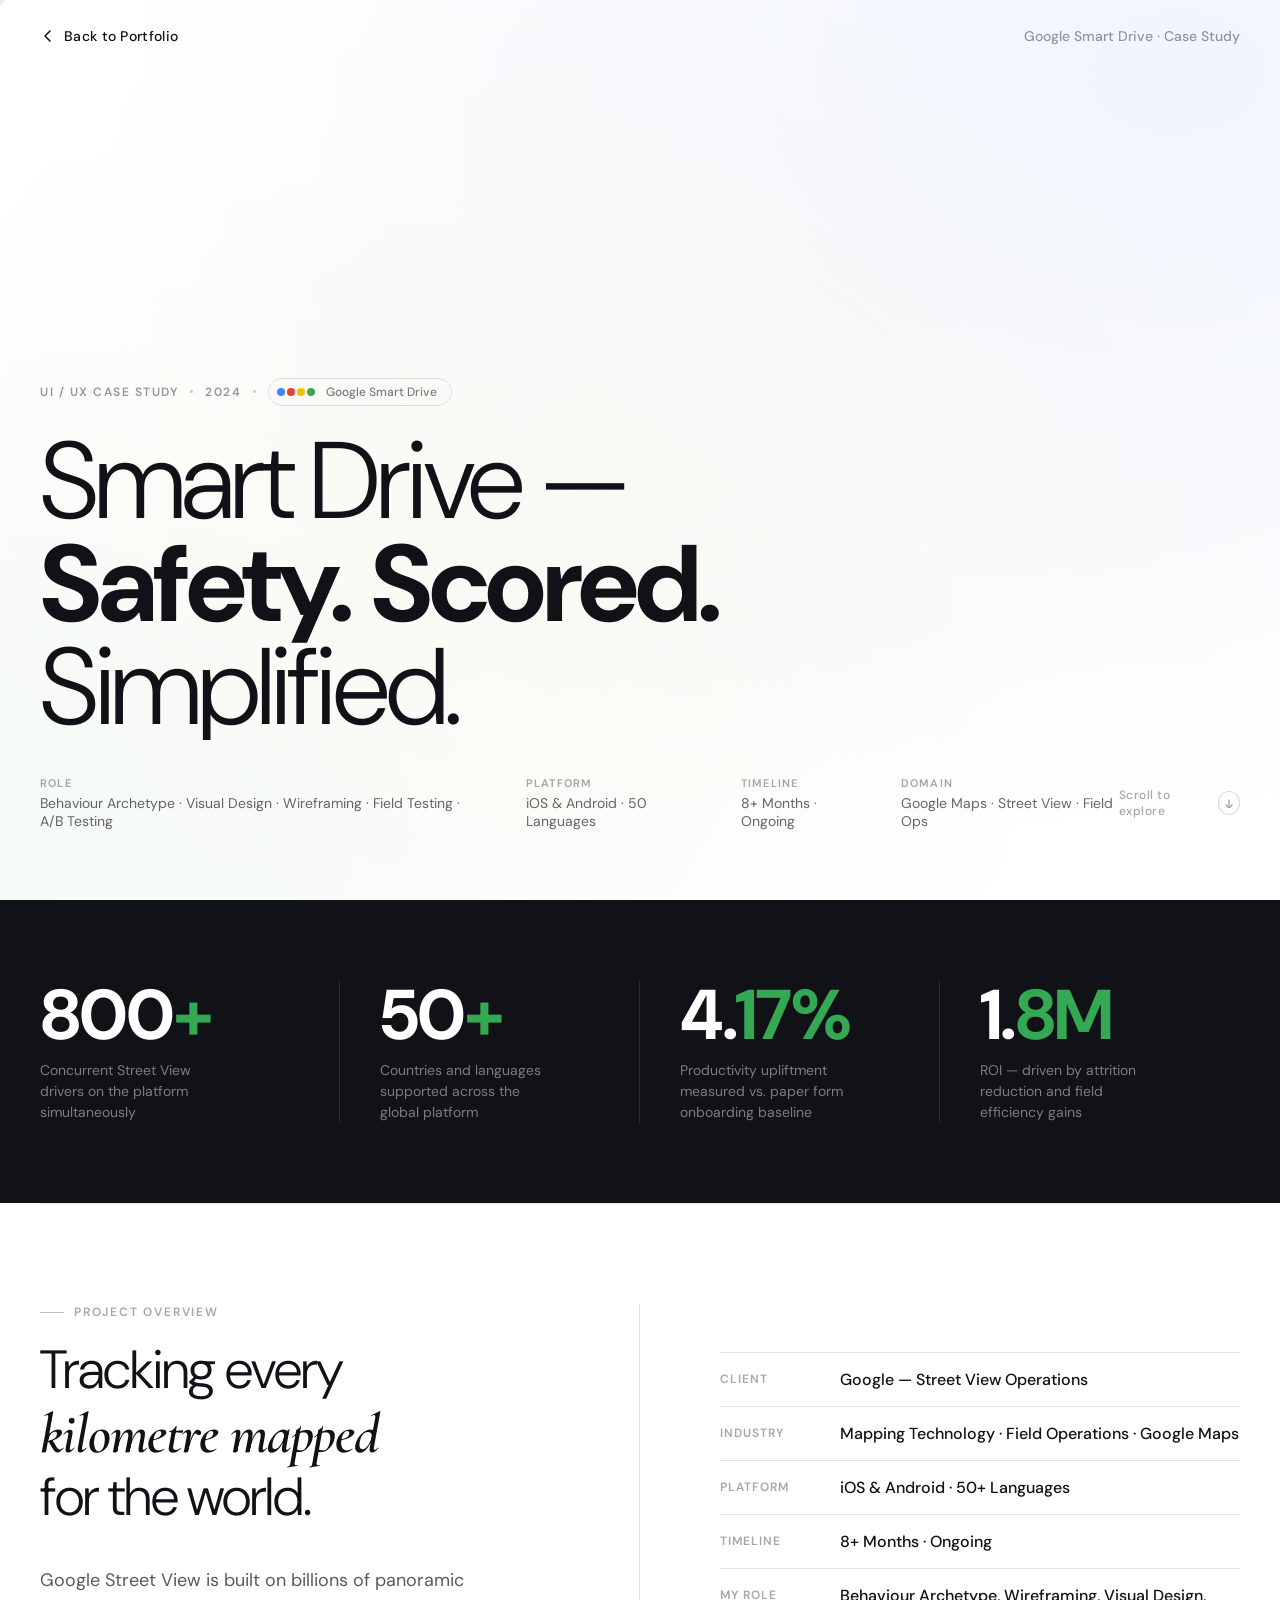
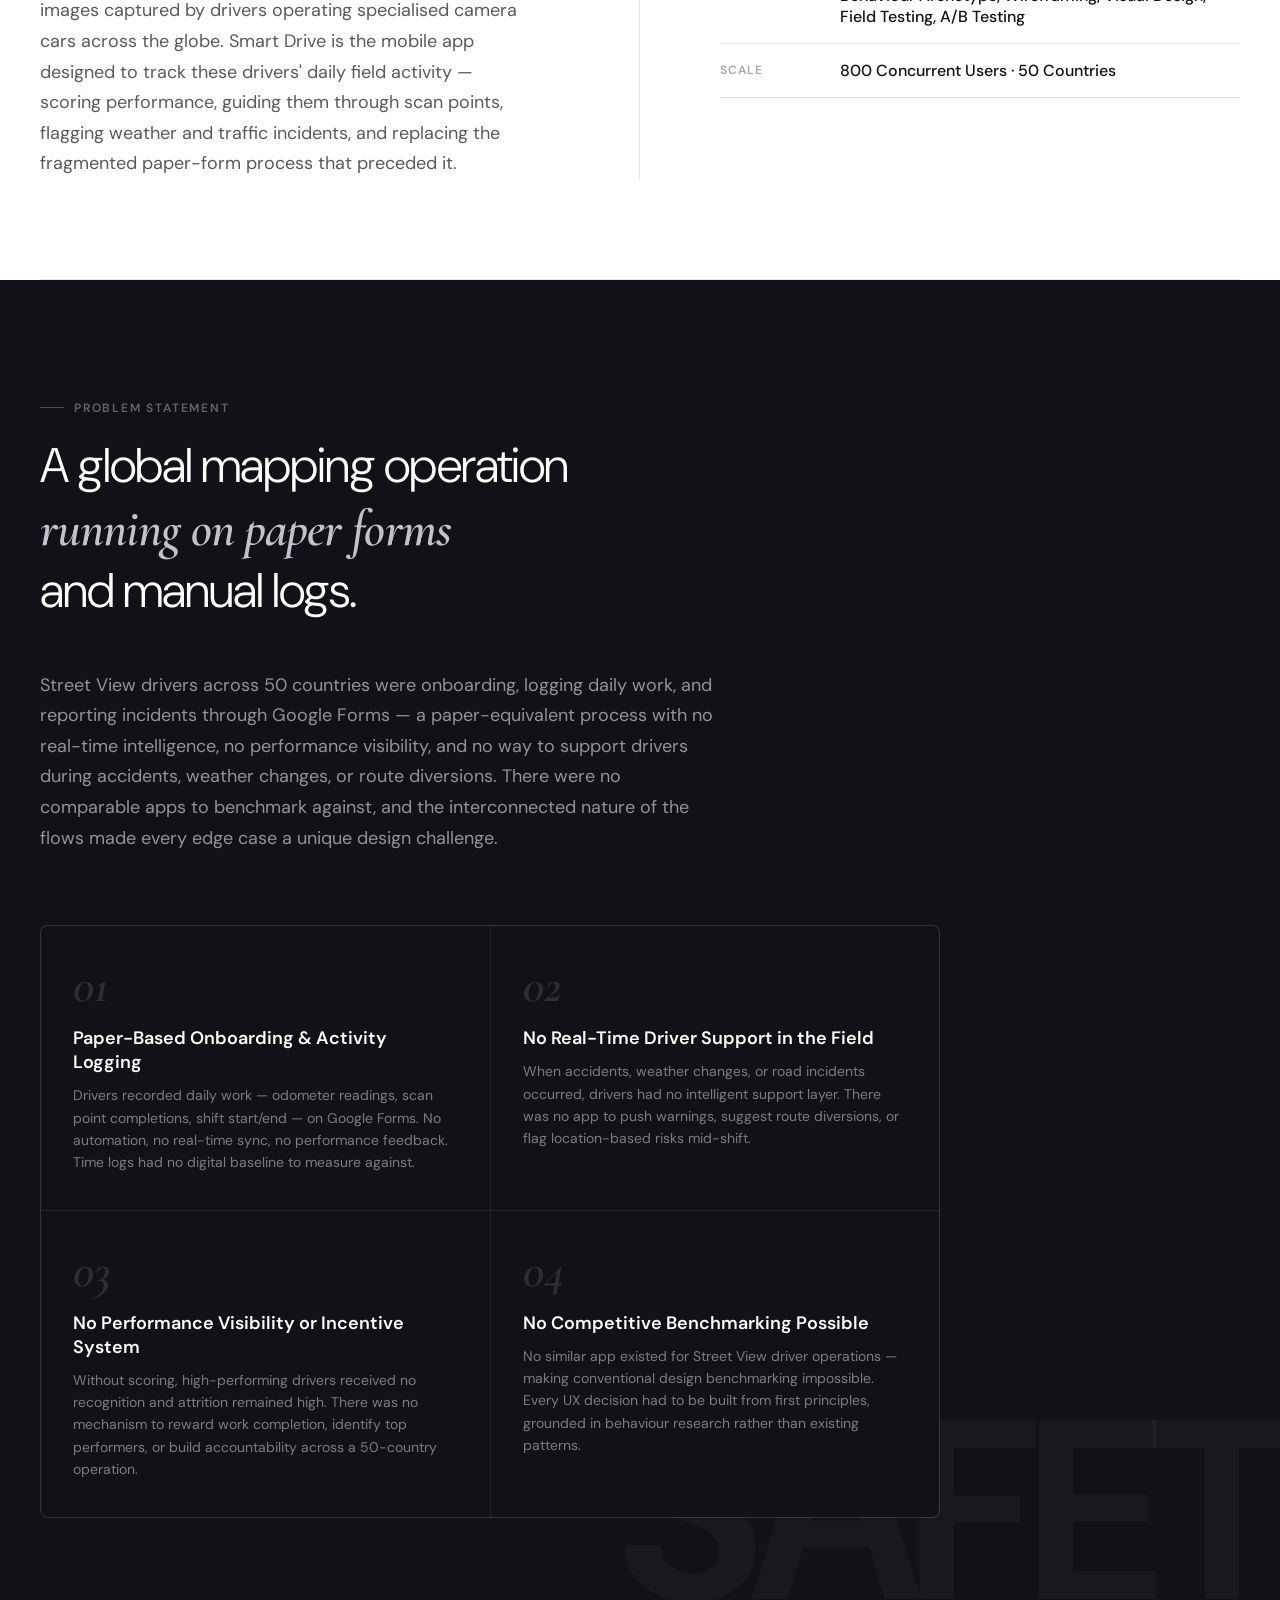
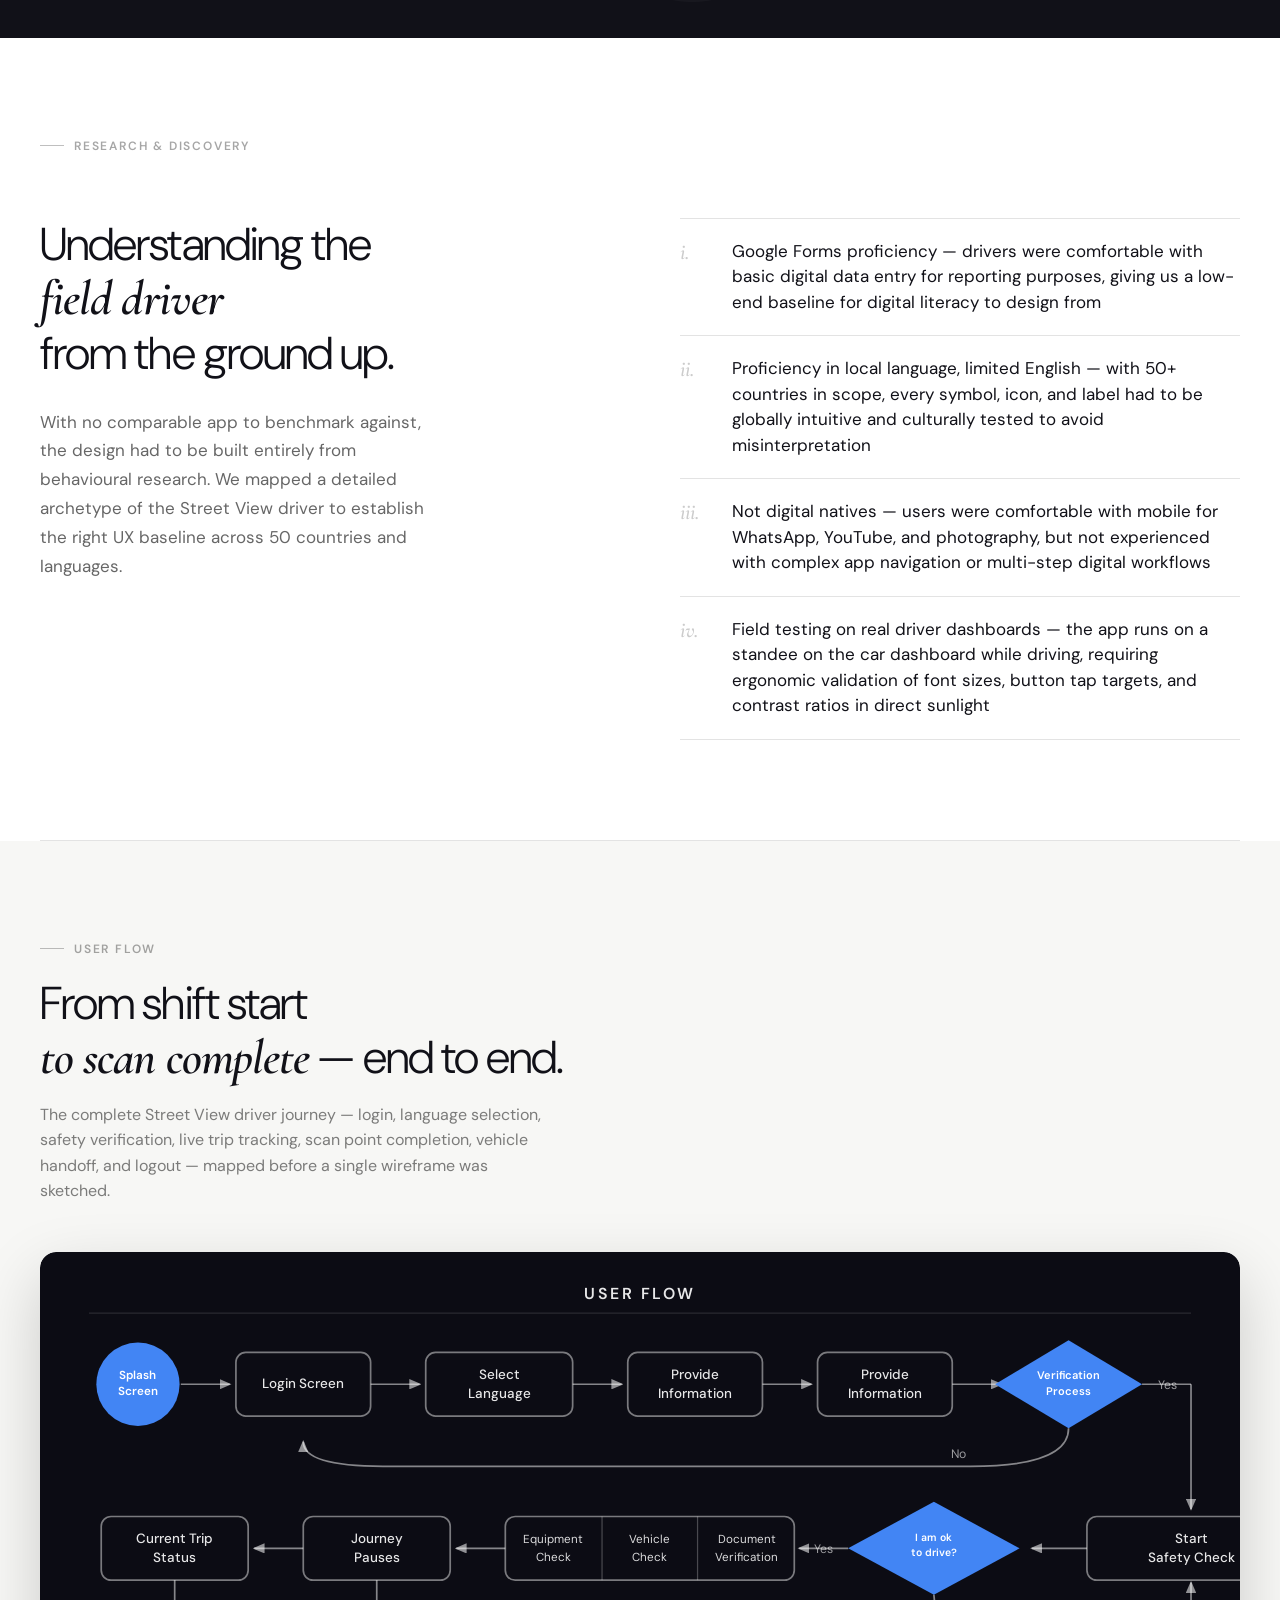
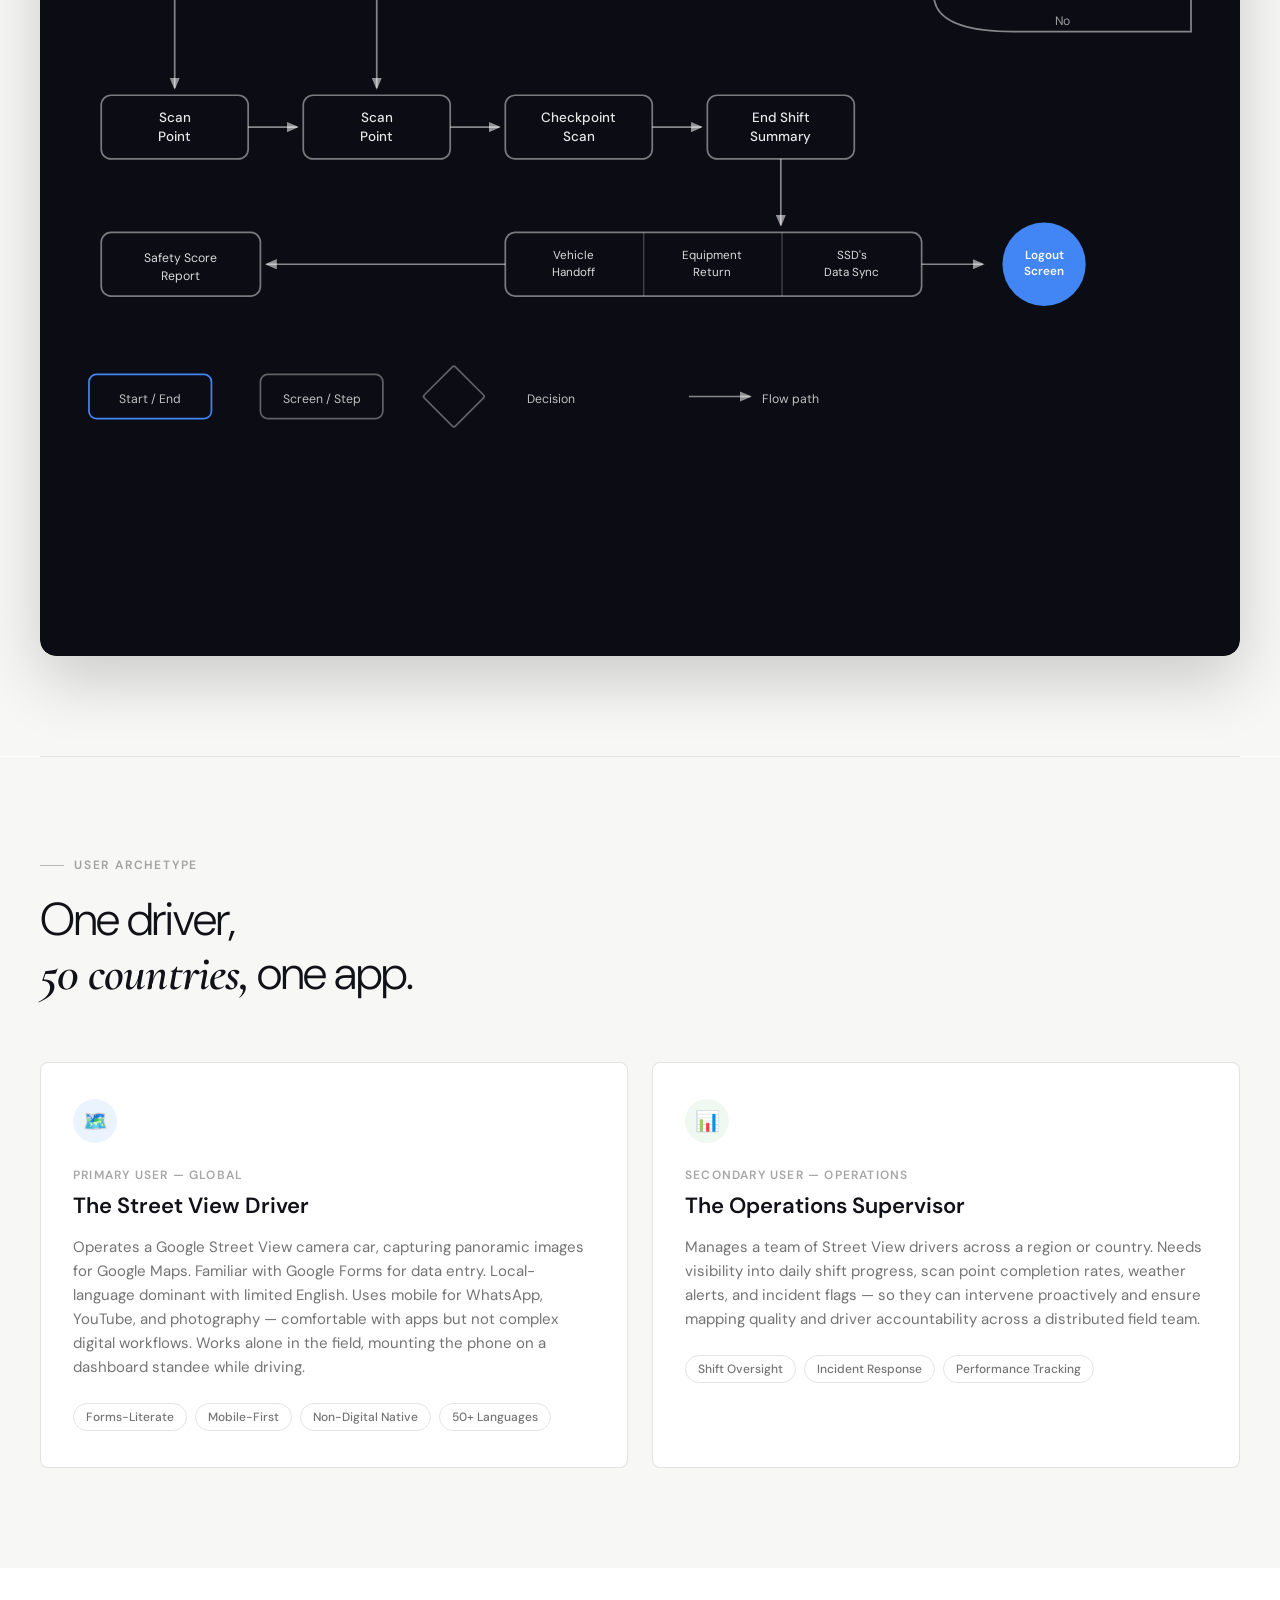
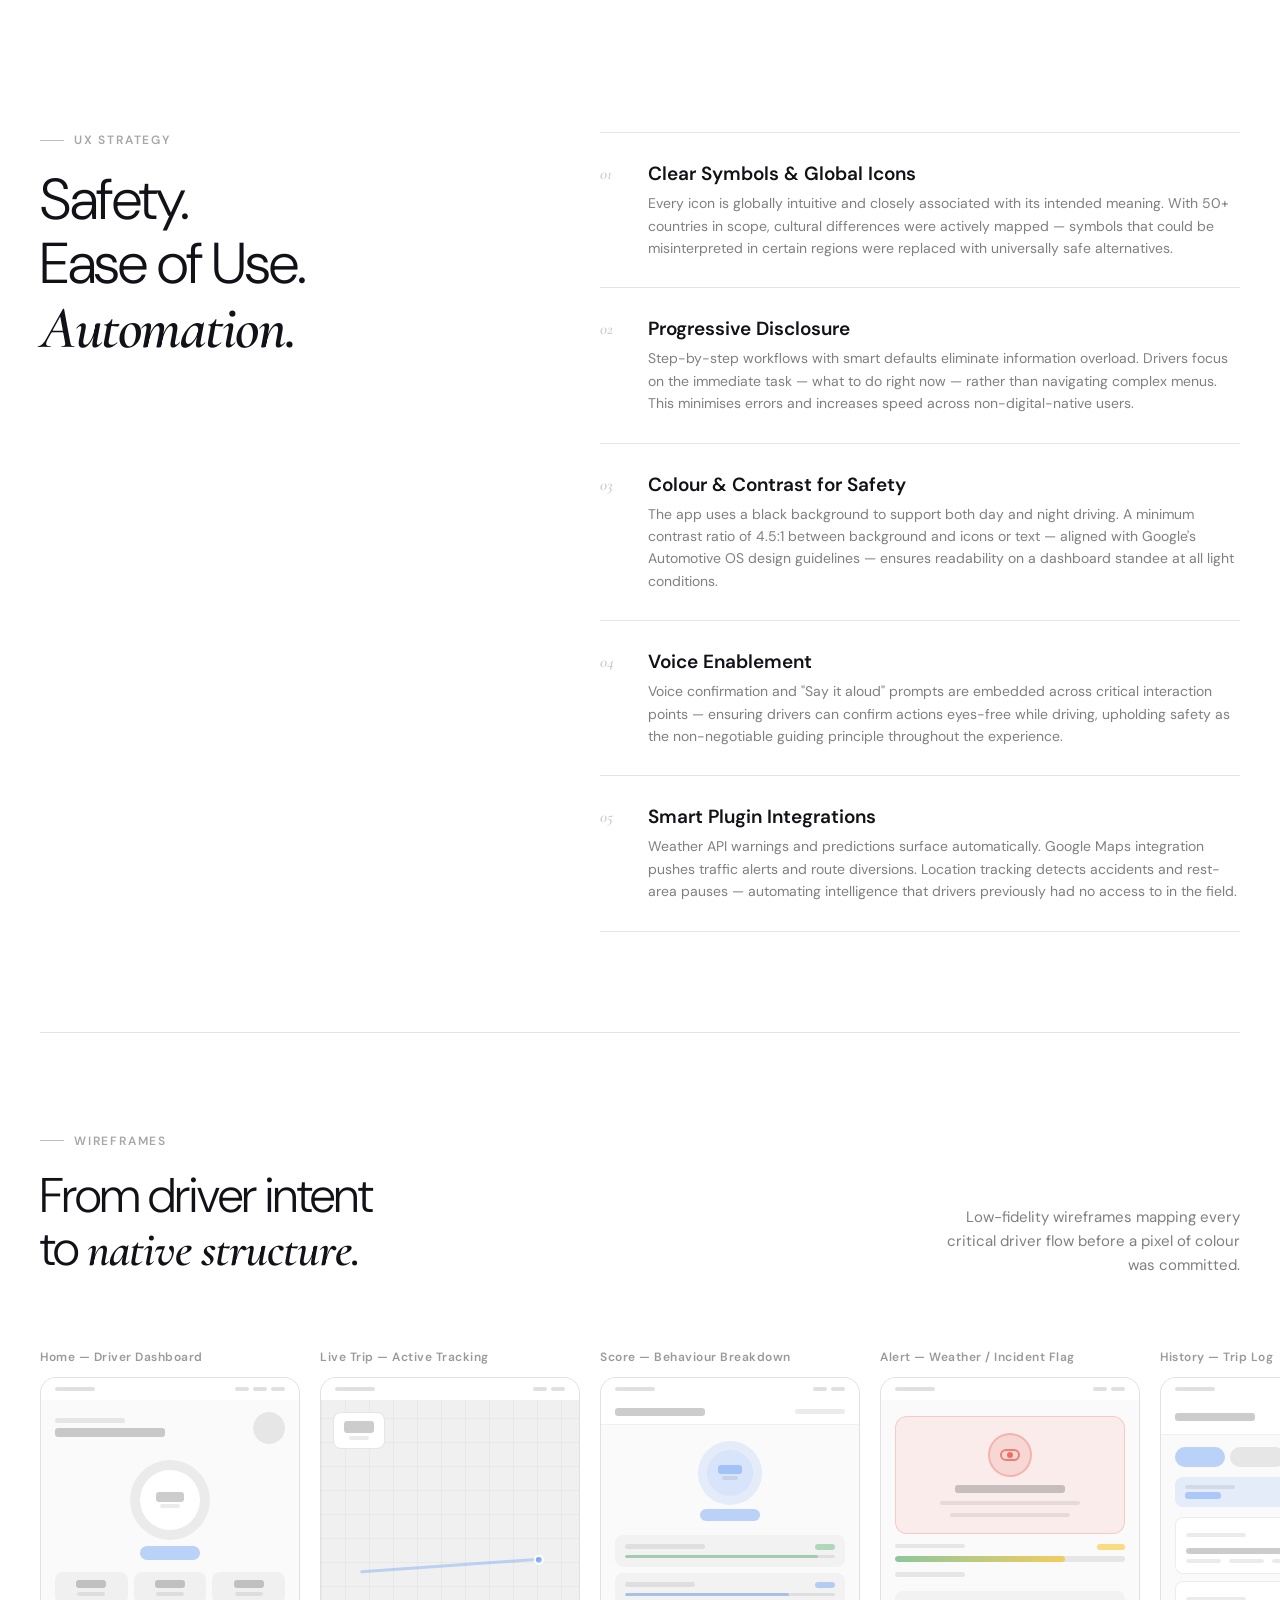
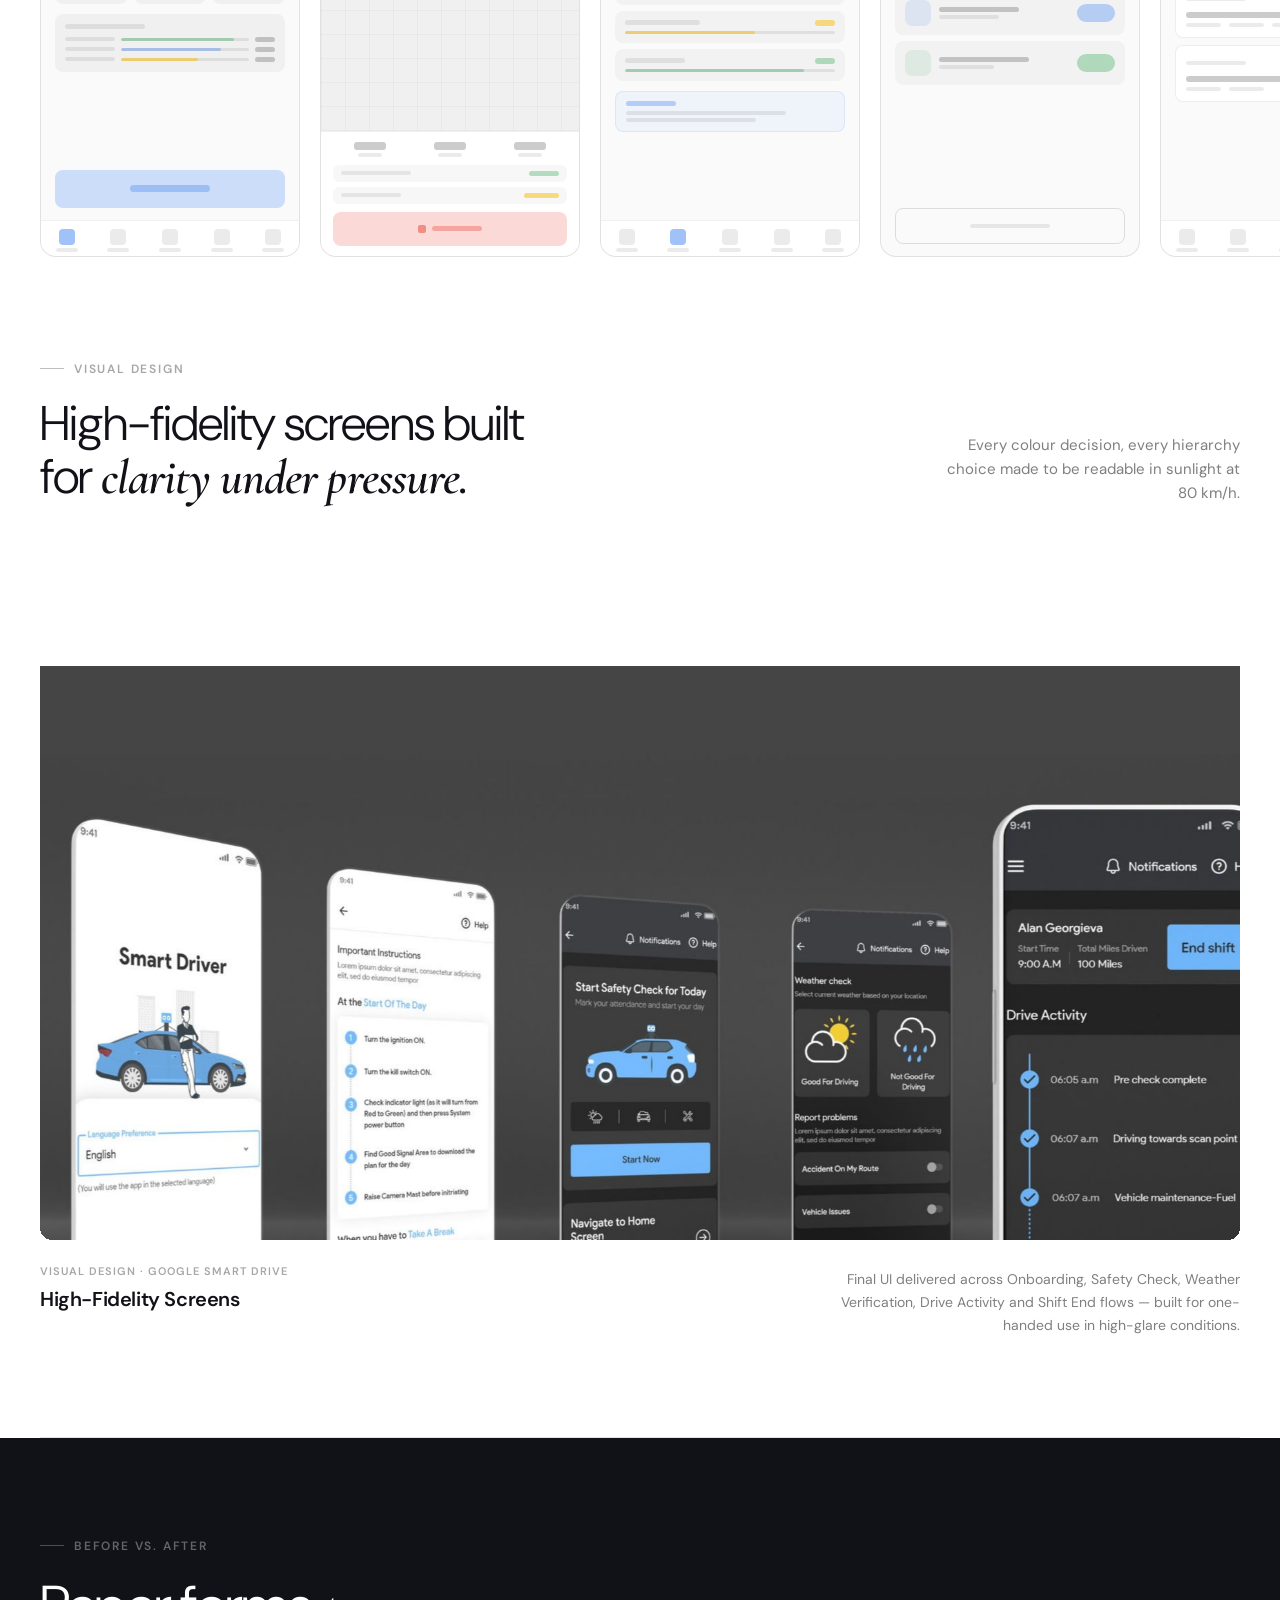
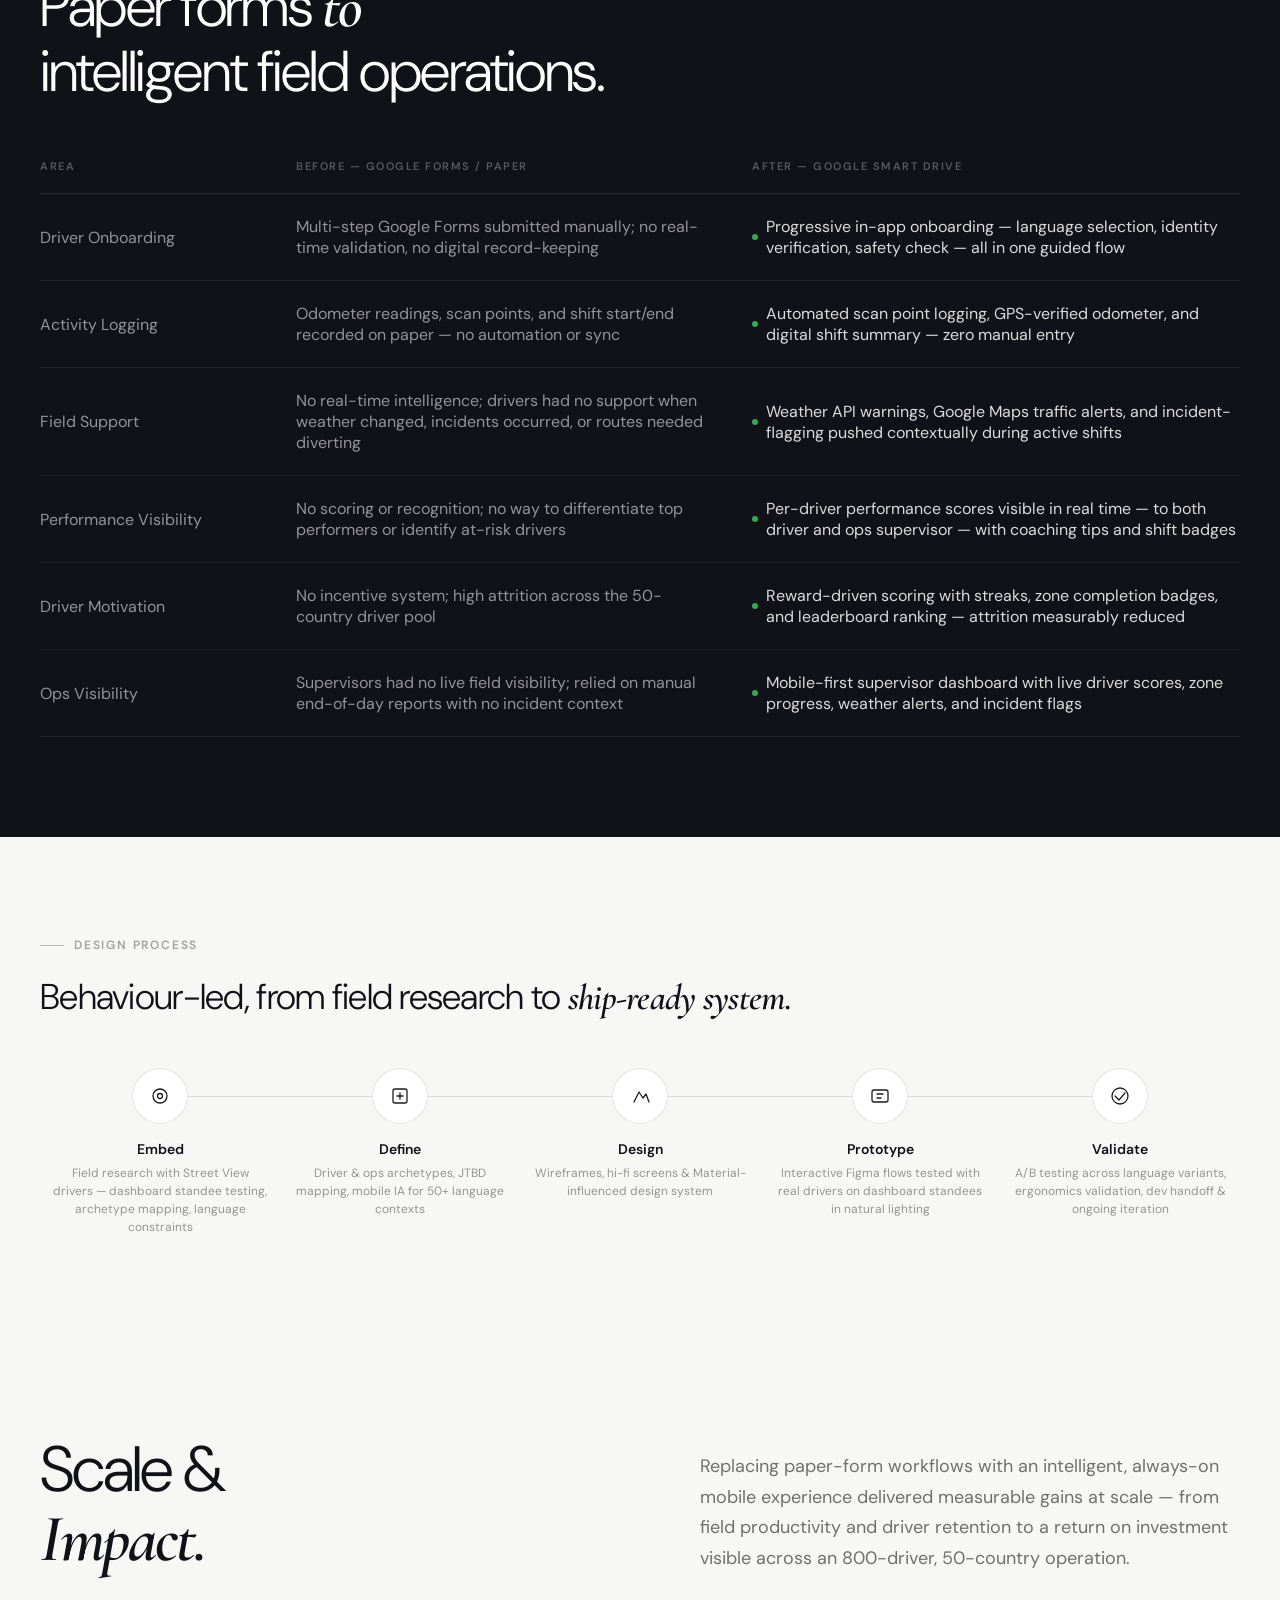
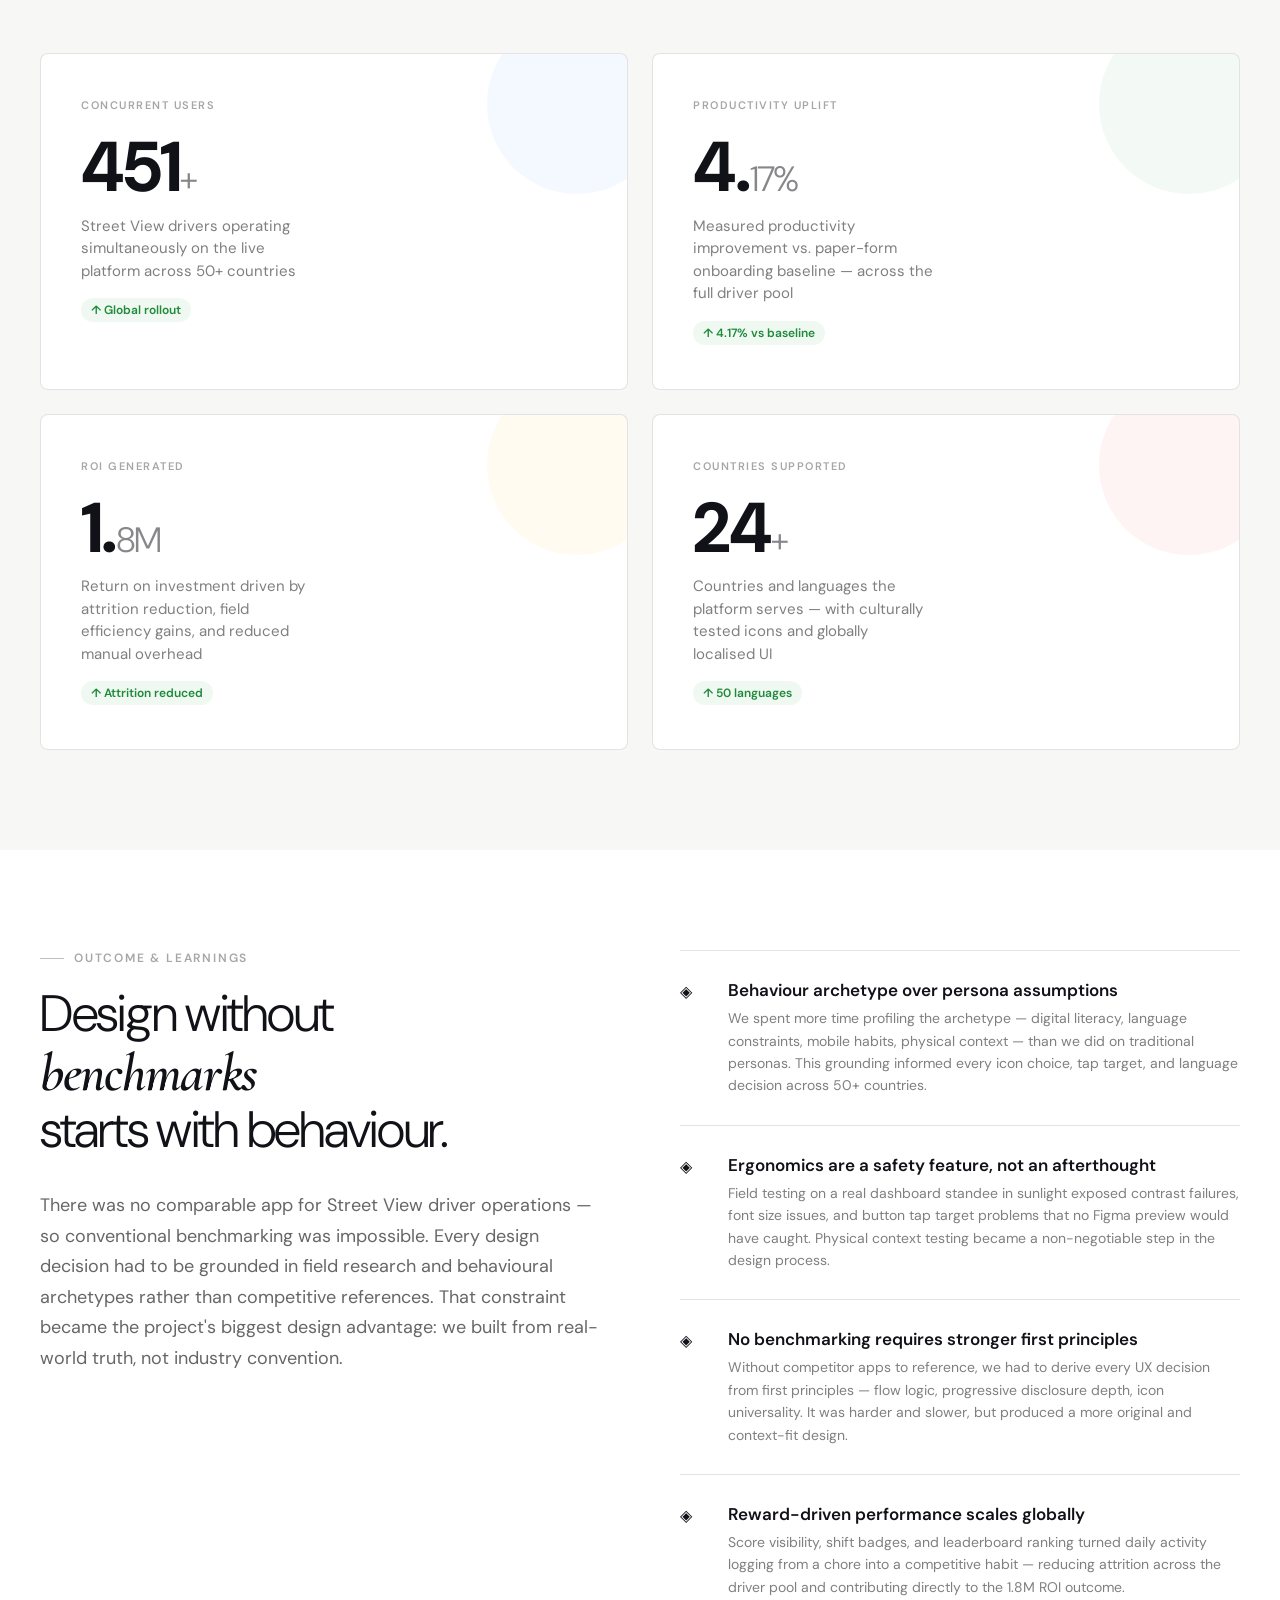
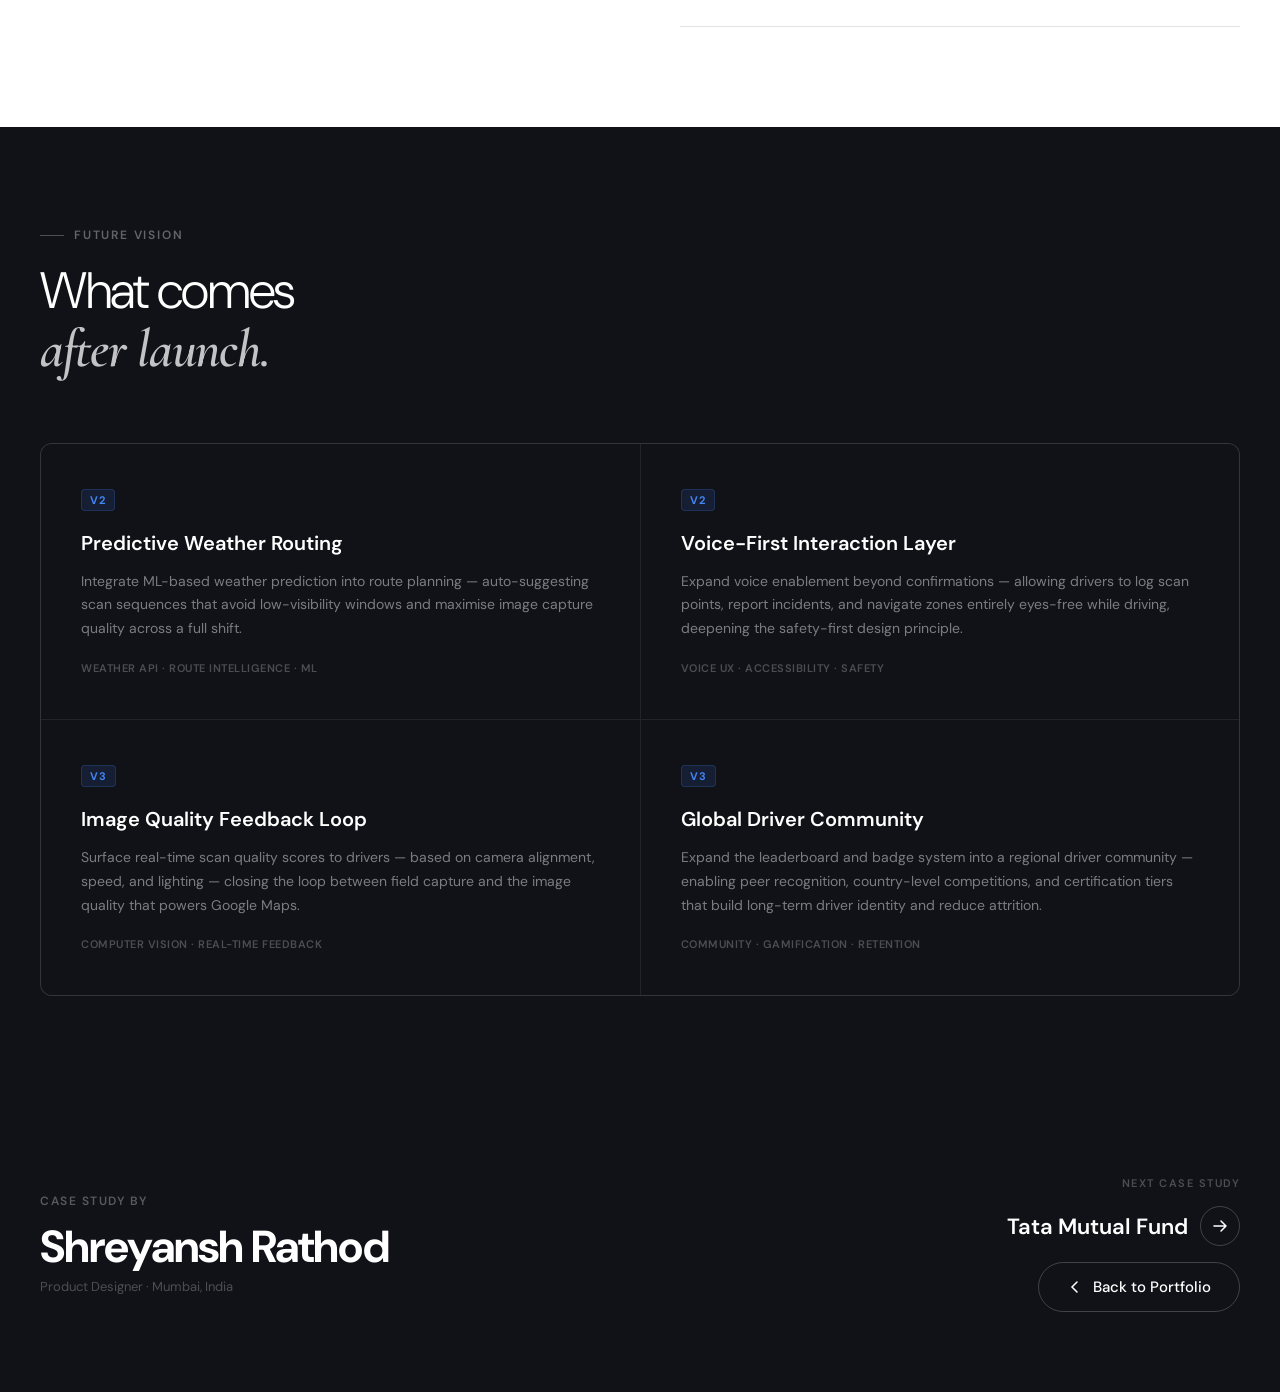
<file: google-smart-drive-case-study.html>
<!DOCTYPE html>
<html lang="en">
<head>
  <meta charset="UTF-8" />
  <meta name="viewport" content="width=device-width, initial-scale=1.0" />
  <title>Google Smart Drive — Case Study · Shreyansh Rathod</title>
  <link rel="preconnect" href="https://fonts.googleapis.com" />
  <link rel="preconnect" href="https://fonts.gstatic.com" crossorigin />
  <link href="https://fonts.googleapis.com/css2?family=DM+Sans:ital,opsz,wght@0,9..40,300;0,9..40,400;0,9..40,500;0,9..40,600;0,9..40,700;1,9..40,300;1,9..40,400&family=Cormorant+Garamond:ital,wght@1,400;1,600;1,700&display=swap" rel="stylesheet" />
  <link rel="stylesheet" href="google-smart-drive-case-study.css" />
</head>
<body>

<!-- LOADER -->
<div id="page-loader">
  <div class="loader-inner">
    <span class="loader-char">D</span>
    <span class="loader-char">R</span>
    <span class="loader-char">I</span>
    <span class="loader-char">V</span>
    <span class="loader-char">E</span>
  </div>
</div>

<!-- CURSOR -->
<div id="cursor"></div>

<!-- NAV -->
<nav class="nav" id="nav">
  <a href="index.html" class="nav-back">
    <svg width="16" height="16" viewBox="0 0 16 16" fill="none">
      <path d="M10 3L5 8L10 13" stroke="currentColor" stroke-width="1.5" stroke-linecap="round" stroke-linejoin="round"/>
    </svg>
    Back to Portfolio
  </a>
  <span class="nav-label">Google Smart Drive · Case Study</span>
</nav>

<!-- ═══ HERO ═══ -->
<section id="hero">
  <div class="hero-parallax-bg" id="heroBg"></div>
  <div class="hero-content">
    <div class="hero-eyebrow" id="heroEyebrow">
      <span class="hero-tag">UI / UX Case Study</span>
      <span class="hero-dot-sep"></span>
      <span class="hero-tag">2024</span>
      <span class="hero-dot-sep"></span>
      <div class="hero-client-badge">
        <div class="g-badge-dots">
          <div class="g-dot" style="background:#4285F4;"></div>
          <div class="g-dot" style="background:#EA4335;"></div>
          <div class="g-dot" style="background:#FBBC04;"></div>
          <div class="g-dot" style="background:#34A853;"></div>
        </div>
        &nbsp;Google Smart Drive
      </div>
    </div>
    <div class="hero-title">
      <span class="hero-title-line" id="hl1">Smart Drive —</span>
      <span class="hero-title-line bold" id="hl2">Safety. Scored.</span>
      <span class="hero-title-line" id="hl3">Simplified.</span>
    </div>
    <div class="hero-meta-row" id="heroMeta">
      <div class="hero-meta-items">
        <div class="hero-meta-item">
          <div class="hero-meta-key">Role</div>
          <div class="hero-meta-val">Behaviour Archetype · Visual Design · Wireframing · Field Testing · A/B Testing</div>
        </div>
        <div class="hero-meta-item">
          <div class="hero-meta-key">Platform</div>
          <div class="hero-meta-val">iOS &amp; Android · 50 Languages</div>
        </div>
        <div class="hero-meta-item">
          <div class="hero-meta-key">Timeline</div>
          <div class="hero-meta-val">8+ Months · Ongoing</div>
        </div>
        <div class="hero-meta-item">
          <div class="hero-meta-key">Domain</div>
          <div class="hero-meta-val">Google Maps · Street View · Field Ops</div>
        </div>
      </div>
      <div class="hero-scroll-hint">
        <span>Scroll to explore</span>
        <div class="scroll-arrow">
          <svg width="10" height="10" viewBox="0 0 10 10" fill="none">
            <path d="M5 2v6M2 7l3 3 3-3" stroke="rgba(0,0,0,0.4)" stroke-width="1.2" stroke-linecap="round"/>
          </svg>
        </div>
      </div>
    </div>
  </div>
</section>

<!-- ═══ IMPACT ═══ -->
<section id="impact">
  <div class="impact-grid">
    <div class="impact-item reveal">
      <div class="impact-num"><span class="counter" data-target="800">0</span><span class="accent">+</span></div>
      <div class="impact-label">Concurrent Street View drivers on the platform simultaneously</div>
    </div>
    <div class="impact-item reveal d1">
      <div class="impact-num"><span class="counter" data-target="50">0</span><span class="accent">+</span></div>
      <div class="impact-label">Countries and languages supported across the global platform</div>
    </div>
    <div class="impact-item reveal d2">
      <div class="impact-num">4.<span class="accent">17%</span></div>
      <div class="impact-label">Productivity upliftment measured vs. paper form onboarding baseline</div>
    </div>
    <div class="impact-item reveal d3">
      <div class="impact-num">1.<span class="accent">8M</span></div>
      <div class="impact-label">ROI — driven by attrition reduction and field efficiency gains</div>
    </div>
  </div>
</section>

<div class="divider"></div>

<!-- ═══ OVERVIEW ═══ -->
<section id="overview">
  <div class="overview-left reveal">
    <p class="s-label">Project Overview</p>
    <h2 class="overview-heading">
      Tracking every<br><em>kilometre mapped</em><br>for the world.
    </h2>
    <p class="overview-body">
      Google Street View is built on billions of panoramic images captured by drivers operating specialised camera cars across the globe. Smart Drive is the mobile app designed to track these drivers' daily field activity — scoring performance, guiding them through scan points, flagging weather and traffic incidents, and replacing the fragmented paper-form process that preceded it.
    </p>
  </div>
  <div class="overview-right reveal d1">
    <div class="meta-list">
      <div class="meta-row"><span class="meta-key">Client</span><span class="meta-val">Google — Street View Operations</span></div>
      <div class="meta-row"><span class="meta-key">Industry</span><span class="meta-val">Mapping Technology · Field Operations · Google Maps</span></div>
      <div class="meta-row"><span class="meta-key">Platform</span><span class="meta-val">iOS &amp; Android · 50+ Languages</span></div>
      <div class="meta-row"><span class="meta-key">Timeline</span><span class="meta-val">8+ Months · Ongoing</span></div>
      <div class="meta-row"><span class="meta-key">My Role</span><span class="meta-val">Behaviour Archetype, Wireframing, Visual Design, Field Testing, A/B Testing</span></div>
      <div class="meta-row"><span class="meta-key">Scale</span><span class="meta-val">800 Concurrent Users · 50 Countries</span></div>
    </div>
  </div>
</section>

<div class="divider"></div>

<!-- ═══ PROBLEM ═══ -->
<section id="problem">
  <div class="problem-bg-text" id="problemBgText">SAFETY</div>
  <div class="problem-inner">
    <p class="s-label light reveal">Problem Statement</p>
    <h2 class="problem-quote reveal d1">
      A global mapping operation<br><em>running on paper forms</em><br>and manual logs.
    </h2>
    <p class="problem-body reveal d2">
      Street View drivers across 50 countries were onboarding, logging daily work, and reporting incidents through Google Forms — a paper-equivalent process with no real-time intelligence, no performance visibility, and no way to support drivers during accidents, weather changes, or route diversions. There were no comparable apps to benchmark against, and the interconnected nature of the flows made every edge case a unique design challenge.
    </p>
    <div class="pain-points">
      <div class="pain-item reveal">
        <div class="pain-num">01</div>
        <div class="pain-title">Paper-Based Onboarding &amp; Activity Logging</div>
        <div class="pain-desc">Drivers recorded daily work — odometer readings, scan point completions, shift start/end — on Google Forms. No automation, no real-time sync, no performance feedback. Time logs had no digital baseline to measure against.</div>
      </div>
      <div class="pain-item reveal d1">
        <div class="pain-num">02</div>
        <div class="pain-title">No Real-Time Driver Support in the Field</div>
        <div class="pain-desc">When accidents, weather changes, or road incidents occurred, drivers had no intelligent support layer. There was no app to push warnings, suggest route diversions, or flag location-based risks mid-shift.</div>
      </div>
      <div class="pain-item reveal d2">
        <div class="pain-num">03</div>
        <div class="pain-title">No Performance Visibility or Incentive System</div>
        <div class="pain-desc">Without scoring, high-performing drivers received no recognition and attrition remained high. There was no mechanism to reward work completion, identify top performers, or build accountability across a 50-country operation.</div>
      </div>
      <div class="pain-item reveal d3">
        <div class="pain-num">04</div>
        <div class="pain-title">No Competitive Benchmarking Possible</div>
        <div class="pain-desc">No similar app existed for Street View driver operations — making conventional design benchmarking impossible. Every UX decision had to be built from first principles, grounded in behaviour research rather than existing patterns.</div>
      </div>
    </div>
  </div>
</section>

<!-- ═══ RESEARCH ═══ -->
<section id="research">
  <p class="s-label reveal">Research &amp; Discovery</p>
  <div class="research-grid">
    <div class="reveal d1">
      <h2 class="research-heading">
        Understanding the<br><em>field driver</em><br>from the ground up.
      </h2>
      <p style="margin-top:28px;font-size:17px;font-weight:400;line-height:1.7;color:rgba(0,0,0,.6);max-width:400px;">
        With no comparable app to benchmark against, the design had to be built entirely from behavioural research. We mapped a detailed archetype of the Street View driver to establish the right UX baseline across 50 countries and languages.
      </p>
    </div>
    <div class="reveal d2">
      <div class="method-list">
        <div class="method-item"><span class="method-num">i.</span><span class="method-text">Google Forms proficiency — drivers were comfortable with basic digital data entry for reporting purposes, giving us a low-end baseline for digital literacy to design from</span></div>
        <div class="method-item"><span class="method-num">ii.</span><span class="method-text">Proficiency in local language, limited English — with 50+ countries in scope, every symbol, icon, and label had to be globally intuitive and culturally tested to avoid misinterpretation</span></div>
        <div class="method-item"><span class="method-num">iii.</span><span class="method-text">Not digital natives — users were comfortable with mobile for WhatsApp, YouTube, and photography, but not experienced with complex app navigation or multi-step digital workflows</span></div>
        <div class="method-item"><span class="method-num">iv.</span><span class="method-text">Field testing on real driver dashboards — the app runs on a standee on the car dashboard while driving, requiring ergonomic validation of font sizes, button tap targets, and contrast ratios in direct sunlight</span></div>
      </div>
    </div>
  </div>
</section>

<div class="divider"></div>

<!-- ═══ USER FLOW ═══ -->
<section id="user-flow">
  <p class="s-label reveal">User Flow</p>
  <h2 class="flow-heading reveal d1">From shift start<br><em>to scan complete</em> — end to end.</h2>
  <p class="flow-subhead reveal d2">The complete Street View driver journey — login, language selection, safety verification, live trip tracking, scan point completion, vehicle handoff, and logout — mapped before a single wireframe was sketched.</p>

  <div class="flow-svg-wrap reveal d3">
    <svg xmlns="http://www.w3.org/2000/svg" viewBox="0 0 980 820" width="100%" style="display:block;border-radius:16px;background:#0c0c14;">
      <defs>
        <marker id="arr" markerWidth="7" markerHeight="6" refX="6" refY="3" orient="auto">
          <polygon points="0 0, 7 3, 0 6" fill="rgba(255,255,255,0.55)"/>
        </marker>
        <marker id="arr-blue" markerWidth="7" markerHeight="6" refX="6" refY="3" orient="auto">
          <polygon points="0 0, 7 3, 0 6" fill="#4285F4"/>
        </marker>
      </defs>

      <!-- Title bar -->
      <text x="490" y="38" text-anchor="middle" font-family="DM Sans, sans-serif" font-size="13" font-weight="600" fill="rgba(255,255,255,0.9)" letter-spacing="2">USER FLOW</text>
      <line x1="40" y1="50" x2="940" y2="50" stroke="rgba(255,255,255,0.12)" stroke-width="1"/>

      <!-- ── ROW 1: Splash → Onboarding strip ── -->
      <!-- Splash Screen (filled blue circle) -->
      <circle cx="80" cy="108" r="34" fill="#4285F4"/>
      <text x="80" y="104" text-anchor="middle" font-family="DM Sans, sans-serif" font-size="9.5" fill="#fff" font-weight="600">Splash</text>
      <text x="80" y="117" text-anchor="middle" font-family="DM Sans, sans-serif" font-size="9.5" fill="#fff" font-weight="600">Screen</text>

      <!-- Arrow: Splash → Login -->
      <line x1="115" y1="108" x2="155" y2="108" stroke="rgba(255,255,255,0.5)" stroke-width="1.4" marker-end="url(#arr)"/>

      <!-- Login Screen -->
      <rect x="160" y="82" width="110" height="52" rx="8" fill="none" stroke="rgba(255,255,255,0.45)" stroke-width="1.4"/>
      <text x="215" y="111" text-anchor="middle" font-family="DM Sans, sans-serif" font-size="11" fill="rgba(255,255,255,0.9)" font-weight="500">Login Screen</text>

      <!-- Arrow: Login → Select Language -->
      <line x1="270" y1="108" x2="310" y2="108" stroke="rgba(255,255,255,0.5)" stroke-width="1.4" marker-end="url(#arr)"/>

      <!-- Select Language -->
      <rect x="315" y="82" width="120" height="52" rx="8" fill="none" stroke="rgba(255,255,255,0.45)" stroke-width="1.4"/>
      <text x="375" y="104" text-anchor="middle" font-family="DM Sans, sans-serif" font-size="11" fill="rgba(255,255,255,0.9)" font-weight="500">Select</text>
      <text x="375" y="119" text-anchor="middle" font-family="DM Sans, sans-serif" font-size="11" fill="rgba(255,255,255,0.9)" font-weight="500">Language</text>

      <!-- Arrow: Select Lang → Provide Info -->
      <line x1="435" y1="108" x2="475" y2="108" stroke="rgba(255,255,255,0.5)" stroke-width="1.4" marker-end="url(#arr)"/>

      <!-- Provide Info 1 -->
      <rect x="480" y="82" width="110" height="52" rx="8" fill="none" stroke="rgba(255,255,255,0.45)" stroke-width="1.4"/>
      <text x="535" y="104" text-anchor="middle" font-family="DM Sans, sans-serif" font-size="11" fill="rgba(255,255,255,0.9)" font-weight="500">Provide</text>
      <text x="535" y="119" text-anchor="middle" font-family="DM Sans, sans-serif" font-size="11" fill="rgba(255,255,255,0.9)" font-weight="500">Information</text>

      <!-- Arrow: Provide Info 1 → Provide Info 2 -->
      <line x1="590" y1="108" x2="630" y2="108" stroke="rgba(255,255,255,0.5)" stroke-width="1.4" marker-end="url(#arr)"/>

      <!-- Provide Info 2 -->
      <rect x="635" y="82" width="110" height="52" rx="8" fill="none" stroke="rgba(255,255,255,0.45)" stroke-width="1.4"/>
      <text x="690" y="104" text-anchor="middle" font-family="DM Sans, sans-serif" font-size="11" fill="rgba(255,255,255,0.9)" font-weight="500">Provide</text>
      <text x="690" y="119" text-anchor="middle" font-family="DM Sans, sans-serif" font-size="11" fill="rgba(255,255,255,0.9)" font-weight="500">Information</text>

      <!-- Arrow: Provide Info 2 → Verification Diamond -->
      <line x1="745" y1="108" x2="785" y2="108" stroke="rgba(255,255,255,0.5)" stroke-width="1.4" marker-end="url(#arr)"/>

      <!-- Verification Process (diamond) -->
      <polygon points="840,72 900,108 840,144 780,108" fill="#4285F4"/>
      <text x="840" y="104" text-anchor="middle" font-family="DM Sans, sans-serif" font-size="9" fill="#fff" font-weight="600">Verification</text>
      <text x="840" y="117" text-anchor="middle" font-family="DM Sans, sans-serif" font-size="9" fill="#fff" font-weight="600">Process</text>

      <!-- "No" branch → back to Login (arc down-left) -->
      <path d="M840,144 Q840,175 760,175 Q680,175 600,175 Q520,175 440,175 Q360,175 280,175 Q215,175 215,155" fill="none" stroke="rgba(255,255,255,0.5)" stroke-width="1.4" marker-end="url(#arr)"/>
      <text x="750" y="168" text-anchor="middle" font-family="DM Sans, sans-serif" font-size="10" fill="rgba(255,255,255,0.6)">No</text>

      <!-- "Yes" label on right side of diamond -->
      <text x="913" y="112" font-family="DM Sans, sans-serif" font-size="10" fill="rgba(255,255,255,0.6)">Yes</text>
      <!-- Arrow right from diamond to "Start Safety Check" -->
      <line x1="900" y1="108" x2="940" y2="108" stroke="rgba(255,255,255,0.5)" stroke-width="1.4"/>
      <!-- Bend down to row 2 -->
      <line x1="940" y1="108" x2="940" y2="210" stroke="rgba(255,255,255,0.5)" stroke-width="1.4" marker-end="url(#arr)"/>

      <!-- ── ROW 2: Safety Check flow ── -->
      <!-- Start Safety Check -->
      <rect x="855" y="216" width="170" height="52" rx="8" fill="none" stroke="rgba(255,255,255,0.45)" stroke-width="1.4"/>
      <text x="940" y="238" text-anchor="middle" font-family="DM Sans, sans-serif" font-size="11" fill="rgba(255,255,255,0.9)" font-weight="500">Start</text>
      <text x="940" y="253" text-anchor="middle" font-family="DM Sans, sans-serif" font-size="11" fill="rgba(255,255,255,0.9)" font-weight="500">Safety Check</text>

      <!-- Arrow left from safety check to "ok to drive" diamond -->
      <line x1="855" y1="242" x2="810" y2="242" stroke="rgba(255,255,255,0.5)" stroke-width="1.4" marker-end="url(#arr)"/>

      <!-- "I am ok to drive" diamond -->
      <polygon points="730,204 800,242 730,280 660,242" fill="#4285F4"/>
      <text x="730" y="236" text-anchor="middle" font-family="DM Sans, sans-serif" font-size="8.5" fill="#fff" font-weight="600">I am ok</text>
      <text x="730" y="248" text-anchor="middle" font-family="DM Sans, sans-serif" font-size="8.5" fill="#fff" font-weight="600">to drive?</text>

      <!-- "No" branch from ok-to-drive → back to Start Safety Check (arc up) -->
      <path d="M730,280 Q730,310 795,310 Q860,310 940,310 Q940,270 940,270" fill="none" stroke="rgba(255,255,255,0.5)" stroke-width="1.4" marker-end="url(#arr)"/>
      <text x="835" y="305" text-anchor="middle" font-family="DM Sans, sans-serif" font-size="10" fill="rgba(255,255,255,0.6)">No</text>

      <!-- "Yes" label -->
      <text x="648" y="246" text-anchor="end" font-family="DM Sans, sans-serif" font-size="10" fill="rgba(255,255,255,0.6)">Yes</text>
      <!-- Arrow left from diamond -->
      <line x1="660" y1="242" x2="620" y2="242" stroke="rgba(255,255,255,0.5)" stroke-width="1.4" marker-end="url(#arr)"/>

      <!-- Equipment / Vehicle / Document check (triple-split rect) -->
      <rect x="380" y="216" width="236" height="52" rx="8" fill="none" stroke="rgba(255,255,255,0.45)" stroke-width="1.4"/>
      <line x1="459" y1="216" x2="459" y2="268" stroke="rgba(255,255,255,0.25)" stroke-width="1"/>
      <line x1="537" y1="216" x2="537" y2="268" stroke="rgba(255,255,255,0.25)" stroke-width="1"/>
      <text x="419" y="238" text-anchor="middle" font-family="DM Sans, sans-serif" font-size="9.5" fill="rgba(255,255,255,0.85)">Equipment</text>
      <text x="419" y="252" text-anchor="middle" font-family="DM Sans, sans-serif" font-size="9.5" fill="rgba(255,255,255,0.85)">Check</text>
      <text x="498" y="238" text-anchor="middle" font-family="DM Sans, sans-serif" font-size="9.5" fill="rgba(255,255,255,0.85)">Vehicle</text>
      <text x="498" y="252" text-anchor="middle" font-family="DM Sans, sans-serif" font-size="9.5" fill="rgba(255,255,255,0.85)">Check</text>
      <text x="577" y="238" text-anchor="middle" font-family="DM Sans, sans-serif" font-size="9.5" fill="rgba(255,255,255,0.85)">Document</text>
      <text x="577" y="252" text-anchor="middle" font-family="DM Sans, sans-serif" font-size="9.5" fill="rgba(255,255,255,0.85)">Verification</text>

      <!-- Arrow left from equipment block -->
      <line x1="380" y1="242" x2="340" y2="242" stroke="rgba(255,255,255,0.5)" stroke-width="1.4" marker-end="url(#arr)"/>

      <!-- Journey Pauses -->
      <rect x="215" y="216" width="120" height="52" rx="8" fill="none" stroke="rgba(255,255,255,0.45)" stroke-width="1.4"/>
      <text x="275" y="238" text-anchor="middle" font-family="DM Sans, sans-serif" font-size="11" fill="rgba(255,255,255,0.9)" font-weight="500">Journey</text>
      <text x="275" y="253" text-anchor="middle" font-family="DM Sans, sans-serif" font-size="11" fill="rgba(255,255,255,0.9)" font-weight="500">Pauses</text>

      <!-- Arrow left from Journey Pauses -->
      <line x1="215" y1="242" x2="175" y2="242" stroke="rgba(255,255,255,0.5)" stroke-width="1.4" marker-end="url(#arr)"/>

      <!-- Current Trip Status -->
      <rect x="50" y="216" width="120" height="52" rx="8" fill="none" stroke="rgba(255,255,255,0.45)" stroke-width="1.4"/>
      <text x="110" y="238" text-anchor="middle" font-family="DM Sans, sans-serif" font-size="11" fill="rgba(255,255,255,0.9)" font-weight="500">Current Trip</text>
      <text x="110" y="253" text-anchor="middle" font-family="DM Sans, sans-serif" font-size="11" fill="rgba(255,255,255,0.9)" font-weight="500">Status</text>

      <!-- Vertical arrow down from Current Trip -->
      <line x1="110" y1="268" x2="110" y2="356" stroke="rgba(255,255,255,0.5)" stroke-width="1.4" marker-end="url(#arr)"/>

      <!-- ── ROW 3: Scan flow strip ── -->
      <!-- Scan Point 1 -->
      <rect x="50" y="362" width="120" height="52" rx="8" fill="none" stroke="rgba(255,255,255,0.45)" stroke-width="1.4"/>
      <text x="110" y="384" text-anchor="middle" font-family="DM Sans, sans-serif" font-size="11" fill="rgba(255,255,255,0.9)" font-weight="500">Scan</text>
      <text x="110" y="399" text-anchor="middle" font-family="DM Sans, sans-serif" font-size="11" fill="rgba(255,255,255,0.9)" font-weight="500">Point</text>

      <!-- Arrow right: Scan → Scan Point 2 -->
      <line x1="170" y1="388" x2="210" y2="388" stroke="rgba(255,255,255,0.5)" stroke-width="1.4" marker-end="url(#arr)"/>

      <!-- Scan Point 2 -->
      <rect x="215" y="362" width="120" height="52" rx="8" fill="none" stroke="rgba(255,255,255,0.45)" stroke-width="1.4"/>
      <text x="275" y="384" text-anchor="middle" font-family="DM Sans, sans-serif" font-size="11" fill="rgba(255,255,255,0.9)" font-weight="500">Scan</text>
      <text x="275" y="399" text-anchor="middle" font-family="DM Sans, sans-serif" font-size="11" fill="rgba(255,255,255,0.9)" font-weight="500">Point</text>

      <!-- Arrow right: Scan Point 2 → Checkpoint -->
      <line x1="335" y1="388" x2="375" y2="388" stroke="rgba(255,255,255,0.5)" stroke-width="1.4" marker-end="url(#arr)"/>

      <!-- Checkpoint -->
      <rect x="380" y="362" width="120" height="52" rx="8" fill="none" stroke="rgba(255,255,255,0.45)" stroke-width="1.4"/>
      <text x="440" y="384" text-anchor="middle" font-family="DM Sans, sans-serif" font-size="11" fill="rgba(255,255,255,0.9)" font-weight="500">Checkpoint</text>
      <text x="440" y="399" text-anchor="middle" font-family="DM Sans, sans-serif" font-size="11" fill="rgba(255,255,255,0.9)" font-weight="500">Scan</text>

      <!-- Arrow right → End Shift -->
      <line x1="500" y1="388" x2="540" y2="388" stroke="rgba(255,255,255,0.5)" stroke-width="1.4" marker-end="url(#arr)"/>

      <!-- End Shift -->
      <rect x="545" y="362" width="120" height="52" rx="8" fill="none" stroke="rgba(255,255,255,0.45)" stroke-width="1.4"/>
      <text x="605" y="384" text-anchor="middle" font-family="DM Sans, sans-serif" font-size="11" fill="rgba(255,255,255,0.9)" font-weight="500">End Shift</text>
      <text x="605" y="399" text-anchor="middle" font-family="DM Sans, sans-serif" font-size="11" fill="rgba(255,255,255,0.9)" font-weight="500">Summary</text>

      <!-- Vertical arrow down from End Shift -->
      <line x1="605" y1="414" x2="605" y2="468" stroke="rgba(255,255,255,0.5)" stroke-width="1.4" marker-end="url(#arr)"/>

      <!-- ── ROW 4: Post-shift handoffs ── -->
      <!-- Vehicle handoff triple box -->
      <rect x="380" y="474" width="340" height="52" rx="8" fill="none" stroke="rgba(255,255,255,0.45)" stroke-width="1.4"/>
      <line x1="493" y1="474" x2="493" y2="526" stroke="rgba(255,255,255,0.25)" stroke-width="1"/>
      <line x1="606" y1="474" x2="606" y2="526" stroke="rgba(255,255,255,0.25)" stroke-width="1"/>
      <text x="436" y="496" text-anchor="middle" font-family="DM Sans, sans-serif" font-size="9.5" fill="rgba(255,255,255,0.85)">Vehicle</text>
      <text x="436" y="510" text-anchor="middle" font-family="DM Sans, sans-serif" font-size="9.5" fill="rgba(255,255,255,0.85)">Handoff</text>
      <text x="549" y="496" text-anchor="middle" font-family="DM Sans, sans-serif" font-size="9.5" fill="rgba(255,255,255,0.85)">Equipment</text>
      <text x="549" y="510" text-anchor="middle" font-family="DM Sans, sans-serif" font-size="9.5" fill="rgba(255,255,255,0.85)">Return</text>
      <text x="663" y="496" text-anchor="middle" font-family="DM Sans, sans-serif" font-size="9.5" fill="rgba(255,255,255,0.85)">SSD's</text>
      <text x="663" y="510" text-anchor="middle" font-family="DM Sans, sans-serif" font-size="9.5" fill="rgba(255,255,255,0.85)">Data Sync</text>

      <!-- Arrow right from triple box → Logout circle -->
      <line x1="720" y1="500" x2="770" y2="500" stroke="rgba(255,255,255,0.5)" stroke-width="1.4" marker-end="url(#arr)"/>

      <!-- Logout Screen (blue circle) -->
      <circle cx="820" cy="500" r="34" fill="#4285F4"/>
      <text x="820" y="496" text-anchor="middle" font-family="DM Sans, sans-serif" font-size="9.5" fill="#fff" font-weight="600">Logout</text>
      <text x="820" y="509" text-anchor="middle" font-family="DM Sans, sans-serif" font-size="9.5" fill="#fff" font-weight="600">Screen</text>

      <!-- Legend row -->
      <rect x="40" y="590" width="100" height="36" rx="6" fill="none" stroke="#4285F4" stroke-width="1.4"/>
      <text x="90" y="613" text-anchor="middle" font-family="DM Sans, sans-serif" font-size="10" fill="rgba(255,255,255,0.75)">Start / End</text>

      <rect x="180" y="590" width="100" height="36" rx="6" fill="none" stroke="rgba(255,255,255,0.35)" stroke-width="1.4"/>
      <text x="230" y="613" text-anchor="middle" font-family="DM Sans, sans-serif" font-size="10" fill="rgba(255,255,255,0.75)">Screen / Step</text>

      <rect x="320" y="590" width="36" height="36" rx="2" fill="none" stroke="rgba(255,255,255,0.35)" stroke-width="1.4" transform="rotate(45,338,608)"/>
      <text x="398" y="613" text-anchor="start" font-family="DM Sans, sans-serif" font-size="10" fill="rgba(255,255,255,0.75)">Decision</text>

      <line x1="530" y1="608" x2="580" y2="608" stroke="rgba(255,255,255,0.5)" stroke-width="1.4" marker-end="url(#arr)"/>
      <text x="590" y="613" text-anchor="start" font-family="DM Sans, sans-serif" font-size="10" fill="rgba(255,255,255,0.75)">Flow path</text>

      <!-- connector line: Equipment box row2 → Journey Pauses (they're in same row, just arrow left from equip) - already done above -->

      <!-- Vertical connector from Journey Pauses / Current Trip alignment: arrow from Journey Pauses down to Scan Point 2 -->
      <line x1="275" y1="268" x2="275" y2="356" stroke="rgba(255,255,255,0.5)" stroke-width="1.4" marker-end="url(#arr)"/>

      <!-- connect row 4 triple box back left to scan row: arrow from scan end shift down -->
      <!-- already done via vertical arrow from End Shift -->
      <!-- Arrow from triple box going left to Scan Point 1 area if needed -->
      <line x1="380" y1="500" x2="185" y2="500" stroke="rgba(255,255,255,0.5)" stroke-width="1.4" marker-end="url(#arr)"/>
      <!-- Scan row side-box on left row 4 -->
      <rect x="50" y="474" width="130" height="52" rx="8" fill="none" stroke="rgba(255,255,255,0.45)" stroke-width="1.4"/>
      <text x="115" y="498" text-anchor="middle" font-family="DM Sans, sans-serif" font-size="10" fill="rgba(255,255,255,0.85)">Safety Score</text>
      <text x="115" y="513" text-anchor="middle" font-family="DM Sans, sans-serif" font-size="10" fill="rgba(255,255,255,0.85)">Report</text>
    </svg>
  </div>
</section>

<div class="divider"></div>

<!-- ═══ PERSONAS ═══ -->
<section id="personas">
  <p class="s-label reveal">User Archetype</p>
  <h2 class="personas-heading reveal d1">One driver,<br><em>50 countries,</em> one app.</h2>
  <div class="persona-grid" style="grid-template-columns:1fr 1fr;">
    <div class="persona-card reveal">
      <div class="persona-icon blue">🗺️</div>
      <div class="persona-role">Primary User — Global</div>
      <div class="persona-name">The Street View Driver</div>
      <div class="persona-need">Operates a Google Street View camera car, capturing panoramic images for Google Maps. Familiar with Google Forms for data entry. Local-language dominant with limited English. Uses mobile for WhatsApp, YouTube, and photography — comfortable with apps but not complex digital workflows. Works alone in the field, mounting the phone on a dashboard standee while driving.</div>
      <div class="persona-tags"><span class="persona-tag">Forms-Literate</span><span class="persona-tag">Mobile-First</span><span class="persona-tag">Non-Digital Native</span><span class="persona-tag">50+ Languages</span></div>
    </div>
    <div class="persona-card reveal d1">
      <div class="persona-icon green">📊</div>
      <div class="persona-role">Secondary User — Operations</div>
      <div class="persona-name">The Operations Supervisor</div>
      <div class="persona-need">Manages a team of Street View drivers across a region or country. Needs visibility into daily shift progress, scan point completion rates, weather alerts, and incident flags — so they can intervene proactively and ensure mapping quality and driver accountability across a distributed field team.</div>
      <div class="persona-tags"><span class="persona-tag">Shift Oversight</span><span class="persona-tag">Incident Response</span><span class="persona-tag">Performance Tracking</span></div>
    </div>
  </div>
</section>

<!-- ═══ UX STRATEGY ═══ -->
<section id="strategy">
  <div class="strategy-layout">
    <div class="reveal">
      <p class="s-label">UX Strategy</p>
      <h2 class="strategy-heading">Safety.<br>Ease of Use.<br><em>Automation.</em>
      </h2>
    </div>
    <div class="reveal d1">
      <div class="pillar-item">
        <span class="pillar-num">01</span>
        <div><div class="pillar-title">Clear Symbols &amp; Global Icons</div><div class="pillar-desc">Every icon is globally intuitive and closely associated with its intended meaning. With 50+ countries in scope, cultural differences were actively mapped — symbols that could be misinterpreted in certain regions were replaced with universally safe alternatives.</div></div>
      </div>
      <div class="pillar-item">
        <span class="pillar-num">02</span>
        <div><div class="pillar-title">Progressive Disclosure</div><div class="pillar-desc">Step-by-step workflows with smart defaults eliminate information overload. Drivers focus on the immediate task — what to do right now — rather than navigating complex menus. This minimises errors and increases speed across non-digital-native users.</div></div>
      </div>
      <div class="pillar-item">
        <span class="pillar-num">03</span>
        <div><div class="pillar-title">Colour &amp; Contrast for Safety</div><div class="pillar-desc">The app uses a black background to support both day and night driving. A minimum contrast ratio of 4.5:1 between background and icons or text — aligned with Google's Automotive OS design guidelines — ensures readability on a dashboard standee at all light conditions.</div></div>
      </div>
      <div class="pillar-item">
        <span class="pillar-num">04</span>
        <div><div class="pillar-title">Voice Enablement</div><div class="pillar-desc">Voice confirmation and "Say it aloud" prompts are embedded across critical interaction points — ensuring drivers can confirm actions eyes-free while driving, upholding safety as the non-negotiable guiding principle throughout the experience.</div></div>
      </div>
      <div class="pillar-item">
        <span class="pillar-num">05</span>
        <div><div class="pillar-title">Smart Plugin Integrations</div><div class="pillar-desc">Weather API warnings and predictions surface automatically. Google Maps integration pushes traffic alerts and route diversions. Location tracking detects accidents and rest-area pauses — automating intelligence that drivers previously had no access to in the field.</div></div>
      </div>
    </div>
  </div>
</section>

<!-- ═══ DESIGN SHOWCASE ═══ -->
<div class="divider"></div>
<section id="design-showcase">

  <!-- WIREFRAMES -->
  <div style="padding:0 40px;margin-bottom:72px;">
    <p class="s-label reveal">Wireframes</p>
    <div style="display:flex;justify-content:space-between;align-items:flex-end;margin-bottom:40px;">
      <h2 class="reveal d1" style="font-family:var(--font-sans);font-weight:300;font-size:clamp(32px,3.8vw,58px);letter-spacing:-0.02em;line-height:1.1;">
        From driver intent<br>to <em style="font-family:var(--font-serif);font-style:italic;font-weight:600;">native structure.</em>
      </h2>
      <p class="reveal d2" style="font-size:15px;font-weight:400;color:rgba(0,0,0,.5);max-width:300px;line-height:1.6;text-align:right;">
        Low-fidelity wireframes mapping every critical driver flow before a pixel of colour was committed.
      </p>
    </div>
  </div>

  <div class="wf-strip reveal">
    <div class="wf-track">

      <!-- Screen 1: Dashboard -->
      <div class="wf-frame">
        <div class="wf-label">Home — Driver Dashboard</div>
        <div class="wf-screen">
          <div class="wf-screen-inner">
            <div class="wf-status-bar"><div class="wf-sb-dot"></div><div class="wf-sb-icons"><div class="wf-sb-icon"></div><div class="wf-sb-icon"></div><div class="wf-sb-icon"></div></div></div>
            <div class="wf-body">
              <!-- greeting -->
              <div style="display:flex;justify-content:space-between;align-items:center;">
                <div><div class="wf-r" style="width:70px;height:5px;margin-bottom:5px;"></div><div class="wf-r dark" style="width:110px;height:9px;"></div></div>
                <div style="width:32px;height:32px;border-radius:50%;background:rgba(0,0,0,.08);"></div>
              </div>
              <!-- score ring -->
              <div style="display:flex;justify-content:center;align-items:center;flex-direction:column;padding:6px 0 2px;gap:6px;">
                <div style="width:80px;height:80px;border-radius:50%;background:rgba(0,0,0,.06);display:flex;align-items:center;justify-content:center;">
                  <div style="width:60px;height:60px;border-radius:50%;background:white;display:flex;align-items:center;justify-content:center;flex-direction:column;gap:2px;">
                    <div class="wf-r dark" style="width:28px;height:10px;border-radius:3px;"></div>
                    <div class="wf-r" style="width:20px;height:4px;"></div>
                  </div>
                </div>
                <div class="wf-r pill blue" style="width:60px;height:14px;"></div>
              </div>
              <!-- stats row -->
              <div style="display:grid;grid-template-columns:repeat(3,1fr);gap:6px;">
                <div style="background:rgba(0,0,0,.04);border-radius:8px;padding:8px;text-align:center;"><div class="wf-r dark" style="width:30px;height:8px;margin:0 auto 4px;"></div><div class="wf-r" style="width:28px;height:4px;margin:0 auto;"></div></div>
                <div style="background:rgba(0,0,0,.04);border-radius:8px;padding:8px;text-align:center;"><div class="wf-r dark" style="width:30px;height:8px;margin:0 auto 4px;"></div><div class="wf-r" style="width:28px;height:4px;margin:0 auto;"></div></div>
                <div style="background:rgba(0,0,0,.04);border-radius:8px;padding:8px;text-align:center;"><div class="wf-r dark" style="width:30px;height:8px;margin:0 auto 4px;"></div><div class="wf-r" style="width:28px;height:4px;margin:0 auto;"></div></div>
              </div>
              <!-- behaviour card -->
              <div style="background:rgba(0,0,0,.04);border-radius:8px;padding:10px;">
                <div class="wf-r" style="width:80px;height:5px;margin-bottom:8px;"></div>
                <div style="display:flex;flex-direction:column;gap:5px;">
                  <div style="display:flex;align-items:center;gap:6px;"><div class="wf-r" style="width:50px;height:4px;flex-shrink:0;"></div><div style="flex:1;height:3px;background:rgba(0,0,0,.08);border-radius:3px;overflow:hidden;"><div class="wf-r green" style="width:88%;height:100%;"></div></div><div class="wf-r dark" style="width:20px;height:5px;"></div></div>
                  <div style="display:flex;align-items:center;gap:6px;"><div class="wf-r" style="width:50px;height:4px;flex-shrink:0;"></div><div style="flex:1;height:3px;background:rgba(0,0,0,.08);border-radius:3px;overflow:hidden;"><div class="wf-r blue" style="width:78%;height:100%;"></div></div><div class="wf-r dark" style="width:20px;height:5px;"></div></div>
                  <div style="display:flex;align-items:center;gap:6px;"><div class="wf-r" style="width:50px;height:4px;flex-shrink:0;"></div><div style="flex:1;height:3px;background:rgba(0,0,0,.08);border-radius:3px;overflow:hidden;"><div class="wf-r yellow" style="width:60%;height:100%;"></div></div><div class="wf-r dark" style="width:20px;height:5px;"></div></div>
                </div>
              </div>
              <!-- start trip -->
              <div style="height:38px;background:rgba(66,133,244,.25);border-radius:8px;margin-top:auto;display:flex;align-items:center;justify-content:center;"><div class="wf-r blue" style="width:80px;height:7px;border-radius:4px;"></div></div>
            </div>
            <div class="wf-tabs">
              <div class="wf-tab"><div class="wf-tab-icon active"></div><div class="wf-tab-label"></div></div>
              <div class="wf-tab"><div class="wf-tab-icon"></div><div class="wf-tab-label"></div></div>
              <div class="wf-tab"><div class="wf-tab-icon"></div><div class="wf-tab-label"></div></div>
              <div class="wf-tab"><div class="wf-tab-icon"></div><div class="wf-tab-label"></div></div>
              <div class="wf-tab"><div class="wf-tab-icon"></div><div class="wf-tab-label"></div></div>
            </div>
          </div>
        </div>
      </div>

      <!-- Screen 2: Live Trip -->
      <div class="wf-frame">
        <div class="wf-label">Live Trip — Active Tracking</div>
        <div class="wf-screen">
          <div class="wf-screen-inner">
            <div class="wf-status-bar"><div class="wf-sb-dot"></div><div class="wf-sb-icons"><div class="wf-sb-icon"></div><div class="wf-sb-icon"></div></div></div>
            <!-- map area -->
            <div style="flex:1;background:rgba(0,0,0,.04);position:relative;display:flex;align-items:center;justify-content:center;min-height:0;">
              <div style="position:absolute;inset:0;background:repeating-linear-gradient(0deg,rgba(0,0,0,.03) 0,rgba(0,0,0,.03) 1px,transparent 1px,transparent 24px),repeating-linear-gradient(90deg,rgba(0,0,0,.03) 0,rgba(0,0,0,.03) 1px,transparent 1px,transparent 24px);"></div>
              <div style="width:70%;height:3px;background:rgba(66,133,244,.3);border-radius:4px;transform:rotate(-4deg);position:relative;"><div style="position:absolute;right:-3px;top:50%;transform:translateY(-50%);width:10px;height:10px;background:rgba(66,133,244,.5);border-radius:50%;border:2px solid white;"></div></div>
              <div style="position:absolute;top:12px;left:12px;background:white;border-radius:8px;padding:8px 10px;border:1px solid rgba(0,0,0,.1);">
                <div class="wf-r dark" style="width:30px;height:12px;margin-bottom:3px;"></div>
                <div class="wf-r" style="width:20px;height:4px;margin:0 auto;"></div>
              </div>
            </div>
            <!-- trip info -->
            <div style="background:white;padding:10px 12px;border-top:1px solid rgba(0,0,0,.06);">
              <div style="display:grid;grid-template-columns:repeat(3,1fr);gap:6px;margin-bottom:8px;">
                <div style="text-align:center;"><div class="wf-r dark" style="width:32px;height:8px;margin:0 auto 3px;"></div><div class="wf-r" style="width:24px;height:4px;margin:0 auto;"></div></div>
                <div style="text-align:center;"><div class="wf-r dark" style="width:32px;height:8px;margin:0 auto 3px;"></div><div class="wf-r" style="width:24px;height:4px;margin:0 auto;"></div></div>
                <div style="text-align:center;"><div class="wf-r dark" style="width:32px;height:8px;margin:0 auto 3px;"></div><div class="wf-r" style="width:24px;height:4px;margin:0 auto;"></div></div>
              </div>
              <div style="display:flex;flex-direction:column;gap:5px;">
                <div style="display:flex;justify-content:space-between;align-items:center;padding:6px 8px;background:rgba(0,0,0,.03);border-radius:6px;"><div class="wf-r" style="width:70px;height:4px;"></div><div class="wf-r green" style="width:30px;height:5px;border-radius:4px;"></div></div>
                <div style="display:flex;justify-content:space-between;align-items:center;padding:6px 8px;background:rgba(0,0,0,.03);border-radius:6px;"><div class="wf-r" style="width:60px;height:4px;"></div><div class="wf-r yellow" style="width:35px;height:5px;border-radius:4px;"></div></div>
              </div>
              <div style="height:34px;background:rgba(234,67,53,.2);border-radius:8px;margin-top:8px;display:flex;align-items:center;justify-content:center;gap:6px;"><div style="width:8px;height:8px;background:rgba(234,67,53,.5);border-radius:2px;"></div><div class="wf-r red" style="width:50px;height:5px;border-radius:4px;"></div></div>
            </div>
          </div>
        </div>
      </div>

      <!-- Screen 3: Driver Score -->
      <div class="wf-frame">
        <div class="wf-label">Score — Behaviour Breakdown</div>
        <div class="wf-screen">
          <div class="wf-screen-inner">
            <div class="wf-status-bar"><div class="wf-sb-dot"></div><div class="wf-sb-icons"><div class="wf-sb-icon"></div><div class="wf-sb-icon"></div></div></div>
            <div class="wf-nav-bar"><div class="wf-r dark" style="width:90px;height:8px;"></div><div class="wf-r" style="width:50px;height:5px;"></div></div>
            <div class="wf-body">
              <!-- big score ring -->
              <div style="display:flex;flex-direction:column;align-items:center;gap:4px;padding:4px 0;">
                <div style="width:64px;height:64px;border-radius:50%;background:rgba(66,133,244,.12);display:flex;align-items:center;justify-content:center;">
                  <div style="width:46px;height:46px;border-radius:50%;background:rgba(66,133,244,.08);display:flex;align-items:center;justify-content:center;flex-direction:column;gap:2px;">
                    <div class="wf-r blue" style="width:24px;height:9px;border-radius:3px;"></div>
                    <div class="wf-r" style="width:16px;height:4px;"></div>
                  </div>
                </div>
                <div class="wf-r pill blue" style="width:60px;height:12px;"></div>
              </div>
              <!-- breakdown -->
              <div style="display:flex;flex-direction:column;gap:6px;">
                <div style="background:rgba(0,0,0,.03);border-radius:8px;padding:9px 10px;">
                  <div style="display:flex;justify-content:space-between;margin-bottom:5px;"><div class="wf-r" style="width:80px;height:5px;"></div><div class="wf-r green" style="width:20px;height:6px;border-radius:3px;"></div></div>
                  <div style="height:3px;background:rgba(0,0,0,.08);border-radius:4px;overflow:hidden;"><div class="wf-r green" style="width:92%;height:100%;"></div></div>
                </div>
                <div style="background:rgba(0,0,0,.03);border-radius:8px;padding:9px 10px;">
                  <div style="display:flex;justify-content:space-between;margin-bottom:5px;"><div class="wf-r" style="width:70px;height:5px;"></div><div class="wf-r blue" style="width:20px;height:6px;border-radius:3px;"></div></div>
                  <div style="height:3px;background:rgba(0,0,0,.08);border-radius:4px;overflow:hidden;"><div class="wf-r blue" style="width:78%;height:100%;"></div></div>
                </div>
                <div style="background:rgba(0,0,0,.03);border-radius:8px;padding:9px 10px;">
                  <div style="display:flex;justify-content:space-between;margin-bottom:5px;"><div class="wf-r" style="width:75px;height:5px;"></div><div class="wf-r yellow" style="width:20px;height:6px;border-radius:3px;"></div></div>
                  <div style="height:3px;background:rgba(0,0,0,.08);border-radius:4px;overflow:hidden;"><div class="wf-r yellow" style="width:62%;height:100%;"></div></div>
                </div>
                <div style="background:rgba(0,0,0,.03);border-radius:8px;padding:9px 10px;">
                  <div style="display:flex;justify-content:space-between;margin-bottom:5px;"><div class="wf-r" style="width:60px;height:5px;"></div><div class="wf-r green" style="width:20px;height:6px;border-radius:3px;"></div></div>
                  <div style="height:3px;background:rgba(0,0,0,.08);border-radius:4px;overflow:hidden;"><div class="wf-r green" style="width:85%;height:100%;"></div></div>
                </div>
              </div>
              <!-- tip -->
              <div style="background:rgba(66,133,244,.06);border-radius:8px;padding:9px 10px;border:1px solid rgba(66,133,244,.12);">
                <div class="wf-r blue" style="width:50px;height:5px;margin-bottom:5px;border-radius:4px;"></div>
                <div class="wf-r" style="width:160px;height:4px;margin-bottom:3px;"></div>
                <div class="wf-r" style="width:130px;height:4px;"></div>
              </div>
            </div>
            <div class="wf-tabs">
              <div class="wf-tab"><div class="wf-tab-icon"></div><div class="wf-tab-label"></div></div>
              <div class="wf-tab"><div class="wf-tab-icon active"></div><div class="wf-tab-label"></div></div>
              <div class="wf-tab"><div class="wf-tab-icon"></div><div class="wf-tab-label"></div></div>
              <div class="wf-tab"><div class="wf-tab-icon"></div><div class="wf-tab-label"></div></div>
              <div class="wf-tab"><div class="wf-tab-icon"></div><div class="wf-tab-label"></div></div>
            </div>
          </div>
        </div>
      </div>

      <!-- Screen 4: Weather / Incident Alert -->
      <div class="wf-frame">
        <div class="wf-label">Alert — Weather / Incident Flag</div>
        <div class="wf-screen">
          <div class="wf-screen-inner">
            <div class="wf-status-bar"><div class="wf-sb-dot"></div><div class="wf-sb-icons"><div class="wf-sb-icon"></div><div class="wf-sb-icon"></div></div></div>
            <div class="wf-body" style="padding-top:16px;">
              <!-- alert card -->
              <div style="background:rgba(234,67,53,.07);border:1px solid rgba(234,67,53,.2);border-radius:12px;padding:16px;display:flex;flex-direction:column;align-items:center;gap:8px;text-align:center;">
                <div style="width:44px;height:44px;border-radius:50%;background:rgba(234,67,53,.12);border:2px solid rgba(234,67,53,.25);display:flex;align-items:center;justify-content:center;">
                  <div style="width:20px;height:12px;border:2px solid rgba(234,67,53,.6);border-radius:100px;position:relative;"><div style="position:absolute;top:50%;left:50%;transform:translate(-50%,-50%);width:6px;height:6px;background:rgba(234,67,53,.7);border-radius:50%;"></div></div>
                </div>
                <div class="wf-r dark" style="width:110px;height:8px;"></div>
                <div class="wf-r" style="width:140px;height:4px;"></div>
                <div class="wf-r" style="width:120px;height:4px;"></div>
              </div>
              <!-- drive time progress -->
              <div>
                <div style="display:flex;justify-content:space-between;margin-bottom:6px;"><div class="wf-r" style="width:70px;height:4px;"></div><div class="wf-r yellow" style="width:28px;height:6px;border-radius:4px;"></div></div>
                <div style="height:6px;background:rgba(0,0,0,.08);border-radius:4px;overflow:hidden;"><div style="width:74%;height:100%;background:linear-gradient(90deg,rgba(52,168,83,.5),rgba(251,188,4,.6));border-radius:4px;"></div></div>
              </div>
              <!-- rest options -->
              <div class="wf-r" style="width:70px;height:5px;margin-bottom:4px;"></div>
              <div style="display:flex;flex-direction:column;gap:6px;">
                <div style="display:flex;align-items:center;gap:8px;background:rgba(0,0,0,.03);border-radius:8px;padding:9px 10px;">
                  <div style="width:26px;height:26px;border-radius:7px;background:rgba(66,133,244,.12);flex-shrink:0;"></div>
                  <div style="flex:1;"><div class="wf-r dark" style="width:80px;height:5px;margin-bottom:3px;"></div><div class="wf-r" style="width:60px;height:4px;"></div></div>
                  <div class="wf-r blue pill" style="width:38px;height:18px;"></div>
                </div>
                <div style="display:flex;align-items:center;gap:8px;background:rgba(0,0,0,.03);border-radius:8px;padding:9px 10px;">
                  <div style="width:26px;height:26px;border-radius:7px;background:rgba(52,168,83,.1);flex-shrink:0;"></div>
                  <div style="flex:1;"><div class="wf-r dark" style="width:90px;height:5px;margin-bottom:3px;"></div><div class="wf-r" style="width:55px;height:4px;"></div></div>
                  <div class="wf-r green pill" style="width:38px;height:18px;"></div>
                </div>
              </div>
              <!-- dismiss -->
              <div style="height:36px;border:1px solid rgba(0,0,0,.12);border-radius:8px;margin-top:auto;display:flex;align-items:center;justify-content:center;"><div class="wf-r" style="width:80px;height:4px;"></div></div>
            </div>
          </div>
        </div>
      </div>

      <!-- Screen 5: Trip History -->
      <div class="wf-frame">
        <div class="wf-label">History — Trip Log</div>
        <div class="wf-screen">
          <div class="wf-screen-inner">
            <div class="wf-status-bar"><div class="wf-sb-dot"></div><div class="wf-sb-icons"><div class="wf-sb-icon"></div><div class="wf-sb-icon"></div></div></div>
            <div class="wf-nav-bar"><div class="wf-r dark" style="width:80px;height:8px;"></div><div class="wf-r pill" style="width:44px;height:18px;"></div></div>
            <div class="wf-body">
              <!-- filter pills -->
              <div style="display:flex;gap:5px;overflow:hidden;">
                <div class="wf-r pill blue" style="width:50px;height:20px;flex-shrink:0;"></div>
                <div class="wf-r pill" style="width:55px;height:20px;flex-shrink:0;"></div>
                <div class="wf-r pill" style="width:55px;height:20px;flex-shrink:0;"></div>
              </div>
              <!-- summary bar -->
              <div style="background:rgba(66,133,244,.12);border-radius:8px;padding:8px 10px;display:flex;justify-content:space-between;align-items:center;">
                <div><div class="wf-r" style="width:50px;height:4px;margin-bottom:3px;"></div><div class="wf-r blue" style="width:36px;height:7px;border-radius:3px;"></div></div>
                <div><div class="wf-r" style="width:50px;height:4px;margin-bottom:3px;"></div><div class="wf-r blue" style="width:36px;height:7px;border-radius:3px;"></div></div>
              </div>
              <!-- trip cards -->
              <div style="display:flex;flex-direction:column;gap:7px;">
                <div style="background:white;border-radius:8px;padding:10px;border:1px solid rgba(0,0,0,.07);">
                  <div style="display:flex;justify-content:space-between;align-items:center;margin-bottom:6px;"><div class="wf-r" style="width:60px;height:4px;"></div><div class="wf-r green pill" style="width:28px;height:14px;"></div></div>
                  <div class="wf-r dark" style="width:120px;height:6px;margin-bottom:5px;"></div>
                  <div style="display:flex;gap:8px;"><div class="wf-r" style="width:35px;height:4px;"></div><div class="wf-r" style="width:35px;height:4px;"></div><div class="wf-r" style="width:35px;height:4px;"></div></div>
                </div>
                <div style="background:white;border-radius:8px;padding:10px;border:1px solid rgba(0,0,0,.07);">
                  <div style="display:flex;justify-content:space-between;align-items:center;margin-bottom:6px;"><div class="wf-r" style="width:60px;height:4px;"></div><div class="wf-r yellow pill" style="width:28px;height:14px;"></div></div>
                  <div class="wf-r dark" style="width:110px;height:6px;margin-bottom:5px;"></div>
                  <div style="display:flex;gap:8px;"><div class="wf-r" style="width:35px;height:4px;"></div><div class="wf-r" style="width:35px;height:4px;"></div><div class="wf-r" style="width:35px;height:4px;"></div></div>
                </div>
                <div style="background:white;border-radius:8px;padding:10px;border:1px solid rgba(0,0,0,.07);">
                  <div style="display:flex;justify-content:space-between;align-items:center;margin-bottom:6px;"><div class="wf-r" style="width:60px;height:4px;"></div><div class="wf-r green pill" style="width:28px;height:14px;"></div></div>
                  <div class="wf-r dark" style="width:130px;height:6px;margin-bottom:5px;"></div>
                  <div style="display:flex;gap:8px;"><div class="wf-r" style="width:35px;height:4px;"></div><div class="wf-r" style="width:35px;height:4px;"></div></div>
                </div>
              </div>
            </div>
            <div class="wf-tabs">
              <div class="wf-tab"><div class="wf-tab-icon"></div><div class="wf-tab-label"></div></div>
              <div class="wf-tab"><div class="wf-tab-icon"></div><div class="wf-tab-label"></div></div>
              <div class="wf-tab"><div class="wf-tab-icon active"></div><div class="wf-tab-label"></div></div>
              <div class="wf-tab"><div class="wf-tab-icon"></div><div class="wf-tab-label"></div></div>
              <div class="wf-tab"><div class="wf-tab-icon"></div><div class="wf-tab-label"></div></div>
            </div>
          </div>
        </div>
      </div>

      <!-- Screen 6: Ops Supervisor Dashboard -->
      <div class="wf-frame">
        <div class="wf-label">Ops — Supervisor Dashboard</div>
        <div class="wf-screen">
          <div class="wf-screen-inner">
            <div class="wf-status-bar"><div class="wf-sb-dot"></div><div class="wf-sb-icons"><div class="wf-sb-icon"></div><div class="wf-sb-icon"></div></div></div>
            <div class="wf-nav-bar"><div class="wf-r dark" style="width:90px;height:8px;"></div><div class="wf-r blue pill" style="width:50px;height:20px;"></div></div>
            <div class="wf-body">
              <!-- fleet stats -->
              <div style="display:grid;grid-template-columns:repeat(3,1fr);gap:6px;">
                <div style="background:rgba(0,0,0,.04);border-radius:8px;padding:8px;text-align:center;"><div class="wf-r dark" style="width:24px;height:8px;margin:0 auto 3px;"></div><div class="wf-r" style="width:22px;height:4px;margin:0 auto;"></div></div>
                <div style="background:rgba(0,0,0,.04);border-radius:8px;padding:8px;text-align:center;"><div class="wf-r dark" style="width:24px;height:8px;margin:0 auto 3px;"></div><div class="wf-r" style="width:22px;height:4px;margin:0 auto;"></div></div>
                <div style="background:rgba(234,67,53,.08);border-radius:8px;padding:8px;text-align:center;border:1px solid rgba(234,67,53,.15);"><div class="wf-r red" style="width:12px;height:8px;margin:0 auto 3px;border-radius:3px;"></div><div class="wf-r" style="width:22px;height:4px;margin:0 auto;"></div></div>
              </div>
              <!-- driver list -->
              <div class="wf-r" style="width:60px;height:5px;margin-bottom:4px;"></div>
              <div style="display:flex;flex-direction:column;gap:6px;">
                <div style="display:flex;align-items:center;gap:8px;background:rgba(0,0,0,.03);border-radius:8px;padding:8px 10px;">
                  <div style="width:26px;height:26px;border-radius:50%;background:rgba(66,133,244,.15);flex-shrink:0;"></div>
                  <div style="flex:1;"><div class="wf-r dark" style="width:70px;height:5px;margin-bottom:3px;"></div><div style="display:flex;align-items:center;gap:4px;"><div style="width:5px;height:5px;border-radius:50%;background:rgba(52,168,83,.5);"></div><div class="wf-r" style="width:40px;height:4px;"></div></div></div>
                  <div class="wf-r green" style="width:22px;height:8px;border-radius:3px;"></div>
                </div>
                <div style="display:flex;align-items:center;gap:8px;background:rgba(0,0,0,.03);border-radius:8px;padding:8px 10px;">
                  <div style="width:26px;height:26px;border-radius:50%;background:rgba(52,168,83,.1);flex-shrink:0;"></div>
                  <div style="flex:1;"><div class="wf-r dark" style="width:80px;height:5px;margin-bottom:3px;"></div><div style="display:flex;align-items:center;gap:4px;"><div style="width:5px;height:5px;border-radius:50%;background:rgba(251,188,4,.6);"></div><div class="wf-r" style="width:35px;height:4px;"></div></div></div>
                  <div class="wf-r yellow" style="width:22px;height:8px;border-radius:3px;"></div>
                </div>
                <div style="display:flex;align-items:center;gap:8px;background:rgba(234,67,53,.05);border-radius:8px;padding:8px 10px;border:1px solid rgba(234,67,53,.1);">
                  <div style="width:26px;height:26px;border-radius:50%;background:rgba(234,67,53,.1);flex-shrink:0;"></div>
                  <div style="flex:1;"><div class="wf-r dark" style="width:75px;height:5px;margin-bottom:3px;"></div><div style="display:flex;align-items:center;gap:4px;"><div style="width:5px;height:5px;border-radius:50%;background:rgba(234,67,53,.5);"></div><div class="wf-r red" style="width:45px;height:4px;border-radius:4px;"></div></div></div>
                  <div class="wf-r red" style="width:22px;height:8px;border-radius:3px;"></div>
                </div>
                <div style="display:flex;align-items:center;gap:8px;background:rgba(0,0,0,.03);border-radius:8px;padding:8px 10px;">
                  <div style="width:26px;height:26px;border-radius:50%;background:rgba(251,188,4,.1);flex-shrink:0;"></div>
                  <div style="flex:1;"><div class="wf-r dark" style="width:65px;height:5px;margin-bottom:3px;"></div><div style="display:flex;align-items:center;gap:4px;"><div style="width:5px;height:5px;border-radius:50%;background:rgba(52,168,83,.5);"></div><div class="wf-r" style="width:38px;height:4px;"></div></div></div>
                  <div class="wf-r blue" style="width:22px;height:8px;border-radius:3px;"></div>
                </div>
              </div>
            </div>
            <div class="wf-tabs">
              <div class="wf-tab"><div class="wf-tab-icon"></div><div class="wf-tab-label"></div></div>
              <div class="wf-tab"><div class="wf-tab-icon"></div><div class="wf-tab-label"></div></div>
              <div class="wf-tab"><div class="wf-tab-icon"></div><div class="wf-tab-label"></div></div>
              <div class="wf-tab"><div class="wf-tab-icon active"></div><div class="wf-tab-label"></div></div>
              <div class="wf-tab"><div class="wf-tab-icon"></div><div class="wf-tab-label"></div></div>
            </div>
          </div>
        </div>
      </div>

    </div>
  </div>

  <!-- VISUAL DESIGN — Real Hi-Fi Screenshot -->
  <div class="vis-section-pad">
    <p class="s-label reveal">Visual Design</p>
    <div style="display:flex;justify-content:space-between;align-items:flex-end;margin-bottom:60px;">
      <h2 class="reveal d1" style="font-family:var(--font-sans);font-weight:300;font-size:clamp(32px,3.8vw,58px);letter-spacing:-0.02em;line-height:1.1;">
        High-fidelity screens built<br>for <em style="font-family:var(--font-serif);font-style:italic;font-weight:600;">clarity under pressure.</em>
      </h2>
      <p class="reveal d2" style="font-size:15px;font-weight:400;color:rgba(0,0,0,.5);max-width:300px;line-height:1.6;text-align:right;">
        Every colour decision, every hierarchy choice made to be readable in sunlight at 80 km/h.
      </p>
    </div>
    <div class="vis-real reveal" style="margin-bottom:0;">
      <div class="vis-real-img-wrap cs-parallax-wrap" style="aspect-ratio:16/9;overflow:hidden;border-radius:12px;position:relative;">
        <img
          src="Images/google-smart-drive/smart-drive-hifi.jpg"
          alt="Google Smart Drive — High-Fidelity Visual Designs"
          class="cs-parallax-img"
          style="width:100%;height:115%;object-fit:cover;object-position:center top;display:block;will-change:transform;"
        />
      </div>
      <div class="vis-real-caption" style="display:flex;justify-content:space-between;align-items:flex-start;margin-top:24px;gap:32px;">
        <div>
          <div style="font-size:11px;font-weight:600;letter-spacing:1px;text-transform:uppercase;color:rgba(0,0,0,.35);margin-bottom:8px;">Visual Design · Google Smart Drive</div>
          <div style="font-size:20px;font-weight:600;letter-spacing:-0.02em;line-height:1.3;">High-Fidelity Screens</div>
        </div>
        <div class="vis-real-caption-right" style="font-size:14px;color:rgba(0,0,0,.5);line-height:1.65;padding-top:4px;">
          Final UI delivered across Onboarding, Safety Check, Weather Verification, Drive Activity and Shift End flows — built for one-handed use in high-glare conditions.
        </div>
      </div>
    </div>
  </div>
</section>

<!-- ═══ TRANSFORMATION ═══ -->
<div class="divider"></div>
<section id="transformation">
  <p class="s-label light reveal">Before vs. After</p>
  <h2 class="transform-title reveal d1">Paper forms <em>to</em><br>intelligent field operations.
  </h2>
  <table class="transform-table reveal d2">
    <thead>
      <tr>
        <th style="width:18%">Area</th>
        <th style="width:38%">Before — Google Forms / Paper</th>
        <th style="width:44%">After — Google Smart Drive</th>
      </tr>
    </thead>
    <tbody>
      <tr><td class="td-area">Driver Onboarding</td><td>Multi-step Google Forms submitted manually; no real-time validation, no digital record-keeping</td><td><span class="td-after">Progressive in-app onboarding — language selection, identity verification, safety check — all in one guided flow</span></td></tr>
      <tr><td class="td-area">Activity Logging</td><td>Odometer readings, scan points, and shift start/end recorded on paper — no automation or sync</td><td><span class="td-after">Automated scan point logging, GPS-verified odometer, and digital shift summary — zero manual entry</span></td></tr>
      <tr><td class="td-area">Field Support</td><td>No real-time intelligence; drivers had no support when weather changed, incidents occurred, or routes needed diverting</td><td><span class="td-after">Weather API warnings, Google Maps traffic alerts, and incident-flagging pushed contextually during active shifts</span></td></tr>
      <tr><td class="td-area">Performance Visibility</td><td>No scoring or recognition; no way to differentiate top performers or identify at-risk drivers</td><td><span class="td-after">Per-driver performance scores visible in real time — to both driver and ops supervisor — with coaching tips and shift badges</span></td></tr>
      <tr><td class="td-area">Driver Motivation</td><td>No incentive system; high attrition across the 50-country driver pool</td><td><span class="td-after">Reward-driven scoring with streaks, zone completion badges, and leaderboard ranking — attrition measurably reduced</span></td></tr>
      <tr><td class="td-area">Ops Visibility</td><td>Supervisors had no live field visibility; relied on manual end-of-day reports with no incident context</td><td><span class="td-after">Mobile-first supervisor dashboard with live driver scores, zone progress, weather alerts, and incident flags</span></td></tr>
    </tbody>
  </table>
</section>

<!-- ═══ PROCESS ═══ -->
<section id="process">
  <p class="s-label reveal">Design Process</p>
  <h3 class="reveal d1" style="font-family:var(--font-sans);font-weight:300;font-size:clamp(24px,2.8vw,40px);letter-spacing:-0.02em;margin-top:12px;">
    Behaviour-led, from field research to <em style="font-family:var(--font-serif);font-style:italic;font-weight:600;">ship-ready system.</em>
  </h3>
  <div class="process-steps">
    <div class="process-step reveal">
      <div class="process-node">
        <svg width="22" height="22" viewBox="0 0 22 22" fill="none"><circle cx="11" cy="11" r="7" stroke="#1d1d1d" stroke-width="1.3"/><circle cx="11" cy="11" r="2.5" stroke="#1d1d1d" stroke-width="1.3"/></svg>
      </div>
      <div class="process-step-name">Embed</div>
      <div class="process-step-desc">Field research with Street View drivers — dashboard standee testing, archetype mapping, language constraints</div>
    </div>
    <div class="process-step reveal d1">
      <div class="process-node">
        <svg width="22" height="22" viewBox="0 0 22 22" fill="none"><rect x="4" y="4" width="14" height="14" rx="2" stroke="#1d1d1d" stroke-width="1.3"/><path d="M8 11h6M11 8v6" stroke="#1d1d1d" stroke-width="1.3" stroke-linecap="round"/></svg>
      </div>
      <div class="process-step-name">Define</div>
      <div class="process-step-desc">Driver &amp; ops archetypes, JTBD mapping, mobile IA for 50+ language contexts</div>
    </div>
    <div class="process-step reveal d2">
      <div class="process-node">
        <svg width="22" height="22" viewBox="0 0 22 22" fill="none"><path d="M5 17L10 7l4 6 3-4 3 8" stroke="#1d1d1d" stroke-width="1.3" stroke-linecap="round" stroke-linejoin="round"/></svg>
      </div>
      <div class="process-step-name">Design</div>
      <div class="process-step-desc">Wireframes, hi-fi screens &amp; Material-influenced design system</div>
    </div>
    <div class="process-step reveal d3">
      <div class="process-node">
        <svg width="22" height="22" viewBox="0 0 22 22" fill="none"><rect x="3" y="5" width="16" height="12" rx="2" stroke="#1d1d1d" stroke-width="1.3"/><path d="M8 9h6M8 13h4" stroke="#1d1d1d" stroke-width="1.3" stroke-linecap="round"/></svg>
      </div>
      <div class="process-step-name">Prototype</div>
      <div class="process-step-desc">Interactive Figma flows tested with real drivers on dashboard standees in natural lighting</div>
    </div>
    <div class="process-step reveal d4">
      <div class="process-node">
        <svg width="22" height="22" viewBox="0 0 22 22" fill="none"><path d="M6 11l4 4 6-7" stroke="#1d1d1d" stroke-width="1.3" stroke-linecap="round" stroke-linejoin="round"/><circle cx="11" cy="11" r="8" stroke="#1d1d1d" stroke-width="1.3"/></svg>
      </div>
      <div class="process-step-name">Validate</div>
      <div class="process-step-desc">A/B testing across language variants, ergonomics validation, dev handoff &amp; ongoing iteration</div>
    </div>
  </div>
</section>

<!-- ═══ RESULTS ═══ -->
<section id="results">
  <div class="results-top">
    <h2 class="results-heading reveal">Scale &amp;<br><em>Impact.</em></h2>
    <p class="results-body reveal d1">Replacing paper-form workflows with an intelligent, always-on mobile experience delivered measurable gains at scale — from field productivity and driver retention to a return on investment visible across an 800-driver, 50-country operation.</p>
  </div>
  <div class="metrics-grid">
    <div class="metric-card reveal">
      <div class="metric-card-bg blue"></div>
      <div class="metric-category">Concurrent Users</div>
      <div class="metric-value"><span class="counter" data-target="800">0</span><span class="unit">+</span></div>
      <div class="metric-sub">Street View drivers operating simultaneously on the live platform across 50+ countries</div>
      <div class="metric-delta">↑ Global rollout</div>
    </div>
    <div class="metric-card reveal d1">
      <div class="metric-card-bg green"></div>
      <div class="metric-category">Productivity Uplift</div>
      <div class="metric-value">4.<span class="unit">17%</span></div>
      <div class="metric-sub">Measured productivity improvement vs. paper-form onboarding baseline — across the full driver pool</div>
      <div class="metric-delta">↑ 4.17% vs baseline</div>
    </div>
    <div class="metric-card reveal d2">
      <div class="metric-card-bg yellow"></div>
      <div class="metric-category">ROI Generated</div>
      <div class="metric-value">1.<span class="unit">8M</span></div>
      <div class="metric-sub">Return on investment driven by attrition reduction, field efficiency gains, and reduced manual overhead</div>
      <div class="metric-delta">↑ Attrition reduced</div>
    </div>
    <div class="metric-card reveal d3">
      <div class="metric-card-bg red"></div>
      <div class="metric-category">Countries Supported</div>
      <div class="metric-value"><span class="counter" data-target="50">0</span><span class="unit">+</span></div>
      <div class="metric-sub">Countries and languages the platform serves — with culturally tested icons and globally localised UI</div>
      <div class="metric-delta">↑ 50 languages</div>
    </div>
  </div>
</section>

<!-- ═══ LEARNINGS ═══ -->
<section id="learnings">
  <div class="learnings-layout">
    <div>
      <p class="s-label reveal">Outcome &amp; Learnings</p>
      <h2 class="learnings-heading reveal d1">Design without<br><em>benchmarks</em><br>starts with behaviour.
      </h2>
      <p class="learnings-body reveal d2">
        There was no comparable app for Street View driver operations — so conventional benchmarking was impossible. Every design decision had to be grounded in field research and behavioural archetypes rather than competitive references. That constraint became the project's biggest design advantage: we built from real-world truth, not industry convention.
      </p>
    </div>
    <div class="learning-list reveal d1">
      <div class="learning-item"><span class="learning-icon">◈</span><div><div class="learning-title">Behaviour archetype over persona assumptions</div><div class="learning-desc">We spent more time profiling the archetype — digital literacy, language constraints, mobile habits, physical context — than we did on traditional personas. This grounding informed every icon choice, tap target, and language decision across 50+ countries.</div></div></div>
      <div class="learning-item"><span class="learning-icon">◈</span><div><div class="learning-title">Ergonomics are a safety feature, not an afterthought</div><div class="learning-desc">Field testing on a real dashboard standee in sunlight exposed contrast failures, font size issues, and button tap target problems that no Figma preview would have caught. Physical context testing became a non-negotiable step in the design process.</div></div></div>
      <div class="learning-item"><span class="learning-icon">◈</span><div><div class="learning-title">No benchmarking requires stronger first principles</div><div class="learning-desc">Without competitor apps to reference, we had to derive every UX decision from first principles — flow logic, progressive disclosure depth, icon universality. It was harder and slower, but produced a more original and context-fit design.</div></div></div>
      <div class="learning-item"><span class="learning-icon">◈</span><div><div class="learning-title">Reward-driven performance scales globally</div><div class="learning-desc">Score visibility, shift badges, and leaderboard ranking turned daily activity logging from a chore into a competitive habit — reducing attrition across the driver pool and contributing directly to the 1.8M ROI outcome.</div></div></div>
    </div>
  </div>
</section>

<!-- ═══ NEXT STEPS ═══ -->
<section id="next-steps">
  <div class="ns-inner">
    <div class="reveal">
      <p class="s-label light">Future Vision</p>
      <h2 class="ns-heading reveal d1">What comes<br><em>after launch.</em></h2>
    </div>
    <div class="ns-grid">
      <div class="ns-card reveal">
        <div class="ns-card-num">V2</div>
        <div class="ns-card-title">Predictive Weather Routing</div>
        <div class="ns-card-desc">Integrate ML-based weather prediction into route planning — auto-suggesting scan sequences that avoid low-visibility windows and maximise image capture quality across a full shift.</div>
        <div class="ns-card-tag">Weather API · Route Intelligence · ML</div>
      </div>
      <div class="ns-card reveal d1">
        <div class="ns-card-num">V2</div>
        <div class="ns-card-title">Voice-First Interaction Layer</div>
        <div class="ns-card-desc">Expand voice enablement beyond confirmations — allowing drivers to log scan points, report incidents, and navigate zones entirely eyes-free while driving, deepening the safety-first design principle.</div>
        <div class="ns-card-tag">Voice UX · Accessibility · Safety</div>
      </div>
      <div class="ns-card reveal d2">
        <div class="ns-card-num">V3</div>
        <div class="ns-card-title">Image Quality Feedback Loop</div>
        <div class="ns-card-desc">Surface real-time scan quality scores to drivers — based on camera alignment, speed, and lighting — closing the loop between field capture and the image quality that powers Google Maps.</div>
        <div class="ns-card-tag">Computer Vision · Real-Time Feedback</div>
      </div>
      <div class="ns-card reveal d3">
        <div class="ns-card-num">V3</div>
        <div class="ns-card-title">Global Driver Community</div>
        <div class="ns-card-desc">Expand the leaderboard and badge system into a regional driver community — enabling peer recognition, country-level competitions, and certification tiers that build long-term driver identity and reduce attrition.</div>
        <div class="ns-card-tag">Community · Gamification · Retention</div>
      </div>
    </div>
  </div>
</section>

<!-- ═══ FOOTER ═══ -->
<footer id="cs-footer">
  <div class="footer-left">
    <div class="footer-label">Case Study by</div>
    <div class="footer-name">Shreyansh Rathod</div>
    <div class="footer-sub">Product Designer · Mumbai, India</div>
  </div>
  <div class="footer-right">
    <div class="footer-next-label">Next Case Study</div>
    <a href="tata-mf-case-study.html" class="footer-next-link">
      <div class="footer-next-title">Tata Mutual Fund</div>
      <div class="footer-next-arrow">
        <svg width="20" height="20" viewBox="0 0 20 20" fill="none"><path d="M4 10h12M11 5l5 5-5 5" stroke="white" stroke-width="1.5" stroke-linecap="round" stroke-linejoin="round"/></svg>
      </div>
    </a>
    <a href="index.html" class="back-btn">
      <svg width="16" height="16" viewBox="0 0 16 16" fill="none"><path d="M10 3L5 8L10 13" stroke="white" stroke-width="1.5" stroke-linecap="round"/></svg>
      Back to Portfolio
    </a>
  </div>
</footer>

<script>
/* LOADER */
(function(){
  const loader = document.getElementById('page-loader');
  const chars  = loader.querySelectorAll('.loader-char');
  chars.forEach((c,i)=>setTimeout(()=>c.classList.add('up'),100+i*80));
  window.addEventListener('load',()=>setTimeout(()=>loader.classList.add('loaded'),900));
})();

/* CURSOR */
(function(){
  const cur = document.getElementById('cursor');
  document.addEventListener('mousemove',e=>{ cur.style.left=e.clientX+'px'; cur.style.top=e.clientY+'px'; });
  document.querySelectorAll('a,button,.persona-card,.metric-card,.pillar-item,.pain-item,.process-node,.wf-screen,.hifi-phone').forEach(el=>{
    el.addEventListener('mouseenter',()=>cur.classList.add('grow'));
    el.addEventListener('mouseleave',()=>cur.classList.remove('grow'));
  });
  const dark  = document.querySelectorAll('#impact,#problem,#transformation,#cs-footer');
  const light = document.querySelectorAll('#hero,#overview,#research,#personas,#strategy,#design-showcase,#process,#results,#learnings');
  const dObs  = new IntersectionObserver(e=>e.forEach(x=>{ if(x.isIntersecting) cur.classList.add('on-dark'); }),{threshold:.4});
  const lObs  = new IntersectionObserver(e=>e.forEach(x=>{ if(x.isIntersecting) cur.classList.remove('on-dark'); }),{threshold:.4});
  dark.forEach(s=>dObs.observe(s)); light.forEach(s=>lObs.observe(s));
})();

/* NAV */
(function(){
  const nav = document.getElementById('nav');
  window.addEventListener('scroll',()=>nav.classList.toggle('scrolled',window.scrollY>60),{passive:true});
})();

/* HERO ENTRANCE */
(function(){
  setTimeout(()=>{
    document.getElementById('heroEyebrow').classList.add('show');
    ['hl1','hl2','hl3'].forEach((id,i)=>setTimeout(()=>document.getElementById(id).classList.add('show'),i*130));
    setTimeout(()=>document.getElementById('heroMeta').classList.add('show'),700);
  },1000);
})();

/* HERO PARALLAX */
(function(){
  const bg = document.getElementById('heroBg');
  window.addEventListener('scroll',()=>{ bg.style.transform=`translateY(${window.scrollY*.35}px)`; },{passive:true});
})();

/* PROBLEM BG TEXT PARALLAX */
(function(){
  const txt = document.getElementById('problemBgText');
  if(!txt) return;
  window.addEventListener('scroll',()=>{
    const r = txt.closest('section').getBoundingClientRect();
    txt.style.transform=`translateX(${(-r.top/window.innerHeight)*-60}px)`;
  },{passive:true});
})();

/* SCROLL REVEAL */
(function(){
  const io = new IntersectionObserver(e=>e.forEach(x=>{ if(x.isIntersecting){x.target.classList.add('visible');io.unobserve(x.target);} }),{threshold:.12,rootMargin:'0px 0px -40px 0px'});
  document.querySelectorAll('.reveal').forEach(el=>io.observe(el));
})();

/* COUNTER ANIMATION */
(function(){
  const io = new IntersectionObserver(e=>e.forEach(x=>{
    if(!x.isIntersecting) return;
    const el=x.target; const target=parseInt(el.dataset.target,10);
    let start=0; const dur=1800;
    const step=ts=>{ if(!start) start=ts; const p=Math.min((ts-start)/dur,1); el.textContent=Math.floor(p*target); if(p<1) requestAnimationFrame(step); else el.textContent=target; };
    requestAnimationFrame(step); io.unobserve(el);
  }),{threshold:.5});
  document.querySelectorAll('.counter').forEach(el=>io.observe(el));
})();

/* WIREFRAME STRIP DRAG SCROLL */
(function(){
  const strip = document.querySelector('.wf-strip');
  if(!strip) return;
  let isDown=false, startX, scrollLeft;
  strip.addEventListener('mousedown',e=>{ isDown=true; startX=e.pageX-strip.offsetLeft; scrollLeft=strip.scrollLeft; });
  strip.addEventListener('mouseleave',()=>isDown=false);
  strip.addEventListener('mouseup',()=>isDown=false);
  strip.addEventListener('mousemove',e=>{ if(!isDown) return; e.preventDefault(); const x=e.pageX-strip.offsetLeft; strip.scrollLeft=scrollLeft-(x-startX)*1.5; });
})();
</script>

<!-- JS: parallax images -->
<script>
(function(){
  const imgs = document.querySelectorAll('.cs-parallax-img');
  if(!imgs.length) return;
  function update(){
    imgs.forEach(function(img){
      const wrap = img.closest('.cs-parallax-wrap');
      const rect = wrap.getBoundingClientRect();
      const vh = window.innerHeight;
      const progress = Math.max(0, Math.min(1, (vh - rect.top) / (vh + rect.height)));
      const shift = (0.5 - progress) * wrap.offsetHeight * 0.3;
      img.style.transform = 'translateY(' + shift + 'px)';
    });
  }
  window.addEventListener('scroll', update, { passive: true });
  update();
})();
</script>

</body>
</html>
</file>
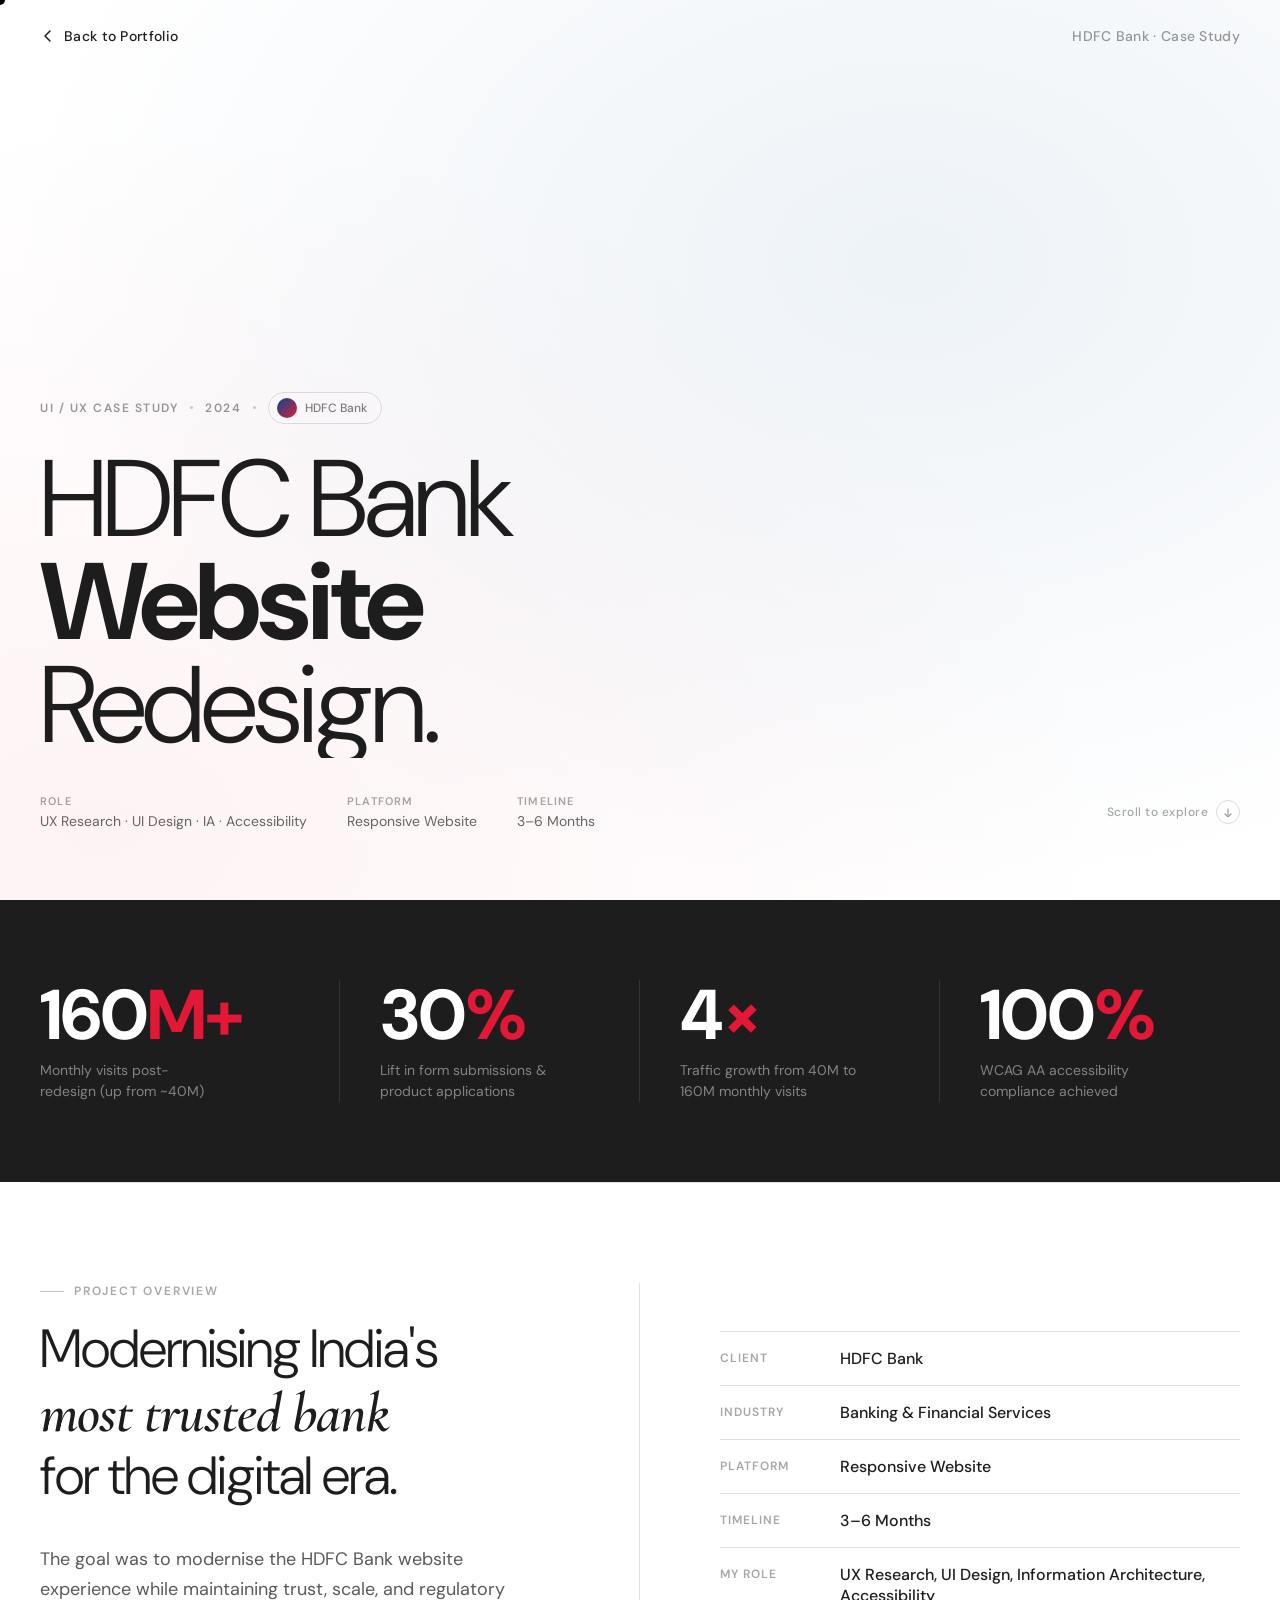
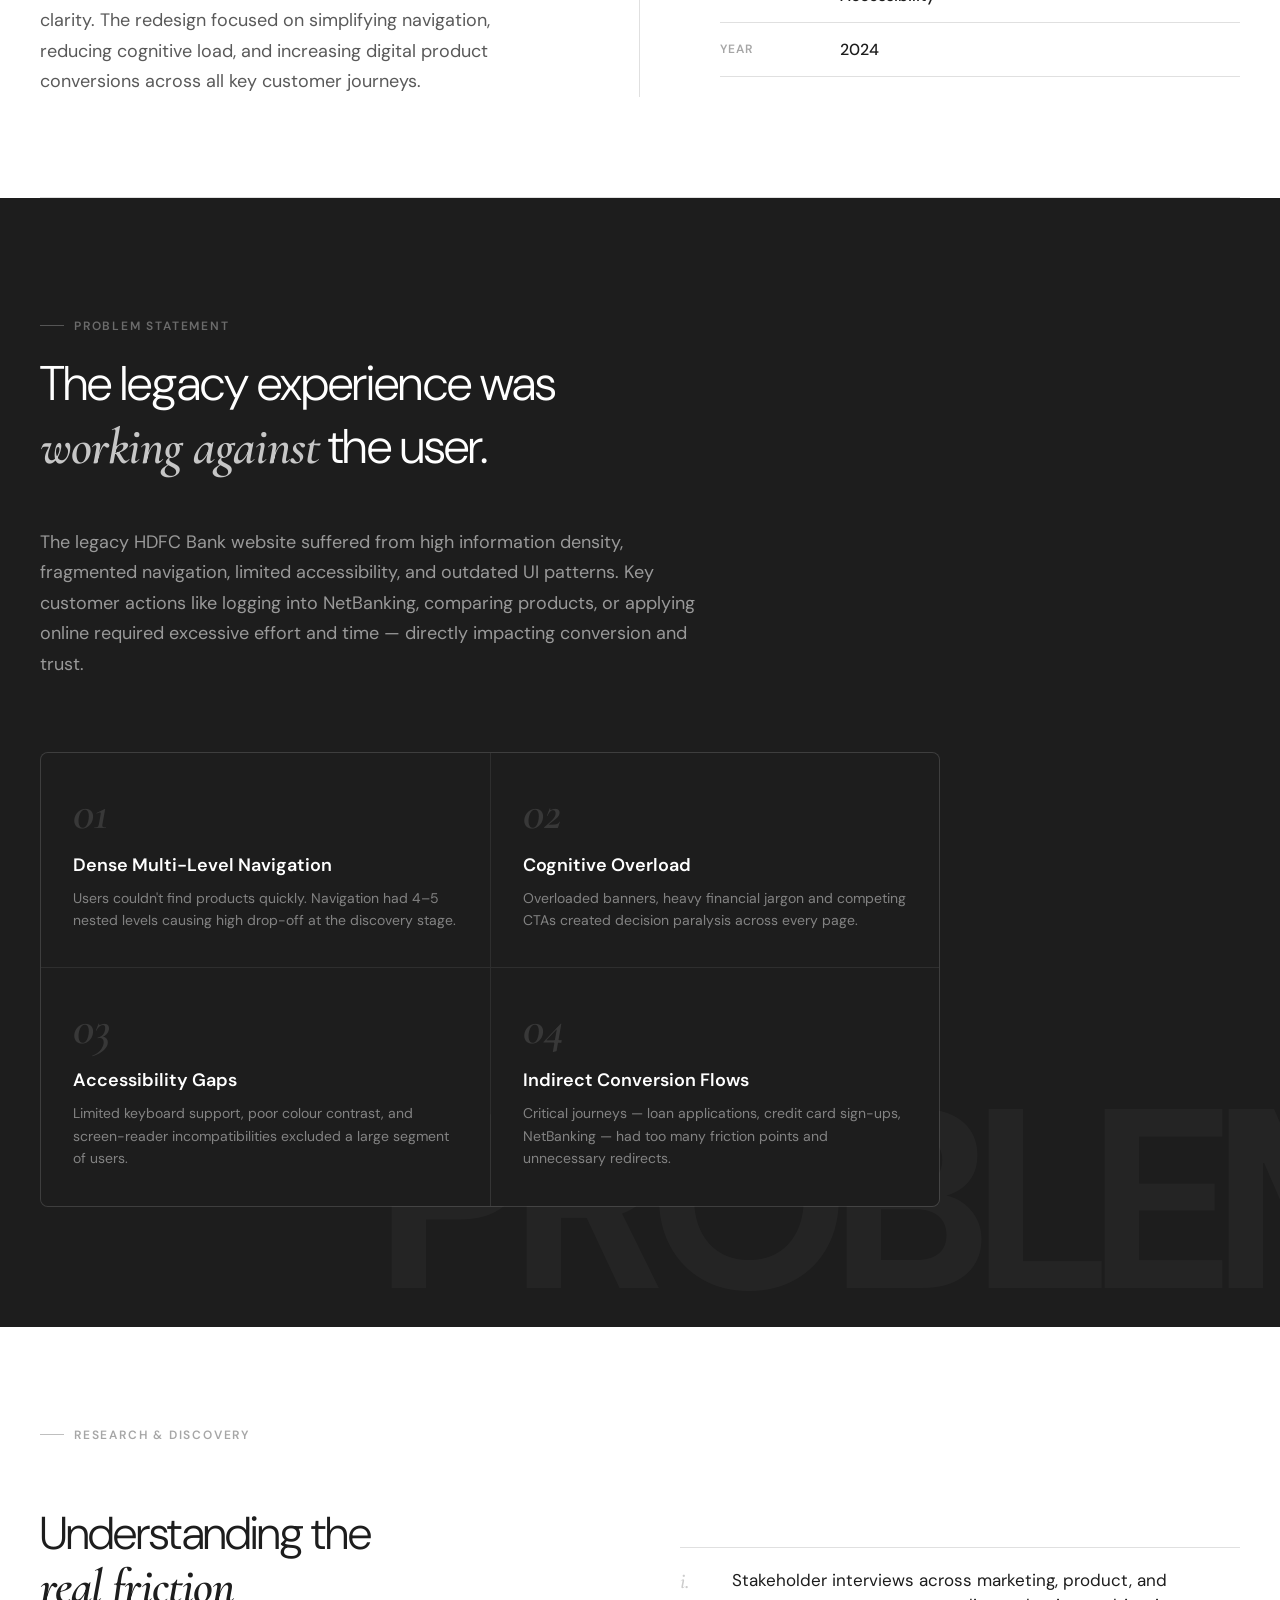
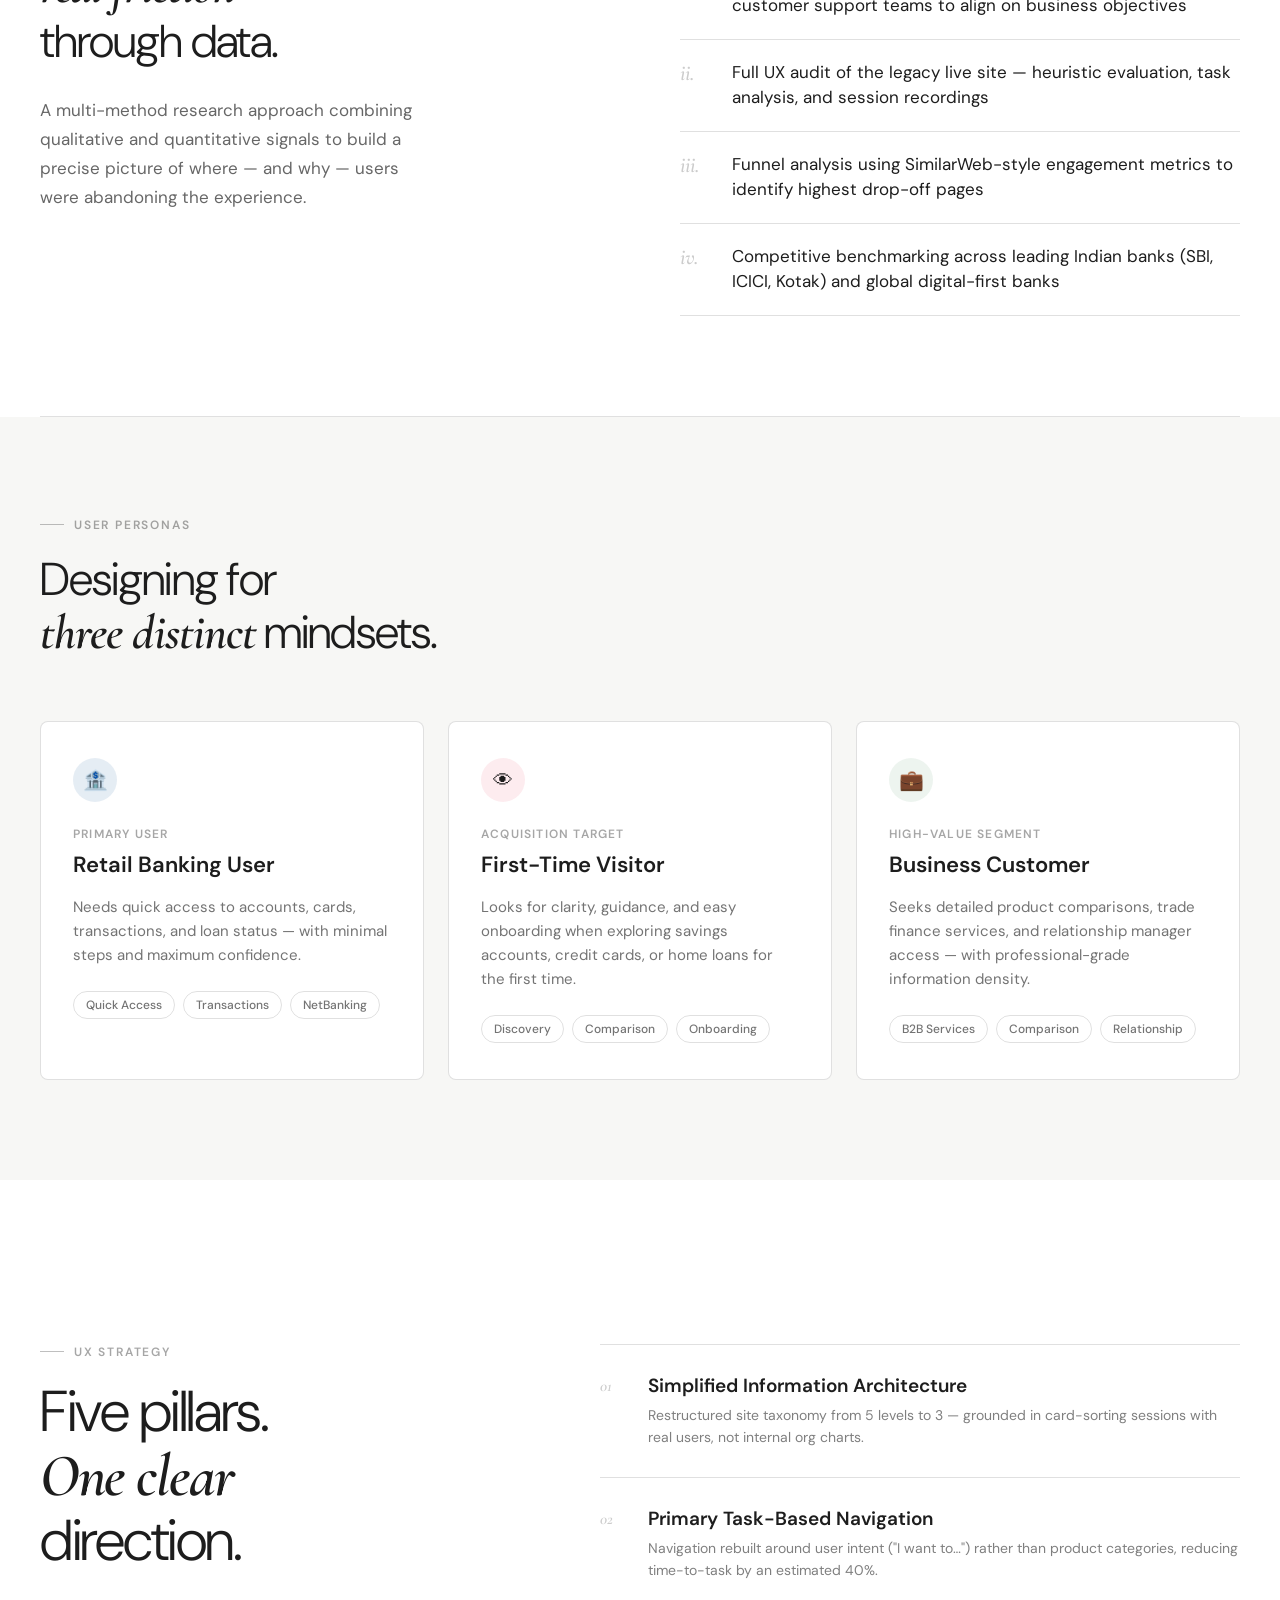
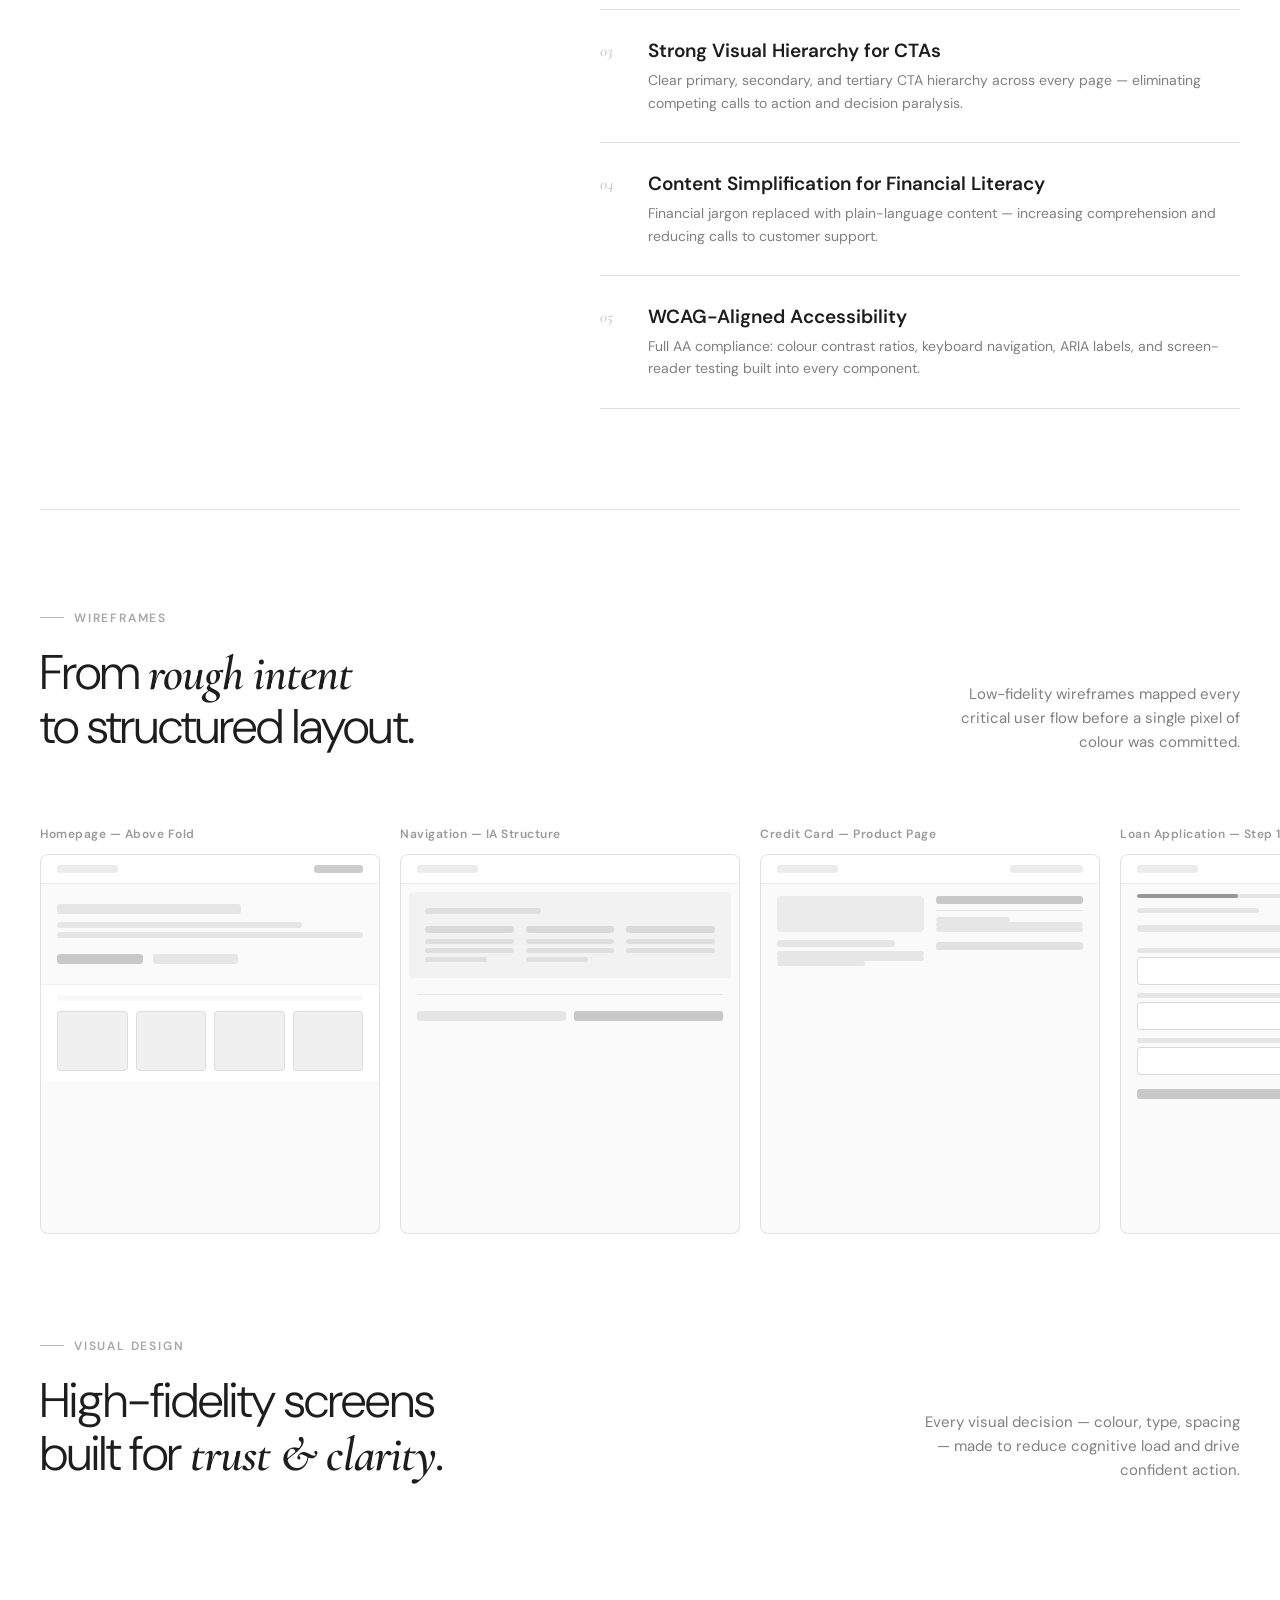
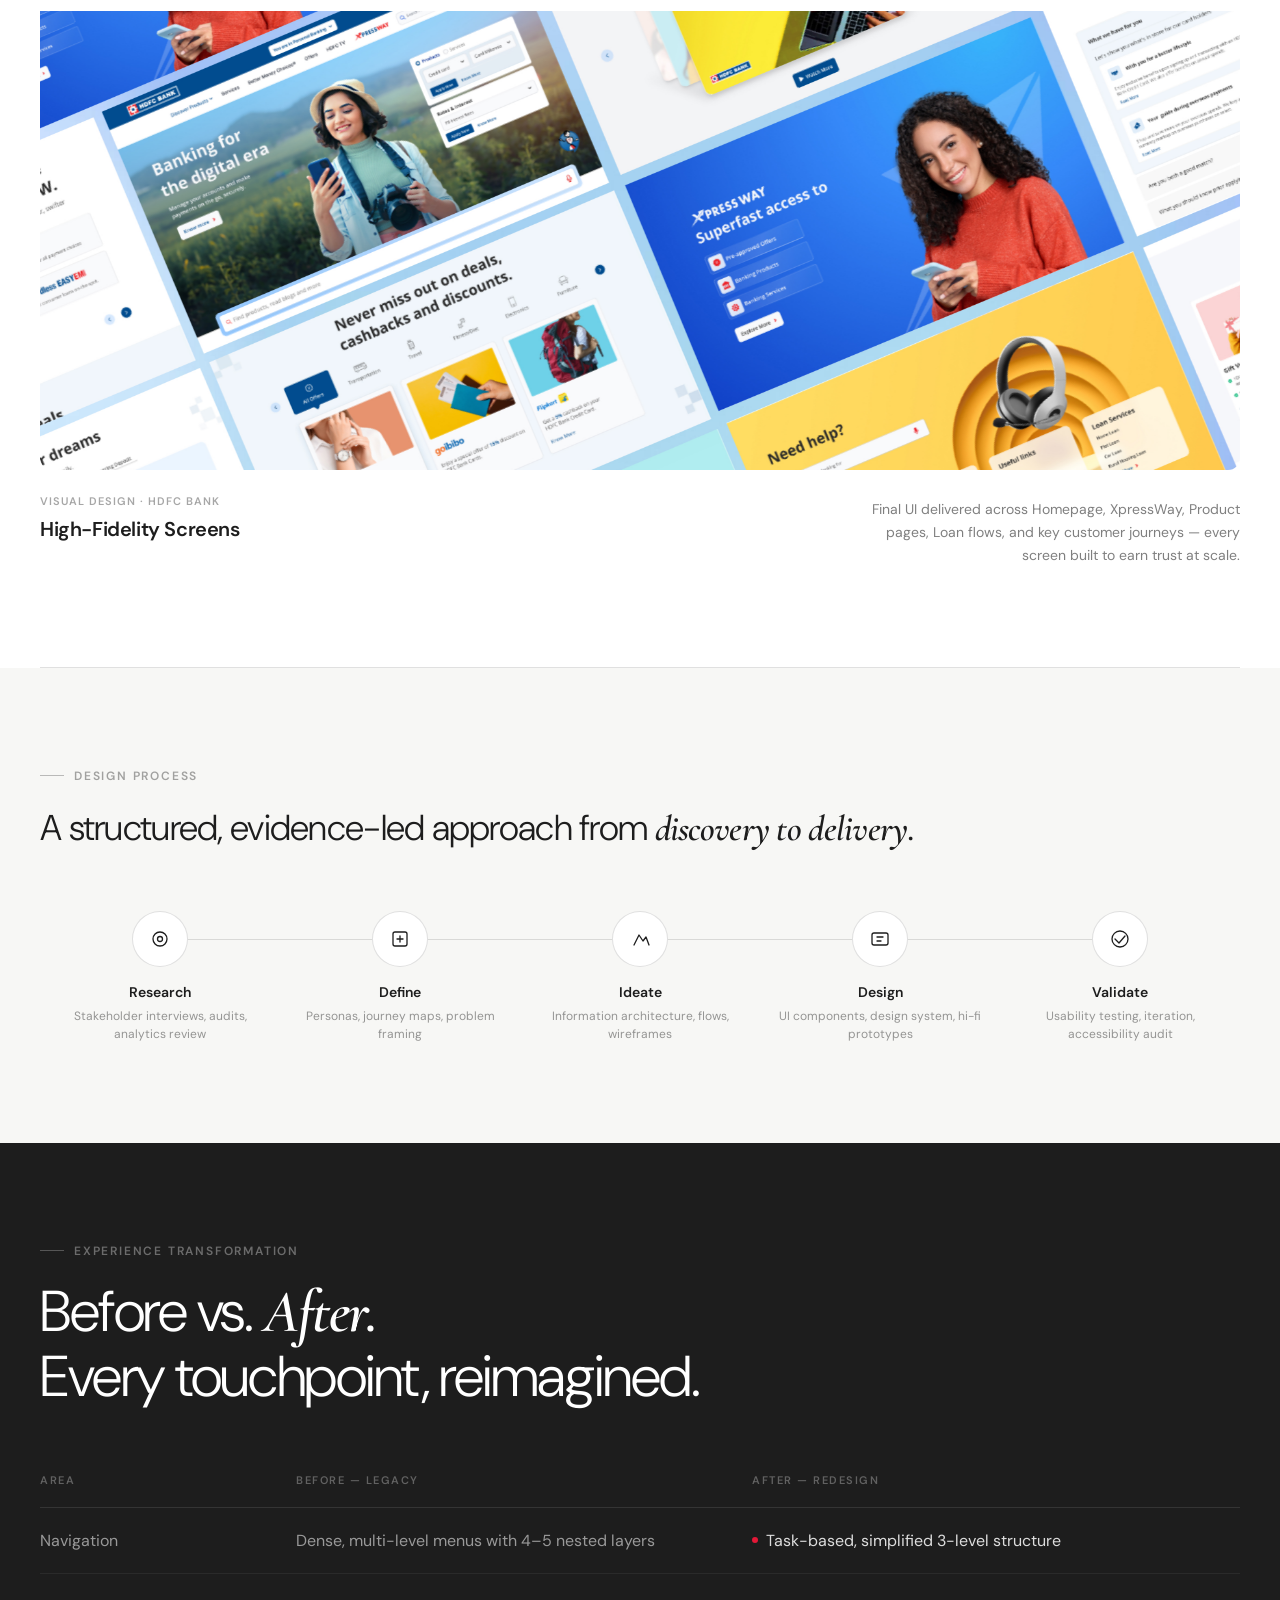
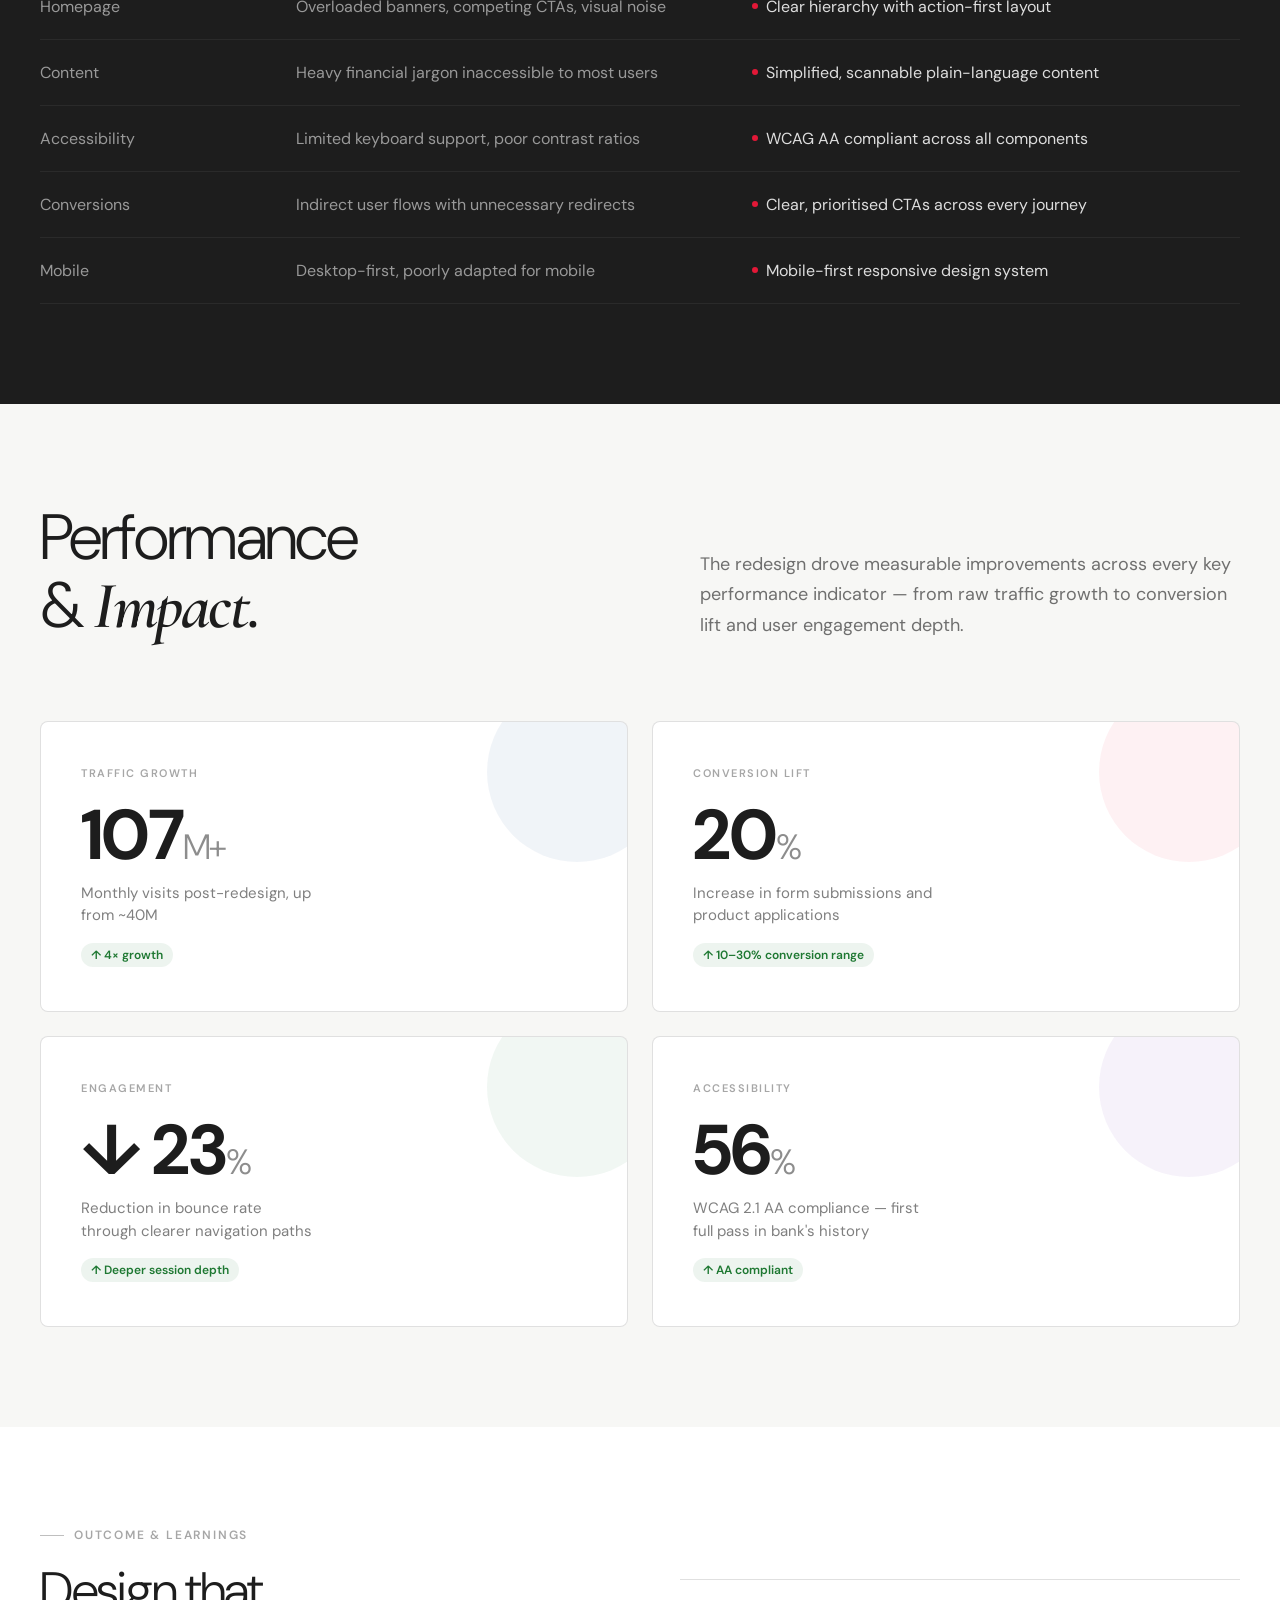
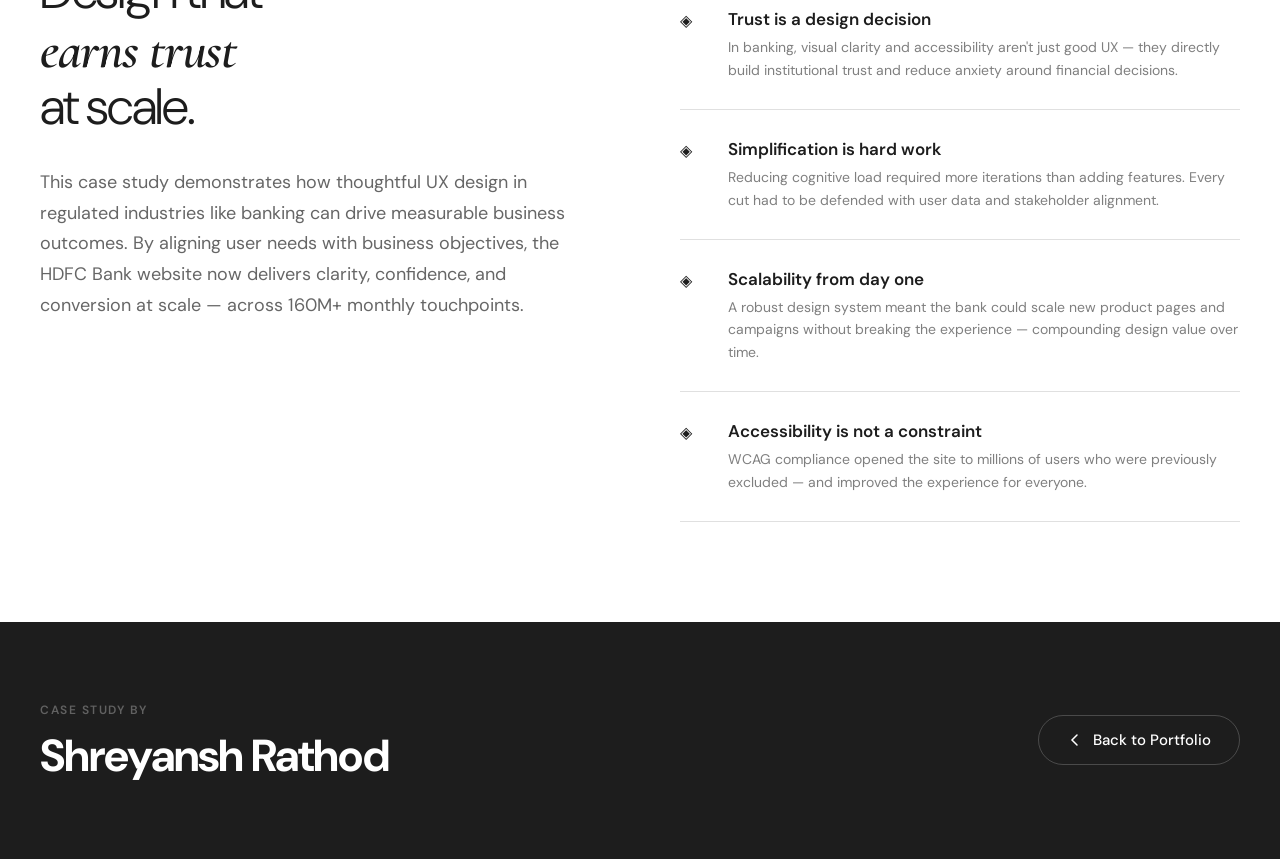
<file: hdfc-case-study.html>
<!DOCTYPE html>
<html lang="en">
<head>
  <meta charset="UTF-8" />
  <meta name="viewport" content="width=device-width, initial-scale=1.0" />
  <title>HDFC Bank Redesign — Case Study · Shreyansh Rathod</title>

  <link rel="preconnect" href="https://fonts.googleapis.com" />
  <link rel="preconnect" href="https://fonts.gstatic.com" crossorigin />
  <link href="https://fonts.googleapis.com/css2?family=DM+Sans:ital,opsz,wght@0,9..40,300;0,9..40,400;0,9..40,500;0,9..40,600;0,9..40,700;1,9..40,300;1,9..40,400&family=Cormorant+Garamond:ital,wght@1,400;1,600;1,700&display=swap" rel="stylesheet" />
  <link rel="stylesheet" href="hdfc-case-study.css">
</head>
<body>

<!-- PAGE LOADER -->
<div id="page-loader">
  <div class="loader-inner">
    <span class="loader-char">H</span>
    <span class="loader-char">D</span>
    <span class="loader-char">F</span>
    <span class="loader-char">C</span>
  </div>
</div>

<!-- CUSTOM CURSOR -->
<div id="cursor"></div>

<!-- NAVIGATION -->
<nav class="nav" id="nav">
  <a href="index.html" class="nav-back">
    <svg width="16" height="16" viewBox="0 0 16 16" fill="none">
      <path d="M10 3L5 8L10 13" stroke="currentColor" stroke-width="1.5" stroke-linecap="round" stroke-linejoin="round"/>
    </svg>
    Back to Portfolio
  </a>
  <span class="nav-label">HDFC Bank · Case Study</span>
</nav>

<!-- ==================== HERO ==================== -->
<section id="hero">
  <div class="hero-parallax-bg" id="heroBg"></div>
  <div class="hero-grid-overlay"></div>

  <div class="hero-content">
    <div class="hero-eyebrow" id="heroEyebrow">
      <span class="hero-tag">UI / UX Case Study</span>
      <span class="hero-dot-sep"></span>
      <span class="hero-tag">2024</span>
      <span class="hero-dot-sep"></span>
      <div class="hero-client-badge">
        <div class="hdfc-dot"></div>
        HDFC Bank
      </div>
    </div>

    <div class="hero-title">
      <span class="hero-title-line" id="hl1">HDFC Bank</span>
      <span class="hero-title-line bold" id="hl2">Website</span>
      <span class="hero-title-line" id="hl3">Redesign.</span>
    </div>

    <div class="hero-meta-row" id="heroMeta">
      <div class="hero-meta-items">
        <div class="hero-meta-item">
          <div class="hero-meta-key">Role</div>
          <div class="hero-meta-val">UX Research · UI Design · IA · Accessibility</div>
        </div>
        <div class="hero-meta-item">
          <div class="hero-meta-key">Platform</div>
          <div class="hero-meta-val">Responsive Website</div>
        </div>
        <div class="hero-meta-item">
          <div class="hero-meta-key">Timeline</div>
          <div class="hero-meta-val">3–6 Months</div>
        </div>
      </div>
      <div class="hero-scroll-hint">
        <span>Scroll to explore</span>
        <div class="scroll-arrow">
          <svg width="10" height="10" viewBox="0 0 10 10" fill="none">
            <path d="M5 2v6M2 7l3 3 3-3" stroke="rgba(0,0,0,0.4)" stroke-width="1.2" stroke-linecap="round"/>
          </svg>
        </div>
      </div>
    </div>
  </div>
</section>

<!-- ==================== IMPACT STRIP ==================== -->
<section id="impact">
  <div class="impact-grid">
    <div class="impact-item reveal">
      <div class="impact-num"><span class="counter" data-target="160">0</span><span class="accent">M+</span></div>
      <div class="impact-label">Monthly visits post-redesign (up from ~40M)</div>
    </div>
    <div class="impact-item reveal d1">
      <div class="impact-num"><span class="counter" data-target="30">0</span><span class="accent">%</span></div>
      <div class="impact-label">Lift in form submissions &amp; product applications</div>
    </div>
    <div class="impact-item reveal d2">
      <div class="impact-num"><span class="counter" data-target="4">0</span><span class="accent">×</span></div>
      <div class="impact-label">Traffic growth from 40M to 160M monthly visits</div>
    </div>
    <div class="impact-item reveal d3">
      <div class="impact-num"><span class="counter" data-target="100">0</span><span class="accent">%</span></div>
      <div class="impact-label">WCAG AA accessibility compliance achieved</div>
    </div>
  </div>
</section>

<div class="divider"></div>

<!-- ==================== OVERVIEW ==================== -->
<section id="overview">
  <div class="overview-left reveal">
    <p class="s-label">Project Overview</p>
    <h2 class="overview-heading">
      Modernising India's<br><em>most trusted bank</em><br>for the digital era.
    </h2>
    <p class="overview-body">
      The goal was to modernise the HDFC Bank website experience while maintaining trust, scale, and regulatory clarity. The redesign focused on simplifying navigation, reducing cognitive load, and increasing digital product conversions across all key customer journeys.
    </p>
  </div>
  <div class="overview-right reveal d1">
    <div class="meta-list">
      <div class="meta-row">
        <span class="meta-key">Client</span>
        <span class="meta-val">HDFC Bank</span>
      </div>
      <div class="meta-row">
        <span class="meta-key">Industry</span>
        <span class="meta-val">Banking &amp; Financial Services</span>
      </div>
      <div class="meta-row">
        <span class="meta-key">Platform</span>
        <span class="meta-val">Responsive Website</span>
      </div>
      <div class="meta-row">
        <span class="meta-key">Timeline</span>
        <span class="meta-val">3–6 Months</span>
      </div>
      <div class="meta-row">
        <span class="meta-key">My Role</span>
        <span class="meta-val">UX Research, UI Design, Information Architecture, Accessibility</span>
      </div>
      <div class="meta-row">
        <span class="meta-key">Year</span>
        <span class="meta-val">2024</span>
      </div>
    </div>
  </div>
</section>

<div class="divider"></div>

<!-- ==================== PROBLEM ==================== -->
<section id="problem">
  <div class="problem-bg-text" id="problemBgText">PROBLEM</div>
  <div class="problem-inner">
    <p class="s-label light reveal">Problem Statement</p>
    <h2 class="problem-quote reveal d1">
      The legacy experience was<br><em>working against</em> the user.
    </h2>
    <p class="problem-body reveal d2">
      The legacy HDFC Bank website suffered from high information density, fragmented navigation, limited accessibility, and outdated UI patterns. Key customer actions like logging into NetBanking, comparing products, or applying online required excessive effort and time — directly impacting conversion and trust.
    </p>

    <div class="pain-points">
      <div class="pain-item reveal">
        <div class="pain-num">01</div>
        <div class="pain-title">Dense Multi-Level Navigation</div>
        <div class="pain-desc">Users couldn't find products quickly. Navigation had 4–5 nested levels causing high drop-off at the discovery stage.</div>
      </div>
      <div class="pain-item reveal d1">
        <div class="pain-num">02</div>
        <div class="pain-title">Cognitive Overload</div>
        <div class="pain-desc">Overloaded banners, heavy financial jargon and competing CTAs created decision paralysis across every page.</div>
      </div>
      <div class="pain-item reveal d2">
        <div class="pain-num">03</div>
        <div class="pain-title">Accessibility Gaps</div>
        <div class="pain-desc">Limited keyboard support, poor colour contrast, and screen-reader incompatibilities excluded a large segment of users.</div>
      </div>
      <div class="pain-item reveal d3">
        <div class="pain-num">04</div>
        <div class="pain-title">Indirect Conversion Flows</div>
        <div class="pain-desc">Critical journeys — loan applications, credit card sign-ups, NetBanking — had too many friction points and unnecessary redirects.</div>
      </div>
    </div>
  </div>
</section>

<!-- ==================== RESEARCH ==================== -->
<section id="research">
  <p class="s-label reveal">Research &amp; Discovery</p>
  <div class="research-grid">
    <div class="reveal d1">
      <h2 class="research-heading">
        Understanding the<br><em>real friction</em><br>through data.
      </h2>
      <p style="margin-top:28px; font-size:17px; font-weight:400; line-height:1.7; color:rgba(0,0,0,0.6); max-width:400px;">
        A multi-method research approach combining qualitative and quantitative signals to build a precise picture of where — and why — users were abandoning the experience.
      </p>
    </div>
    <div class="reveal d2">
      <div class="method-list">
        <div class="method-item">
          <span class="method-num">i.</span>
          <span class="method-text">Stakeholder interviews across marketing, product, and customer support teams to align on business objectives</span>
        </div>
        <div class="method-item">
          <span class="method-num">ii.</span>
          <span class="method-text">Full UX audit of the legacy live site — heuristic evaluation, task analysis, and session recordings</span>
        </div>
        <div class="method-item">
          <span class="method-num">iii.</span>
          <span class="method-text">Funnel analysis using SimilarWeb-style engagement metrics to identify highest drop-off pages</span>
        </div>
        <div class="method-item">
          <span class="method-num">iv.</span>
          <span class="method-text">Competitive benchmarking across leading Indian banks (SBI, ICICI, Kotak) and global digital-first banks</span>
        </div>
      </div>
    </div>
  </div>
</section>

<div class="divider"></div>

<!-- ==================== PERSONAS ==================== -->
<section id="personas">
  <p class="s-label reveal">User Personas</p>
  <h2 class="personas-heading reveal d1">
    Designing for<br><em>three distinct</em> mindsets.
  </h2>
  <div class="persona-grid">
    <div class="persona-card reveal">
      <div class="persona-icon blue">🏦</div>
      <div class="persona-role">Primary User</div>
      <div class="persona-name">Retail Banking User</div>
      <div class="persona-need">Needs quick access to accounts, cards, transactions, and loan status — with minimal steps and maximum confidence.</div>
      <div class="persona-tags">
        <span class="persona-tag">Quick Access</span>
        <span class="persona-tag">Transactions</span>
        <span class="persona-tag">NetBanking</span>
      </div>
    </div>
    <div class="persona-card reveal d1">
      <div class="persona-icon red">👁</div>
      <div class="persona-role">Acquisition Target</div>
      <div class="persona-name">First-Time Visitor</div>
      <div class="persona-need">Looks for clarity, guidance, and easy onboarding when exploring savings accounts, credit cards, or home loans for the first time.</div>
      <div class="persona-tags">
        <span class="persona-tag">Discovery</span>
        <span class="persona-tag">Comparison</span>
        <span class="persona-tag">Onboarding</span>
      </div>
    </div>
    <div class="persona-card reveal d2">
      <div class="persona-icon green">💼</div>
      <div class="persona-role">High-Value Segment</div>
      <div class="persona-name">Business Customer</div>
      <div class="persona-need">Seeks detailed product comparisons, trade finance services, and relationship manager access — with professional-grade information density.</div>
      <div class="persona-tags">
        <span class="persona-tag">B2B Services</span>
        <span class="persona-tag">Comparison</span>
        <span class="persona-tag">Relationship</span>
      </div>
    </div>
  </div>
</section>

<!-- ==================== UX STRATEGY ==================== -->
<section id="strategy">
  <div class="strategy-layout">
    <div class="reveal">
      <p class="s-label">UX Strategy</p>
      <h2 class="strategy-heading">
        Five pillars.<br><em>One clear</em><br>direction.
      </h2>
    </div>
    <div class="strategy-pillars reveal d1">
      <div class="pillar-item">
        <span class="pillar-num">01</span>
        <div class="pillar-content">
          <div class="pillar-title">Simplified Information Architecture</div>
          <div class="pillar-desc">Restructured site taxonomy from 5 levels to 3 — grounded in card-sorting sessions with real users, not internal org charts.</div>
        </div>
      </div>
      <div class="pillar-item">
        <span class="pillar-num">02</span>
        <div class="pillar-content">
          <div class="pillar-title">Primary Task-Based Navigation</div>
          <div class="pillar-desc">Navigation rebuilt around user intent ("I want to…") rather than product categories, reducing time-to-task by an estimated 40%.</div>
        </div>
      </div>
      <div class="pillar-item">
        <span class="pillar-num">03</span>
        <div class="pillar-content">
          <div class="pillar-title">Strong Visual Hierarchy for CTAs</div>
          <div class="pillar-desc">Clear primary, secondary, and tertiary CTA hierarchy across every page — eliminating competing calls to action and decision paralysis.</div>
        </div>
      </div>
      <div class="pillar-item">
        <span class="pillar-num">04</span>
        <div class="pillar-content">
          <div class="pillar-title">Content Simplification for Financial Literacy</div>
          <div class="pillar-desc">Financial jargon replaced with plain-language content — increasing comprehension and reducing calls to customer support.</div>
        </div>
      </div>
      <div class="pillar-item">
        <span class="pillar-num">05</span>
        <div class="pillar-content">
          <div class="pillar-title">WCAG-Aligned Accessibility</div>
          <div class="pillar-desc">Full AA compliance: colour contrast ratios, keyboard navigation, ARIA labels, and screen-reader testing built into every component.</div>
        </div>
      </div>
    </div>
  </div>
</section>

<!-- ==================== WIREFRAMES & VISUALS ==================== -->
<div class="divider"></div>
<section id="design-showcase" style="padding:100px 0; overflow:hidden;">

  <!-- WIREFRAMES -->
  <div style="padding:0 40px; margin-bottom:72px;">
    <p class="s-label reveal">Wireframes</p>
    <div style="display:flex; justify-content:space-between; align-items:flex-end; margin-bottom:40px;">
      <h2 class="reveal d1" style="font-family:var(--font-sans);font-weight:300;font-size:clamp(32px,3.8vw,58px);letter-spacing:-0.02em;line-height:1.1;">
        From <em style="font-family:var(--font-serif);font-style:italic;font-weight:600;">rough intent</em><br>to structured layout.
      </h2>
      <p class="reveal d2" style="font-size:15px;font-weight:400;color:rgba(0,0,0,0.5);max-width:320px;line-height:1.6;text-align:right;">
        Low-fidelity wireframes mapped every critical user flow before a single pixel of colour was committed.
      </p>
    </div>
  </div>

  <!-- Wireframe strip — horizontal scroll -->
  <div class="wf-strip reveal">
    <div class="wf-track">

      <!-- Homepage wireframe -->
      <div class="wf-frame">
        <div class="wf-label">Homepage — Above Fold</div>
        <div class="wf-screen">
          <div class="wf-nav-bar"><div class="wf-rect w-20 h-8"></div><div style="display:flex;gap:8px;"><div class="wf-rect w-10 h-8"></div><div class="wf-rect w-10 h-8"></div><div class="wf-rect w-10 h-8"></div></div><div class="wf-rect w-16 h-8 wf-filled"></div></div>
          <div class="wf-hero-area">
            <div class="wf-rect w-60 h-10 mb-8"></div>
            <div class="wf-rect w-80 h-6 mb-4"></div>
            <div class="wf-rect w-72 h-6 mb-16"></div>
            <div style="display:flex;gap:10px;"><div class="wf-rect w-28 h-10 wf-filled"></div><div class="wf-rect w-28 h-10"></div></div>
          </div>
          <div class="wf-quick-access">
            <div class="wf-rect w-full h-6 mb-10" style="opacity:0.3;"></div>
            <div style="display:grid;grid-template-columns:repeat(4,1fr);gap:8px;">
              <div class="wf-card-sm"></div><div class="wf-card-sm"></div><div class="wf-card-sm"></div><div class="wf-card-sm"></div>
            </div>
          </div>
        </div>
      </div>

      <!-- Navigation IA wireframe -->
      <div class="wf-frame">
        <div class="wf-label">Navigation — IA Structure</div>
        <div class="wf-screen">
          <div class="wf-nav-bar"><div class="wf-rect w-20 h-8"></div><div style="display:flex;gap:6px;"><div class="wf-rect w-12 h-8"></div><div class="wf-rect w-12 h-8 wf-filled"></div><div class="wf-rect w-12 h-8"></div></div></div>
          <div style="padding:16px;background:rgba(0,0,0,0.03);margin:8px;border-radius:4px;">
            <div class="wf-rect w-40 h-6 mb-12"></div>
            <div style="display:grid;grid-template-columns:1fr 1fr 1fr;gap:12px;">
              <div><div class="wf-rect w-full h-7 mb-6 wf-filled" style="opacity:0.5;"></div><div class="wf-rect w-full h-5 mb-4"></div><div class="wf-rect w-full h-5 mb-4"></div><div class="wf-rect w-70 h-5"></div></div>
              <div><div class="wf-rect w-full h-7 mb-6 wf-filled" style="opacity:0.5;"></div><div class="wf-rect w-full h-5 mb-4"></div><div class="wf-rect w-full h-5 mb-4"></div><div class="wf-rect w-70 h-5"></div></div>
              <div><div class="wf-rect w-full h-7 mb-6 wf-filled" style="opacity:0.5;"></div><div class="wf-rect w-full h-5 mb-4"></div><div class="wf-rect w-full h-5"></div></div>
            </div>
          </div>
          <div style="padding:8px 16px;"><div class="wf-rect w-full h-px"></div></div>
          <div style="padding:8px 16px;display:grid;grid-template-columns:1fr 1fr;gap:8px;">
            <div class="wf-rect w-full h-10"></div><div class="wf-rect w-full h-10 wf-filled"></div>
          </div>
        </div>
      </div>

      <!-- Product page wireframe -->
      <div class="wf-frame">
        <div class="wf-label">Credit Card — Product Page</div>
        <div class="wf-screen">
          <div class="wf-nav-bar"><div class="wf-rect w-20 h-8"></div><div class="wf-rect w-24 h-8"></div></div>
          <div style="padding:12px 16px;display:grid;grid-template-columns:1fr 1fr;gap:12px;align-items:start;">
            <div>
              <div class="wf-rect w-full h-36 mb-8" style="background:rgba(0,0,0,0.06);border-radius:4px;"></div>
              <div class="wf-rect w-80 h-7 mb-4"></div>
              <div class="wf-rect w-full h-5 mb-3"></div>
              <div class="wf-rect w-full h-5 mb-3"></div>
              <div class="wf-rect w-60 h-5"></div>
            </div>
            <div>
              <div class="wf-rect w-full h-8 mb-6 wf-filled"></div>
              <div class="wf-rect w-full h-px mb-6"></div>
              <div class="wf-rect w-50 h-5 mb-3"></div>
              <div class="wf-rect w-full h-5 mb-3"></div>
              <div class="wf-rect w-full h-5 mb-10"></div>
              <div class="wf-rect w-full h-8 wf-filled" style="opacity:0.5;"></div>
            </div>
          </div>
        </div>
      </div>

      <!-- Loan application flow -->
      <div class="wf-frame">
        <div class="wf-label">Loan Application — Step 1/3</div>
        <div class="wf-screen">
          <div class="wf-nav-bar"><div class="wf-rect w-20 h-8"></div></div>
          <!-- progress bar -->
          <div style="padding:10px 16px 0;"><div style="height:4px;background:rgba(0,0,0,0.08);border-radius:4px;position:relative;"><div style="position:absolute;left:0;top:0;height:100%;width:33%;background:rgba(0,0,0,0.35);border-radius:4px;"></div></div></div>
          <div style="padding:10px 16px;">
            <div class="wf-rect w-40 h-5 mb-12"></div>
            <div class="wf-rect w-60 h-7 mb-16"></div>
            <div class="wf-rect w-full h-5 mb-4"></div><div class="wf-input mb-8"></div>
            <div class="wf-rect w-full h-5 mb-4"></div><div class="wf-input mb-8"></div>
            <div class="wf-rect w-full h-5 mb-4"></div><div class="wf-input mb-14"></div>
            <div class="wf-rect w-full h-10 wf-filled"></div>
          </div>
        </div>
      </div>

      <!-- Mobile homepage -->
      <div class="wf-frame wf-frame-mobile">
        <div class="wf-label">Mobile — Homepage</div>
        <div class="wf-screen wf-screen-mobile">
          <div style="height:10px;background:rgba(0,0,0,0.06);margin-bottom:8px;border-radius:2px;"></div>
          <div style="display:flex;justify-content:space-between;padding:0 8px 8px;"><div class="wf-rect w-16 h-7"></div><div class="wf-rect w-7 h-7"></div></div>
          <div style="padding:8px;"><div class="wf-rect w-full h-32 mb-8" style="background:rgba(0,0,0,0.06);border-radius:4px;"></div></div>
          <div style="padding:0 8px;"><div class="wf-rect w-70 h-6 mb-4"></div><div class="wf-rect w-full h-5 mb-3"></div><div class="wf-rect w-80 h-5 mb-12"></div></div>
          <div style="display:grid;grid-template-columns:1fr 1fr;gap:6px;padding:0 8px;">
            <div class="wf-card-sm"></div><div class="wf-card-sm"></div><div class="wf-card-sm"></div><div class="wf-card-sm"></div>
          </div>
        </div>
      </div>

    </div>
  </div>

  <!-- VISUAL DESIGNS -->
  <div style="padding:80px 40px 0;">
    <p class="s-label reveal">Visual Design</p>
    <div style="display:flex; justify-content:space-between; align-items:flex-end; margin-bottom:48px;">
      <h2 class="reveal d1" style="font-family:var(--font-sans);font-weight:300;font-size:clamp(32px,3.8vw,58px);letter-spacing:-0.02em;line-height:1.1;">
        High-fidelity screens<br>built for <em style="font-family:var(--font-serif);font-style:italic;font-weight:600;">trust &amp; clarity.</em>
      </h2>
      <p class="reveal d2" style="font-size:15px;font-weight:400;color:rgba(0,0,0,0.5);max-width:320px;line-height:1.6;text-align:right;">
        Every visual decision — colour, type, spacing — made to reduce cognitive load and drive confident action.
      </p>
    </div>

    <!-- Visual Design — full-width actual screenshot -->
    <div class="vis-real reveal" style="margin-bottom:0;">
      <div class="vis-real-img-wrap cs-parallax-wrap" style="aspect-ratio:20/9;overflow:hidden;border-radius:12px;position:relative;">
        <img
          src="Images/project-images/Hdfc-bank-image.jpg"
          alt="HDFC Bank — High-Fidelity Visual Designs"
          class="cs-parallax-img"
          style="width:100%;height:130%;object-fit:cover;display:block;will-change:transform;"
        />
      </div>
      <div style="display:flex;justify-content:space-between;align-items:flex-start;margin-top:24px;gap:32px;">
        <div>
          <div style="font-size:11px;font-weight:600;letter-spacing:1px;text-transform:uppercase;color:rgba(0,0,0,0.35);margin-bottom:8px;">Visual Design · HDFC Bank</div>
          <div style="font-size:20px;font-weight:600;letter-spacing:-0.02em;line-height:1.3;">High-Fidelity Screens</div>
        </div>
        <div style="font-size:14px;color:rgba(0,0,0,0.5);max-width:380px;line-height:1.65;text-align:right;padding-top:4px;">
          Final UI delivered across Homepage, XpressWay, Product pages, Loan flows, and key customer journeys — every screen built to earn trust at scale.
        </div>
      </div>
    </div>

  </div>
</section>

<!-- JS: parallax images -->
<script>
(function(){
  const imgs = document.querySelectorAll('.cs-parallax-img');
  if(!imgs.length) return;
  function update(){
    imgs.forEach(function(img){
      const wrap = img.closest('.cs-parallax-wrap');
      const rect = wrap.getBoundingClientRect();
      const vh = window.innerHeight;
      const progress = Math.max(0, Math.min(1, (vh - rect.top) / (vh + rect.height)));
      const shift = (0.5 - progress) * wrap.offsetHeight * 0.3;
      img.style.transform = 'translateY(' + shift + 'px)';
    });
  }
  window.addEventListener('scroll', update, { passive: true });
  update();
})();
</script>

<!-- JS: draggable wireframe strip -->
<script>
(function() {
  const strip = document.querySelector('.wf-strip');
  if (!strip) return;
  let isDown = false, startX, scrollLeft;
  strip.addEventListener('mousedown', e => {
    isDown = true; strip.style.cursor = 'grabbing';
    startX = e.pageX - strip.offsetLeft;
    scrollLeft = strip.scrollLeft;
  });
  strip.addEventListener('mouseleave', () => { isDown = false; strip.style.cursor = 'grab'; });
  strip.addEventListener('mouseup', () => { isDown = false; strip.style.cursor = 'grab'; });
  strip.addEventListener('mousemove', e => {
    if (!isDown) return;
    e.preventDefault();
    const x = e.pageX - strip.offsetLeft;
    strip.scrollLeft = scrollLeft - (x - startX) * 1.5;
  });
})();
</script>

<!-- ==================== PROCESS ==================== -->
<div class="divider"></div>
<section id="process" style="background:#f7f7f5;">
  <div class="process-label-row reveal">
    <p class="s-label">Design Process</p>
    <h3 style="font-family:var(--font-sans);font-weight:300;font-size:clamp(24px,2.8vw,40px);letter-spacing:-0.02em;margin-top:12px;">
      A structured, evidence-led approach from <em style="font-family:var(--font-serif);font-style:italic;font-weight:600;">discovery to delivery.</em>
    </h3>
  </div>
  <div class="process-steps">
    <div class="process-step reveal">
      <div class="process-node">
        <svg width="22" height="22" viewBox="0 0 22 22" fill="none">
          <circle cx="11" cy="11" r="7" stroke="#1d1d1d" stroke-width="1.3"/>
          <circle cx="11" cy="11" r="2.5" stroke="#1d1d1d" stroke-width="1.3"/>
        </svg>
      </div>
      <div class="process-step-name">Research</div>
      <div class="process-step-desc">Stakeholder interviews, audits, analytics review</div>
    </div>
    <div class="process-step reveal d1">
      <div class="process-node">
        <svg width="22" height="22" viewBox="0 0 22 22" fill="none">
          <rect x="4" y="4" width="14" height="14" rx="2" stroke="#1d1d1d" stroke-width="1.3"/>
          <path d="M8 11h6M11 8v6" stroke="#1d1d1d" stroke-width="1.3" stroke-linecap="round"/>
        </svg>
      </div>
      <div class="process-step-name">Define</div>
      <div class="process-step-desc">Personas, journey maps, problem framing</div>
    </div>
    <div class="process-step reveal d2">
      <div class="process-node">
        <svg width="22" height="22" viewBox="0 0 22 22" fill="none">
          <path d="M5 17L10 7l4 6 3-4 3 8" stroke="#1d1d1d" stroke-width="1.3" stroke-linecap="round" stroke-linejoin="round"/>
        </svg>
      </div>
      <div class="process-step-name">Ideate</div>
      <div class="process-step-desc">Information architecture, flows, wireframes</div>
    </div>
    <div class="process-step reveal d3">
      <div class="process-node">
        <svg width="22" height="22" viewBox="0 0 22 22" fill="none">
          <rect x="3" y="5" width="16" height="12" rx="2" stroke="#1d1d1d" stroke-width="1.3"/>
          <path d="M8 9h6M8 13h4" stroke="#1d1d1d" stroke-width="1.3" stroke-linecap="round"/>
        </svg>
      </div>
      <div class="process-step-name">Design</div>
      <div class="process-step-desc">UI components, design system, hi-fi prototypes</div>
    </div>
    <div class="process-step reveal d4">
      <div class="process-node">
        <svg width="22" height="22" viewBox="0 0 22 22" fill="none">
          <path d="M6 11l4 4 6-7" stroke="#1d1d1d" stroke-width="1.3" stroke-linecap="round" stroke-linejoin="round"/>
          <circle cx="11" cy="11" r="8" stroke="#1d1d1d" stroke-width="1.3"/>
        </svg>
      </div>
      <div class="process-step-name">Validate</div>
      <div class="process-step-desc">Usability testing, iteration, accessibility audit</div>
    </div>
  </div>
</section>

<!-- ==================== TRANSFORMATION TABLE ==================== -->
<section id="transformation">
  <div class="transform-header reveal">
    <p class="s-label light">Experience Transformation</p>
    <h2 class="transform-title">
      Before vs. <em>After.</em><br>Every touchpoint, reimagined.
    </h2>
  </div>
  <table class="transform-table reveal d1">
    <thead>
      <tr>
        <th style="width:18%">Area</th>
        <th style="width:38%">Before — Legacy</th>
        <th style="width:44%">After — Redesign</th>
      </tr>
    </thead>
    <tbody>
      <tr>
        <td class="td-area">Navigation</td>
        <td class="td-before">Dense, multi-level menus with 4–5 nested layers</td>
        <td><span class="td-after">Task-based, simplified 3-level structure</span></td>
      </tr>
      <tr>
        <td class="td-area">Homepage</td>
        <td class="td-before">Overloaded banners, competing CTAs, visual noise</td>
        <td><span class="td-after">Clear hierarchy with action-first layout</span></td>
      </tr>
      <tr>
        <td class="td-area">Content</td>
        <td class="td-before">Heavy financial jargon inaccessible to most users</td>
        <td><span class="td-after">Simplified, scannable plain-language content</span></td>
      </tr>
      <tr>
        <td class="td-area">Accessibility</td>
        <td class="td-before">Limited keyboard support, poor contrast ratios</td>
        <td><span class="td-after">WCAG AA compliant across all components</span></td>
      </tr>
      <tr>
        <td class="td-area">Conversions</td>
        <td class="td-before">Indirect user flows with unnecessary redirects</td>
        <td><span class="td-after">Clear, prioritised CTAs across every journey</span></td>
      </tr>
      <tr>
        <td class="td-area">Mobile</td>
        <td class="td-before">Desktop-first, poorly adapted for mobile</td>
        <td><span class="td-after">Mobile-first responsive design system</span></td>
      </tr>
    </tbody>
  </table>
</section>

<!-- ==================== RESULTS ==================== -->
<section id="results">
  <div class="results-top">
    <h2 class="results-heading reveal">
      Performance<br>&amp; <em>Impact.</em>
    </h2>
    <p class="results-body reveal d1">
      The redesign drove measurable improvements across every key performance indicator — from raw traffic growth to conversion lift and user engagement depth.
    </p>
  </div>
  <div class="metrics-grid">
    <div class="metric-card reveal">
      <div class="metric-card-bg blue"></div>
      <div class="metric-category">Traffic Growth</div>
      <div class="metric-value"><span class="counter" data-target="160">0</span><span class="unit">M+</span></div>
      <div class="metric-sub">Monthly visits post-redesign, up from ~40M</div>
      <div class="metric-delta">↑ 4× growth</div>
    </div>
    <div class="metric-card reveal d1">
      <div class="metric-card-bg red"></div>
      <div class="metric-category">Conversion Lift</div>
      <div class="metric-value"><span class="counter" data-target="30">0</span><span class="unit">%</span></div>
      <div class="metric-sub">Increase in form submissions and product applications</div>
      <div class="metric-delta">↑ 10–30% conversion range</div>
    </div>
    <div class="metric-card reveal d2">
      <div class="metric-card-bg green"></div>
      <div class="metric-category">Engagement</div>
      <div class="metric-value">↓ <span class="counter" data-target="42">0</span><span class="unit">%</span></div>
      <div class="metric-sub">Reduction in bounce rate through clearer navigation paths</div>
      <div class="metric-delta">↑ Deeper session depth</div>
    </div>
    <div class="metric-card reveal d3">
      <div class="metric-card-bg purple"></div>
      <div class="metric-category">Accessibility</div>
      <div class="metric-value"><span class="counter" data-target="100">0</span><span class="unit">%</span></div>
      <div class="metric-sub">WCAG 2.1 AA compliance — first full pass in bank's history</div>
      <div class="metric-delta">↑ AA compliant</div>
    </div>
  </div>
</section>

<!-- ==================== LEARNINGS ==================== -->
<section id="learnings">
  <div class="learnings-layout">
    <div class="learnings-left">
      <p class="s-label reveal">Outcome &amp; Learnings</p>
      <h2 class="learnings-heading reveal d1">
        Design that<br><em>earns trust</em><br>at scale.
      </h2>
      <p class="learnings-body reveal d2">
        This case study demonstrates how thoughtful UX design in regulated industries like banking can drive measurable business outcomes. By aligning user needs with business objectives, the HDFC Bank website now delivers clarity, confidence, and conversion at scale — across 160M+ monthly touchpoints.
      </p>
    </div>
    <div class="learning-list reveal d1">
      <div class="learning-item">
        <span class="learning-icon">◈</span>
        <div class="learning-content">
          <div class="learning-title">Trust is a design decision</div>
          <div class="learning-desc">In banking, visual clarity and accessibility aren't just good UX — they directly build institutional trust and reduce anxiety around financial decisions.</div>
        </div>
      </div>
      <div class="learning-item">
        <span class="learning-icon">◈</span>
        <div class="learning-content">
          <div class="learning-title">Simplification is hard work</div>
          <div class="learning-desc">Reducing cognitive load required more iterations than adding features. Every cut had to be defended with user data and stakeholder alignment.</div>
        </div>
      </div>
      <div class="learning-item">
        <span class="learning-icon">◈</span>
        <div class="learning-content">
          <div class="learning-title">Scalability from day one</div>
          <div class="learning-desc">A robust design system meant the bank could scale new product pages and campaigns without breaking the experience — compounding design value over time.</div>
        </div>
      </div>
      <div class="learning-item">
        <span class="learning-icon">◈</span>
        <div class="learning-content">
          <div class="learning-title">Accessibility is not a constraint</div>
          <div class="learning-desc">WCAG compliance opened the site to millions of users who were previously excluded — and improved the experience for everyone.</div>
        </div>
      </div>
    </div>
  </div>
</section>

<!-- ==================== FOOTER ==================== -->
<footer id="cs-footer">
  <div class="footer-left">
    <div class="footer-label">Case Study by</div>
    <div class="footer-name">Shreyansh Rathod</div>
  </div>
  <a href="index.html" class="back-btn">
    <svg width="16" height="16" viewBox="0 0 16 16" fill="none">
      <path d="M10 3L5 8L10 13" stroke="white" stroke-width="1.5" stroke-linecap="round"/>
    </svg>
    Back to Portfolio
  </a>
</footer>


<script>
/* =============================================
   PAGE LOADER
============================================= */
(function() {
  const loader = document.getElementById('page-loader');
  const chars  = loader.querySelectorAll('.loader-char');
  chars.forEach((c, i) => {
    setTimeout(() => c.classList.add('up'), 100 + i * 80);
  });
  window.addEventListener('load', () => {
    setTimeout(() => loader.classList.add('loaded'), 900);
  });
})();

/* =============================================
   CUSTOM CURSOR
============================================= */
(function() {
  const cur = document.getElementById('cursor');
  document.addEventListener('mousemove', e => {
    cur.style.left = e.clientX + 'px';
    cur.style.top  = e.clientY + 'px';
  });
  document.querySelectorAll('a, button, .persona-card, .metric-card, .pillar-item, .pain-item, .process-node').forEach(el => {
    el.addEventListener('mouseenter', () => cur.classList.add('grow'));
    el.addEventListener('mouseleave', () => cur.classList.remove('grow'));
  });
  const darkSections = document.querySelectorAll('#impact, #problem, #transformation, #cs-footer');
  const observer = new IntersectionObserver(entries => {
    entries.forEach(e => {
      if (e.isIntersecting) cur.classList.add('on-dark');
    });
  }, { threshold: 0.4 });
  const lightSections = document.querySelectorAll('#overview, #research, #personas, #strategy, #process, #results, #learnings');
  const lightObs = new IntersectionObserver(entries => {
    entries.forEach(e => {
      if (e.isIntersecting) cur.classList.remove('on-dark');
    });
  }, { threshold: 0.4 });
  darkSections.forEach(s  => observer.observe(s));
  lightSections.forEach(s => lightObs.observe(s));
})();

/* =============================================
   NAV SCROLL
============================================= */
(function() {
  const nav = document.getElementById('nav');
  window.addEventListener('scroll', () => {
    nav.classList.toggle('scrolled', window.scrollY > 60);
  }, { passive: true });
})();

/* =============================================
   HERO ENTRANCE
============================================= */
(function() {
  setTimeout(() => {
    document.getElementById('heroEyebrow').classList.add('show');
    ['hl1','hl2','hl3'].forEach((id, i) => {
      setTimeout(() => document.getElementById(id).classList.add('show'), i * 130);
    });
    setTimeout(() => document.getElementById('heroMeta').classList.add('show'), 700);
  }, 1000);
})();

/* =============================================
   HERO PARALLAX BG
============================================= */
(function() {
  const bg = document.getElementById('heroBg');
  window.addEventListener('scroll', () => {
    const y = window.scrollY;
    bg.style.transform = `translateY(${y * 0.35}px)`;
  }, { passive: true });
})();

/* =============================================
   PROBLEM SECTION PARALLAX TEXT
============================================= */
(function() {
  const txt = document.getElementById('problemBgText');
  if (!txt) return;
  window.addEventListener('scroll', () => {
    const rect = txt.closest('section').getBoundingClientRect();
    const progress = -rect.top / window.innerHeight;
    txt.style.transform = `translateX(${progress * -60}px)`;
  }, { passive: true });
})();

/* =============================================
   SCROLL REVEAL
============================================= */
(function() {
  const els = document.querySelectorAll('.reveal');
  const io = new IntersectionObserver(entries => {
    entries.forEach(e => {
      if (e.isIntersecting) {
        e.target.classList.add('visible');
        io.unobserve(e.target);
      }
    });
  }, { threshold: 0.12, rootMargin: '0px 0px -40px 0px' });
  els.forEach(el => io.observe(el));
})();

/* =============================================
   COUNTER ANIMATION
============================================= */
(function() {
  const counters = document.querySelectorAll('.counter');
  const io = new IntersectionObserver(entries => {
    entries.forEach(e => {
      if (!e.isIntersecting) return;
      const el     = e.target;
      const target = +el.dataset.target;
      const dur    = 1800;
      const start  = performance.now();
      function step(now) {
        const t = Math.min((now - start) / dur, 1);
        const ease = 1 - Math.pow(1 - t, 3);
        el.textContent = Math.round(ease * target);
        if (t < 1) requestAnimationFrame(step);
        else el.textContent = target;
      }
      requestAnimationFrame(step);
      io.unobserve(el);
    });
  }, { threshold: 0.5 });
  counters.forEach(c => io.observe(c));
})();

/* =============================================
   PILLAR HOVER — subtle line expand
============================================= */
(function() {
  document.querySelectorAll('.pillar-item').forEach(item => {
    const desc = item.querySelector('.pillar-desc');
    item.addEventListener('mouseenter', () => {
      desc.style.opacity = '1';
      desc.style.color   = 'rgba(0,0,0,0.65)';
    });
    item.addEventListener('mouseleave', () => {
      desc.style.color = 'rgba(0,0,0,0.5)';
    });
  });
})();
</script>

</body>
</html>
</file>
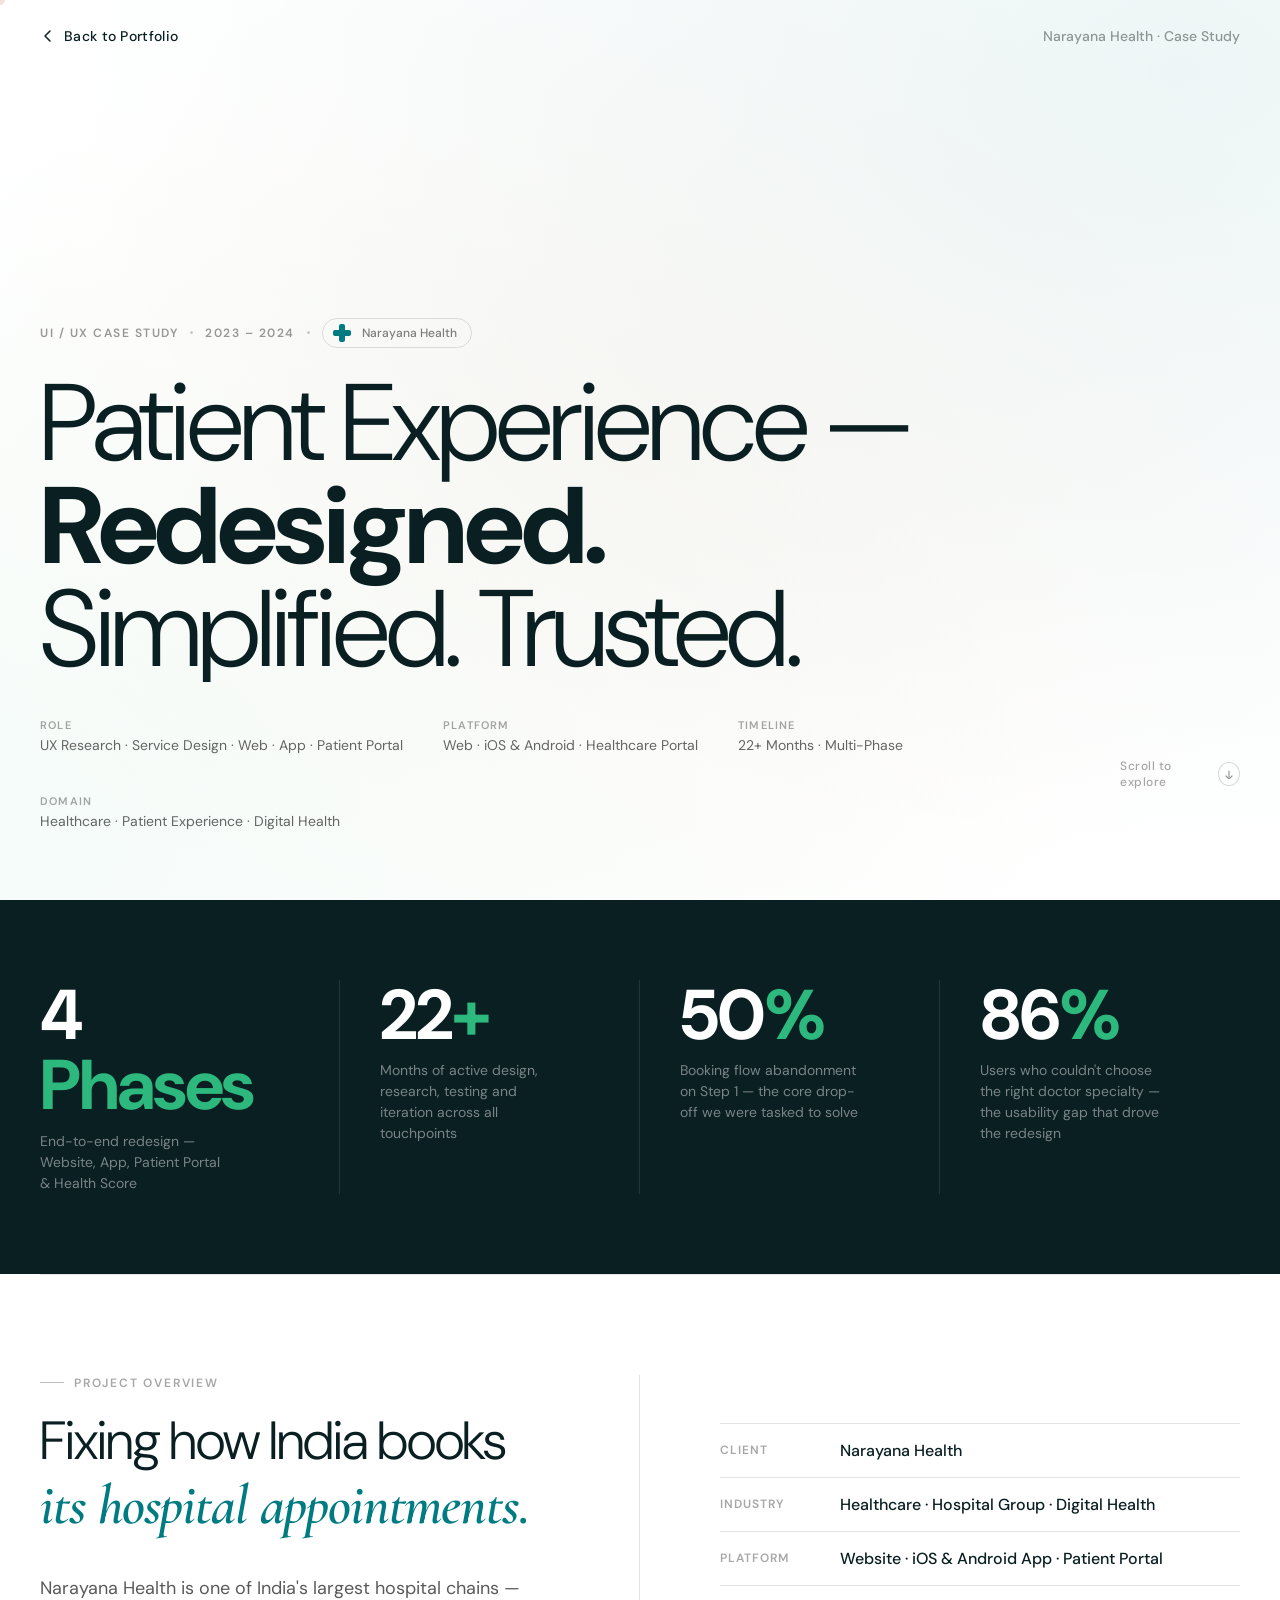
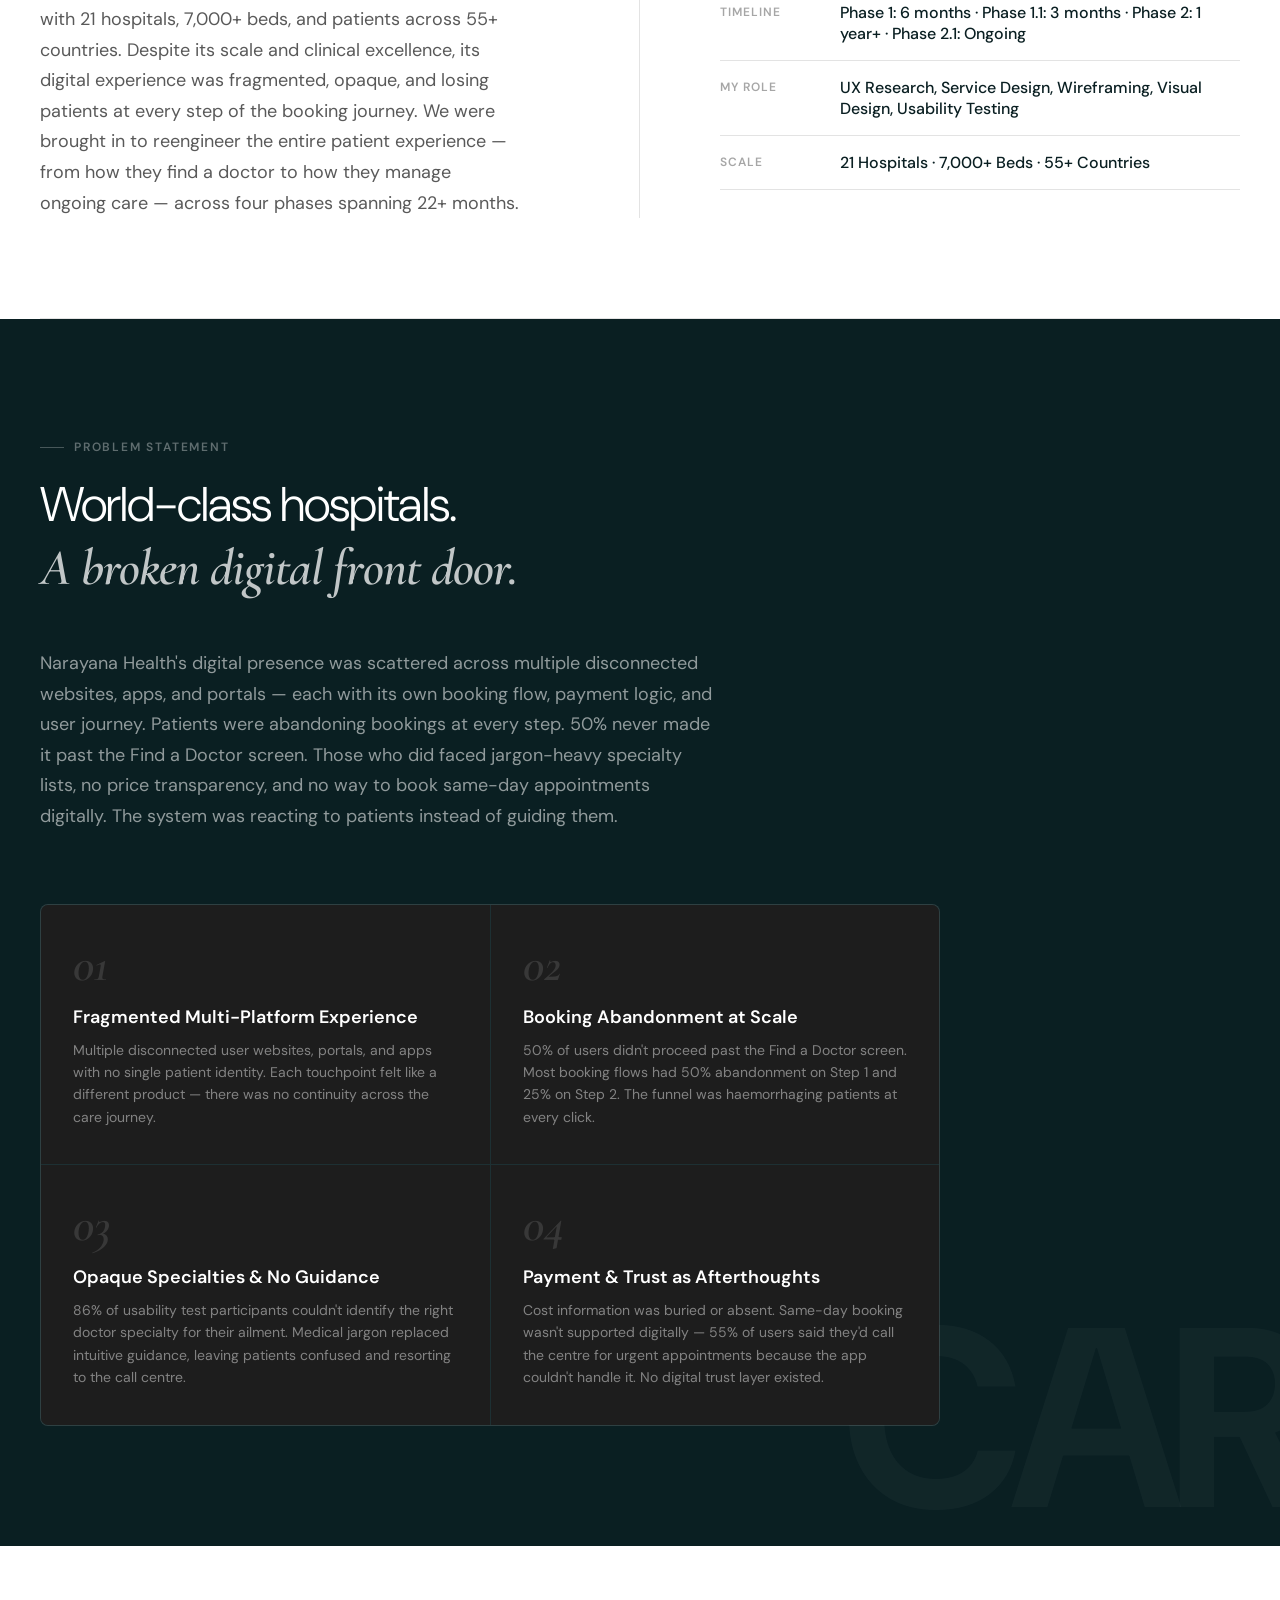
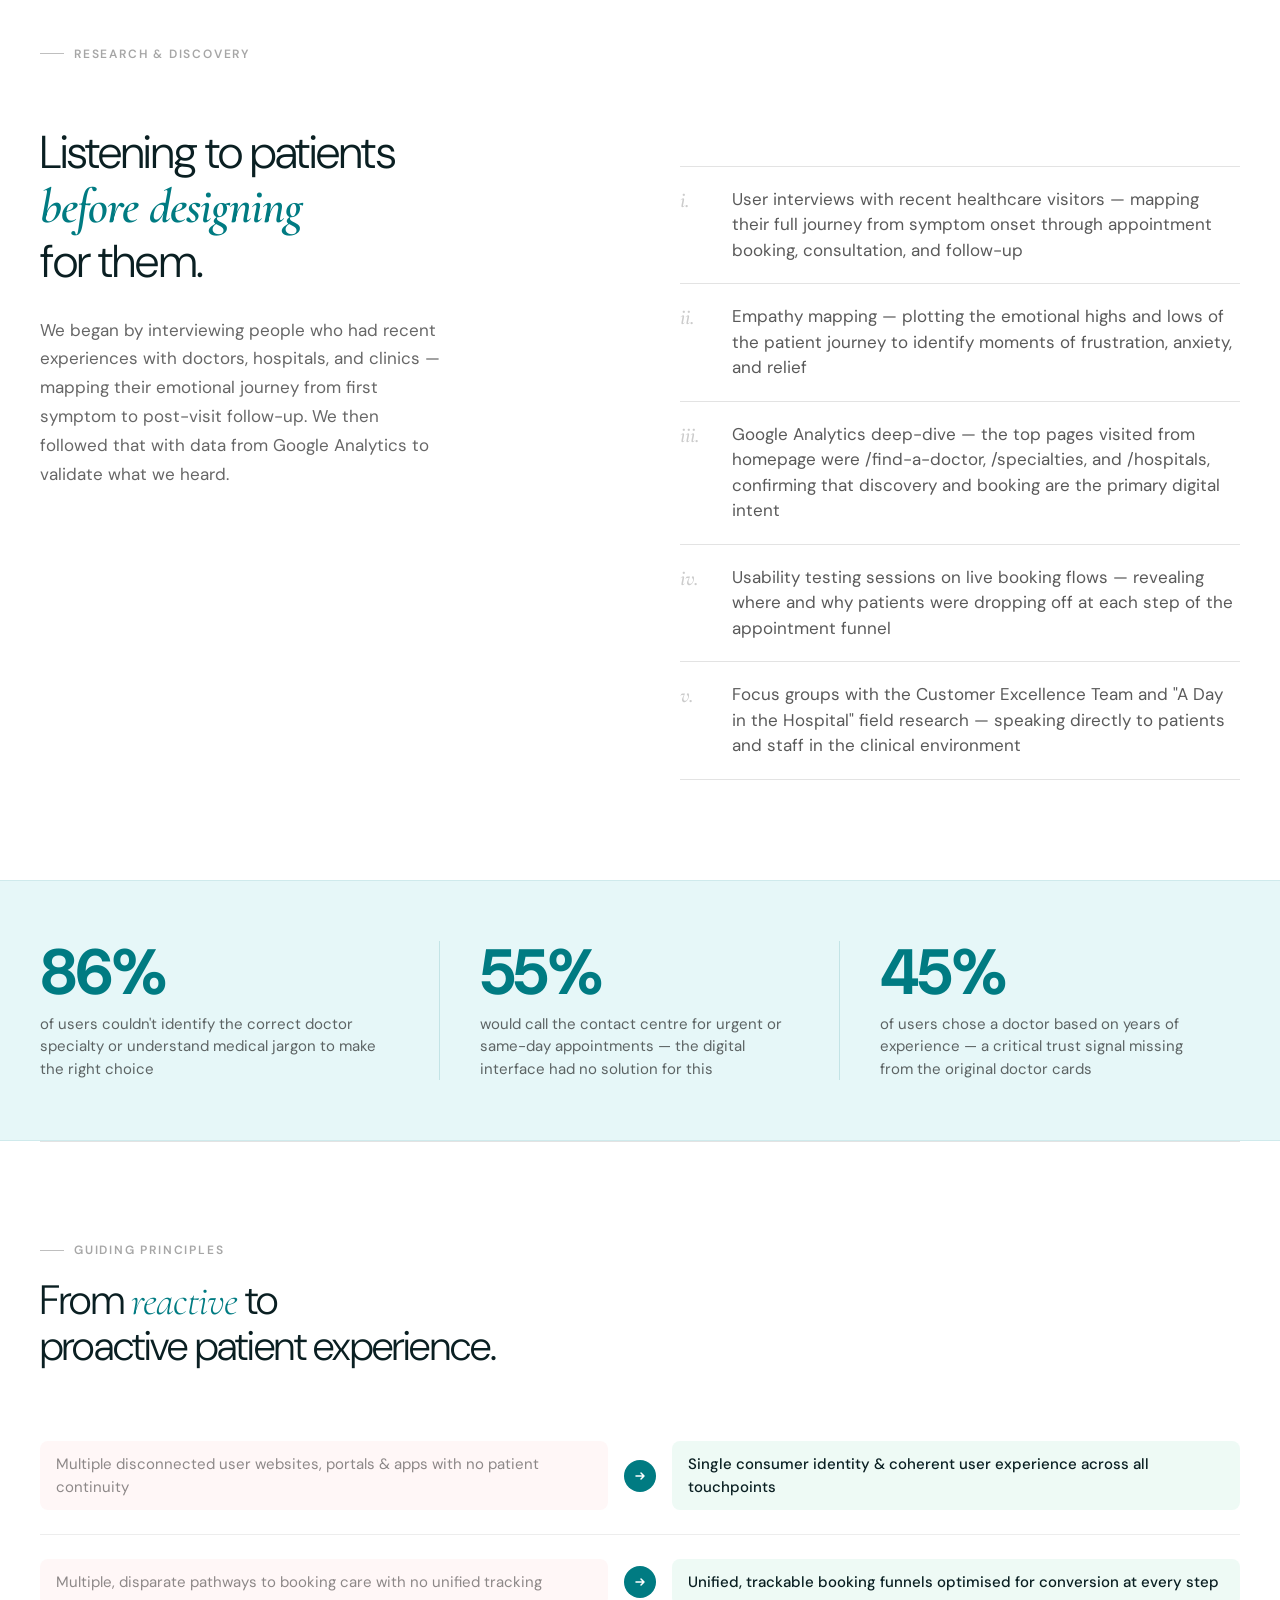
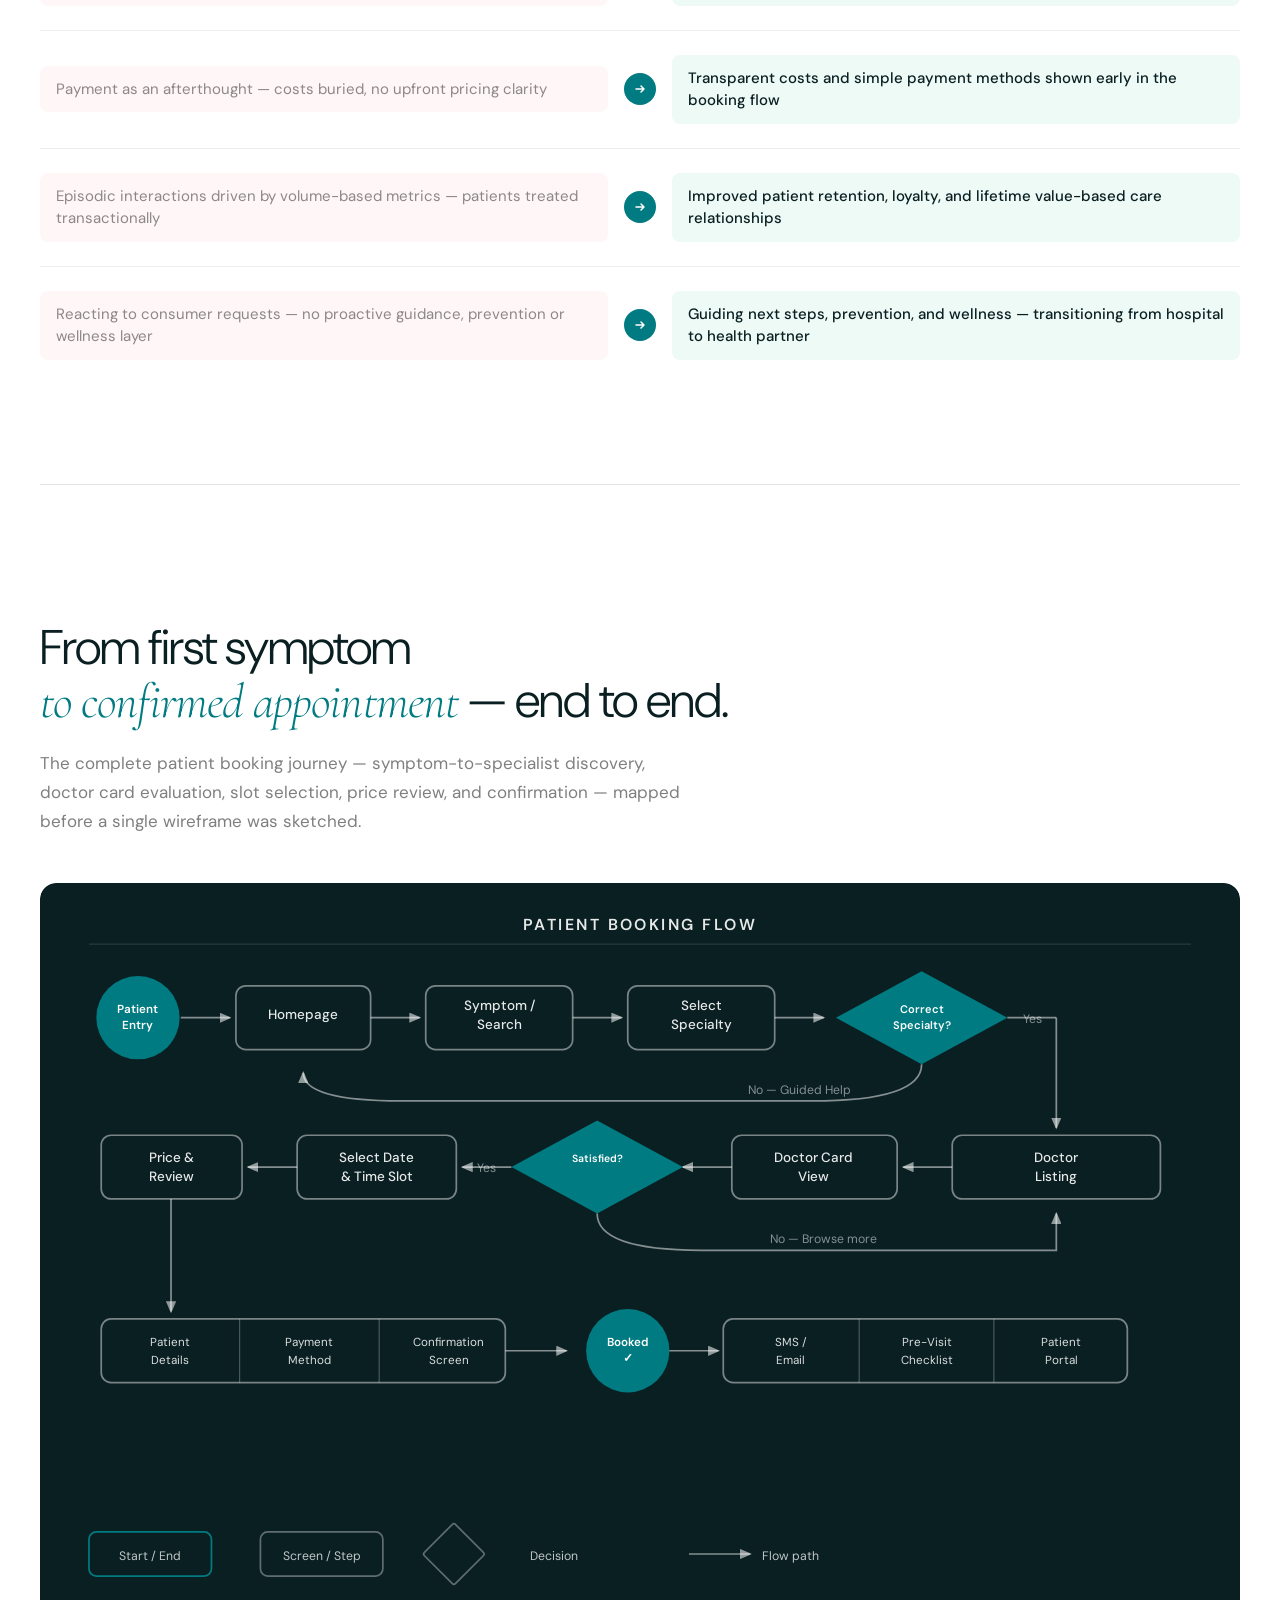
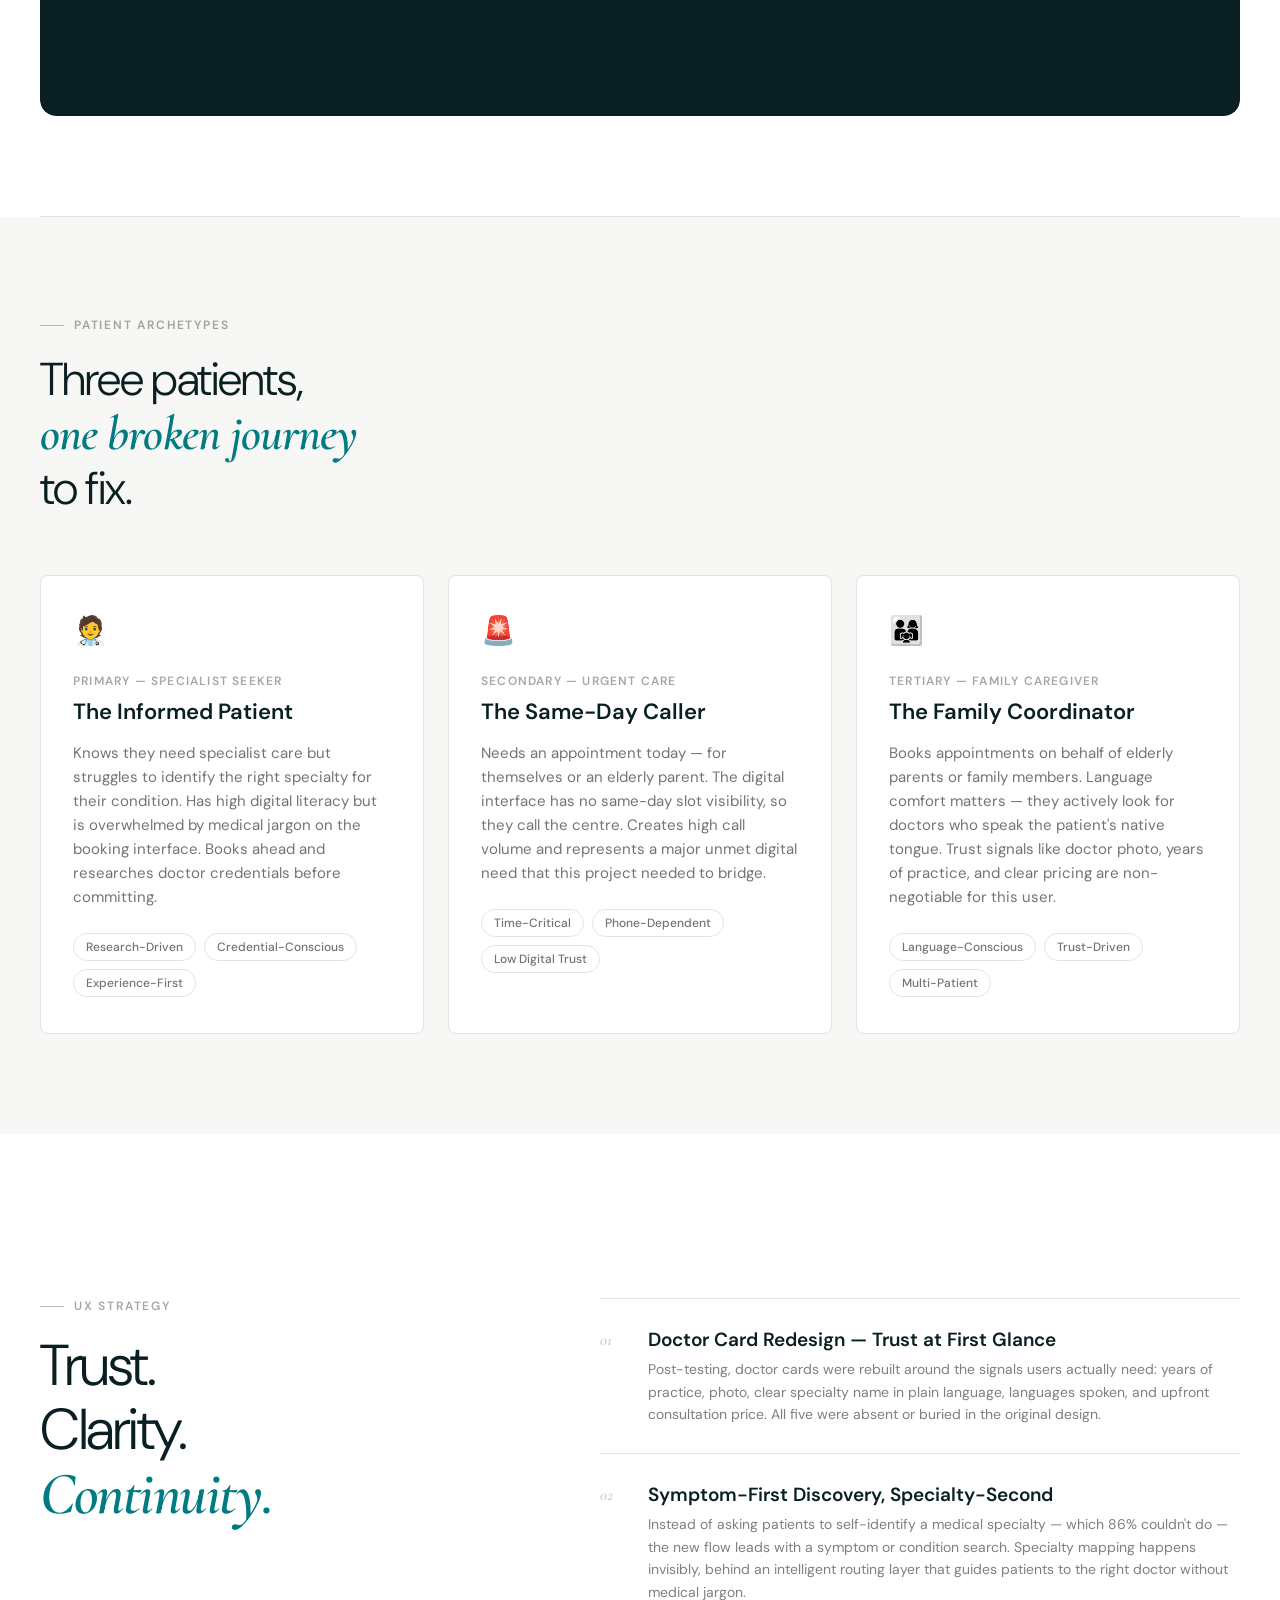
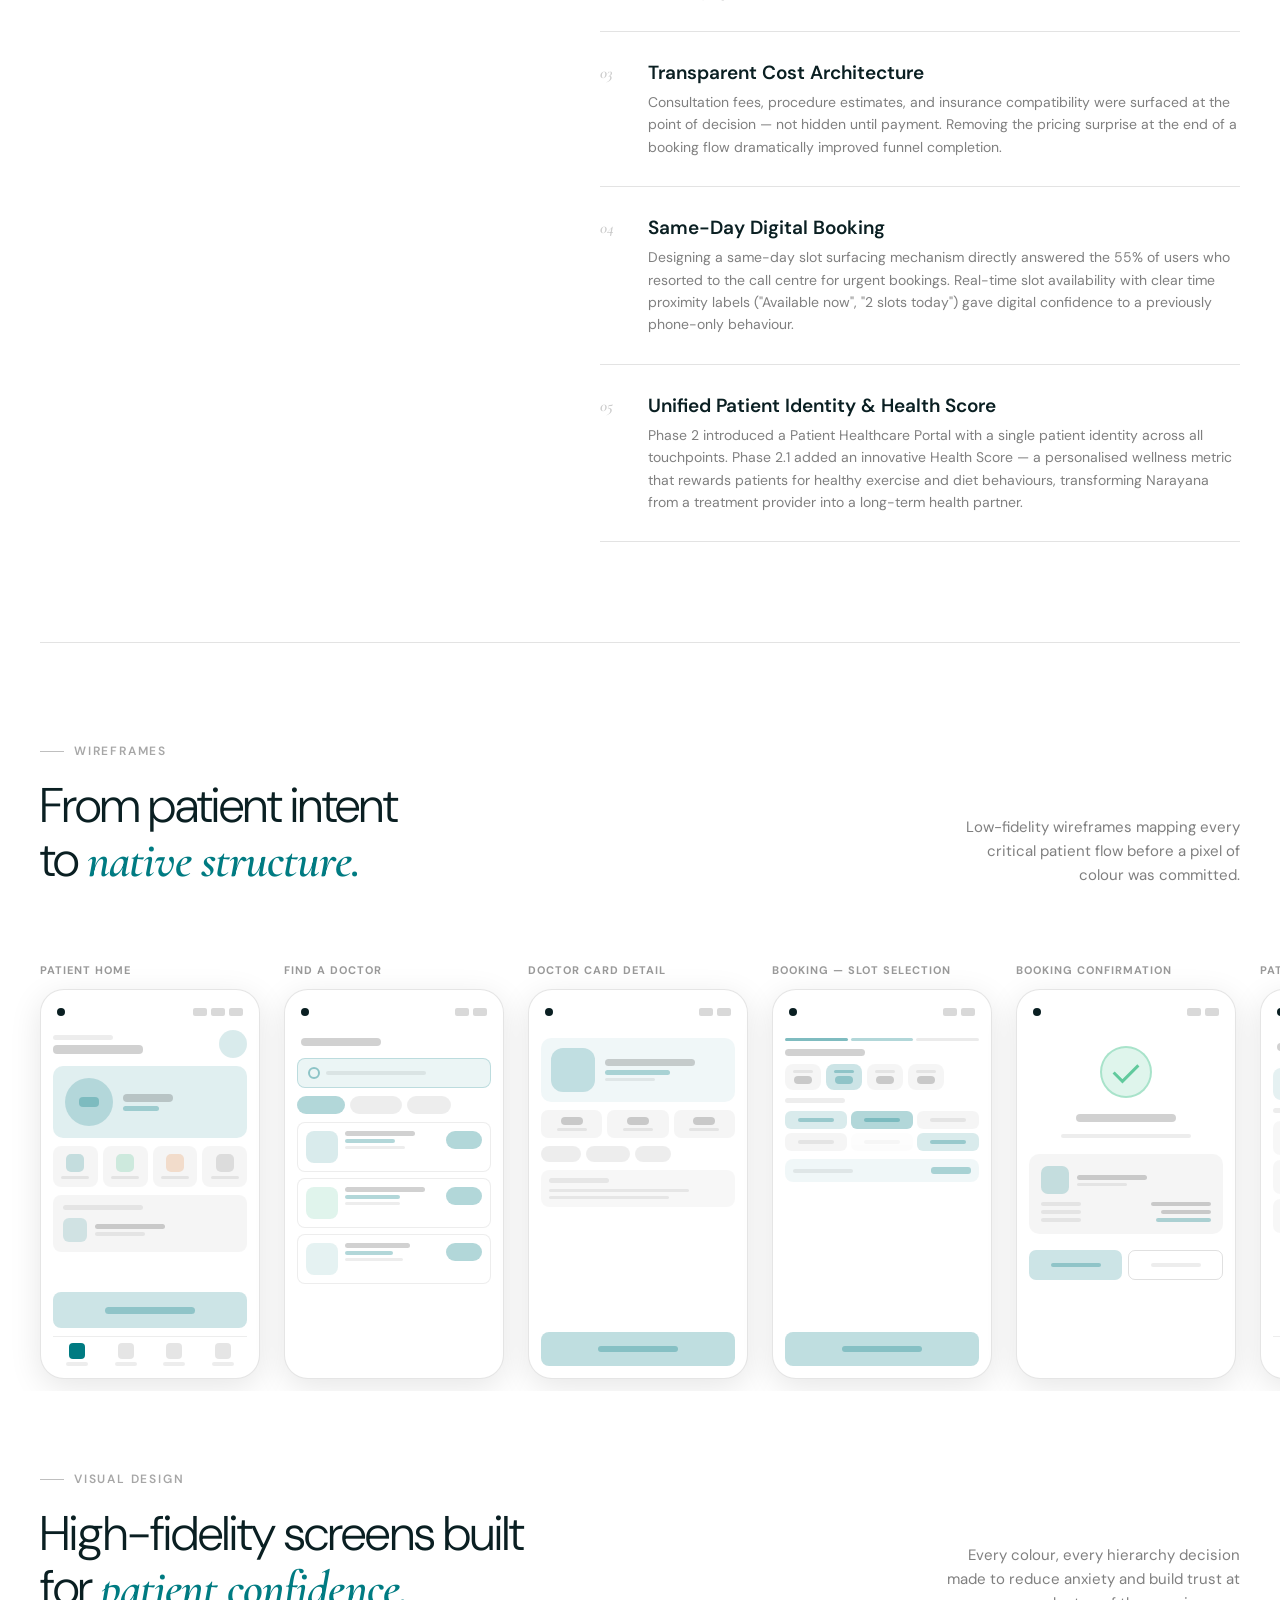
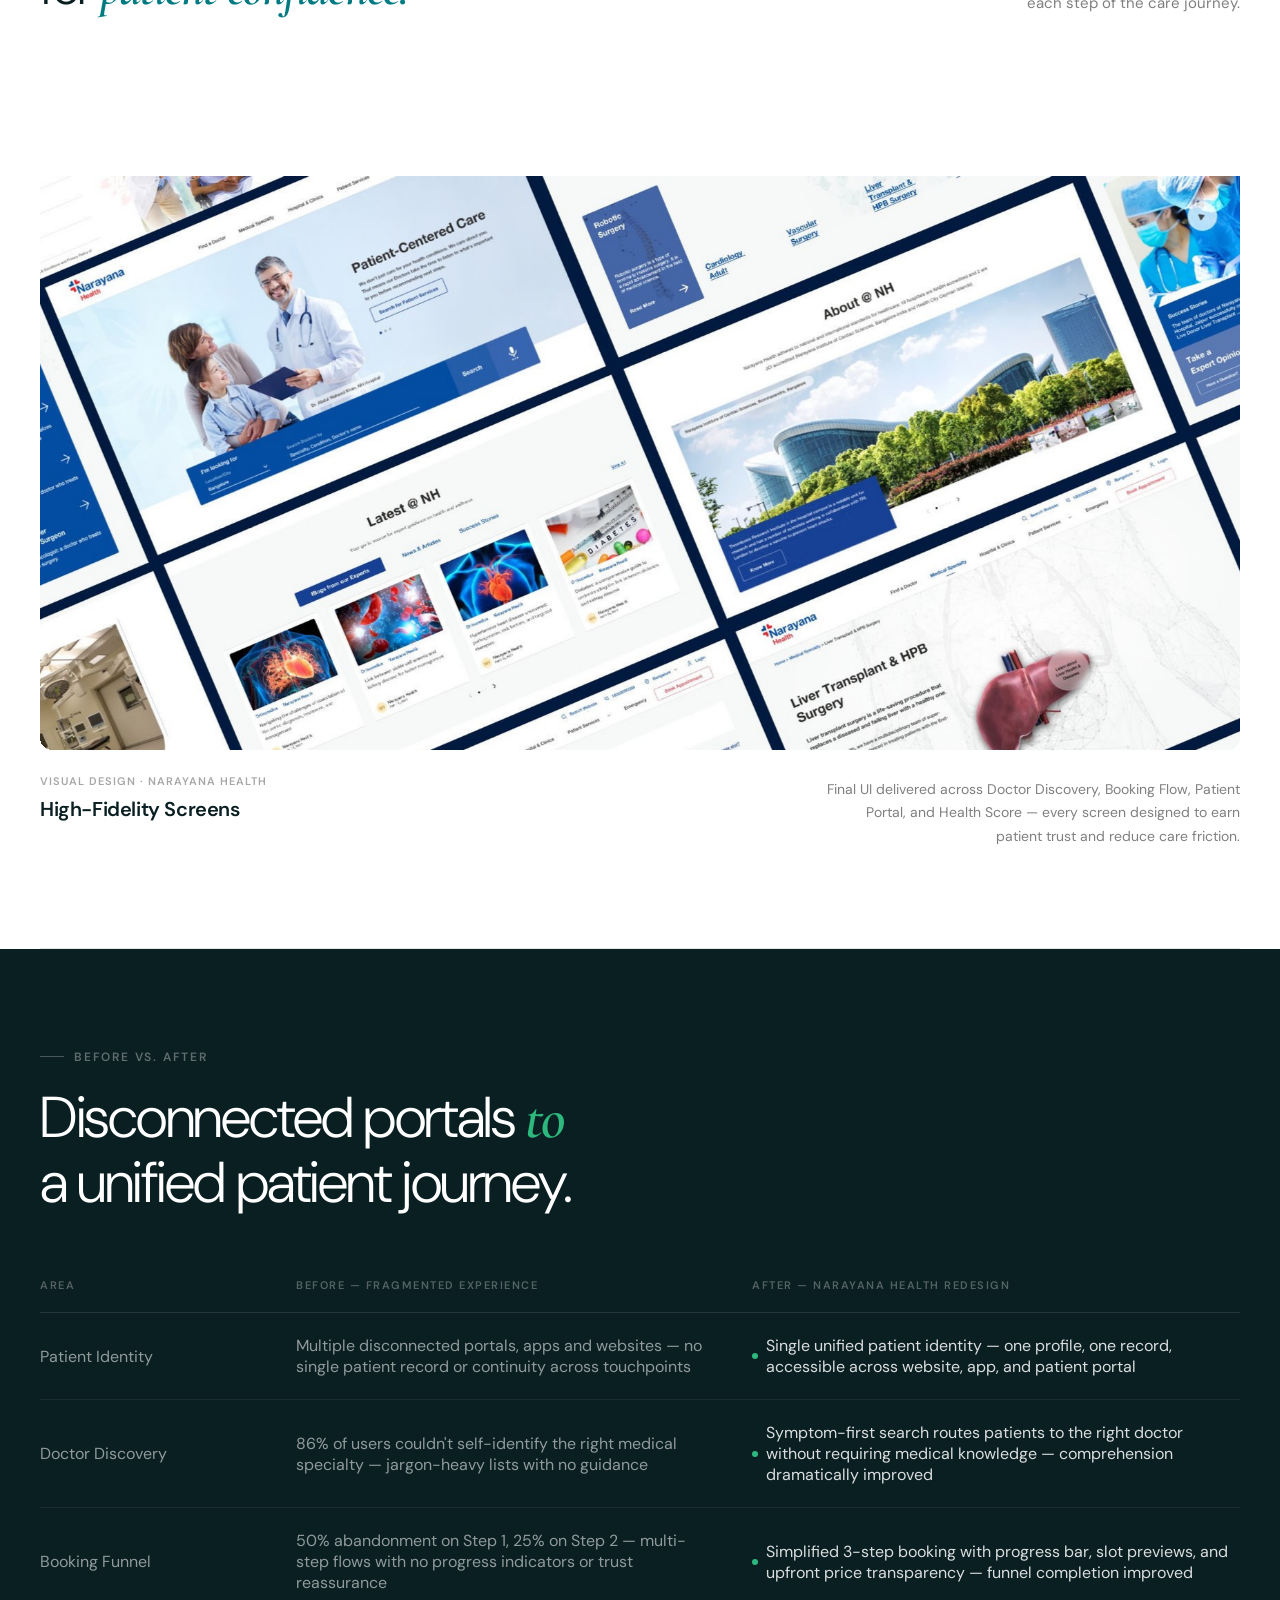
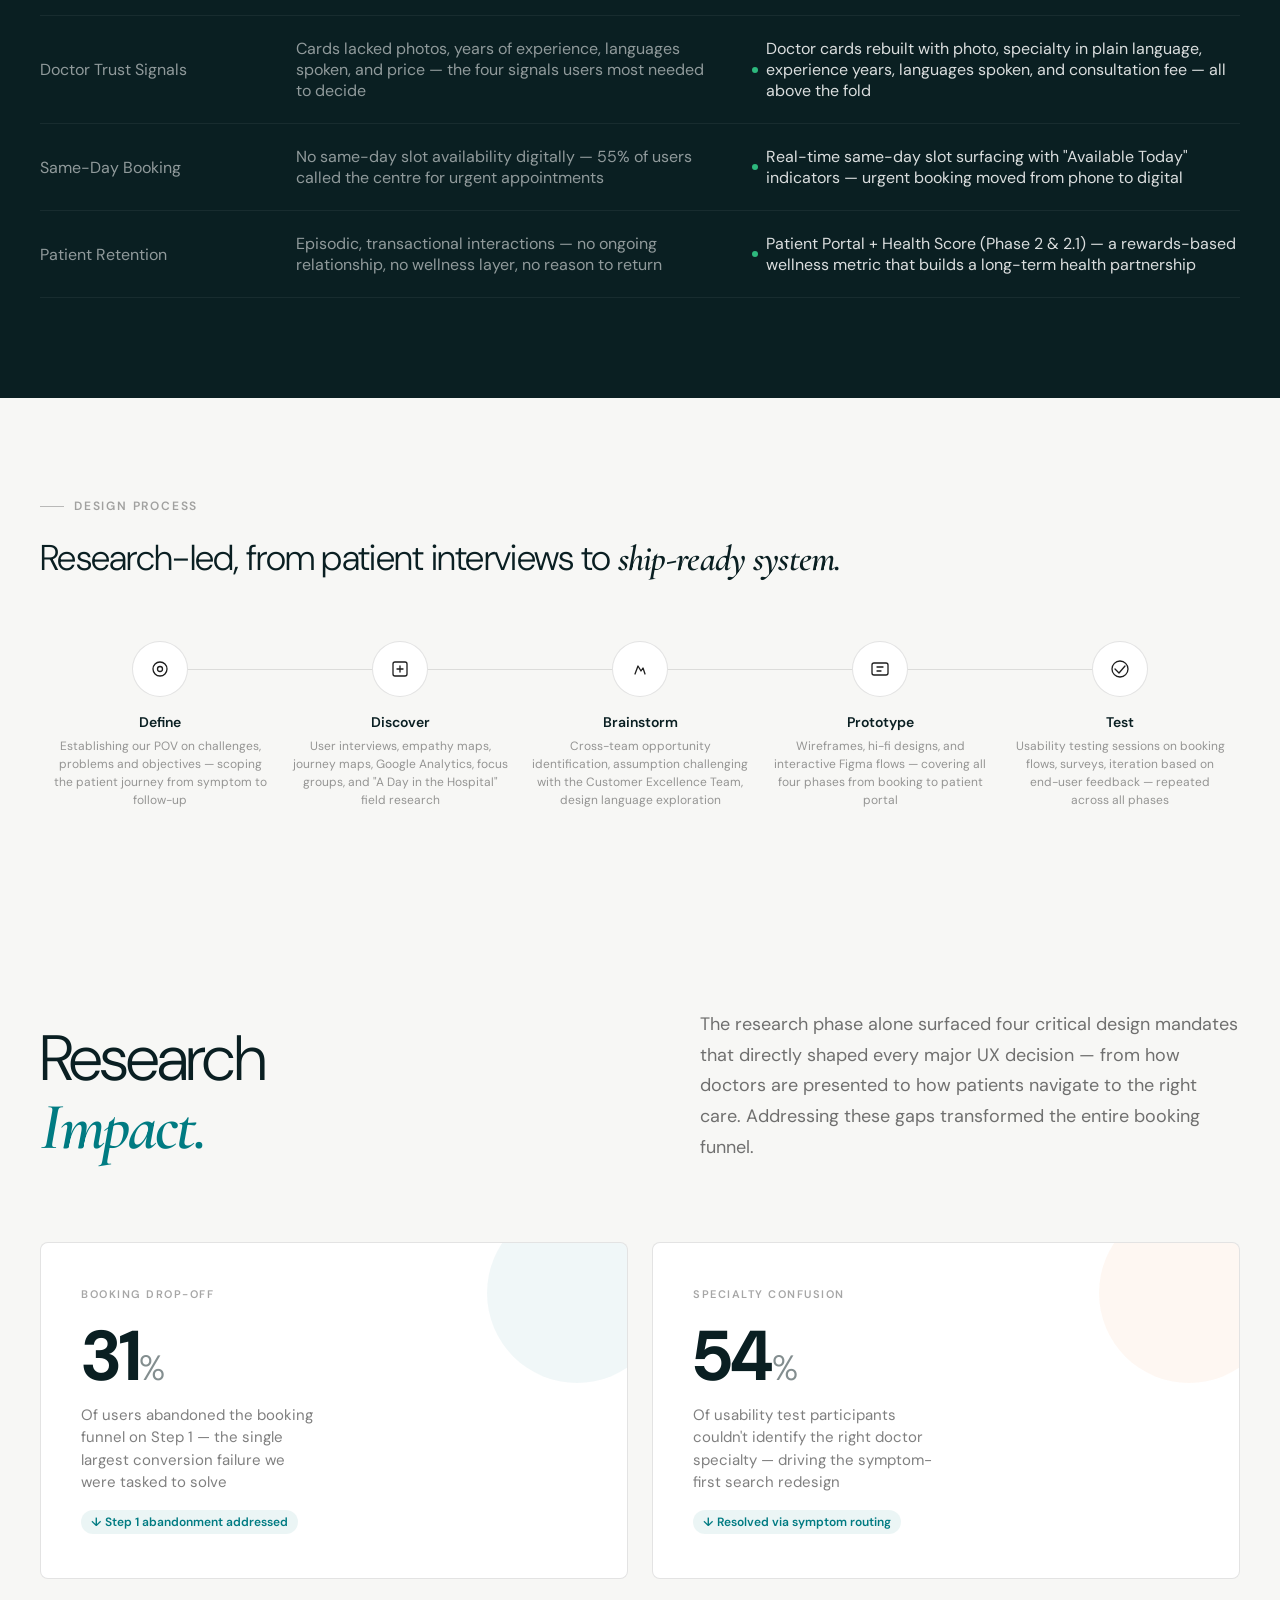
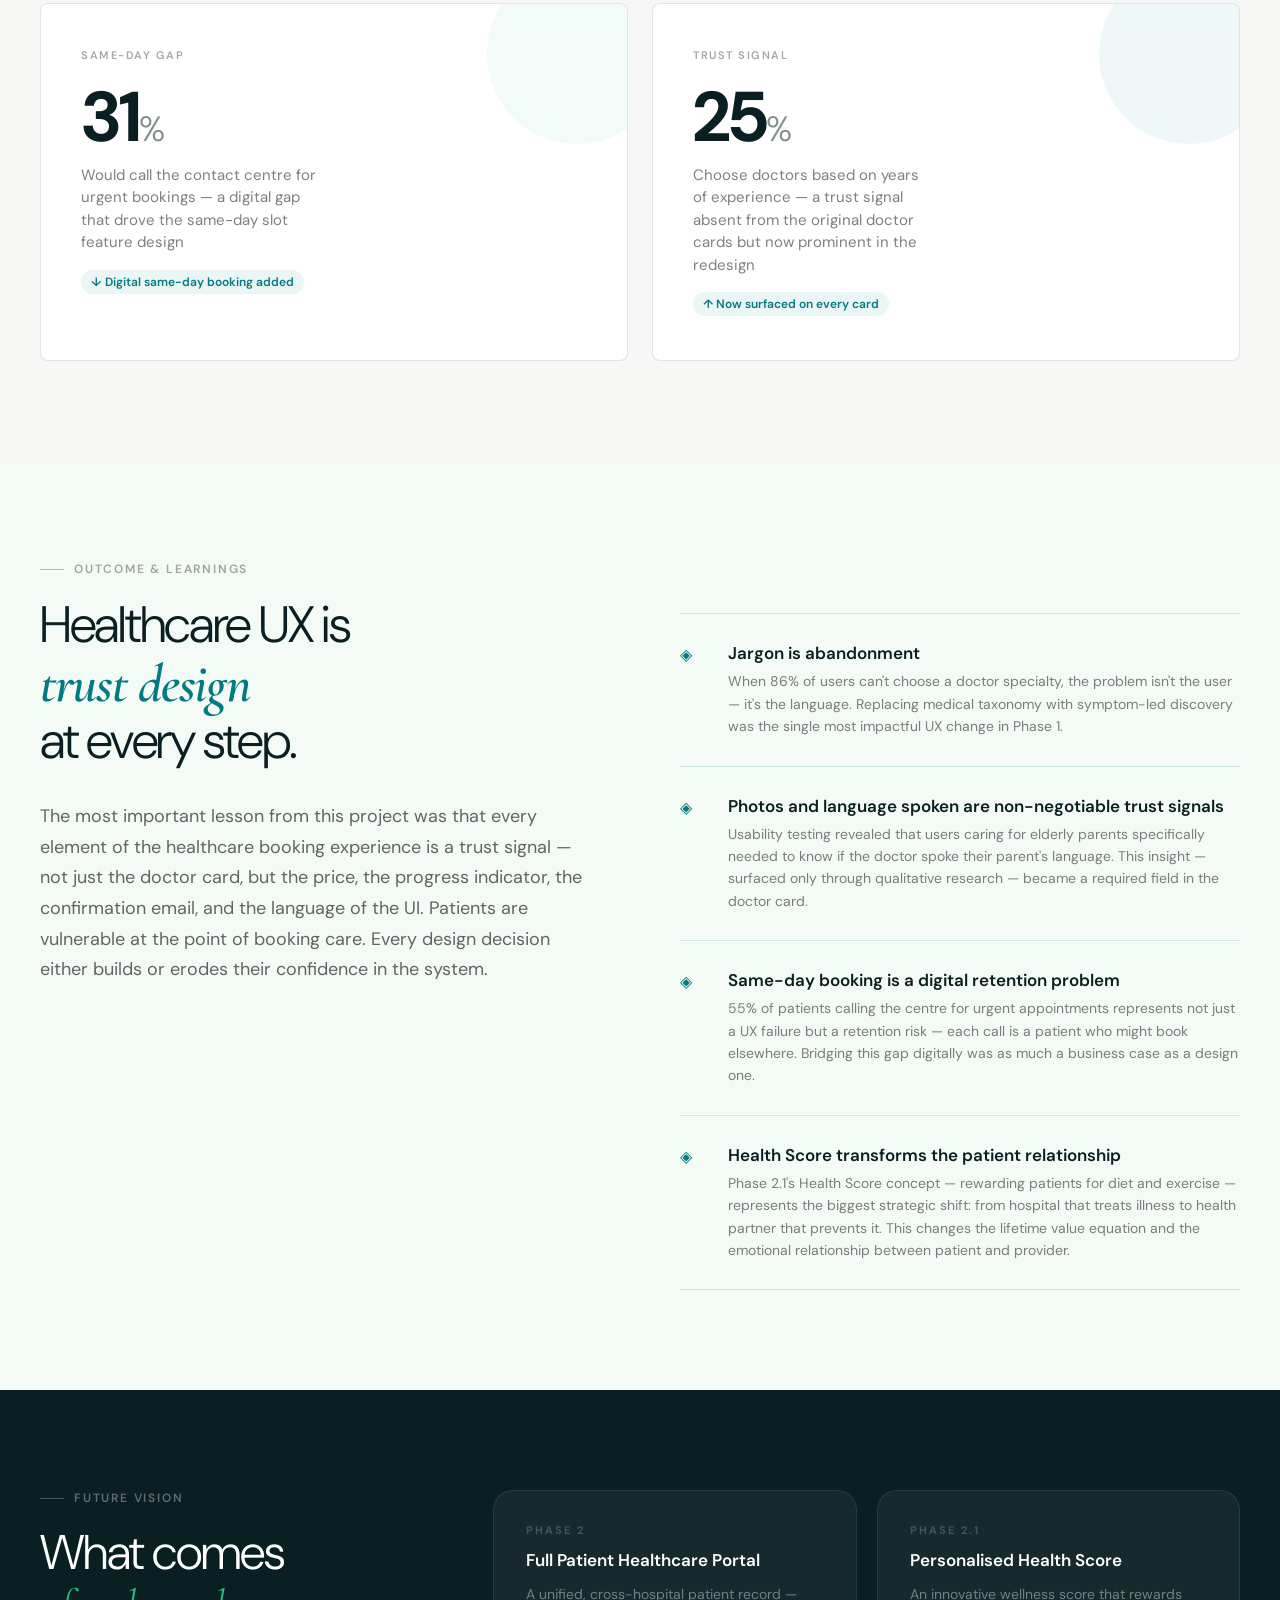
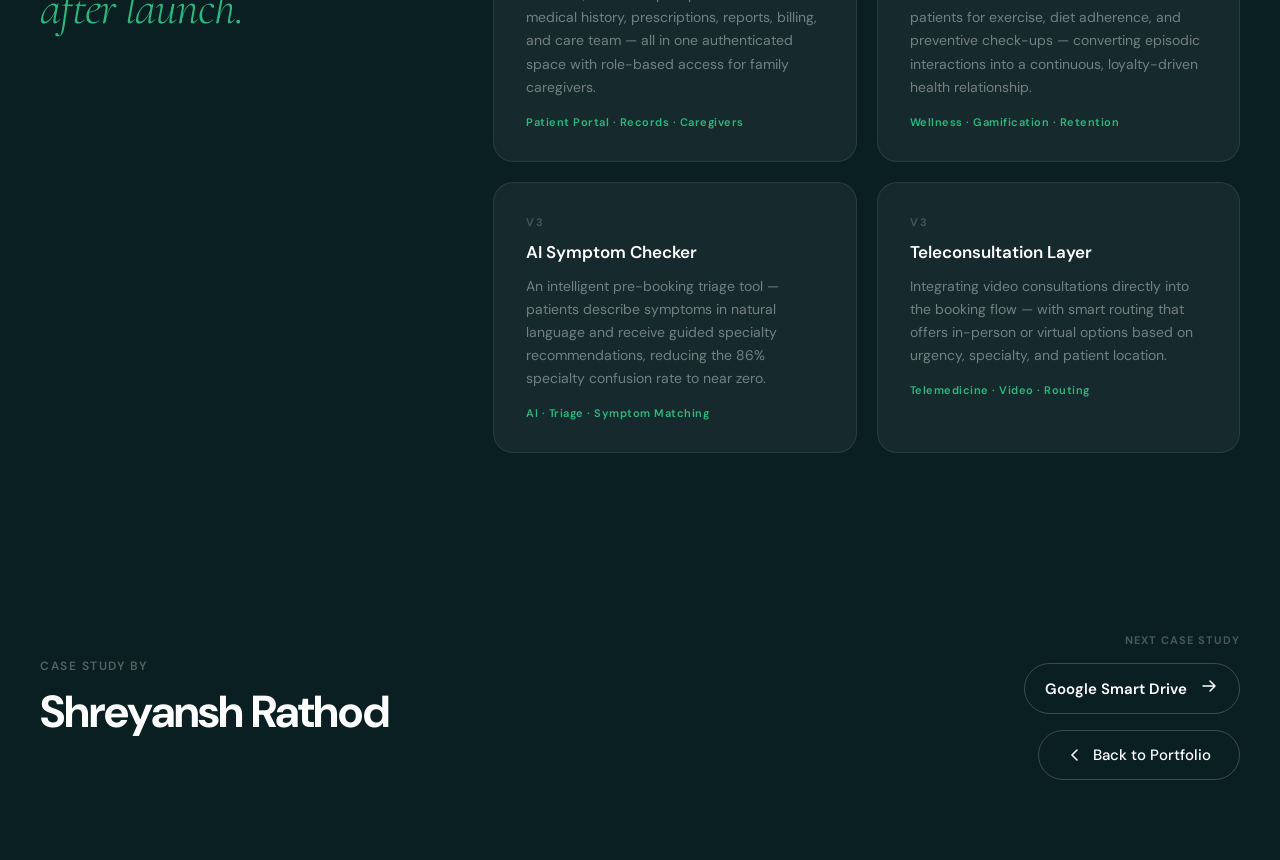
<file: narayana-health-case-study.html>
<!DOCTYPE html>
<html lang="en">
<head>
  <meta charset="UTF-8" />
  <meta name="viewport" content="width=device-width, initial-scale=1.0" />
  <title>Narayana Health — Case Study · Shreyansh Rathod</title>
  <link rel="preconnect" href="https://fonts.googleapis.com" />
  <link rel="preconnect" href="https://fonts.gstatic.com" crossorigin />
  <link href="https://fonts.googleapis.com/css2?family=DM+Sans:ital,opsz,wght@0,9..40,300;0,9..40,400;0,9..40,500;0,9..40,600;0,9..40,700;1,9..40,300;1,9..40,400&family=Cormorant+Garamond:ital,wght@1,400;1,600;1,700&display=swap" rel="stylesheet" />
  <link rel="stylesheet" href="narayana-health-case-study.css" />
</head>
<body>

<!-- LOADER -->
<div id="page-loader">
  <div class="loader-inner">
    <span class="loader-char">H</span>
    <span class="loader-char">E</span>
    <span class="loader-char">A</span>
    <span class="loader-char">L</span>
    <span class="loader-char">T</span>
    <span class="loader-char">H</span>
  </div>
</div>

<!-- CURSOR -->
<div id="cursor"></div>

<!-- NAV -->
<nav class="nav" id="nav">
  <a href="index.html" class="nav-back">
    <svg width="16" height="16" viewBox="0 0 16 16" fill="none">
      <path d="M10 3L5 8L10 13" stroke="currentColor" stroke-width="1.5" stroke-linecap="round" stroke-linejoin="round"/>
    </svg>
    Back to Portfolio
  </a>
  <span class="nav-label">Narayana Health · Case Study</span>
</nav>

<!-- ═══ HERO ═══ -->
<section id="hero">
  <div class="hero-parallax-bg" id="heroBg"></div>
  <div class="hero-content">
    <div class="hero-eyebrow" id="heroEyebrow">
      <span class="hero-tag">UI / UX Case Study</span>
      <span class="hero-dot-sep"></span>
      <span class="hero-tag">2023 – 2024</span>
      <span class="hero-dot-sep"></span>
      <div class="hero-client-badge">
        <div class="nh-badge-cross"></div>
        &nbsp;Narayana Health
      </div>
    </div>
    <div class="hero-title">
      <span class="hero-title-line" id="hl1">Patient Experience —</span>
      <span class="hero-title-line bold" id="hl2">Redesigned.</span>
      <span class="hero-title-line" id="hl3">Simplified. Trusted.</span>
    </div>
    <div class="hero-meta-row" id="heroMeta">
      <div class="hero-meta-items">
        <div class="hero-meta-item">
          <div class="hero-meta-key">Role</div>
          <div class="hero-meta-val">UX Research · Service Design · Web · App · Patient Portal</div>
        </div>
        <div class="hero-meta-item">
          <div class="hero-meta-key">Platform</div>
          <div class="hero-meta-val">Web · iOS &amp; Android · Healthcare Portal</div>
        </div>
        <div class="hero-meta-item">
          <div class="hero-meta-key">Timeline</div>
          <div class="hero-meta-val">22+ Months · Multi-Phase</div>
        </div>
        <div class="hero-meta-item">
          <div class="hero-meta-key">Domain</div>
          <div class="hero-meta-val">Healthcare · Patient Experience · Digital Health</div>
        </div>
      </div>
      <div class="hero-scroll-hint">
        <span>Scroll to explore</span>
        <div class="scroll-arrow">
          <svg width="10" height="10" viewBox="0 0 10 10" fill="none">
            <path d="M5 2v6M2 7l3 3 3-3" stroke="rgba(0,0,0,0.4)" stroke-width="1.2" stroke-linecap="round"/>
          </svg>
        </div>
      </div>
    </div>
  </div>
</section>

<!-- ═══ IMPACT ═══ -->
<section id="impact">
  <div class="impact-grid">
    <div class="impact-item reveal">
      <div class="impact-num"><span class="counter" data-target="4">0</span><span class="accent"> Phases</span></div>
      <div class="impact-label">End-to-end redesign — Website, App, Patient Portal &amp; Health Score</div>
    </div>
    <div class="impact-item reveal d1">
      <div class="impact-num"><span class="counter" data-target="22">0</span><span class="accent">+</span></div>
      <div class="impact-label">Months of active design, research, testing and iteration across all touchpoints</div>
    </div>
    <div class="impact-item reveal d2">
      <div class="impact-num"><span class="counter" data-target="50">0</span><span class="accent">%</span></div>
      <div class="impact-label">Booking flow abandonment on Step 1 — the core drop-off we were tasked to solve</div>
    </div>
    <div class="impact-item reveal d3">
      <div class="impact-num"><span class="counter" data-target="86">0</span><span class="accent">%</span></div>
      <div class="impact-label">Users who couldn't choose the right doctor specialty — the usability gap that drove the redesign</div>
    </div>
  </div>
</section>

<div class="divider"></div>

<!-- ═══ OVERVIEW ═══ -->
<section id="overview">
  <div class="overview-left reveal">
    <p class="s-label">Project Overview</p>
    <h2 class="overview-heading">
      Fixing how India books<br><em>its hospital appointments.</em>
    </h2>
    <p class="overview-body">
      Narayana Health is one of India's largest hospital chains — with 21 hospitals, 7,000+ beds, and patients across 55+ countries. Despite its scale and clinical excellence, its digital experience was fragmented, opaque, and losing patients at every step of the booking journey. We were brought in to reengineer the entire patient experience — from how they find a doctor to how they manage ongoing care — across four phases spanning 22+ months.
    </p>
  </div>
  <div class="overview-right reveal d1">
    <div class="meta-list">
      <div class="meta-row"><span class="meta-key">Client</span><span class="meta-val">Narayana Health</span></div>
      <div class="meta-row"><span class="meta-key">Industry</span><span class="meta-val">Healthcare · Hospital Group · Digital Health</span></div>
      <div class="meta-row"><span class="meta-key">Platform</span><span class="meta-val">Website · iOS &amp; Android App · Patient Portal</span></div>
      <div class="meta-row"><span class="meta-key">Timeline</span><span class="meta-val">Phase 1: 6 months · Phase 1.1: 3 months · Phase 2: 1 year+ · Phase 2.1: Ongoing</span></div>
      <div class="meta-row"><span class="meta-key">My Role</span><span class="meta-val">UX Research, Service Design, Wireframing, Visual Design, Usability Testing</span></div>
      <div class="meta-row"><span class="meta-key">Scale</span><span class="meta-val">21 Hospitals · 7,000+ Beds · 55+ Countries</span></div>
    </div>
  </div>
</section>

<div class="divider"></div>

<!-- ═══ PROBLEM ═══ -->
<section id="problem">
  <div class="problem-bg-text" id="problemBgText">CARE</div>
  <div class="problem-inner">
    <p class="s-label light reveal">Problem Statement</p>
    <h2 class="problem-quote reveal d1">
      World-class hospitals.<br><em>A broken digital front door.</em>
    </h2>
    <p class="problem-body reveal d2">
      Narayana Health's digital presence was scattered across multiple disconnected websites, apps, and portals — each with its own booking flow, payment logic, and user journey. Patients were abandoning bookings at every step. 50% never made it past the Find a Doctor screen. Those who did faced jargon-heavy specialty lists, no price transparency, and no way to book same-day appointments digitally. The system was reacting to patients instead of guiding them.
    </p>
    <div class="pain-points">
      <div class="pain-item reveal">
        <div class="pain-num">01</div>
        <div class="pain-title">Fragmented Multi-Platform Experience</div>
        <div class="pain-desc">Multiple disconnected user websites, portals, and apps with no single patient identity. Each touchpoint felt like a different product — there was no continuity across the care journey.</div>
      </div>
      <div class="pain-item reveal d1">
        <div class="pain-num">02</div>
        <div class="pain-title">Booking Abandonment at Scale</div>
        <div class="pain-desc">50% of users didn't proceed past the Find a Doctor screen. Most booking flows had 50% abandonment on Step 1 and 25% on Step 2. The funnel was haemorrhaging patients at every click.</div>
      </div>
      <div class="pain-item reveal d2">
        <div class="pain-num">03</div>
        <div class="pain-title">Opaque Specialties &amp; No Guidance</div>
        <div class="pain-desc">86% of usability test participants couldn't identify the right doctor specialty for their ailment. Medical jargon replaced intuitive guidance, leaving patients confused and resorting to the call centre.</div>
      </div>
      <div class="pain-item reveal d3">
        <div class="pain-num">04</div>
        <div class="pain-title">Payment &amp; Trust as Afterthoughts</div>
        <div class="pain-desc">Cost information was buried or absent. Same-day booking wasn't supported digitally — 55% of users said they'd call the centre for urgent appointments because the app couldn't handle it. No digital trust layer existed.</div>
      </div>
    </div>
  </div>
</section>

<!-- ═══ RESEARCH ═══ -->
<section id="research">
  <p class="s-label reveal">Research &amp; Discovery</p>
  <div class="research-grid">
    <div class="reveal d1">
      <h2 class="research-heading">
        Listening to patients<br><em>before designing</em><br>for them.
      </h2>
      <p style="margin-top:28px;font-size:17px;font-weight:400;line-height:1.7;color:rgba(0,0,0,.6);max-width:400px;">
        We began by interviewing people who had recent experiences with doctors, hospitals, and clinics — mapping their emotional journey from first symptom to post-visit follow-up. We then followed that with data from Google Analytics to validate what we heard.
      </p>
    </div>
    <div class="reveal d2">
      <div class="method-list">
        <div class="method-item"><span class="method-num">i.</span><span class="method-text">User interviews with recent healthcare visitors — mapping their full journey from symptom onset through appointment booking, consultation, and follow-up</span></div>
        <div class="method-item"><span class="method-num">ii.</span><span class="method-text">Empathy mapping — plotting the emotional highs and lows of the patient journey to identify moments of frustration, anxiety, and relief</span></div>
        <div class="method-item"><span class="method-num">iii.</span><span class="method-text">Google Analytics deep-dive — the top pages visited from homepage were /find-a-doctor, /specialties, and /hospitals, confirming that discovery and booking are the primary digital intent</span></div>
        <div class="method-item"><span class="method-num">iv.</span><span class="method-text">Usability testing sessions on live booking flows — revealing where and why patients were dropping off at each step of the appointment funnel</span></div>
        <div class="method-item"><span class="method-num">v.</span><span class="method-text">Focus groups with the Customer Excellence Team and "A Day in the Hospital" field research — speaking directly to patients and staff in the clinical environment</span></div>
      </div>
    </div>
  </div>
</section>

<!-- ═══ INSIGHTS STRIP ═══ -->
<div class="insights-strip reveal">
  <div class="insight-item">
    <div class="insight-pct">86%</div>
    <div class="insight-label">of users couldn't identify the correct doctor specialty or understand medical jargon to make the right choice</div>
  </div>
  <div class="insight-item">
    <div class="insight-pct">55%</div>
    <div class="insight-label">would call the contact centre for urgent or same-day appointments — the digital interface had no solution for this</div>
  </div>
  <div class="insight-item">
    <div class="insight-pct">45%</div>
    <div class="insight-label">of users chose a doctor based on years of experience — a critical trust signal missing from the original doctor cards</div>
  </div>
</div>

<div class="divider"></div>

<!-- ═══ GUIDING PRINCIPLES ═══ -->
<section class="principles-section">
  <p class="s-label reveal">Guiding Principles</p>
  <h2 class="principles-heading reveal d1">
    From <em>reactive</em> to<br>proactive patient experience.
  </h2>
  <div class="principles-grid reveal d2">
    <div class="principle-row">
      <div class="pr-before">Multiple disconnected user websites, portals &amp; apps with no patient continuity</div>
      <div class="pr-arrow">
        <svg width="12" height="12" viewBox="0 0 12 12" fill="none"><path d="M2 6h8M7 3l3 3-3 3" stroke="white" stroke-width="1.5" stroke-linecap="round" stroke-linejoin="round"/></svg>
      </div>
      <div class="pr-after">Single consumer identity &amp; coherent user experience across all touchpoints</div>
    </div>
    <div class="principle-row">
      <div class="pr-before">Multiple, disparate pathways to booking care with no unified tracking</div>
      <div class="pr-arrow">
        <svg width="12" height="12" viewBox="0 0 12 12" fill="none"><path d="M2 6h8M7 3l3 3-3 3" stroke="white" stroke-width="1.5" stroke-linecap="round" stroke-linejoin="round"/></svg>
      </div>
      <div class="pr-after">Unified, trackable booking funnels optimised for conversion at every step</div>
    </div>
    <div class="principle-row">
      <div class="pr-before">Payment as an afterthought — costs buried, no upfront pricing clarity</div>
      <div class="pr-arrow">
        <svg width="12" height="12" viewBox="0 0 12 12" fill="none"><path d="M2 6h8M7 3l3 3-3 3" stroke="white" stroke-width="1.5" stroke-linecap="round" stroke-linejoin="round"/></svg>
      </div>
      <div class="pr-after">Transparent costs and simple payment methods shown early in the booking flow</div>
    </div>
    <div class="principle-row">
      <div class="pr-before">Episodic interactions driven by volume-based metrics — patients treated transactionally</div>
      <div class="pr-arrow">
        <svg width="12" height="12" viewBox="0 0 12 12" fill="none"><path d="M2 6h8M7 3l3 3-3 3" stroke="white" stroke-width="1.5" stroke-linecap="round" stroke-linejoin="round"/></svg>
      </div>
      <div class="pr-after">Improved patient retention, loyalty, and lifetime value-based care relationships</div>
    </div>
    <div class="principle-row">
      <div class="pr-before">Reacting to consumer requests — no proactive guidance, prevention or wellness layer</div>
      <div class="pr-arrow">
        <svg width="12" height="12" viewBox="0 0 12 12" fill="none"><path d="M2 6h8M7 3l3 3-3 3" stroke="white" stroke-width="1.5" stroke-linecap="round" stroke-linejoin="round"/></svg>
      </div>
      <div class="pr-after">Guiding next steps, prevention, and wellness — transitioning from hospital to health partner</div>
    </div>
  </div>
</section>

<div class="divider"></div>

<!-- ═══ USER FLOW ═══ -->
<section id="user-flow">
  <p class="s-label reveal">User Flow</p>
  <h2 class="flow-heading reveal d1">From first symptom<br><em>to confirmed appointment</em> — end to end.</h2>
  <p class="flow-subhead reveal d2">The complete patient booking journey — symptom-to-specialist discovery, doctor card evaluation, slot selection, price review, and confirmation — mapped before a single wireframe was sketched.</p>

  <div class="flow-svg-wrap reveal d3">
    <svg xmlns="http://www.w3.org/2000/svg" viewBox="0 0 980 680" width="100%" style="display:block;border-radius:16px;background:#0a1f22;">
      <defs>
        <marker id="arr" markerWidth="7" markerHeight="6" refX="6" refY="3" orient="auto">
          <polygon points="0 0, 7 3, 0 6" fill="rgba(255,255,255,0.55)"/>
        </marker>
        <marker id="arr-teal" markerWidth="7" markerHeight="6" refX="6" refY="3" orient="auto">
          <polygon points="0 0, 7 3, 0 6" fill="#007B82"/>
        </marker>
      </defs>

      <text x="490" y="38" text-anchor="middle" font-family="DM Sans, sans-serif" font-size="13" font-weight="600" fill="rgba(255,255,255,0.9)" letter-spacing="2">PATIENT BOOKING FLOW</text>
      <line x1="40" y1="50" x2="940" y2="50" stroke="rgba(255,255,255,0.12)" stroke-width="1"/>

      <!-- ROW 1: Entry -->
      <circle cx="80" cy="110" r="34" fill="#007B82"/>
      <text x="80" y="106" text-anchor="middle" font-family="DM Sans,sans-serif" font-size="9.5" fill="#fff" font-weight="600">Patient</text>
      <text x="80" y="119" text-anchor="middle" font-family="DM Sans,sans-serif" font-size="9.5" fill="#fff" font-weight="600">Entry</text>

      <line x1="115" y1="110" x2="155" y2="110" stroke="rgba(255,255,255,0.5)" stroke-width="1.4" marker-end="url(#arr)"/>
      <rect x="160" y="84" width="110" height="52" rx="8" fill="none" stroke="rgba(255,255,255,.45)" stroke-width="1.4"/>
      <text x="215" y="111" text-anchor="middle" font-family="DM Sans,sans-serif" font-size="11" fill="rgba(255,255,255,.9)" font-weight="500">Homepage</text>

      <line x1="270" y1="110" x2="310" y2="110" stroke="rgba(255,255,255,0.5)" stroke-width="1.4" marker-end="url(#arr)"/>
      <rect x="315" y="84" width="120" height="52" rx="8" fill="none" stroke="rgba(255,255,255,.45)" stroke-width="1.4"/>
      <text x="375" y="104" text-anchor="middle" font-family="DM Sans,sans-serif" font-size="11" fill="rgba(255,255,255,.9)" font-weight="500">Symptom /</text>
      <text x="375" y="119" text-anchor="middle" font-family="DM Sans,sans-serif" font-size="11" fill="rgba(255,255,255,.9)" font-weight="500">Search</text>

      <line x1="435" y1="110" x2="475" y2="110" stroke="rgba(255,255,255,0.5)" stroke-width="1.4" marker-end="url(#arr)"/>
      <rect x="480" y="84" width="120" height="52" rx="8" fill="none" stroke="rgba(255,255,255,.45)" stroke-width="1.4"/>
      <text x="540" y="104" text-anchor="middle" font-family="DM Sans,sans-serif" font-size="11" fill="rgba(255,255,255,.9)" font-weight="500">Select</text>
      <text x="540" y="119" text-anchor="middle" font-family="DM Sans,sans-serif" font-size="11" fill="rgba(255,255,255,.9)" font-weight="500">Specialty</text>

      <line x1="600" y1="110" x2="640" y2="110" stroke="rgba(255,255,255,0.5)" stroke-width="1.4" marker-end="url(#arr)"/>
      <polygon points="720,72 790,110 720,148 650,110" fill="#007B82"/>
      <text x="720" y="106" text-anchor="middle" font-family="DM Sans,sans-serif" font-size="9" fill="#fff" font-weight="600">Correct</text>
      <text x="720" y="119" text-anchor="middle" font-family="DM Sans,sans-serif" font-size="9" fill="#fff" font-weight="600">Specialty?</text>

      <path d="M720,148 Q720,178 630,178 Q540,178 450,178 Q360,178 295,178 Q215,178 215,155" fill="none" stroke="rgba(255,255,255,.5)" stroke-width="1.4" marker-end="url(#arr)"/>
      <text x="620" y="172" text-anchor="middle" font-family="DM Sans,sans-serif" font-size="10" fill="rgba(255,255,255,.5)">No — Guided Help</text>

      <text x="803" y="114" font-family="DM Sans,sans-serif" font-size="10" fill="rgba(255,255,255,.5)">Yes</text>
      <line x1="790" y1="110" x2="830" y2="110" stroke="rgba(255,255,255,.5)" stroke-width="1.4"/>
      <line x1="830" y1="110" x2="830" y2="200" stroke="rgba(255,255,255,.5)" stroke-width="1.4" marker-end="url(#arr)"/>

      <!-- ROW 2: Doctor Selection -->
      <rect x="745" y="206" width="170" height="52" rx="8" fill="none" stroke="rgba(255,255,255,.45)" stroke-width="1.4"/>
      <text x="830" y="228" text-anchor="middle" font-family="DM Sans,sans-serif" font-size="11" fill="rgba(255,255,255,.9)" font-weight="500">Doctor</text>
      <text x="830" y="243" text-anchor="middle" font-family="DM Sans,sans-serif" font-size="11" fill="rgba(255,255,255,.9)" font-weight="500">Listing</text>

      <line x1="745" y1="232" x2="705" y2="232" stroke="rgba(255,255,255,.5)" stroke-width="1.4" marker-end="url(#arr)"/>
      <rect x="565" y="206" width="135" height="52" rx="8" fill="none" stroke="rgba(255,255,255,.45)" stroke-width="1.4"/>
      <text x="632" y="228" text-anchor="middle" font-family="DM Sans,sans-serif" font-size="11" fill="rgba(255,255,255,.9)" font-weight="500">Doctor Card</text>
      <text x="632" y="243" text-anchor="middle" font-family="DM Sans,sans-serif" font-size="11" fill="rgba(255,255,255,.9)" font-weight="500">View</text>

      <line x1="565" y1="232" x2="525" y2="232" stroke="rgba(255,255,255,.5)" stroke-width="1.4" marker-end="url(#arr)"/>
      <polygon points="455,194 525,232 455,270 385,232" fill="#007B82"/>
      <text x="455" y="228" text-anchor="middle" font-family="DM Sans,sans-serif" font-size="8.5" fill="#fff" font-weight="600">Satisfied?</text>

      <path d="M455,270 Q455,300 540,300 Q625,300 710,300 Q795,300 830,300 Q830,270 830,270" fill="none" stroke="rgba(255,255,255,.5)" stroke-width="1.4" marker-end="url(#arr)"/>
      <text x="640" y="294" text-anchor="middle" font-family="DM Sans,sans-serif" font-size="10" fill="rgba(255,255,255,.5)">No — Browse more</text>

      <text x="372" y="236" text-anchor="end" font-family="DM Sans,sans-serif" font-size="10" fill="rgba(255,255,255,.5)">Yes</text>
      <line x1="385" y1="232" x2="345" y2="232" stroke="rgba(255,255,255,.5)" stroke-width="1.4" marker-end="url(#arr)"/>

      <!-- ROW 2 Left: Booking steps -->
      <rect x="210" y="206" width="130" height="52" rx="8" fill="none" stroke="rgba(255,255,255,.45)" stroke-width="1.4"/>
      <text x="275" y="228" text-anchor="middle" font-family="DM Sans,sans-serif" font-size="11" fill="rgba(255,255,255,.9)" font-weight="500">Select Date</text>
      <text x="275" y="243" text-anchor="middle" font-family="DM Sans,sans-serif" font-size="11" fill="rgba(255,255,255,.9)" font-weight="500">&amp; Time Slot</text>

      <line x1="210" y1="232" x2="170" y2="232" stroke="rgba(255,255,255,.5)" stroke-width="1.4" marker-end="url(#arr)"/>
      <rect x="50" y="206" width="115" height="52" rx="8" fill="none" stroke="rgba(255,255,255,.45)" stroke-width="1.4"/>
      <text x="107" y="228" text-anchor="middle" font-family="DM Sans,sans-serif" font-size="11" fill="rgba(255,255,255,.9)" font-weight="500">Price &amp;</text>
      <text x="107" y="243" text-anchor="middle" font-family="DM Sans,sans-serif" font-size="11" fill="rgba(255,255,255,.9)" font-weight="500">Review</text>

      <!-- ROW 3: Confirmation -->
      <line x1="107" y1="258" x2="107" y2="350" stroke="rgba(255,255,255,.5)" stroke-width="1.4" marker-end="url(#arr)"/>

      <rect x="50" y="356" width="330" height="52" rx="8" fill="none" stroke="rgba(255,255,255,.45)" stroke-width="1.4"/>
      <line x1="163" y1="356" x2="163" y2="408" stroke="rgba(255,255,255,.25)" stroke-width="1"/>
      <line x1="277" y1="356" x2="277" y2="408" stroke="rgba(255,255,255,.25)" stroke-width="1"/>
      <text x="106" y="378" text-anchor="middle" font-family="DM Sans,sans-serif" font-size="9.5" fill="rgba(255,255,255,.85)">Patient</text>
      <text x="106" y="393" text-anchor="middle" font-family="DM Sans,sans-serif" font-size="9.5" fill="rgba(255,255,255,.85)">Details</text>
      <text x="220" y="378" text-anchor="middle" font-family="DM Sans,sans-serif" font-size="9.5" fill="rgba(255,255,255,.85)">Payment</text>
      <text x="220" y="393" text-anchor="middle" font-family="DM Sans,sans-serif" font-size="9.5" fill="rgba(255,255,255,.85)">Method</text>
      <text x="334" y="378" text-anchor="middle" font-family="DM Sans,sans-serif" font-size="9.5" fill="rgba(255,255,255,.85)">Confirmation</text>
      <text x="334" y="393" text-anchor="middle" font-family="DM Sans,sans-serif" font-size="9.5" fill="rgba(255,255,255,.85)">Screen</text>

      <line x1="380" y1="382" x2="430" y2="382" stroke="rgba(255,255,255,.5)" stroke-width="1.4" marker-end="url(#arr)"/>
      <circle cx="480" cy="382" r="34" fill="#007B82"/>
      <text x="480" y="378" text-anchor="middle" font-family="DM Sans,sans-serif" font-size="9.5" fill="#fff" font-weight="600">Booked</text>
      <text x="480" y="391" text-anchor="middle" font-family="DM Sans,sans-serif" font-size="9.5" fill="#fff" font-weight="600">✓</text>

      <!-- Post-booking -->
      <line x1="514" y1="382" x2="554" y2="382" stroke="rgba(255,255,255,.5)" stroke-width="1.4" marker-end="url(#arr)"/>
      <rect x="558" y="356" width="330" height="52" rx="8" fill="none" stroke="rgba(255,255,255,.45)" stroke-width="1.4"/>
      <line x1="669" y1="356" x2="669" y2="408" stroke="rgba(255,255,255,.25)" stroke-width="1"/>
      <line x1="779" y1="356" x2="779" y2="408" stroke="rgba(255,255,255,.25)" stroke-width="1"/>
      <text x="613" y="378" text-anchor="middle" font-family="DM Sans,sans-serif" font-size="9.5" fill="rgba(255,255,255,.85)">SMS /</text>
      <text x="613" y="393" text-anchor="middle" font-family="DM Sans,sans-serif" font-size="9.5" fill="rgba(255,255,255,.85)">Email</text>
      <text x="724" y="378" text-anchor="middle" font-family="DM Sans,sans-serif" font-size="9.5" fill="rgba(255,255,255,.85)">Pre-Visit</text>
      <text x="724" y="393" text-anchor="middle" font-family="DM Sans,sans-serif" font-size="9.5" fill="rgba(255,255,255,.85)">Checklist</text>
      <text x="834" y="378" text-anchor="middle" font-family="DM Sans,sans-serif" font-size="9.5" fill="rgba(255,255,255,.85)">Patient</text>
      <text x="834" y="393" text-anchor="middle" font-family="DM Sans,sans-serif" font-size="9.5" fill="rgba(255,255,255,.85)">Portal</text>

      <!-- Legend -->
      <rect x="40" y="530" width="100" height="36" rx="6" fill="none" stroke="#007B82" stroke-width="1.4"/>
      <text x="90" y="553" text-anchor="middle" font-family="DM Sans,sans-serif" font-size="10" fill="rgba(255,255,255,.75)">Start / End</text>
      <rect x="180" y="530" width="100" height="36" rx="6" fill="none" stroke="rgba(255,255,255,.35)" stroke-width="1.4"/>
      <text x="230" y="553" text-anchor="middle" font-family="DM Sans,sans-serif" font-size="10" fill="rgba(255,255,255,.75)">Screen / Step</text>
      <rect x="320" y="530" width="36" height="36" rx="2" fill="none" stroke="rgba(255,255,255,.35)" stroke-width="1.4" transform="rotate(45,338,548)"/>
      <text x="400" y="553" text-anchor="start" font-family="DM Sans,sans-serif" font-size="10" fill="rgba(255,255,255,.75)">Decision</text>
      <line x1="530" y1="548" x2="580" y2="548" stroke="rgba(255,255,255,.5)" stroke-width="1.4" marker-end="url(#arr)"/>
      <text x="590" y="553" text-anchor="start" font-family="DM Sans,sans-serif" font-size="10" fill="rgba(255,255,255,.75)">Flow path</text>
    </svg>
  </div>
</section>

<div class="divider"></div>

<!-- ═══ PERSONAS ═══ -->
<section id="personas">
  <p class="s-label reveal">Patient Archetypes</p>
  <h2 class="personas-heading reveal d1">Three patients,<br><em>one broken journey</em><br>to fix.</h2>
  <div class="persona-grid reveal d2">
    <div class="persona-card">
      <div class="persona-icon">🧑‍⚕️</div>
      <div class="persona-role">Primary — Specialist Seeker</div>
      <div class="persona-name">The Informed Patient</div>
      <div class="persona-need">Knows they need specialist care but struggles to identify the right specialty for their condition. Has high digital literacy but is overwhelmed by medical jargon on the booking interface. Books ahead and researches doctor credentials before committing.</div>
      <div class="persona-tags"><span class="persona-tag">Research-Driven</span><span class="persona-tag">Credential-Conscious</span><span class="persona-tag">Experience-First</span></div>
    </div>
    <div class="persona-card">
      <div class="persona-icon">🚨</div>
      <div class="persona-role">Secondary — Urgent Care</div>
      <div class="persona-name">The Same-Day Caller</div>
      <div class="persona-need">Needs an appointment today — for themselves or an elderly parent. The digital interface has no same-day slot visibility, so they call the centre. Creates high call volume and represents a major unmet digital need that this project needed to bridge.</div>
      <div class="persona-tags"><span class="persona-tag">Time-Critical</span><span class="persona-tag">Phone-Dependent</span><span class="persona-tag">Low Digital Trust</span></div>
    </div>
    <div class="persona-card">
      <div class="persona-icon">👨‍👩‍👧</div>
      <div class="persona-role">Tertiary — Family Caregiver</div>
      <div class="persona-name">The Family Coordinator</div>
      <div class="persona-need">Books appointments on behalf of elderly parents or family members. Language comfort matters — they actively look for doctors who speak the patient's native tongue. Trust signals like doctor photo, years of practice, and clear pricing are non-negotiable for this user.</div>
      <div class="persona-tags"><span class="persona-tag">Language-Conscious</span><span class="persona-tag">Trust-Driven</span><span class="persona-tag">Multi-Patient</span></div>
    </div>
  </div>
</section>

<!-- ═══ UX STRATEGY ═══ -->
<section id="strategy">
  <div class="strategy-layout">
    <div class="reveal">
      <p class="s-label">UX Strategy</p>
      <h2 class="strategy-heading">Trust.<br>Clarity.<br><em>Continuity.</em>
      </h2>
    </div>
    <div class="strategy-pillars reveal d1">
      <div class="pillar-item">
        <span class="pillar-num">01</span>
        <div class="pillar-content"><div class="pillar-title">Doctor Card Redesign — Trust at First Glance</div><div class="pillar-desc">Post-testing, doctor cards were rebuilt around the signals users actually need: years of practice, photo, clear specialty name in plain language, languages spoken, and upfront consultation price. All five were absent or buried in the original design.</div></div>
      </div>
      <div class="pillar-item">
        <span class="pillar-num">02</span>
        <div class="pillar-content"><div class="pillar-title">Symptom-First Discovery, Specialty-Second</div><div class="pillar-desc">Instead of asking patients to self-identify a medical specialty — which 86% couldn't do — the new flow leads with a symptom or condition search. Specialty mapping happens invisibly, behind an intelligent routing layer that guides patients to the right doctor without medical jargon.</div></div>
      </div>
      <div class="pillar-item">
        <span class="pillar-num">03</span>
        <div class="pillar-content"><div class="pillar-title">Transparent Cost Architecture</div><div class="pillar-desc">Consultation fees, procedure estimates, and insurance compatibility were surfaced at the point of decision — not hidden until payment. Removing the pricing surprise at the end of a booking flow dramatically improved funnel completion.</div></div>
      </div>
      <div class="pillar-item">
        <span class="pillar-num">04</span>
        <div class="pillar-content"><div class="pillar-title">Same-Day Digital Booking</div><div class="pillar-desc">Designing a same-day slot surfacing mechanism directly answered the 55% of users who resorted to the call centre for urgent bookings. Real-time slot availability with clear time proximity labels ("Available now", "2 slots today") gave digital confidence to a previously phone-only behaviour.</div></div>
      </div>
      <div class="pillar-item">
        <span class="pillar-num">05</span>
        <div class="pillar-content"><div class="pillar-title">Unified Patient Identity &amp; Health Score</div><div class="pillar-desc">Phase 2 introduced a Patient Healthcare Portal with a single patient identity across all touchpoints. Phase 2.1 added an innovative Health Score — a personalised wellness metric that rewards patients for healthy exercise and diet behaviours, transforming Narayana from a treatment provider into a long-term health partner.</div></div>
      </div>
    </div>
  </div>
</section>

<!-- ═══ DESIGN SHOWCASE ═══ -->
<div class="divider"></div>
<section id="design-showcase">

  <!-- WIREFRAMES -->
  <div class="ds-section-pad" style="margin-bottom:72px;">
    <p class="s-label reveal">Wireframes</p>
    <div class="ds-section-header">
      <h2 class="ds-section-title reveal d1">
        From patient intent<br>to <em>native structure.</em>
      </h2>
      <p class="ds-section-sub reveal d2">
        Low-fidelity wireframes mapping every critical patient flow before a pixel of colour was committed.
      </p>
    </div>
  </div>

  <div class="wf-strip reveal">
    <div class="wf-track">

      <!-- Screen 1: Home -->
      <div class="wf-frame">
        <div class="wf-label">Patient Home</div>
        <div class="wf-screen">
          <div class="wf-screen-inner">
            <div class="wf-status-bar"><div class="wf-sb-dot"></div><div class="wf-sb-icons"><div class="wf-sb-icon"></div><div class="wf-sb-icon"></div><div class="wf-sb-icon"></div></div></div>
            <div class="wf-body">
              <div style="display:flex;justify-content:space-between;align-items:center;">
                <div><div class="wf-r" style="width:60px;height:5px;margin-bottom:5px;"></div><div class="wf-r dark" style="width:90px;height:9px;"></div></div>
                <div style="width:28px;height:28px;border-radius:50%;background:rgba(0,123,130,.15);"></div>
              </div>
              <!-- Health Score card -->
              <div style="background:rgba(0,123,130,.12);border-radius:10px;padding:12px;display:flex;align-items:center;gap:10px;">
                <div style="width:48px;height:48px;border-radius:50%;background:rgba(0,123,130,.2);display:flex;align-items:center;justify-content:center;"><div class="wf-r teal" style="width:20px;height:10px;border-radius:4px;"></div></div>
                <div><div class="wf-r dark" style="width:50px;height:8px;margin-bottom:4px;"></div><div class="wf-r teal" style="width:36px;height:5px;border-radius:4px;"></div></div>
              </div>
              <!-- Quick actions -->
              <div style="display:grid;grid-template-columns:repeat(4,1fr);gap:5px;">
                <div style="background:rgba(0,0,0,.04);border-radius:8px;padding:8px;text-align:center;"><div style="width:18px;height:18px;background:rgba(0,123,130,.2);border-radius:5px;margin:0 auto 4px;"></div><div class="wf-r" style="width:28px;height:3px;margin:0 auto;"></div></div>
                <div style="background:rgba(0,0,0,.04);border-radius:8px;padding:8px;text-align:center;"><div style="width:18px;height:18px;background:rgba(45,184,125,.2);border-radius:5px;margin:0 auto 4px;"></div><div class="wf-r" style="width:28px;height:3px;margin:0 auto;"></div></div>
                <div style="background:rgba(0,0,0,.04);border-radius:8px;padding:8px;text-align:center;"><div style="width:18px;height:18px;background:rgba(232,119,34,.2);border-radius:5px;margin:0 auto 4px;"></div><div class="wf-r" style="width:28px;height:3px;margin:0 auto;"></div></div>
                <div style="background:rgba(0,0,0,.04);border-radius:8px;padding:8px;text-align:center;"><div style="width:18px;height:18px;background:rgba(0,0,0,.1);border-radius:5px;margin:0 auto 4px;"></div><div class="wf-r" style="width:28px;height:3px;margin:0 auto;"></div></div>
              </div>
              <!-- Upcoming -->
              <div style="background:rgba(0,0,0,.04);border-radius:8px;padding:10px;">
                <div class="wf-r" style="width:80px;height:5px;margin-bottom:8px;"></div>
                <div style="display:flex;align-items:center;gap:8px;"><div style="width:24px;height:24px;border-radius:6px;background:rgba(0,123,130,.15);"></div><div><div class="wf-r dark" style="width:70px;height:5px;margin-bottom:3px;"></div><div class="wf-r" style="width:50px;height:4px;"></div></div></div>
              </div>
              <div style="height:36px;background:rgba(0,123,130,.2);border-radius:8px;margin-top:auto;display:flex;align-items:center;justify-content:center;"><div class="wf-r teal" style="width:90px;height:7px;border-radius:4px;"></div></div>
            </div>
            <div class="wf-tabs"><div class="wf-tab"><div class="wf-tab-icon active"></div><div class="wf-tab-label"></div></div><div class="wf-tab"><div class="wf-tab-icon"></div><div class="wf-tab-label"></div></div><div class="wf-tab"><div class="wf-tab-icon"></div><div class="wf-tab-label"></div></div><div class="wf-tab"><div class="wf-tab-icon"></div><div class="wf-tab-label"></div></div></div>
          </div>
        </div>
      </div>

      <!-- Screen 2: Find Doctor -->
      <div class="wf-frame">
        <div class="wf-label">Find a Doctor</div>
        <div class="wf-screen">
          <div class="wf-screen-inner">
            <div class="wf-status-bar"><div class="wf-sb-dot"></div><div class="wf-sb-icons"><div class="wf-sb-icon"></div><div class="wf-sb-icon"></div></div></div>
            <div class="wf-nav-bar"><div class="wf-r dark" style="width:80px;height:8px;"></div></div>
            <div class="wf-body">
              <!-- Search -->
              <div style="background:rgba(0,123,130,.08);border-radius:8px;padding:8px 10px;display:flex;align-items:center;gap:6px;border:1px solid rgba(0,123,130,.2);"><div style="width:12px;height:12px;border:2px solid rgba(0,123,130,.4);border-radius:50%;"></div><div class="wf-r" style="width:100px;height:4px;"></div></div>
              <!-- Specialty chips -->
              <div style="display:flex;gap:5px;overflow:hidden;">
                <div class="wf-r pill teal" style="width:48px;height:18px;flex-shrink:0;"></div>
                <div class="wf-r pill" style="width:52px;height:18px;flex-shrink:0;"></div>
                <div class="wf-r pill" style="width:44px;height:18px;flex-shrink:0;"></div>
              </div>
              <!-- Doctor cards -->
              <div style="display:flex;flex-direction:column;gap:6px;">
                <div style="background:#fff;border-radius:8px;padding:8px;border:1px solid rgba(0,0,0,.07);display:flex;gap:7px;">
                  <div style="width:32px;height:32px;border-radius:8px;background:rgba(0,123,130,.15);flex-shrink:0;"></div>
                  <div style="flex:1;"><div class="wf-r dark" style="width:70px;height:5px;margin-bottom:3px;"></div><div class="wf-r teal" style="width:50px;height:4px;border-radius:3px;margin-bottom:3px;"></div><div class="wf-r" style="width:60px;height:3px;"></div></div>
                  <div class="wf-r teal pill" style="width:36px;height:18px;flex-shrink:0;"></div>
                </div>
                <div style="background:#fff;border-radius:8px;padding:8px;border:1px solid rgba(0,0,0,.07);display:flex;gap:7px;">
                  <div style="width:32px;height:32px;border-radius:8px;background:rgba(45,184,125,.15);flex-shrink:0;"></div>
                  <div style="flex:1;"><div class="wf-r dark" style="width:80px;height:5px;margin-bottom:3px;"></div><div class="wf-r teal" style="width:55px;height:4px;border-radius:3px;margin-bottom:3px;"></div><div class="wf-r" style="width:55px;height:3px;"></div></div>
                  <div class="wf-r teal pill" style="width:36px;height:18px;flex-shrink:0;"></div>
                </div>
                <div style="background:#fff;border-radius:8px;padding:8px;border:1px solid rgba(0,0,0,.07);display:flex;gap:7px;">
                  <div style="width:32px;height:32px;border-radius:8px;background:rgba(0,123,130,.1);flex-shrink:0;"></div>
                  <div style="flex:1;"><div class="wf-r dark" style="width:65px;height:5px;margin-bottom:3px;"></div><div class="wf-r teal" style="width:48px;height:4px;border-radius:3px;margin-bottom:3px;"></div><div class="wf-r" style="width:58px;height:3px;"></div></div>
                  <div class="wf-r teal pill" style="width:36px;height:18px;flex-shrink:0;"></div>
                </div>
              </div>
            </div>
          </div>
        </div>
      </div>

      <!-- Screen 3: Doctor Card -->
      <div class="wf-frame">
        <div class="wf-label">Doctor Card Detail</div>
        <div class="wf-screen">
          <div class="wf-screen-inner">
            <div class="wf-status-bar"><div class="wf-sb-dot"></div><div class="wf-sb-icons"><div class="wf-sb-icon"></div><div class="wf-sb-icon"></div></div></div>
            <div class="wf-body" style="padding-top:8px;">
              <!-- Doctor avatar + name -->
              <div style="display:flex;align-items:center;gap:10px;background:rgba(0,123,130,.06);border-radius:10px;padding:10px;">
                <div style="width:44px;height:44px;border-radius:12px;background:rgba(0,123,130,.2);flex-shrink:0;"></div>
                <div><div class="wf-r dark" style="width:90px;height:7px;margin-bottom:4px;"></div><div class="wf-r teal" style="width:65px;height:5px;border-radius:3px;margin-bottom:3px;"></div><div class="wf-r" style="width:50px;height:3px;"></div></div>
              </div>
              <!-- Trust signals -->
              <div style="display:grid;grid-template-columns:1fr 1fr 1fr;gap:5px;">
                <div style="background:rgba(0,0,0,.04);border-radius:7px;padding:7px;text-align:center;"><div class="wf-r dark" style="width:22px;height:8px;margin:0 auto 3px;"></div><div class="wf-r" style="width:30px;height:3px;margin:0 auto;"></div></div>
                <div style="background:rgba(0,0,0,.04);border-radius:7px;padding:7px;text-align:center;"><div class="wf-r dark" style="width:22px;height:8px;margin:0 auto 3px;"></div><div class="wf-r" style="width:30px;height:3px;margin:0 auto;"></div></div>
                <div style="background:rgba(0,0,0,.04);border-radius:7px;padding:7px;text-align:center;"><div class="wf-r dark" style="width:22px;height:8px;margin:0 auto 3px;"></div><div class="wf-r" style="width:30px;height:3px;margin:0 auto;"></div></div>
              </div>
              <!-- Languages -->
              <div style="display:flex;gap:5px;"><div class="wf-r pill" style="width:40px;height:16px;"></div><div class="wf-r pill" style="width:44px;height:16px;"></div><div class="wf-r pill" style="width:36px;height:16px;"></div></div>
              <!-- Reviews mini -->
              <div style="background:rgba(0,0,0,.03);border-radius:8px;padding:8px;">
                <div class="wf-r" style="width:60px;height:5px;margin-bottom:6px;"></div>
                <div class="wf-r" style="width:140px;height:3px;margin-bottom:4px;"></div>
                <div class="wf-r" style="width:120px;height:3px;"></div>
              </div>
              <!-- Book CTA -->
              <div style="height:34px;background:rgba(0,123,130,.25);border-radius:8px;margin-top:auto;display:flex;align-items:center;justify-content:center;"><div class="wf-r teal" style="width:80px;height:6px;border-radius:3px;"></div></div>
            </div>
          </div>
        </div>
      </div>

      <!-- Screen 4: Booking Flow -->
      <div class="wf-frame">
        <div class="wf-label">Booking — Slot Selection</div>
        <div class="wf-screen">
          <div class="wf-screen-inner">
            <div class="wf-status-bar"><div class="wf-sb-dot"></div><div class="wf-sb-icons"><div class="wf-sb-icon"></div><div class="wf-sb-icon"></div></div></div>
            <div class="wf-body" style="padding-top:8px;">
              <!-- Progress -->
              <div style="display:flex;gap:3px;"><div style="flex:1;height:3px;background:rgba(0,123,130,.5);border-radius:3px;"></div><div style="flex:1;height:3px;background:rgba(0,123,130,.3);border-radius:3px;"></div><div style="flex:1;height:3px;background:rgba(0,0,0,.08);border-radius:3px;"></div></div>
              <div class="wf-r dark" style="width:80px;height:7px;"></div>
              <!-- Date row -->
              <div style="display:flex;gap:5px;overflow:hidden;">
                <div style="background:rgba(0,0,0,.04);border-radius:8px;padding:6px;text-align:center;flex-shrink:0;width:36px;"><div class="wf-r" style="width:20px;height:3px;margin:0 auto 3px;"></div><div class="wf-r dark" style="width:18px;height:8px;margin:0 auto;"></div></div>
                <div style="background:rgba(0,123,130,.2);border-radius:8px;padding:6px;text-align:center;flex-shrink:0;width:36px;"><div class="wf-r teal" style="width:20px;height:3px;margin:0 auto 3px;"></div><div class="wf-r teal" style="width:18px;height:8px;margin:0 auto;"></div></div>
                <div style="background:rgba(0,0,0,.04);border-radius:8px;padding:6px;text-align:center;flex-shrink:0;width:36px;"><div class="wf-r" style="width:20px;height:3px;margin:0 auto 3px;"></div><div class="wf-r dark" style="width:18px;height:8px;margin:0 auto;"></div></div>
                <div style="background:rgba(0,0,0,.04);border-radius:8px;padding:6px;text-align:center;flex-shrink:0;width:36px;"><div class="wf-r" style="width:20px;height:3px;margin:0 auto 3px;"></div><div class="wf-r dark" style="width:18px;height:8px;margin:0 auto;"></div></div>
              </div>
              <!-- Time slots -->
              <div class="wf-r" style="width:60px;height:5px;"></div>
              <div style="display:grid;grid-template-columns:repeat(3,1fr);gap:4px;">
                <div style="background:rgba(0,123,130,.15);border-radius:6px;padding:7px;text-align:center;"><div class="wf-r teal" style="width:36px;height:4px;margin:0 auto;border-radius:3px;"></div></div>
                <div style="background:rgba(0,123,130,.3);border-radius:6px;padding:7px;text-align:center;"><div class="wf-r teal" style="width:36px;height:4px;margin:0 auto;border-radius:3px;"></div></div>
                <div style="background:rgba(0,0,0,.04);border-radius:6px;padding:7px;text-align:center;"><div class="wf-r" style="width:36px;height:4px;margin:0 auto;border-radius:3px;"></div></div>
                <div style="background:rgba(0,0,0,.04);border-radius:6px;padding:7px;text-align:center;"><div class="wf-r" style="width:36px;height:4px;margin:0 auto;border-radius:3px;"></div></div>
                <div style="background:rgba(0,0,0,.02);border-radius:6px;padding:7px;text-align:center;opacity:.4;"><div class="wf-r" style="width:36px;height:4px;margin:0 auto;border-radius:3px;"></div></div>
                <div style="background:rgba(0,123,130,.15);border-radius:6px;padding:7px;text-align:center;"><div class="wf-r teal" style="width:36px;height:4px;margin:0 auto;border-radius:3px;"></div></div>
              </div>
              <!-- Price -->
              <div style="background:rgba(0,123,130,.06);border-radius:8px;padding:8px;display:flex;justify-content:space-between;align-items:center;"><div class="wf-r" style="width:60px;height:4px;"></div><div class="wf-r teal" style="width:40px;height:7px;border-radius:3px;"></div></div>
              <!-- Confirm -->
              <div style="height:34px;background:rgba(0,123,130,.25);border-radius:8px;margin-top:auto;display:flex;align-items:center;justify-content:center;"><div class="wf-r teal" style="width:80px;height:6px;border-radius:3px;"></div></div>
            </div>
          </div>
        </div>
      </div>

      <!-- Screen 5: Confirmation -->
      <div class="wf-frame">
        <div class="wf-label">Booking Confirmation</div>
        <div class="wf-screen">
          <div class="wf-screen-inner">
            <div class="wf-status-bar"><div class="wf-sb-dot"></div><div class="wf-sb-icons"><div class="wf-sb-icon"></div><div class="wf-sb-icon"></div></div></div>
            <div class="wf-body" style="padding-top:16px;align-items:center;">
              <!-- Success icon -->
              <div style="width:52px;height:52px;border-radius:50%;background:rgba(45,184,125,.15);border:2px solid rgba(45,184,125,.3);display:flex;align-items:center;justify-content:center;"><div style="width:24px;height:14px;border-left:3px solid rgba(45,184,125,.7);border-bottom:3px solid rgba(45,184,125,.7);transform:rotate(-45deg);margin-top:-4px;"></div></div>
              <div class="wf-r dark" style="width:100px;height:8px;margin-top:8px;"></div>
              <div class="wf-r" style="width:130px;height:4px;margin-top:4px;"></div>
              <!-- Appointment card -->
              <div style="background:rgba(0,0,0,.04);border-radius:10px;padding:12px;width:100%;margin-top:8px;">
                <div style="display:flex;gap:8px;align-items:center;margin-bottom:8px;"><div style="width:28px;height:28px;border-radius:7px;background:rgba(0,123,130,.2);"></div><div><div class="wf-r dark" style="width:70px;height:5px;margin-bottom:3px;"></div><div class="wf-r" style="width:50px;height:3px;"></div></div></div>
                <div style="display:flex;gap:4px;flex-direction:column;">
                  <div style="display:flex;justify-content:space-between;"><div class="wf-r" style="width:40px;height:4px;"></div><div class="wf-r dark" style="width:60px;height:4px;"></div></div>
                  <div style="display:flex;justify-content:space-between;"><div class="wf-r" style="width:40px;height:4px;"></div><div class="wf-r dark" style="width:50px;height:4px;"></div></div>
                  <div style="display:flex;justify-content:space-between;"><div class="wf-r" style="width:40px;height:4px;"></div><div class="wf-r teal" style="width:55px;height:4px;border-radius:3px;"></div></div>
                </div>
              </div>
              <div style="display:flex;gap:6px;margin-top:8px;width:100%;">
                <div style="flex:1;height:30px;background:rgba(0,123,130,.2);border-radius:7px;display:flex;align-items:center;justify-content:center;"><div class="wf-r teal" style="width:50px;height:4px;border-radius:3px;"></div></div>
                <div style="flex:1;height:30px;border:1px solid rgba(0,0,0,.12);border-radius:7px;display:flex;align-items:center;justify-content:center;"><div class="wf-r" style="width:50px;height:4px;"></div></div>
              </div>
            </div>
          </div>
        </div>
      </div>

      <!-- Screen 6: Patient Portal -->
      <div class="wf-frame">
        <div class="wf-label">Patient Portal</div>
        <div class="wf-screen">
          <div class="wf-screen-inner">
            <div class="wf-status-bar"><div class="wf-sb-dot"></div><div class="wf-sb-icons"><div class="wf-sb-icon"></div><div class="wf-sb-icon"></div></div></div>
            <div class="wf-nav-bar"><div class="wf-r dark" style="width:90px;height:8px;"></div><div class="wf-r teal pill" style="width:50px;height:18px;"></div></div>
            <div class="wf-body">
              <!-- Health score bar -->
              <div style="background:rgba(0,123,130,.1);border-radius:8px;padding:8px;">
                <div style="display:flex;justify-content:space-between;margin-bottom:5px;"><div class="wf-r" style="width:60px;height:4px;"></div><div class="wf-r teal" style="width:24px;height:6px;border-radius:3px;"></div></div>
                <div style="height:5px;background:rgba(0,0,0,.08);border-radius:4px;overflow:hidden;"><div style="width:72%;height:100%;background:linear-gradient(90deg,rgba(0,123,130,.6),rgba(45,184,125,.6));border-radius:4px;"></div></div>
              </div>
              <!-- Records list -->
              <div class="wf-r" style="width:60px;height:5px;"></div>
              <div style="display:flex;flex-direction:column;gap:5px;">
                <div style="display:flex;align-items:center;gap:7px;background:rgba(0,0,0,.03);border-radius:7px;padding:7px;"><div style="width:20px;height:20px;border-radius:5px;background:rgba(0,123,130,.15);"></div><div style="flex:1;"><div class="wf-r dark" style="width:70px;height:4px;margin-bottom:2px;"></div><div class="wf-r" style="width:50px;height:3px;"></div></div><div class="wf-r teal pill" style="width:28px;height:14px;"></div></div>
                <div style="display:flex;align-items:center;gap:7px;background:rgba(0,0,0,.03);border-radius:7px;padding:7px;"><div style="width:20px;height:20px;border-radius:5px;background:rgba(232,119,34,.15);"></div><div style="flex:1;"><div class="wf-r dark" style="width:75px;height:4px;margin-bottom:2px;"></div><div class="wf-r" style="width:45px;height:3px;"></div></div><div class="wf-r orange pill" style="width:28px;height:14px;"></div></div>
                <div style="display:flex;align-items:center;gap:7px;background:rgba(0,0,0,.03);border-radius:7px;padding:7px;"><div style="width:20px;height:20px;border-radius:5px;background:rgba(45,184,125,.15);"></div><div style="flex:1;"><div class="wf-r dark" style="width:65px;height:4px;margin-bottom:2px;"></div><div class="wf-r" style="width:55px;height:3px;"></div></div><div class="wf-r green pill" style="width:28px;height:14px;"></div></div>
              </div>
            </div>
            <div class="wf-tabs"><div class="wf-tab"><div class="wf-tab-icon"></div><div class="wf-tab-label"></div></div><div class="wf-tab"><div class="wf-tab-icon active"></div><div class="wf-tab-label"></div></div><div class="wf-tab"><div class="wf-tab-icon"></div><div class="wf-tab-label"></div></div><div class="wf-tab"><div class="wf-tab-icon"></div><div class="wf-tab-label"></div></div></div>
          </div>
        </div>
      </div>

    </div>
  </div>

  <!-- VISUAL DESIGN — Real Screenshot -->
  <div class="ds-section-pad ds-section-pad--top">
    <p class="s-label reveal">Visual Design</p>
    <div class="ds-section-header" style="margin-bottom:60px;">
      <h2 class="ds-section-title reveal d1">
        High-fidelity screens built<br>for <em>patient confidence.</em>
      </h2>
      <p class="ds-section-sub reveal d2">
        Every colour, every hierarchy decision made to reduce anxiety and build trust at each step of the care journey.
      </p>
    </div>

    <!-- Visual Design — real screenshot -->
    <div class="vis-real reveal" style="margin-bottom:0;">
      <div class="vis-real-img-wrap cs-parallax-wrap" style="aspect-ratio:16/9;overflow:hidden;border-radius:12px;position:relative;">
        <img
          src="Images/project-images/narayana-health-visuals.jpg"
          alt="Narayana Health — High-Fidelity Visual Designs"
          class="cs-parallax-img"
          style="width:100%;height:115%;object-fit:cover;object-position:top center;display:block;will-change:transform;"
        />
      </div>
      <div class="vis-real-caption" style="display:flex;justify-content:space-between;align-items:flex-start;margin-top:24px;gap:32px;">
        <div>
          <div style="font-size:11px;font-weight:600;letter-spacing:1px;text-transform:uppercase;color:rgba(0,0,0,.35);margin-bottom:8px;">Visual Design · Narayana Health</div>
          <div style="font-size:20px;font-weight:600;letter-spacing:-0.02em;line-height:1.3;">High-Fidelity Screens</div>
        </div>
        <div class="vis-real-caption-right" style="font-size:14px;color:rgba(0,0,0,.5);line-height:1.65;padding-top:4px;">
          Final UI delivered across Doctor Discovery, Booking Flow, Patient Portal, and Health Score — every screen designed to earn patient trust and reduce care friction.
        </div>
      </div>
    </div>
  </div>
</section>

<!-- ═══ TRANSFORMATION ═══ -->
<div class="divider"></div>
<section id="transformation">
  <div class="transform-header reveal">
    <p class="s-label light">Before vs. After</p>
    <h2 class="transform-title">Disconnected portals <em>to</em><br>a unified patient journey.
    </h2>
  </div>
  <table class="transform-table reveal d2">
    <thead>
      <tr>
        <th style="width:18%">Area</th>
        <th style="width:38%">Before — Fragmented Experience</th>
        <th style="width:44%">After — Narayana Health Redesign</th>
      </tr>
    </thead>
    <tbody>
      <tr><td class="td-area">Patient Identity</td><td>Multiple disconnected portals, apps and websites — no single patient record or continuity across touchpoints</td><td><span class="td-after">Single unified patient identity — one profile, one record, accessible across website, app, and patient portal</span></td></tr>
      <tr><td class="td-area">Doctor Discovery</td><td>86% of users couldn't self-identify the right medical specialty — jargon-heavy lists with no guidance</td><td><span class="td-after">Symptom-first search routes patients to the right doctor without requiring medical knowledge — comprehension dramatically improved</span></td></tr>
      <tr><td class="td-area">Booking Funnel</td><td>50% abandonment on Step 1, 25% on Step 2 — multi-step flows with no progress indicators or trust reassurance</td><td><span class="td-after">Simplified 3-step booking with progress bar, slot previews, and upfront price transparency — funnel completion improved</span></td></tr>
      <tr><td class="td-area">Doctor Trust Signals</td><td>Cards lacked photos, years of experience, languages spoken, and price — the four signals users most needed to decide</td><td><span class="td-after">Doctor cards rebuilt with photo, specialty in plain language, experience years, languages spoken, and consultation fee — all above the fold</span></td></tr>
      <tr><td class="td-area">Same-Day Booking</td><td>No same-day slot availability digitally — 55% of users called the centre for urgent appointments</td><td><span class="td-after">Real-time same-day slot surfacing with "Available Today" indicators — urgent booking moved from phone to digital</span></td></tr>
      <tr><td class="td-area">Patient Retention</td><td>Episodic, transactional interactions — no ongoing relationship, no wellness layer, no reason to return</td><td><span class="td-after">Patient Portal + Health Score (Phase 2 &amp; 2.1) — a rewards-based wellness metric that builds a long-term health partnership</span></td></tr>
    </tbody>
  </table>
</section>

<!-- ═══ PROCESS ═══ -->
<section id="process">
  <div class="process-label-row reveal">
    <p class="s-label">Design Process</p>
    <h3 style="font-family:var(--font-sans);font-weight:300;font-size:clamp(24px,2.8vw,40px);letter-spacing:-0.02em;margin-top:12px;">
      Research-led, from patient interviews to <em style="font-family:var(--font-serif);font-style:italic;font-weight:600;">ship-ready system.</em>
    </h3>
  </div>
  <div class="process-steps">
    <div class="process-step reveal">
      <div class="process-node">
        <svg width="22" height="22" viewBox="0 0 22 22" fill="none"><circle cx="11" cy="11" r="7" stroke="#1d1d1d" stroke-width="1.3"/><circle cx="11" cy="11" r="2.5" stroke="#1d1d1d" stroke-width="1.3"/></svg>
      </div>
      <div class="process-step-name">Define</div>
      <div class="process-step-desc">Establishing our POV on challenges, problems and objectives — scoping the patient journey from symptom to follow-up</div>
    </div>
    <div class="process-step reveal d1">
      <div class="process-node">
        <svg width="22" height="22" viewBox="0 0 22 22" fill="none"><rect x="4" y="4" width="14" height="14" rx="2" stroke="#1d1d1d" stroke-width="1.3"/><path d="M8 11h6M11 8v6" stroke="#1d1d1d" stroke-width="1.3" stroke-linecap="round"/></svg>
      </div>
      <div class="process-step-name">Discover</div>
      <div class="process-step-desc">User interviews, empathy maps, journey maps, Google Analytics, focus groups, and "A Day in the Hospital" field research</div>
    </div>
    <div class="process-step reveal d2">
      <div class="process-node">
        <svg width="22" height="22" viewBox="0 0 22 22" fill="none"><path d="M6 16l3-8 3 5 2-3 2 6" stroke="#1d1d1d" stroke-width="1.3" stroke-linecap="round" stroke-linejoin="round"/></svg>
      </div>
      <div class="process-step-name">Brainstorm</div>
      <div class="process-step-desc">Cross-team opportunity identification, assumption challenging with the Customer Excellence Team, design language exploration</div>
    </div>
    <div class="process-step reveal d3">
      <div class="process-node">
        <svg width="22" height="22" viewBox="0 0 22 22" fill="none"><rect x="3" y="5" width="16" height="12" rx="2" stroke="#1d1d1d" stroke-width="1.3"/><path d="M8 9h6M8 13h4" stroke="#1d1d1d" stroke-width="1.3" stroke-linecap="round"/></svg>
      </div>
      <div class="process-step-name">Prototype</div>
      <div class="process-step-desc">Wireframes, hi-fi designs, and interactive Figma flows — covering all four phases from booking to patient portal</div>
    </div>
    <div class="process-step reveal d4">
      <div class="process-node">
        <svg width="22" height="22" viewBox="0 0 22 22" fill="none"><path d="M6 11l4 4 6-7" stroke="#1d1d1d" stroke-width="1.3" stroke-linecap="round" stroke-linejoin="round"/><circle cx="11" cy="11" r="8" stroke="#1d1d1d" stroke-width="1.3"/></svg>
      </div>
      <div class="process-step-name">Test</div>
      <div class="process-step-desc">Usability testing sessions on booking flows, surveys, iteration based on end-user feedback — repeated across all phases</div>
    </div>
  </div>
</section>

<!-- ═══ RESULTS ═══ -->
<section id="results">
  <div class="results-top">
    <h2 class="results-heading reveal">Research<br><em>Impact.</em></h2>
    <p class="results-body reveal d1">The research phase alone surfaced four critical design mandates that directly shaped every major UX decision — from how doctors are presented to how patients navigate to the right care. Addressing these gaps transformed the entire booking funnel.</p>
  </div>
  <div class="metrics-grid">
    <div class="metric-card reveal">
      <div class="metric-card-bg teal"></div>
      <div class="metric-category">Booking Drop-Off</div>
      <div class="metric-value"><span class="counter" data-target="50">0</span><span class="unit">%</span></div>
      <div class="metric-sub">Of users abandoned the booking funnel on Step 1 — the single largest conversion failure we were tasked to solve</div>
      <div class="metric-delta">↓ Step 1 abandonment addressed</div>
    </div>
    <div class="metric-card reveal d1">
      <div class="metric-card-bg orange"></div>
      <div class="metric-category">Specialty Confusion</div>
      <div class="metric-value"><span class="counter" data-target="86">0</span><span class="unit">%</span></div>
      <div class="metric-sub">Of usability test participants couldn't identify the right doctor specialty — driving the symptom-first search redesign</div>
      <div class="metric-delta">↓ Resolved via symptom routing</div>
    </div>
    <div class="metric-card reveal d2">
      <div class="metric-card-bg green"></div>
      <div class="metric-category">Same-Day Gap</div>
      <div class="metric-value"><span class="counter" data-target="55">0</span><span class="unit">%</span></div>
      <div class="metric-sub">Would call the contact centre for urgent bookings — a digital gap that drove the same-day slot feature design</div>
      <div class="metric-delta">↓ Digital same-day booking added</div>
    </div>
    <div class="metric-card reveal d3">
      <div class="metric-card-bg teal"></div>
      <div class="metric-category">Trust Signal</div>
      <div class="metric-value"><span class="counter" data-target="45">0</span><span class="unit">%</span></div>
      <div class="metric-sub">Choose doctors based on years of experience — a trust signal absent from the original doctor cards but now prominent in the redesign</div>
      <div class="metric-delta">↑ Now surfaced on every card</div>
    </div>
  </div>
</section>

<!-- ═══ LEARNINGS ═══ -->
<section id="learnings">
  <div class="learnings-layout">
    <div class="learnings-left">
      <p class="s-label reveal">Outcome &amp; Learnings</p>
      <h2 class="learnings-heading reveal d1">Healthcare UX is<br><em>trust design</em><br>at every step.
      </h2>
      <p class="learnings-body reveal d2">
        The most important lesson from this project was that every element of the healthcare booking experience is a trust signal — not just the doctor card, but the price, the progress indicator, the confirmation email, and the language of the UI. Patients are vulnerable at the point of booking care. Every design decision either builds or erodes their confidence in the system.
      </p>
    </div>
    <div class="learning-list reveal d1">
      <div class="learning-item"><span class="learning-icon">◈</span><div class="learning-content"><div class="learning-title">Jargon is abandonment</div><div class="learning-desc">When 86% of users can't choose a doctor specialty, the problem isn't the user — it's the language. Replacing medical taxonomy with symptom-led discovery was the single most impactful UX change in Phase 1.</div></div></div>
      <div class="learning-item"><span class="learning-icon">◈</span><div class="learning-content"><div class="learning-title">Photos and language spoken are non-negotiable trust signals</div><div class="learning-desc">Usability testing revealed that users caring for elderly parents specifically needed to know if the doctor spoke their parent's language. This insight — surfaced only through qualitative research — became a required field in the doctor card.</div></div></div>
      <div class="learning-item"><span class="learning-icon">◈</span><div class="learning-content"><div class="learning-title">Same-day booking is a digital retention problem</div><div class="learning-desc">55% of patients calling the centre for urgent appointments represents not just a UX failure but a retention risk — each call is a patient who might book elsewhere. Bridging this gap digitally was as much a business case as a design one.</div></div></div>
      <div class="learning-item"><span class="learning-icon">◈</span><div class="learning-content"><div class="learning-title">Health Score transforms the patient relationship</div><div class="learning-desc">Phase 2.1's Health Score concept — rewarding patients for diet and exercise — represents the biggest strategic shift: from hospital that treats illness to health partner that prevents it. This changes the lifetime value equation and the emotional relationship between patient and provider.</div></div></div>
    </div>
  </div>
</section>

<!-- ═══ NEXT STEPS ═══ -->
<section id="next-steps">
  <div class="ns-inner">
    <div class="reveal">
      <p class="s-label light">Future Vision</p>
      <h2 class="ns-heading reveal d1">What comes<br><em>after launch.</em></h2>
    </div>
    <div class="ns-grid">
      <div class="ns-card reveal">
        <div class="ns-card-num">PHASE 2</div>
        <div class="ns-card-title">Full Patient Healthcare Portal</div>
        <div class="ns-card-desc">A unified, cross-hospital patient record — medical history, prescriptions, reports, billing, and care team — all in one authenticated space with role-based access for family caregivers.</div>
        <div class="ns-card-tag">Patient Portal · Records · Caregivers</div>
      </div>
      <div class="ns-card reveal d1">
        <div class="ns-card-num">PHASE 2.1</div>
        <div class="ns-card-title">Personalised Health Score</div>
        <div class="ns-card-desc">An innovative wellness score that rewards patients for exercise, diet adherence, and preventive check-ups — converting episodic interactions into a continuous, loyalty-driven health relationship.</div>
        <div class="ns-card-tag">Wellness · Gamification · Retention</div>
      </div>
      <div class="ns-card reveal d2">
        <div class="ns-card-num">V3</div>
        <div class="ns-card-title">AI Symptom Checker</div>
        <div class="ns-card-desc">An intelligent pre-booking triage tool — patients describe symptoms in natural language and receive guided specialty recommendations, reducing the 86% specialty confusion rate to near zero.</div>
        <div class="ns-card-tag">AI · Triage · Symptom Matching</div>
      </div>
      <div class="ns-card reveal d3">
        <div class="ns-card-num">V3</div>
        <div class="ns-card-title">Teleconsultation Layer</div>
        <div class="ns-card-desc">Integrating video consultations directly into the booking flow — with smart routing that offers in-person or virtual options based on urgency, specialty, and patient location.</div>
        <div class="ns-card-tag">Telemedicine · Video · Routing</div>
      </div>
    </div>
  </div>
</section>

<!-- ═══ FOOTER ═══ -->
<footer id="cs-footer">
  <div class="footer-left">
    <div class="footer-label">Case Study by</div>
    <div class="footer-name">Shreyansh Rathod</div>
    <div class="footer-sub">Product Designer · Mumbai, India</div>
  </div>
  <div class="footer-right">
    <div class="footer-next-label">Next Case Study</div>
    <a href="google-smart-drive-case-study.html" class="footer-next-link">
      <div class="footer-next-title">Google Smart Drive</div>
      <div class="footer-next-arrow">
        <svg width="20" height="20" viewBox="0 0 20 20" fill="none"><path d="M4 10h12M11 5l5 5-5 5" stroke="white" stroke-width="1.5" stroke-linecap="round" stroke-linejoin="round"/></svg>
      </div>
    </a>
    <a href="index.html" class="back-btn">
      <svg width="16" height="16" viewBox="0 0 16 16" fill="none"><path d="M10 3L5 8L10 13" stroke="white" stroke-width="1.5" stroke-linecap="round"/></svg>
      Back to Portfolio
    </a>
  </div>
</footer>

<script>
/* LOADER */
(function(){
  const loader = document.getElementById('page-loader');
  const chars  = loader.querySelectorAll('.loader-char');
  chars.forEach((c,i)=>setTimeout(()=>c.classList.add('up'),100+i*80));
  window.addEventListener('load',()=>setTimeout(()=>loader.classList.add('loaded'),900));
})();

/* CURSOR */
(function(){
  const cur = document.getElementById('cursor');
  document.addEventListener('mousemove',e=>{ cur.style.left=e.clientX+'px'; cur.style.top=e.clientY+'px'; });
  document.querySelectorAll('a,button,.persona-card,.metric-card,.pillar-item,.pain-item,.process-node,.wf-screen,.hifi-phone').forEach(el=>{
    el.addEventListener('mouseenter',()=>cur.classList.add('grow'));
    el.addEventListener('mouseleave',()=>cur.classList.remove('grow'));
  });
  const dark  = document.querySelectorAll('#impact,#problem,#transformation,#next-steps,#cs-footer');
  const light = document.querySelectorAll('#hero,#overview,#research,#personas,#strategy,#design-showcase,#process,#results,#learnings');
  const dObs  = new IntersectionObserver(e=>e.forEach(x=>{ if(x.isIntersecting) cur.classList.add('on-dark'); }),{threshold:.4});
  const lObs  = new IntersectionObserver(e=>e.forEach(x=>{ if(x.isIntersecting) cur.classList.remove('on-dark'); }),{threshold:.4});
  dark.forEach(s=>dObs.observe(s)); light.forEach(s=>lObs.observe(s));
})();

/* NAV */
(function(){
  const nav = document.getElementById('nav');
  window.addEventListener('scroll',()=>nav.classList.toggle('scrolled',window.scrollY>60),{passive:true});
})();

/* HERO ENTRANCE */
(function(){
  setTimeout(()=>{
    document.getElementById('heroEyebrow').classList.add('show');
    ['hl1','hl2','hl3'].forEach((id,i)=>setTimeout(()=>document.getElementById(id).classList.add('show'),i*130));
    setTimeout(()=>document.getElementById('heroMeta').classList.add('show'),700);
  },1000);
})();

/* HERO PARALLAX */
(function(){
  const bg = document.getElementById('heroBg');
  window.addEventListener('scroll',()=>{ bg.style.transform=`translateY(${window.scrollY*.35}px)`; },{passive:true});
})();

/* PROBLEM BG TEXT PARALLAX */
(function(){
  const txt = document.getElementById('problemBgText');
  if(!txt) return;
  window.addEventListener('scroll',()=>{
    const r = txt.closest('section').getBoundingClientRect();
    txt.style.transform=`translateX(${(-r.top/window.innerHeight)*-60}px)`;
  },{passive:true});
})();

/* SCROLL REVEAL */
(function(){
  const io = new IntersectionObserver(e=>e.forEach(x=>{ if(x.isIntersecting){x.target.classList.add('visible');io.unobserve(x.target);} }),{threshold:.12,rootMargin:'0px 0px -40px 0px'});
  document.querySelectorAll('.reveal').forEach(el=>io.observe(el));
})();

/* COUNTER ANIMATION */
(function(){
  const io = new IntersectionObserver(e=>e.forEach(x=>{
    if(!x.isIntersecting) return;
    const el=x.target; const target=parseInt(el.dataset.target,10);
    let start=0; const dur=1800;
    const step=ts=>{ if(!start) start=ts; const p=Math.min((ts-start)/dur,1); el.textContent=Math.floor(p*target); if(p<1) requestAnimationFrame(step); else el.textContent=target; };
    requestAnimationFrame(step); io.unobserve(el);
  }),{threshold:.5});
  document.querySelectorAll('.counter').forEach(el=>io.observe(el));
})();

/* WIREFRAME STRIP DRAG SCROLL */
(function(){
  const strip = document.querySelector('.wf-strip');
  if(!strip) return;
  let isDown=false, startX, scrollLeft;
  strip.addEventListener('mousedown',e=>{ isDown=true; startX=e.pageX-strip.offsetLeft; scrollLeft=strip.scrollLeft; });
  strip.addEventListener('mouseleave',()=>isDown=false);
  strip.addEventListener('mouseup',()=>isDown=false);
  strip.addEventListener('mousemove',e=>{ if(!isDown) return; e.preventDefault(); const x=e.pageX-strip.offsetLeft; strip.scrollLeft=scrollLeft-(x-startX)*1.5; });
})();
</script>

<!-- JS: parallax images -->
<script>
(function(){
  const imgs = document.querySelectorAll('.cs-parallax-img');
  if(!imgs.length) return;
  function update(){
    imgs.forEach(function(img){
      const wrap = img.closest('.cs-parallax-wrap');
      const rect = wrap.getBoundingClientRect();
      const vh = window.innerHeight;
      const progress = Math.max(0, Math.min(1, (vh - rect.top) / (vh + rect.height)));
      const shift = (0.5 - progress) * wrap.offsetHeight * 0.3;
      img.style.transform = 'translateY(' + shift + 'px)';
    });
  }
  window.addEventListener('scroll', update, { passive: true });
  update();
})();
</script>

</body>
</html>
</file>
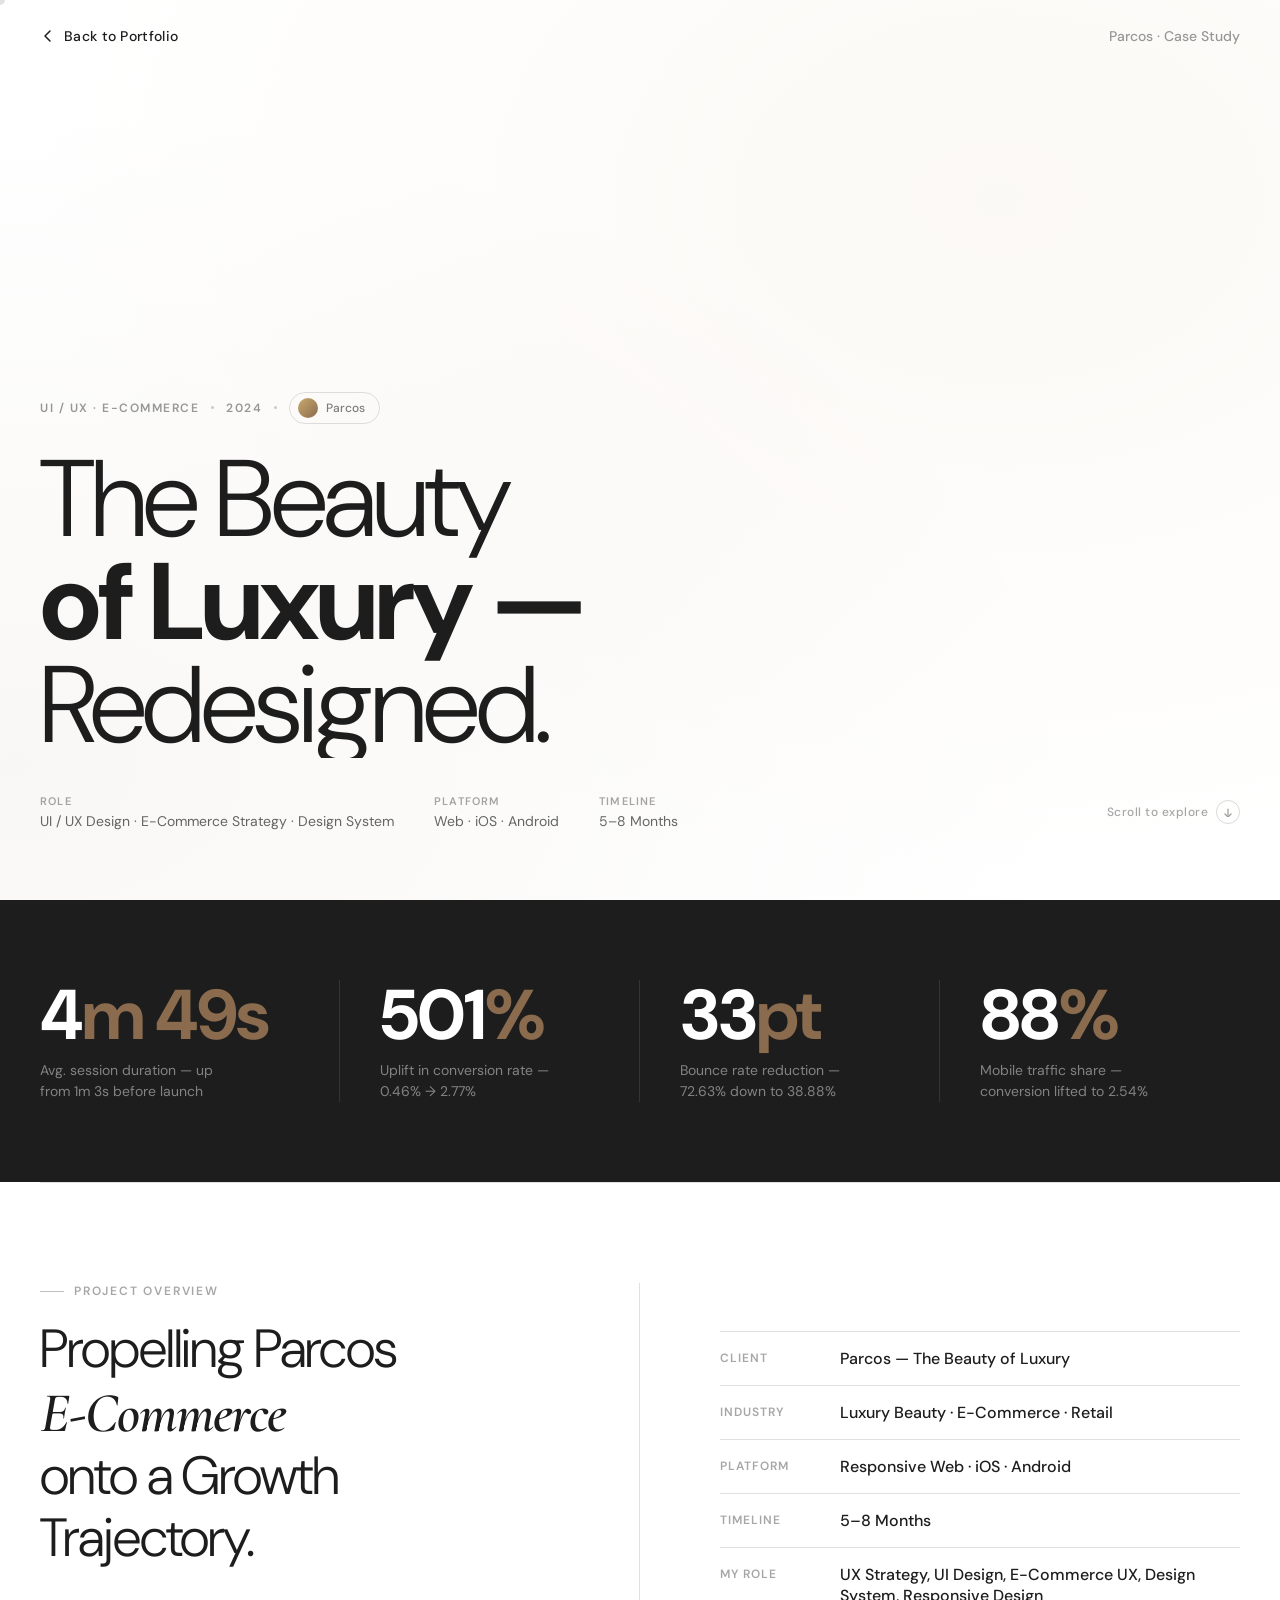
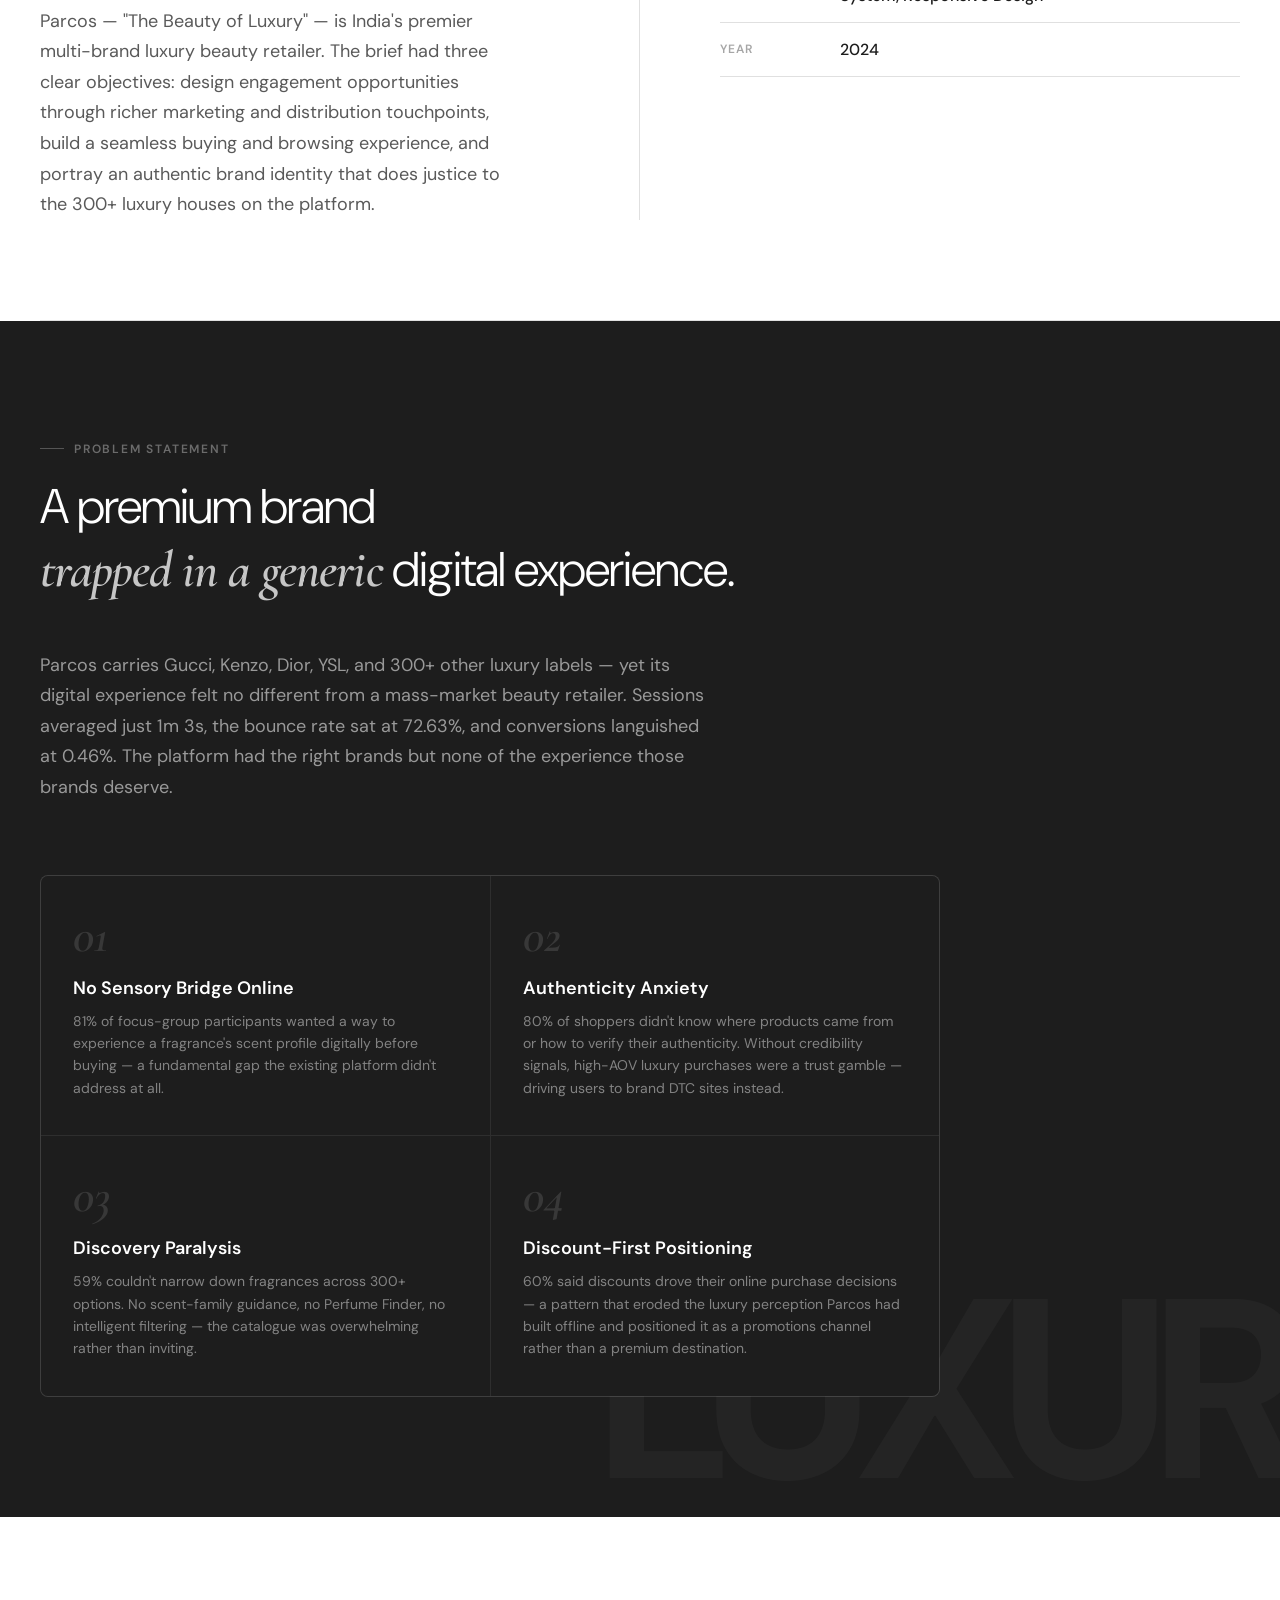
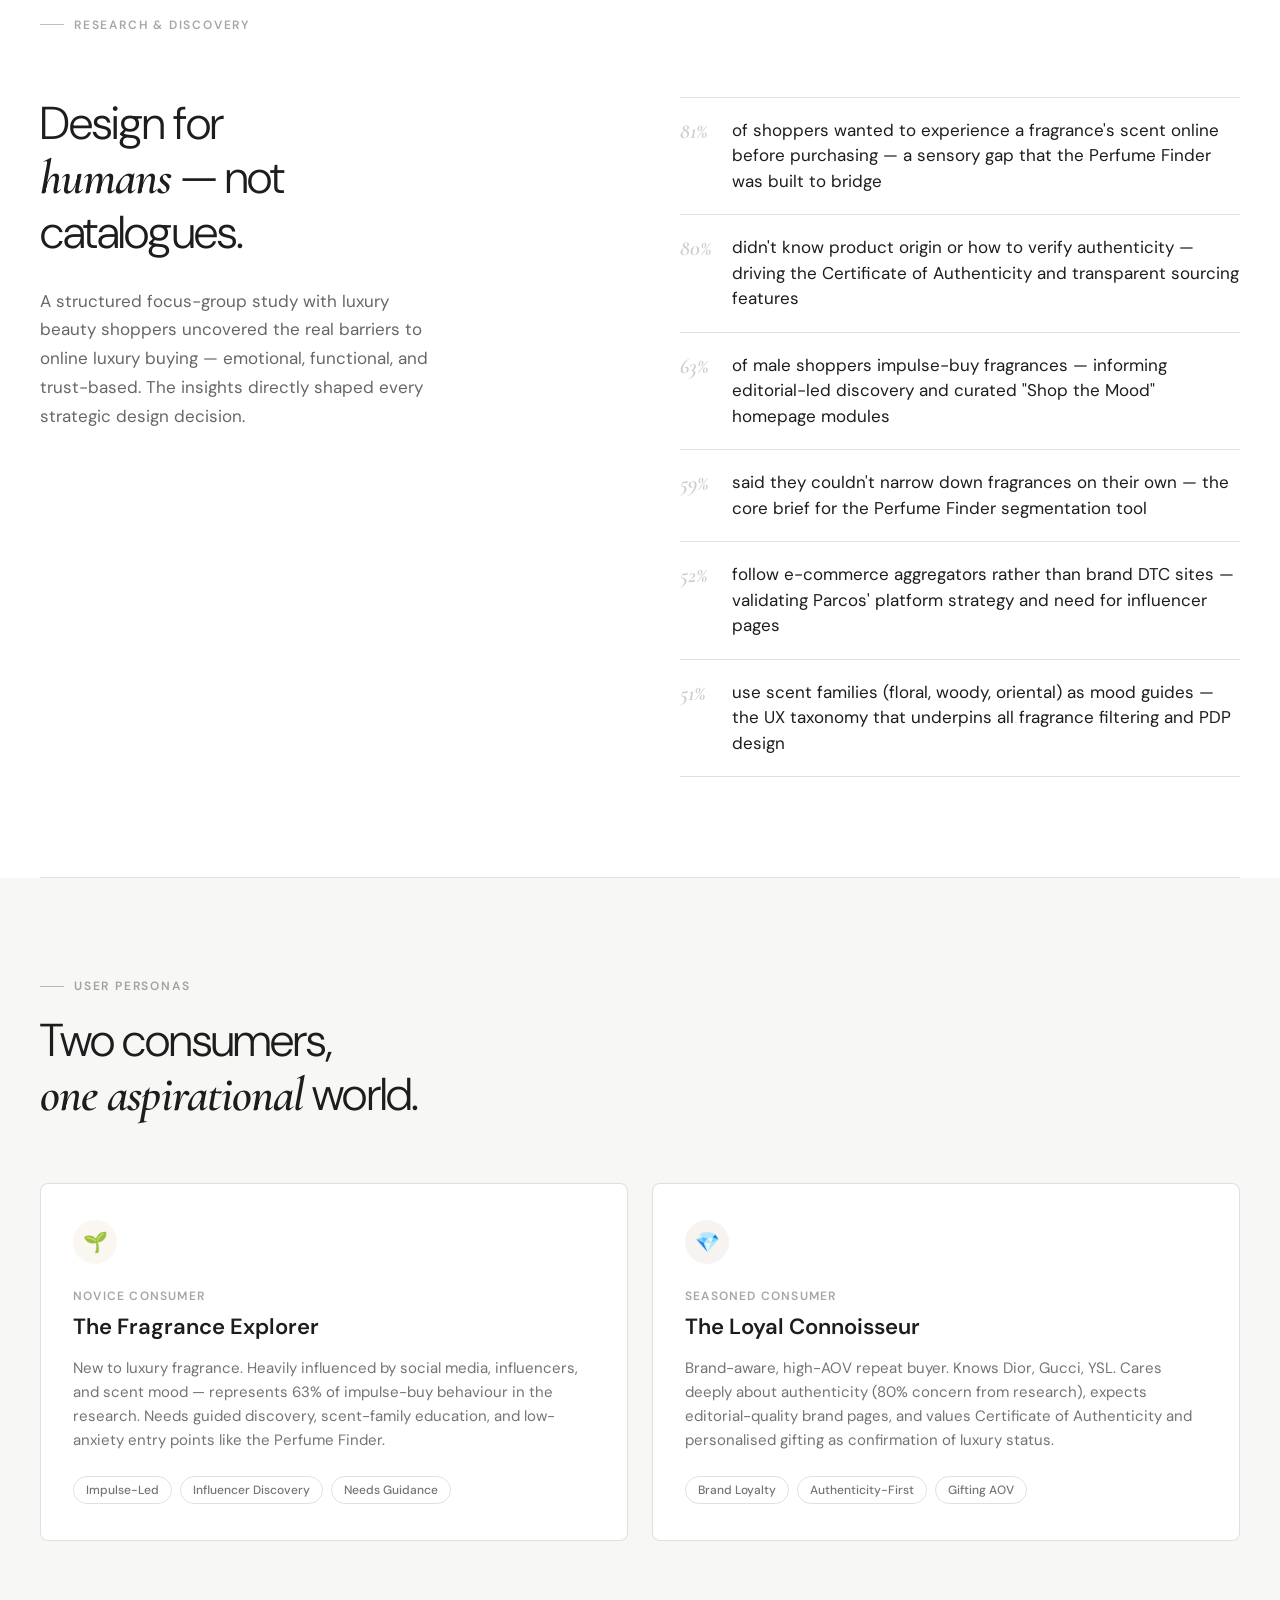
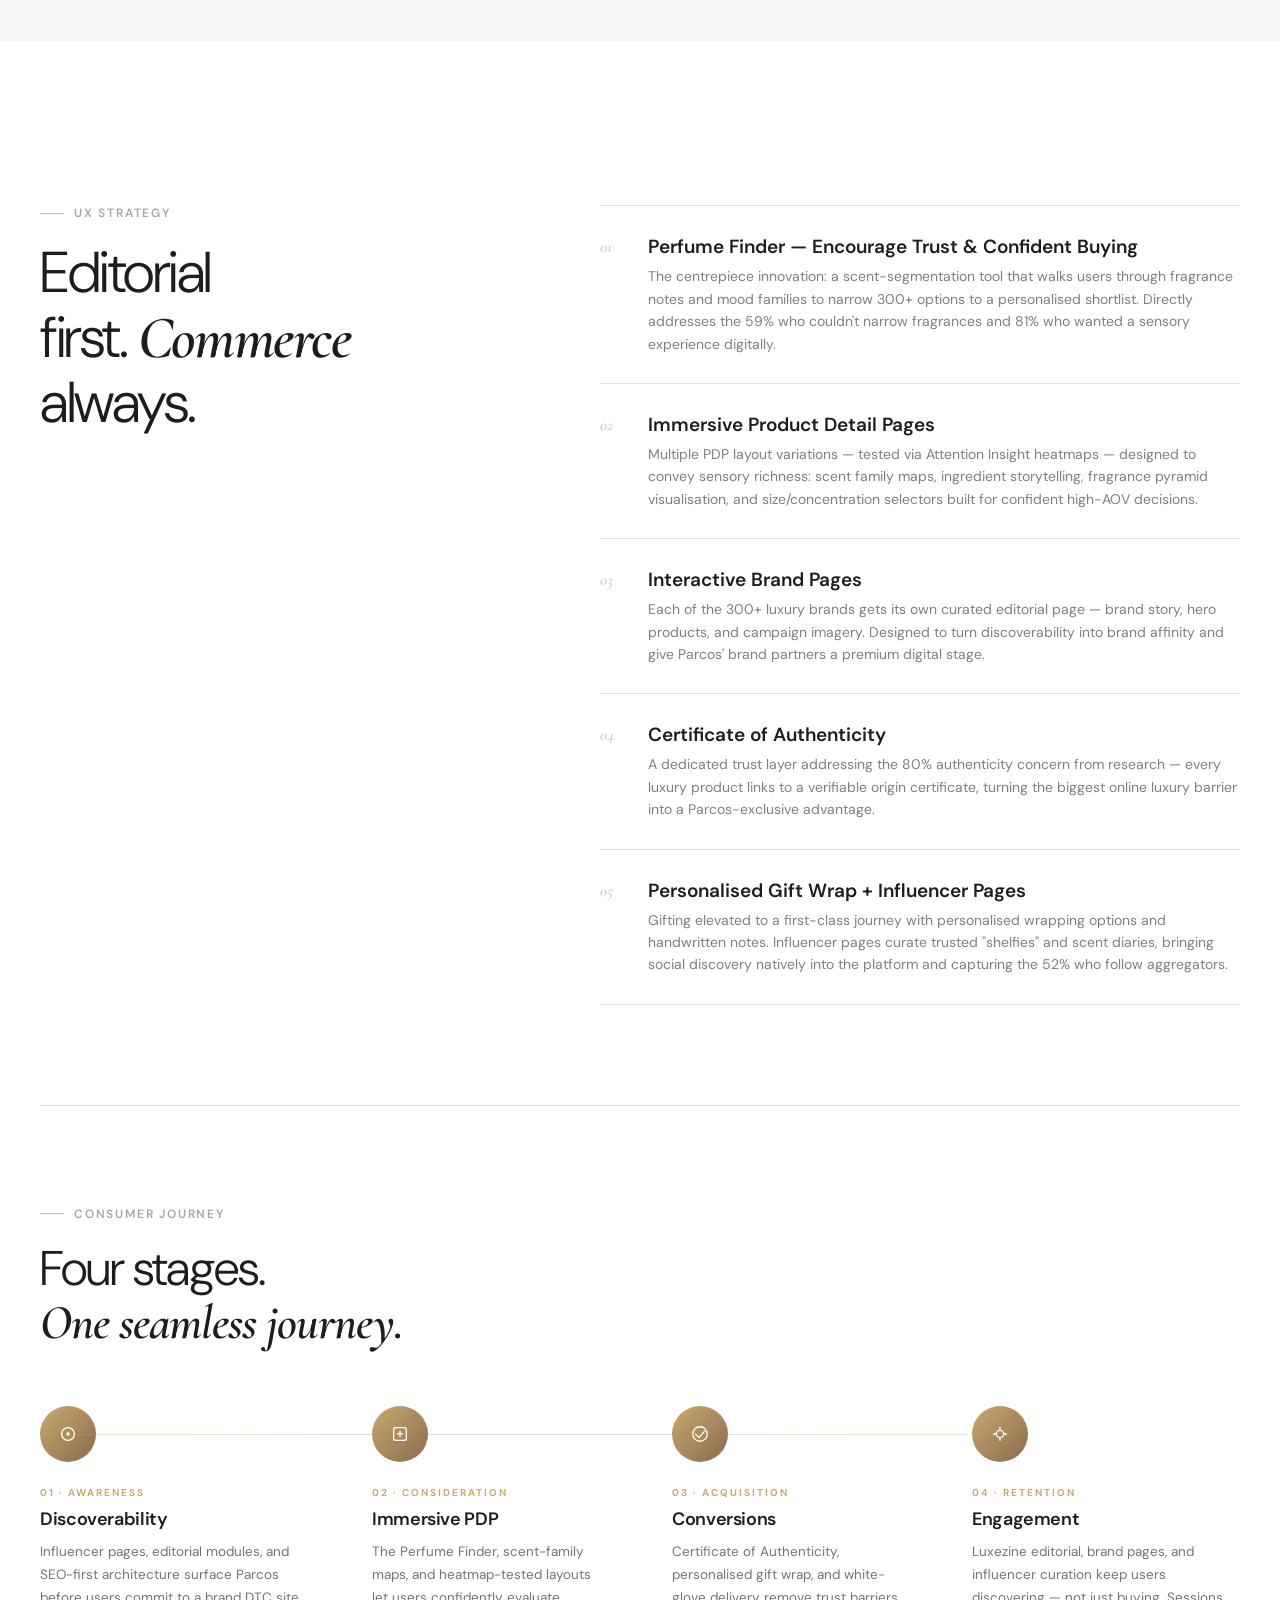
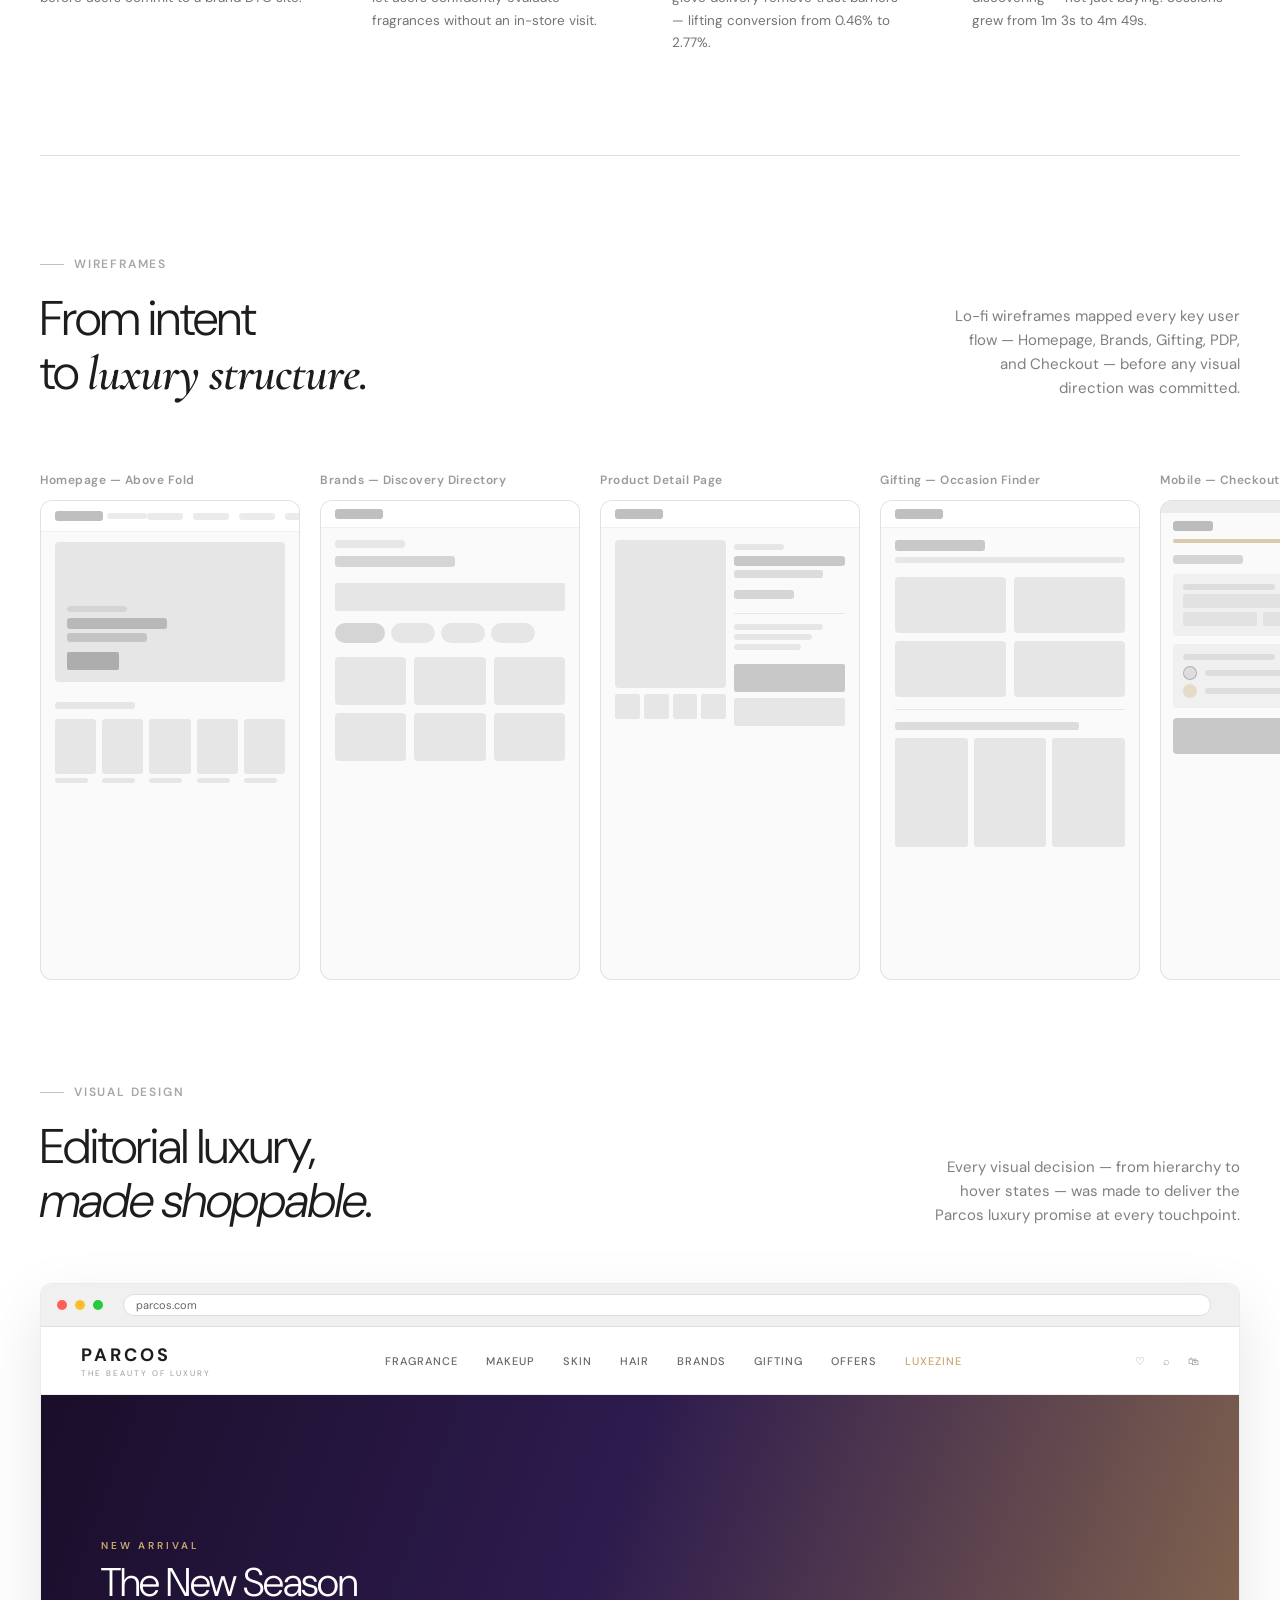
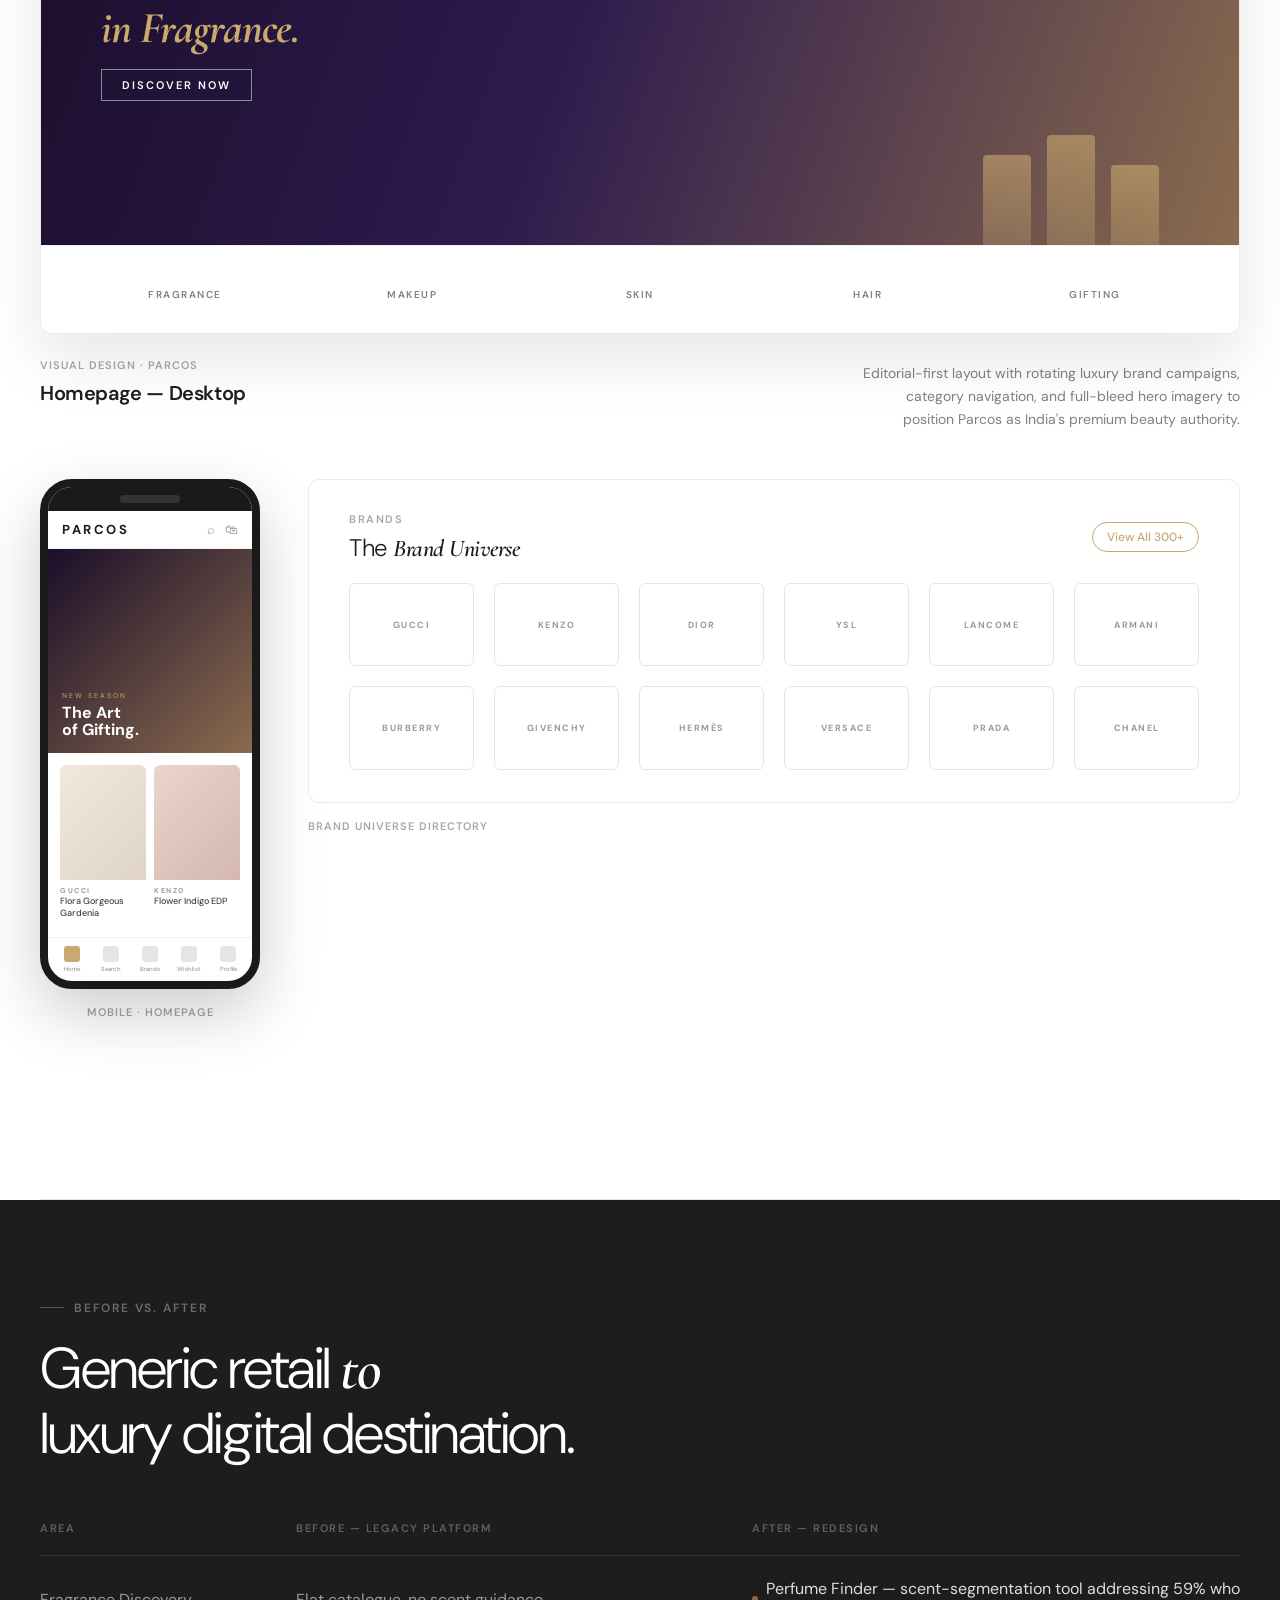
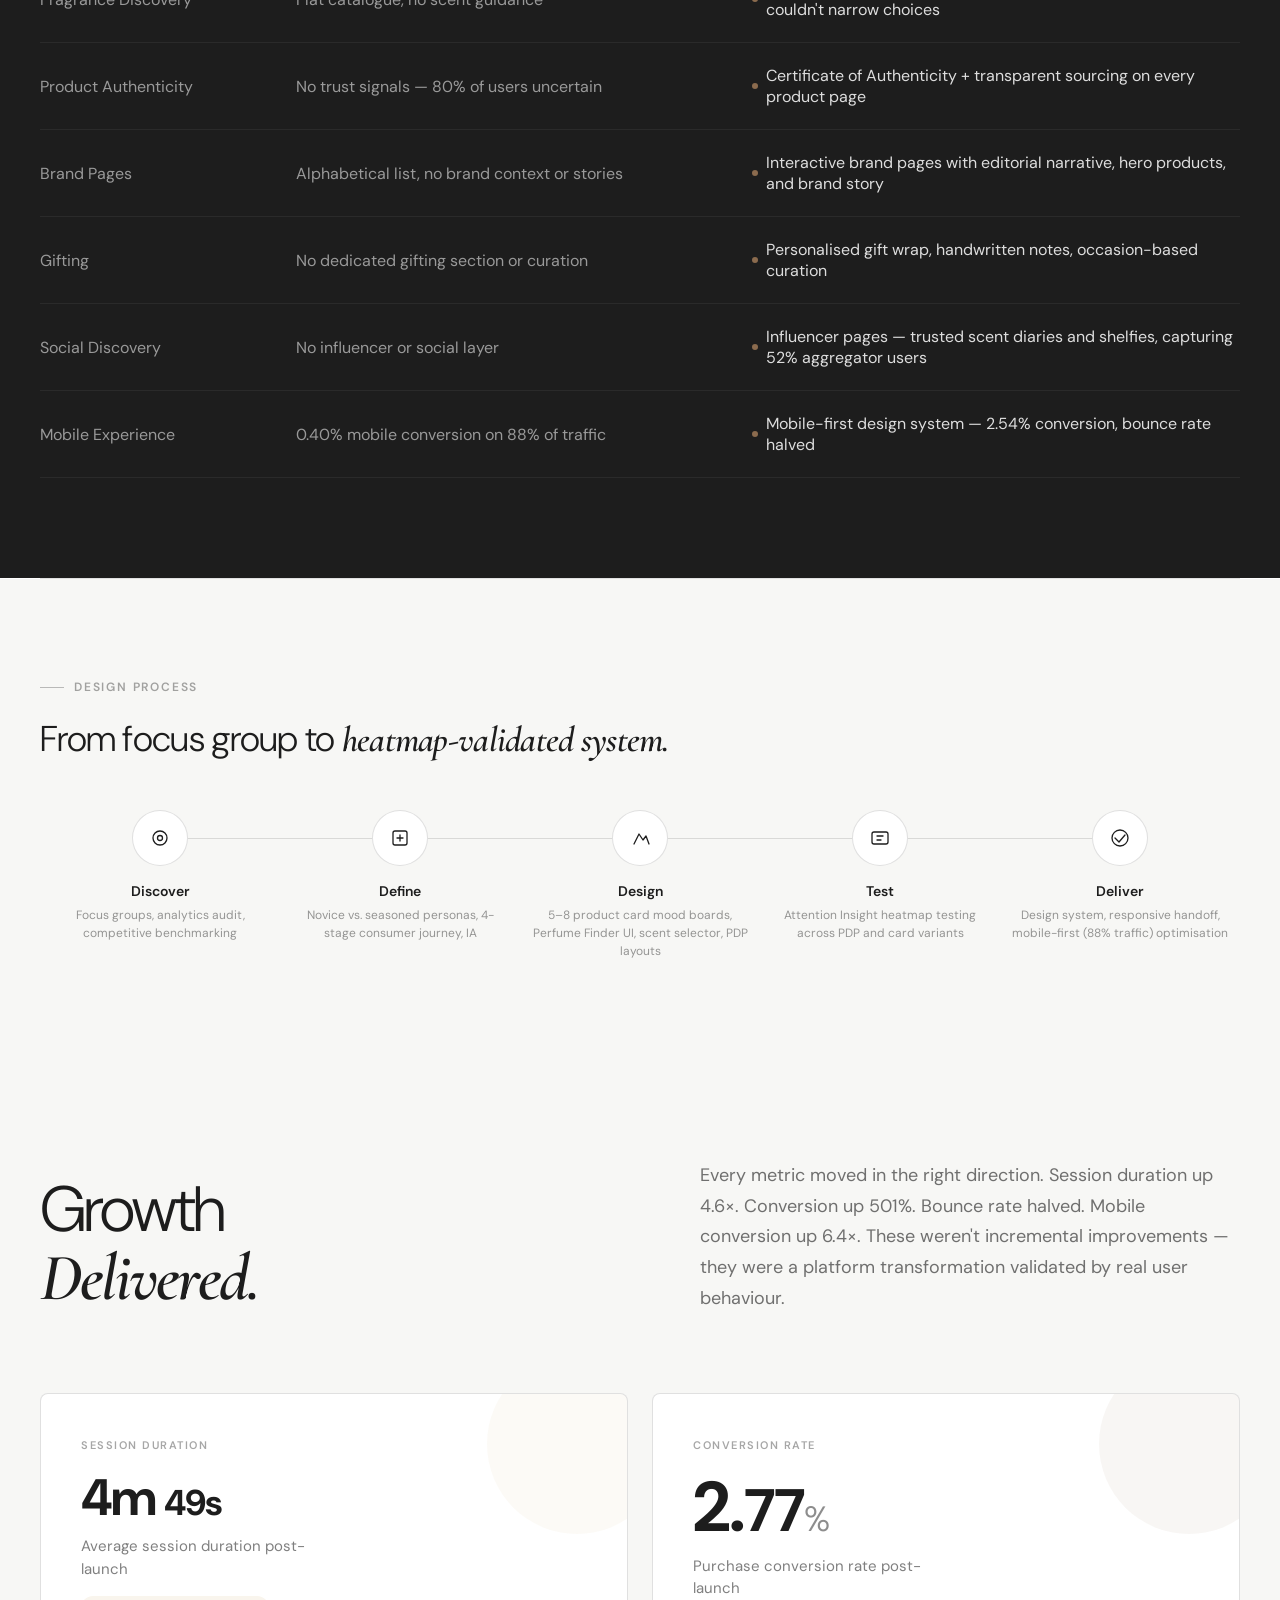
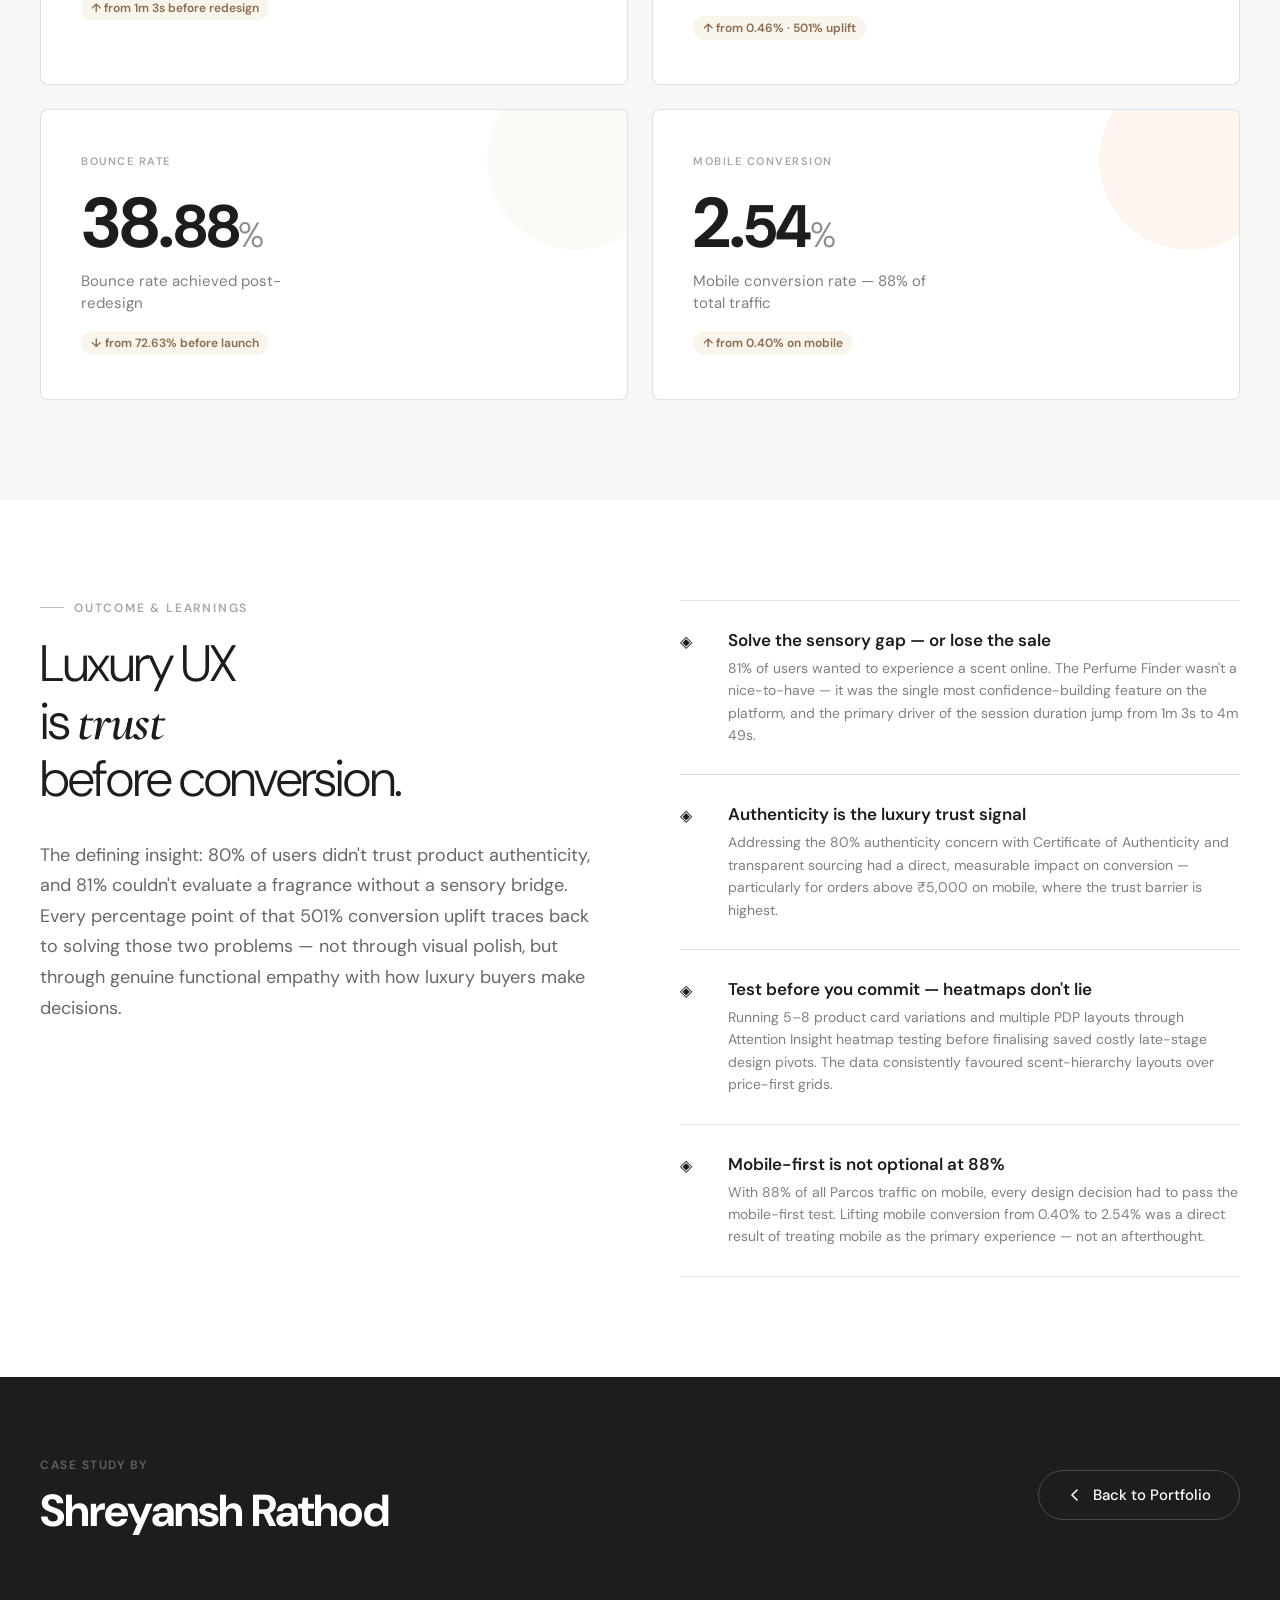
<file: parcos-case-study.html>
<!DOCTYPE html>
<html lang="en">
<head>
  <meta charset="UTF-8" />
  <meta name="viewport" content="width=device-width, initial-scale=1.0" />
  <title>Parcos — E-Commerce Case Study · Shreyansh Rathod</title>

  <link rel="preconnect" href="https://fonts.googleapis.com" />
  <link rel="preconnect" href="https://fonts.gstatic.com" crossorigin />
  <link href="https://fonts.googleapis.com/css2?family=DM+Sans:ital,opsz,wght@0,9..40,300;0,9..40,400;0,9..40,500;0,9..40,600;0,9..40,700;1,9..40,300;1,9..40,400&family=Cormorant+Garamond:ital,wght@1,400;1,600;1,700&display=swap" rel="stylesheet" />
  <link rel="stylesheet" href="parcos-case-study.css">

  <style>
    /* ── PARCOS-SPECIFIC OVERRIDES ── */
    .parcos-dot {
      width: 20px; height: 20px; border-radius: 50%;
      background: linear-gradient(135deg, #C9A96E, #8B6B4E);
      flex-shrink: 0;
    }

    /* Visual Design — desktop mockup */
    .parcos-mockup-wrap {
      background: #fff;
      border: 1px solid rgba(0,0,0,.08);
      border-radius: 12px;
      overflow: hidden;
      box-shadow: 0 24px 64px rgba(0,0,0,.1);
    }
    .parcos-browser-chrome {
      background: #f0f0f0;
      border-bottom: 1px solid #ddd;
      padding: 10px 16px;
      display: flex;
      align-items: center;
      gap: 8px;
    }
    .parcos-bc-dot { width: 10px; height: 10px; border-radius: 50%; }
    .parcos-bc-url {
      flex: 1; background: #fff; border-radius: 20px;
      height: 22px; margin: 0 12px;
      border: 1px solid #ddd;
      display: flex; align-items: center;
      padding: 0 12px;
      font-size: 11px; color: #666; font-family: var(--font-sans);
    }
    .parcos-site-nav {
      display: flex; align-items: center; justify-content: space-between;
      padding: 16px 40px;
      border-bottom: 1px solid rgba(0,0,0,.07);
      background: #fff;
    }
    .parcos-site-logo {
      font-family: var(--font-sans); font-weight: 700;
      font-size: 18px; letter-spacing: 3px; text-transform: uppercase;
    }
    .parcos-site-logo span {
      display: block; font-size: 8px; font-weight: 400;
      letter-spacing: 2px; color: rgba(0,0,0,.4); margin-top: 1px;
    }
    .parcos-site-nav-links {
      display: flex; gap: 28px;
      font-size: 11px; font-weight: 500; letter-spacing: 1px;
      text-transform: uppercase; color: rgba(0,0,0,.6);
    }
    .parcos-site-hero {
      aspect-ratio: 16/6;
      background: linear-gradient(110deg, #1a0e2a 0%, #2d1b4e 45%, #8B6B4E 100%);
      position: relative;
      overflow: hidden;
      display: flex; align-items: center; padding: 0 60px;
    }
    .parcos-hero-text { color: #fff; }
    .parcos-hero-eyebrow {
      font-size: 10px; font-weight: 600; letter-spacing: 3px;
      text-transform: uppercase; color: #C9A96E; margin-bottom: 8px;
    }
    .parcos-hero-title {
      font-size: 40px; font-weight: 300; letter-spacing: -1px;
      line-height: 1.1; margin-bottom: 16px;
    }
    .parcos-hero-title strong {
      font-style: italic; font-weight: 700; color: #C9A96E;
      font-family: var(--font-serif); font-size: 44px;
    }
    .parcos-hero-cta {
      display: inline-block;
      border: 1px solid rgba(255,255,255,.5);
      padding: 8px 20px; font-size: 11px;
      font-weight: 600; letter-spacing: 2px; text-transform: uppercase; color: #fff;
    }
    .parcos-hero-product {
      position: absolute; right: 80px; bottom: 0;
      display: flex; gap: 16px; align-items: flex-end;
    }
    .parcos-product-bottle {
      width: 48px;
      border-radius: 4px 4px 0 0;
      background: linear-gradient(to bottom, rgba(201,169,110,.6), rgba(201,169,110,.3));
    }
    .parcos-category-strip {
      display: grid; grid-template-columns: repeat(5,1fr);
      padding: 32px 40px; gap: 20px; background: #fff;
      border-top: 1px solid rgba(0,0,0,.06);
    }
    .parcos-cat-item {
      display: flex; flex-direction: column; align-items: center; gap: 10px;
    }
    .parcos-cat-img {
      aspect-ratio: 3/4;
      border-radius: 4px;
      background: linear-gradient(135deg, #f0e8de, #e8dfd4);
    }
    .parcos-cat-label {
      font-size: 10px; font-weight: 600; letter-spacing: 1.5px;
      text-transform: uppercase; color: rgba(0,0,0,.5);
    }

    /* Mobile mockup */
    .parcos-mobile-wrap {
      background: #fff;
      border: 8px solid #1a1a1a;
      border-radius: 32px;
      overflow: hidden;
      box-shadow: 0 24px 64px rgba(0,0,0,.2);
      width: 220px;
      flex-shrink: 0;
    }
    .parcos-mobile-notch {
      height: 24px; background: #1a1a1a;
      display: flex; align-items: center; justify-content: center;
    }
    .parcos-mobile-notch-bar { width: 60px; height: 8px; background: #333; border-radius: 4px; }
    .parcos-mobile-nav {
      display: flex; justify-content: space-between; align-items: center;
      padding: 10px 14px; border-bottom: 1px solid rgba(0,0,0,.06);
    }
    .parcos-mobile-logo { font-size: 13px; font-weight: 700; letter-spacing: 2.5px; }
    .parcos-mobile-hero {
      aspect-ratio: 1/1;
      background: linear-gradient(135deg, #1a0e2a 0%, #8B6B4E 100%);
      display: flex; align-items: flex-end; padding: 14px;
    }
    .parcos-mobile-hero-text { color: #fff; }
    .parcos-mobile-hero-text .eyebrow { font-size: 7px; letter-spacing: 2px; text-transform: uppercase; color: #C9A96E; margin-bottom: 4px; }
    .parcos-mobile-hero-text .title { font-size: 16px; font-weight: 700; line-height: 1.1; }
    .parcos-mobile-grid {
      display: grid; grid-template-columns: 1fr 1fr; gap: 8px; padding: 12px;
    }
    .parcos-mobile-card {
      border-radius: 6px; overflow: hidden;
    }
    .parcos-mobile-card-img {
      aspect-ratio: 3/4;
      background: linear-gradient(135deg, #f0e8de, #e0d4c8);
    }
    .parcos-mobile-card-info { padding: 6px 0; }
    .parcos-mobile-card-brand { font-size: 7px; font-weight: 700; letter-spacing: 1.5px; text-transform: uppercase; color: rgba(0,0,0,.4); }
    .parcos-mobile-card-name { font-size: 9px; font-weight: 500; color: rgba(0,0,0,.75); }
    .parcos-mobile-bottom-nav {
      display: grid; grid-template-columns: repeat(5,1fr);
      padding: 8px 4px; border-top: 1px solid rgba(0,0,0,.06);
    }
    .parcos-mobile-tab {
      display: flex; flex-direction: column; align-items: center; gap: 3px;
    }
    .parcos-mobile-tab-icon { width: 16px; height: 16px; border-radius: 3px; background: rgba(0,0,0,.1); }
    .parcos-mobile-tab-icon.active { background: #C9A96E; }
    .parcos-mobile-tab-label { font-size: 6px; font-weight: 500; color: rgba(0,0,0,.4); }

    /* Brand discovery mockup */
    .parcos-brands-mockup {
      background: #fff; border: 1px solid rgba(0,0,0,.08);
      border-radius: 12px; overflow: hidden; padding: 32px 40px;
    }
    .parcos-brand-grid {
      display: grid; grid-template-columns: repeat(6,1fr); gap: 20px; margin-top: 20px;
    }
    .parcos-brand-chip {
      border: 1px solid rgba(0,0,0,.1); border-radius: 6px;
      aspect-ratio: 3/2;
      display: flex; align-items: center; justify-content: center;
      font-size: 9px; font-weight: 700; letter-spacing: 1.5px; text-transform: uppercase;
      color: rgba(0,0,0,.4);
      transition: border-color .3s ease, color .3s ease;
    }
    .parcos-brand-chip:hover { border-color: #C9A96E; color: #8B6B4E; }
  </style>
</head>
<body>

<!-- LOADER -->
<div id="page-loader">
  <div class="loader-inner">
    <span class="loader-char">P</span>
    <span class="loader-char">A</span>
    <span class="loader-char">R</span>
    <span class="loader-char">C</span>
    <span class="loader-char">O</span>
    <span class="loader-char">S</span>
  </div>
</div>

<!-- CURSOR -->
<div id="cursor"></div>

<!-- NAV -->
<nav class="nav" id="nav">
  <a href="index.html" class="nav-back">
    <svg width="16" height="16" viewBox="0 0 16 16" fill="none">
      <path d="M10 3L5 8L10 13" stroke="currentColor" stroke-width="1.5" stroke-linecap="round" stroke-linejoin="round"/>
    </svg>
    Back to Portfolio
  </a>
  <span class="nav-label">Parcos · Case Study</span>
</nav>

<!-- ═══ HERO ═══ -->
<section id="hero">
  <div class="hero-parallax-bg" id="heroBg"></div>
  <div class="hero-content">
    <div class="hero-eyebrow" id="heroEyebrow">
      <span class="hero-tag">UI / UX · E-Commerce</span>
      <span class="hero-dot-sep"></span>
      <span class="hero-tag">2024</span>
      <span class="hero-dot-sep"></span>
      <div class="hero-client-badge">
        <div class="parcos-dot"></div>
        Parcos
      </div>
    </div>
    <div class="hero-title">
      <span class="hero-title-line" id="hl1">The Beauty</span>
      <span class="hero-title-line bold" id="hl2">of Luxury —</span>
      <span class="hero-title-line" id="hl3">Redesigned.</span>
    </div>
    <div class="hero-meta-row" id="heroMeta">
      <div class="hero-meta-items">
        <div class="hero-meta-item">
          <div class="hero-meta-key">Role</div>
          <div class="hero-meta-val">UI / UX Design · E-Commerce Strategy · Design System</div>
        </div>
        <div class="hero-meta-item">
          <div class="hero-meta-key">Platform</div>
          <div class="hero-meta-val">Web · iOS · Android</div>
        </div>
        <div class="hero-meta-item">
          <div class="hero-meta-key">Timeline</div>
          <div class="hero-meta-val">5–8 Months</div>
        </div>
      </div>
      <div class="hero-scroll-hint">
        <span>Scroll to explore</span>
        <div class="scroll-arrow">
          <svg width="10" height="10" viewBox="0 0 10 10" fill="none">
            <path d="M5 2v6M2 7l3 3 3-3" stroke="rgba(0,0,0,0.4)" stroke-width="1.2" stroke-linecap="round"/>
          </svg>
        </div>
      </div>
    </div>
  </div>
</section>

<!-- ═══ IMPACT ═══ -->
<section id="impact">
  <div class="impact-grid">
    <div class="impact-item reveal">
      <div class="impact-num"><span class="counter" data-target="4">0</span><span class="accent">m 49s</span></div>
      <div class="impact-label">Avg. session duration — up from 1m 3s before launch</div>
    </div>
    <div class="impact-item reveal d1">
      <div class="impact-num"><span class="counter" data-target="501">0</span><span class="accent">%</span></div>
      <div class="impact-label">Uplift in conversion rate — 0.46% → 2.77%</div>
    </div>
    <div class="impact-item reveal d2">
      <div class="impact-num"><span class="counter" data-target="33">0</span><span class="accent">pt</span></div>
      <div class="impact-label">Bounce rate reduction — 72.63% down to 38.88%</div>
    </div>
    <div class="impact-item reveal d3">
      <div class="impact-num"><span class="counter" data-target="88">0</span><span class="accent">%</span></div>
      <div class="impact-label">Mobile traffic share — conversion lifted to 2.54%</div>
    </div>
  </div>
</section>

<div class="divider"></div>

<!-- ═══ OVERVIEW ═══ -->
<section id="overview">
  <div class="overview-left reveal">
    <p class="s-label">Project Overview</p>
    <h2 class="overview-heading">
      Propelling Parcos<br><em>E-Commerce</em><br>onto a Growth Trajectory.
    </h2>
    <p class="overview-body">
      Parcos — "The Beauty of Luxury" — is India's premier multi-brand luxury beauty retailer. The brief had three clear objectives: design engagement opportunities through richer marketing and distribution touchpoints, build a seamless buying and browsing experience, and portray an authentic brand identity that does justice to the 300+ luxury houses on the platform.
    </p>
  </div>
  <div class="overview-right reveal d1">
    <div class="meta-list">
      <div class="meta-row"><span class="meta-key">Client</span><span class="meta-val">Parcos — The Beauty of Luxury</span></div>
      <div class="meta-row"><span class="meta-key">Industry</span><span class="meta-val">Luxury Beauty · E-Commerce · Retail</span></div>
      <div class="meta-row"><span class="meta-key">Platform</span><span class="meta-val">Responsive Web · iOS · Android</span></div>
      <div class="meta-row"><span class="meta-key">Timeline</span><span class="meta-val">5–8 Months</span></div>
      <div class="meta-row"><span class="meta-key">My Role</span><span class="meta-val">UX Strategy, UI Design, E-Commerce UX, Design System, Responsive Design</span></div>
      <div class="meta-row"><span class="meta-key">Year</span><span class="meta-val">2024</span></div>
    </div>
  </div>
</section>

<div class="divider"></div>

<!-- ═══ PROBLEM ═══ -->
<section id="problem">
  <div class="problem-bg-text" id="problemBgText">LUXURY</div>
  <div class="problem-inner">
    <p class="s-label light reveal">Problem Statement</p>
    <h2 class="problem-quote reveal d1">
      A premium brand<br><em>trapped in a generic</em> digital experience.
    </h2>
    <p class="problem-body reveal d2">
      Parcos carries Gucci, Kenzo, Dior, YSL, and 300+ other luxury labels — yet its digital experience felt no different from a mass-market beauty retailer. Sessions averaged just 1m 3s, the bounce rate sat at 72.63%, and conversions languished at 0.46%. The platform had the right brands but none of the experience those brands deserve.
    </p>
    <div class="pain-points">
      <div class="pain-item reveal">
        <div class="pain-num">01</div>
        <div class="pain-title">No Sensory Bridge Online</div>
        <div class="pain-desc">81% of focus-group participants wanted a way to experience a fragrance's scent profile digitally before buying — a fundamental gap the existing platform didn't address at all.</div>
      </div>
      <div class="pain-item reveal d1">
        <div class="pain-num">02</div>
        <div class="pain-title">Authenticity Anxiety</div>
        <div class="pain-desc">80% of shoppers didn't know where products came from or how to verify their authenticity. Without credibility signals, high-AOV luxury purchases were a trust gamble — driving users to brand DTC sites instead.</div>
      </div>
      <div class="pain-item reveal d2">
        <div class="pain-num">03</div>
        <div class="pain-title">Discovery Paralysis</div>
        <div class="pain-desc">59% couldn't narrow down fragrances across 300+ options. No scent-family guidance, no Perfume Finder, no intelligent filtering — the catalogue was overwhelming rather than inviting.</div>
      </div>
      <div class="pain-item reveal d3">
        <div class="pain-num">04</div>
        <div class="pain-title">Discount-First Positioning</div>
        <div class="pain-desc">60% said discounts drove their online purchase decisions — a pattern that eroded the luxury perception Parcos had built offline and positioned it as a promotions channel rather than a premium destination.</div>
      </div>
    </div>
  </div>
</section>

<!-- ═══ RESEARCH ═══ -->
<section id="research">
  <p class="s-label reveal">Research &amp; Discovery</p>
  <div class="research-grid">
    <div class="reveal d1">
      <h2 class="research-heading">
        Design for<br><em>humans</em> — not<br>catalogues.
      </h2>
      <p style="margin-top:28px;font-size:17px;font-weight:400;line-height:1.7;color:rgba(0,0,0,.6);max-width:400px;">
        A structured focus-group study with luxury beauty shoppers uncovered the real barriers to online luxury buying — emotional, functional, and trust-based. The insights directly shaped every strategic design decision.
      </p>
    </div>
    <div class="reveal d2">
      <div class="method-list">
        <div class="method-item"><span class="method-num">81%</span><span class="method-text">of shoppers wanted to experience a fragrance's scent online before purchasing — a sensory gap that the Perfume Finder was built to bridge</span></div>
        <div class="method-item"><span class="method-num">80%</span><span class="method-text">didn't know product origin or how to verify authenticity — driving the Certificate of Authenticity and transparent sourcing features</span></div>
        <div class="method-item"><span class="method-num">63%</span><span class="method-text">of male shoppers impulse-buy fragrances — informing editorial-led discovery and curated "Shop the Mood" homepage modules</span></div>
        <div class="method-item"><span class="method-num">59%</span><span class="method-text">said they couldn't narrow down fragrances on their own — the core brief for the Perfume Finder segmentation tool</span></div>
        <div class="method-item"><span class="method-num">52%</span><span class="method-text">follow e-commerce aggregators rather than brand DTC sites — validating Parcos' platform strategy and need for influencer pages</span></div>
        <div class="method-item"><span class="method-num">51%</span><span class="method-text">use scent families (floral, woody, oriental) as mood guides — the UX taxonomy that underpins all fragrance filtering and PDP design</span></div>
      </div>
    </div>
  </div>
</section>

<div class="divider"></div>

<!-- ═══ PERSONAS ═══ -->
<section id="personas">
  <p class="s-label reveal">User Personas</p>
  <h2 class="personas-heading reveal d1">Two consumers,<br><em>one aspirational</em> world.</h2>
  <div class="persona-grid" style="grid-template-columns:1fr 1fr;">
    <div class="persona-card reveal">
      <div class="persona-icon blue">🌱</div>
      <div class="persona-role">Novice Consumer</div>
      <div class="persona-name">The Fragrance Explorer</div>
      <div class="persona-need">New to luxury fragrance. Heavily influenced by social media, influencers, and scent mood — represents 63% of impulse-buy behaviour in the research. Needs guided discovery, scent-family education, and low-anxiety entry points like the Perfume Finder.</div>
      <div class="persona-tags"><span class="persona-tag">Impulse-Led</span><span class="persona-tag">Influencer Discovery</span><span class="persona-tag">Needs Guidance</span></div>
    </div>
    <div class="persona-card reveal d1">
      <div class="persona-icon purple">💎</div>
      <div class="persona-role">Seasoned Consumer</div>
      <div class="persona-name">The Loyal Connoisseur</div>
      <div class="persona-need">Brand-aware, high-AOV repeat buyer. Knows Dior, Gucci, YSL. Cares deeply about authenticity (80% concern from research), expects editorial-quality brand pages, and values Certificate of Authenticity and personalised gifting as confirmation of luxury status.</div>
      <div class="persona-tags"><span class="persona-tag">Brand Loyalty</span><span class="persona-tag">Authenticity-First</span><span class="persona-tag">Gifting AOV</span></div>
    </div>
  </div>
</section>

<!-- ═══ UX STRATEGY ═══ -->
<section id="strategy">
  <div class="strategy-layout">
    <div class="reveal">
      <p class="s-label">UX Strategy</p>
      <h2 class="strategy-heading">Editorial<br>first. <em>Commerce</em><br>always.
      </h2>
    </div>
    <div class="reveal d1">
      <div class="pillar-item">
        <span class="pillar-num">01</span>
        <div><div class="pillar-title">Perfume Finder — Encourage Trust & Confident Buying</div><div class="pillar-desc">The centrepiece innovation: a scent-segmentation tool that walks users through fragrance notes and mood families to narrow 300+ options to a personalised shortlist. Directly addresses the 59% who couldn't narrow fragrances and 81% who wanted a sensory experience digitally.</div></div>
      </div>
      <div class="pillar-item">
        <span class="pillar-num">02</span>
        <div><div class="pillar-title">Immersive Product Detail Pages</div><div class="pillar-desc">Multiple PDP layout variations — tested via Attention Insight heatmaps — designed to convey sensory richness: scent family maps, ingredient storytelling, fragrance pyramid visualisation, and size/concentration selectors built for confident high-AOV decisions.</div></div>
      </div>
      <div class="pillar-item">
        <span class="pillar-num">03</span>
        <div><div class="pillar-title">Interactive Brand Pages</div><div class="pillar-desc">Each of the 300+ luxury brands gets its own curated editorial page — brand story, hero products, and campaign imagery. Designed to turn discoverability into brand affinity and give Parcos' brand partners a premium digital stage.</div></div>
      </div>
      <div class="pillar-item">
        <span class="pillar-num">04</span>
        <div><div class="pillar-title">Certificate of Authenticity</div><div class="pillar-desc">A dedicated trust layer addressing the 80% authenticity concern from research — every luxury product links to a verifiable origin certificate, turning the biggest online luxury barrier into a Parcos-exclusive advantage.</div></div>
      </div>
      <div class="pillar-item">
        <span class="pillar-num">05</span>
        <div><div class="pillar-title">Personalised Gift Wrap + Influencer Pages</div><div class="pillar-desc">Gifting elevated to a first-class journey with personalised wrapping options and handwritten notes. Influencer pages curate trusted "shelfies" and scent diaries, bringing social discovery natively into the platform and capturing the 52% who follow aggregators.</div></div>
      </div>
    </div>
  </div>
</section>

<!-- ═══ CONSUMER JOURNEY ═══ -->
<div class="divider"></div>
<section id="journey" style="padding:100px 40px;">
  <p class="s-label reveal">Consumer Journey</p>
  <h2 class="reveal d1" style="font-family:var(--font-sans);font-weight:300;font-size:clamp(32px,3.8vw,56px);letter-spacing:-0.02em;line-height:1.1;margin-bottom:56px;">
    Four stages.<br><em style="font-family:var(--font-serif);font-style:italic;font-weight:600;">One seamless journey.</em>
  </h2>

  <!-- ── Single grid: circle + content per column, line spans circle centres ── -->
  <div class="reveal d2" style="position:relative;">

    <!--
      Line maths (gap:0 grid, 4 equal cols):
        Col 1 starts at 0%  → circle centre = 28px from left
        Col 4 starts at 75% → circle centre = 75% + 28px from left
      So: left:28px, right:calc(25% - 28px)
    -->
    <div style="position:absolute;top:28px;left:28px;right:calc(25% - 28px);height:1px;background:linear-gradient(90deg,#C9A96E,#8B6B4E,#C9A96E);opacity:.28;pointer-events:none;"></div>

    <div style="display:grid;grid-template-columns:repeat(4,1fr);gap:0;">

      <!-- Stage 1 -->
      <div style="padding-right:32px;">
        <div style="width:56px;height:56px;border-radius:50%;background:linear-gradient(135deg,#C9A96E,#8B6B4E);display:flex;align-items:center;justify-content:center;margin-bottom:24px;">
          <svg width="20" height="20" viewBox="0 0 22 22" fill="none"><circle cx="11" cy="11" r="7" stroke="white" stroke-width="1.5"/><circle cx="11" cy="11" r="2" fill="white"/></svg>
        </div>
        <div style="font-size:10px;font-weight:700;letter-spacing:2px;text-transform:uppercase;color:#C9A96E;margin-bottom:8px;">01 · Awareness</div>
        <div style="font-size:18px;font-weight:600;letter-spacing:-0.02em;margin-bottom:10px;">Discoverability</div>
        <div style="font-size:13.5px;font-weight:400;line-height:1.7;color:rgba(0,0,0,.55);">Influencer pages, editorial modules, and SEO-first architecture surface Parcos before users commit to a brand DTC site.</div>
      </div>

      <!-- Stage 2 -->
      <div style="padding:0 32px;">
        <div style="width:56px;height:56px;border-radius:50%;background:linear-gradient(135deg,#C9A96E,#8B6B4E);display:flex;align-items:center;justify-content:center;margin-bottom:24px;">
          <svg width="20" height="20" viewBox="0 0 22 22" fill="none"><rect x="4" y="4" width="14" height="14" rx="2" stroke="white" stroke-width="1.5"/><path d="M8 11h6M11 8v6" stroke="white" stroke-width="1.5" stroke-linecap="round"/></svg>
        </div>
        <div style="font-size:10px;font-weight:700;letter-spacing:2px;text-transform:uppercase;color:#C9A96E;margin-bottom:8px;">02 · Consideration</div>
        <div style="font-size:18px;font-weight:600;letter-spacing:-0.02em;margin-bottom:10px;">Immersive PDP</div>
        <div style="font-size:13.5px;font-weight:400;line-height:1.7;color:rgba(0,0,0,.55);">The Perfume Finder, scent-family maps, and heatmap-tested layouts let users confidently evaluate fragrances without an in-store visit.</div>
      </div>

      <!-- Stage 3 -->
      <div style="padding:0 32px;">
        <div style="width:56px;height:56px;border-radius:50%;background:linear-gradient(135deg,#C9A96E,#8B6B4E);display:flex;align-items:center;justify-content:center;margin-bottom:24px;">
          <svg width="20" height="20" viewBox="0 0 22 22" fill="none"><path d="M6 11l4 4 6-7" stroke="white" stroke-width="1.5" stroke-linecap="round" stroke-linejoin="round"/><circle cx="11" cy="11" r="8" stroke="white" stroke-width="1.5"/></svg>
        </div>
        <div style="font-size:10px;font-weight:700;letter-spacing:2px;text-transform:uppercase;color:#C9A96E;margin-bottom:8px;">03 · Acquisition</div>
        <div style="font-size:18px;font-weight:600;letter-spacing:-0.02em;margin-bottom:10px;">Conversions</div>
        <div style="font-size:13.5px;font-weight:400;line-height:1.7;color:rgba(0,0,0,.55);">Certificate of Authenticity, personalised gift wrap, and white-glove delivery remove trust barriers — lifting conversion from 0.46% to 2.77%.</div>
      </div>

      <!-- Stage 4 -->
      <div style="padding-left:32px;">
        <div style="width:56px;height:56px;border-radius:50%;background:linear-gradient(135deg,#C9A96E,#8B6B4E);display:flex;align-items:center;justify-content:center;margin-bottom:24px;">
          <svg width="20" height="20" viewBox="0 0 22 22" fill="none"><path d="M11 4v3M11 15v3M4 11h3M15 11h3" stroke="white" stroke-width="1.5" stroke-linecap="round"/><circle cx="11" cy="11" r="4" stroke="white" stroke-width="1.5"/></svg>
        </div>
        <div style="font-size:10px;font-weight:700;letter-spacing:2px;text-transform:uppercase;color:#C9A96E;margin-bottom:8px;">04 · Retention</div>
        <div style="font-size:18px;font-weight:600;letter-spacing:-0.02em;margin-bottom:10px;">Engagement</div>
        <div style="font-size:13.5px;font-weight:400;line-height:1.7;color:rgba(0,0,0,.55);">Luxezine editorial, brand pages, and influencer curation keep users discovering — not just buying. Sessions grew from 1m 3s to 4m 49s.</div>
      </div>

    </div>
  </div>
</section>

<!-- ═══ DESIGN SHOWCASE ═══ -->
<div class="divider"></div>
<section id="design-showcase" style="padding:100px 0;overflow:hidden;">

  <!-- WIREFRAMES -->
  <div style="padding:0 40px;margin-bottom:72px;">
    <p class="s-label reveal">Wireframes</p>
    <div style="display:flex;justify-content:space-between;align-items:flex-end;margin-bottom:40px;">
      <h2 class="reveal d1" style="font-family:var(--font-sans);font-weight:300;font-size:clamp(32px,3.8vw,58px);letter-spacing:-0.02em;line-height:1.1;">
        From intent<br>to <em style="font-family:var(--font-serif);font-style:italic;font-weight:600;">luxury structure.</em>
      </h2>
      <p class="reveal d2" style="font-size:15px;font-weight:400;color:rgba(0,0,0,.5);max-width:300px;line-height:1.6;text-align:right;">
        Lo-fi wireframes mapped every key user flow — Homepage, Brands, Gifting, PDP, and Checkout — before any visual direction was committed.
      </p>
    </div>
  </div>

  <!-- Wireframe strip -->
  <div class="wf-strip reveal">
    <div class="wf-track">

      <!-- Homepage WF -->
      <div class="wf-frame">
        <div class="wf-label">Homepage — Above Fold</div>
        <div class="wf-screen">
          <div class="wf-nav-bar">
            <div style="display:flex;gap:4px;align-items:center;">
              <div class="wf-r" style="width:48px;height:10px;background:rgba(0,0,0,.25);"></div>
              <div class="wf-r" style="width:40px;height:6px;"></div>
            </div>
            <div style="display:flex;gap:10px;">
              <div class="wf-r" style="width:36px;height:7px;"></div>
              <div class="wf-r" style="width:36px;height:7px;"></div>
              <div class="wf-r" style="width:36px;height:7px;"></div>
              <div class="wf-r" style="width:36px;height:7px;"></div>
            </div>
            <div style="display:flex;gap:8px;">
              <div class="wf-r" style="width:14px;height:14px;border-radius:50%;"></div>
              <div class="wf-r" style="width:14px;height:14px;border-radius:50%;"></div>
              <div class="wf-r" style="width:14px;height:14px;border-radius:50%;"></div>
            </div>
          </div>
          <div style="background:rgba(0,0,0,.08);margin:10px 14px;border-radius:4px;height:140px;display:flex;align-items:flex-end;padding:12px;">
            <div>
              <div class="wf-r" style="width:60px;height:6px;margin-bottom:6px;"></div>
              <div class="wf-r" style="width:100px;height:11px;margin-bottom:4px;background:rgba(0,0,0,.2);"></div>
              <div class="wf-r" style="width:80px;height:9px;margin-bottom:10px;background:rgba(0,0,0,.15);"></div>
              <div class="wf-r" style="width:52px;height:18px;border-radius:2px;background:rgba(0,0,0,.25);"></div>
            </div>
          </div>
          <div style="padding:10px 14px;">
            <div class="wf-r" style="width:80px;height:7px;margin-bottom:10px;"></div>
            <div style="display:grid;grid-template-columns:repeat(5,1fr);gap:6px;">
              <div><div class="wf-r" style="width:100%;aspect-ratio:3/4;margin-bottom:4px;border-radius:3px;"></div><div class="wf-r" style="width:80%;height:5px;"></div></div>
              <div><div class="wf-r" style="width:100%;aspect-ratio:3/4;margin-bottom:4px;border-radius:3px;"></div><div class="wf-r" style="width:80%;height:5px;"></div></div>
              <div><div class="wf-r" style="width:100%;aspect-ratio:3/4;margin-bottom:4px;border-radius:3px;"></div><div class="wf-r" style="width:80%;height:5px;"></div></div>
              <div><div class="wf-r" style="width:100%;aspect-ratio:3/4;margin-bottom:4px;border-radius:3px;"></div><div class="wf-r" style="width:80%;height:5px;"></div></div>
              <div><div class="wf-r" style="width:100%;aspect-ratio:3/4;margin-bottom:4px;border-radius:3px;"></div><div class="wf-r" style="width:80%;height:5px;"></div></div>
            </div>
          </div>
        </div>
      </div>

      <!-- Brand Directory WF -->
      <div class="wf-frame">
        <div class="wf-label">Brands — Discovery Directory</div>
        <div class="wf-screen">
          <div class="wf-nav-bar">
            <div class="wf-r" style="width:48px;height:10px;background:rgba(0,0,0,.25);"></div>
          </div>
          <div style="padding:12px 14px;">
            <div class="wf-r" style="width:70px;height:8px;margin-bottom:8px;"></div>
            <div class="wf-r" style="width:120px;height:11px;margin-bottom:16px;background:rgba(0,0,0,.15);"></div>
            <div class="wf-r" style="width:100%;height:28px;border-radius:2px;margin-bottom:12px;"></div>
            <div style="display:flex;gap:6px;margin-bottom:14px;">
              <div class="wf-r pill" style="width:50px;height:20px;background:rgba(0,0,0,.15);"></div>
              <div class="wf-r pill" style="width:44px;height:20px;"></div>
              <div class="wf-r pill" style="width:44px;height:20px;"></div>
              <div class="wf-r pill" style="width:44px;height:20px;"></div>
            </div>
            <div style="display:grid;grid-template-columns:repeat(3,1fr);gap:8px;">
              <div class="wf-r" style="aspect-ratio:3/2;border-radius:4px;"></div>
              <div class="wf-r" style="aspect-ratio:3/2;border-radius:4px;"></div>
              <div class="wf-r" style="aspect-ratio:3/2;border-radius:4px;"></div>
              <div class="wf-r" style="aspect-ratio:3/2;border-radius:4px;"></div>
              <div class="wf-r" style="aspect-ratio:3/2;border-radius:4px;"></div>
              <div class="wf-r" style="aspect-ratio:3/2;border-radius:4px;"></div>
            </div>
          </div>
        </div>
      </div>

      <!-- PDP WF -->
      <div class="wf-frame">
        <div class="wf-label">Product Detail Page</div>
        <div class="wf-screen">
          <div class="wf-nav-bar">
            <div class="wf-r" style="width:48px;height:10px;background:rgba(0,0,0,.25);"></div>
          </div>
          <div style="display:grid;grid-template-columns:1fr 1fr;gap:8px;padding:12px 14px;height:calc(100% - 40px);">
            <div>
              <div class="wf-r" style="width:100%;aspect-ratio:3/4;border-radius:4px;margin-bottom:6px;"></div>
              <div style="display:grid;grid-template-columns:repeat(4,1fr);gap:4px;">
                <div class="wf-r" style="aspect-ratio:1;border-radius:2px;"></div>
                <div class="wf-r" style="aspect-ratio:1;border-radius:2px;"></div>
                <div class="wf-r" style="aspect-ratio:1;border-radius:2px;"></div>
                <div class="wf-r" style="aspect-ratio:1;border-radius:2px;"></div>
              </div>
            </div>
            <div style="padding-top:4px;">
              <div class="wf-r" style="width:50px;height:6px;margin-bottom:6px;"></div>
              <div class="wf-r" style="width:100%;height:10px;margin-bottom:4px;background:rgba(0,0,0,.2);"></div>
              <div class="wf-r" style="width:80%;height:8px;margin-bottom:12px;background:rgba(0,0,0,.12);"></div>
              <div class="wf-r" style="width:60px;height:9px;margin-bottom:14px;background:rgba(0,0,0,.15);"></div>
              <div class="wf-r" style="width:100%;height:1px;margin-bottom:10px;"></div>
              <div class="wf-r" style="width:80%;height:6px;margin-bottom:4px;"></div>
              <div class="wf-r" style="width:70%;height:6px;margin-bottom:4px;"></div>
              <div class="wf-r" style="width:60%;height:6px;margin-bottom:14px;"></div>
              <div class="wf-r dark" style="width:100%;height:28px;border-radius:2px;margin-bottom:6px;"></div>
              <div class="wf-r" style="width:100%;height:28px;border-radius:2px;"></div>
            </div>
          </div>
        </div>
      </div>

      <!-- Gifting WF -->
      <div class="wf-frame">
        <div class="wf-label">Gifting — Occasion Finder</div>
        <div class="wf-screen">
          <div class="wf-nav-bar">
            <div class="wf-r" style="width:48px;height:10px;background:rgba(0,0,0,.25);"></div>
          </div>
          <div style="padding:12px 14px;">
            <div class="wf-r" style="width:90px;height:11px;margin-bottom:6px;background:rgba(0,0,0,.2);"></div>
            <div class="wf-r" style="width:100%;height:6px;margin-bottom:14px;"></div>
            <div style="display:grid;grid-template-columns:1fr 1fr;gap:8px;margin-bottom:12px;">
              <div class="wf-r" style="height:56px;border-radius:4px;"></div>
              <div class="wf-r" style="height:56px;border-radius:4px;"></div>
              <div class="wf-r" style="height:56px;border-radius:4px;"></div>
              <div class="wf-r" style="height:56px;border-radius:4px;"></div>
            </div>
            <div class="wf-r" style="width:100%;height:1px;margin-bottom:12px;"></div>
            <div class="wf-r" style="width:80%;height:8px;margin-bottom:8px;background:rgba(0,0,0,.12);"></div>
            <div style="display:grid;grid-template-columns:repeat(3,1fr);gap:6px;">
              <div class="wf-r" style="aspect-ratio:2/3;border-radius:3px;"></div>
              <div class="wf-r" style="aspect-ratio:2/3;border-radius:3px;"></div>
              <div class="wf-r" style="aspect-ratio:2/3;border-radius:3px;"></div>
            </div>
          </div>
        </div>
      </div>

      <!-- Mobile Checkout WF -->
      <div class="wf-frame wf-frame-mobile" style="width:200px;">
        <div class="wf-label">Mobile — Checkout Flow</div>
        <div class="wf-screen" style="height:480px;">
          <div style="height:12px;background:rgba(0,0,0,.06);"></div>
          <div style="padding:8px 12px 4px;display:flex;justify-content:space-between;align-items:center;">
            <div class="wf-r" style="width:40px;height:10px;background:rgba(0,0,0,.25);"></div>
            <div class="wf-r" style="width:60px;height:6px;"></div>
          </div>
          <div style="padding:4px 12px;">
            <div style="height:4px;background:rgba(0,0,0,.06);border-radius:4px;margin-bottom:12px;">
              <div style="width:66%;height:100%;background:rgba(201,169,110,.5);border-radius:4px;"></div>
            </div>
            <div class="wf-r" style="width:70px;height:9px;margin-bottom:10px;background:rgba(0,0,0,.15);"></div>
            <div style="background:rgba(0,0,0,.04);border-radius:4px;padding:10px;margin-bottom:8px;">
              <div class="wf-r" style="width:60%;height:6px;margin-bottom:4px;"></div>
              <div class="wf-r" style="width:100%;height:14px;border-radius:2px;margin-bottom:4px;background:rgba(0,0,0,.06);"></div>
              <div style="display:grid;grid-template-columns:1fr 1fr;gap:6px;">
                <div class="wf-r" style="height:14px;border-radius:2px;background:rgba(0,0,0,.06);"></div>
                <div class="wf-r" style="height:14px;border-radius:2px;background:rgba(0,0,0,.06);"></div>
              </div>
            </div>
            <div style="background:rgba(0,0,0,.04);border-radius:4px;padding:10px;margin-bottom:10px;">
              <div class="wf-r" style="width:60%;height:6px;margin-bottom:6px;"></div>
              <div style="display:flex;gap:8px;align-items:center;margin-bottom:4px;">
                <div class="wf-r" style="width:14px;height:14px;border-radius:50%;border:1px solid rgba(0,0,0,.2);"></div>
                <div class="wf-r" style="width:80%;height:6px;"></div>
              </div>
              <div style="display:flex;gap:8px;align-items:center;">
                <div class="wf-r" style="width:14px;height:14px;border-radius:50%;background:rgba(201,169,110,.3);"></div>
                <div class="wf-r" style="width:65%;height:6px;"></div>
              </div>
            </div>
            <div class="wf-r dark" style="width:100%;height:36px;border-radius:4px;"></div>
          </div>
        </div>
      </div>

    </div>
  </div>

  <!-- VISUAL DESIGN -->
  <div style="padding:80px 40px 0;">
    <p class="s-label reveal">Visual Design</p>
    <div style="display:flex;justify-content:space-between;align-items:flex-end;margin-bottom:56px;">
      <h2 class="reveal d1" style="font-family:var(--font-sans);font-weight:300;font-size:clamp(32px,3.8vw,58px);letter-spacing:-0.02em;line-height:1.1;">
        Editorial luxury,<br><em>made shoppable.</em>
      </h2>
      <p class="reveal d2" style="font-size:15px;font-weight:400;color:rgba(0,0,0,.5);max-width:320px;line-height:1.6;text-align:right;">
        Every visual decision — from hierarchy to hover states — was made to deliver the Parcos luxury promise at every touchpoint.
      </p>
    </div>

    <!-- Desktop mockup full-width -->
    <div class="reveal" style="margin-bottom:48px;">
      <div class="parcos-mockup-wrap">
        <div class="parcos-browser-chrome">
          <div class="parcos-bc-dot" style="background:#ff5f56;"></div>
          <div class="parcos-bc-dot" style="background:#ffbd2e;"></div>
          <div class="parcos-bc-dot" style="background:#27c93f;"></div>
          <div class="parcos-bc-url">parcos.com</div>
        </div>
        <!-- Nav -->
        <div class="parcos-site-nav">
          <div class="parcos-site-logo">PARCOS<span>The Beauty of Luxury</span></div>
          <div class="parcos-site-nav-links">
            <span>Fragrance</span><span>Makeup</span><span>Skin</span><span>Hair</span><span>Brands</span><span>Gifting</span><span>Offers</span><span style="color:#C9A96E;">Luxezine</span>
          </div>
          <div style="display:flex;gap:18px;font-size:11px;color:rgba(0,0,0,.4);">
            <span>♡</span><span>⌕</span><span>🛍</span>
          </div>
        </div>
        <!-- Hero banner -->
        <div class="parcos-site-hero">
          <div class="parcos-hero-text">
            <div class="parcos-hero-eyebrow">New Arrival</div>
            <div class="parcos-hero-title">The New Season<br><strong>in Fragrance.</strong></div>
            <div class="parcos-hero-cta">Discover Now</div>
          </div>
          <div class="parcos-hero-product">
            <div class="parcos-product-bottle" style="height:90px;"></div>
            <div class="parcos-product-bottle" style="height:110px;"></div>
            <div class="parcos-product-bottle" style="height:80px;"></div>
          </div>
        </div>
        <!-- Category strip -->
        <div class="parcos-category-strip">
          <div class="parcos-cat-item"><div class="parcos-cat-img"></div><div class="parcos-cat-label">Fragrance</div></div>
          <div class="parcos-cat-item"><div class="parcos-cat-img" style="background:linear-gradient(135deg,#f5e6e0,#ead5cd);"></div><div class="parcos-cat-label">Makeup</div></div>
          <div class="parcos-cat-item"><div class="parcos-cat-img" style="background:linear-gradient(135deg,#e8f0ea,#d6e4d8);"></div><div class="parcos-cat-label">Skin</div></div>
          <div class="parcos-cat-item"><div class="parcos-cat-img" style="background:linear-gradient(135deg,#ede4d8,#e0d5c4);"></div><div class="parcos-cat-label">Hair</div></div>
          <div class="parcos-cat-item"><div class="parcos-cat-img" style="background:linear-gradient(135deg,#e8e0f0,#d8d0e4);"></div><div class="parcos-cat-label">Gifting</div></div>
        </div>
      </div>
      <div style="display:flex;justify-content:space-between;align-items:flex-start;margin-top:24px;gap:32px;">
        <div>
          <div style="font-size:11px;font-weight:600;letter-spacing:1px;text-transform:uppercase;color:rgba(0,0,0,0.35);margin-bottom:8px;">Visual Design · Parcos</div>
          <div style="font-size:20px;font-weight:600;letter-spacing:-0.02em;">Homepage — Desktop</div>
        </div>
        <div style="font-size:14px;color:rgba(0,0,0,0.5);max-width:380px;line-height:1.65;text-align:right;padding-top:4px;">
          Editorial-first layout with rotating luxury brand campaigns, category navigation, and full-bleed hero imagery to position Parcos as India's premium beauty authority.
        </div>
      </div>
    </div>

    <!-- Mobile + Brand Grid side by side -->
    <div style="display:grid;grid-template-columns:auto 1fr;gap:48px;align-items:start;" class="reveal d1">
      <!-- Mobile mockup -->
      <div>
        <div class="parcos-mobile-wrap">
          <div class="parcos-mobile-notch"><div class="parcos-mobile-notch-bar"></div></div>
          <div class="parcos-mobile-nav">
            <div class="parcos-mobile-logo">PARCOS</div>
            <div style="display:flex;gap:10px;font-size:13px;color:rgba(0,0,0,.4);">
              <span>⌕</span><span>🛍</span>
            </div>
          </div>
          <div class="parcos-mobile-hero">
            <div class="parcos-mobile-hero-text">
              <div class="eyebrow">New Season</div>
              <div class="title">The Art<br>of Gifting.</div>
            </div>
          </div>
          <div class="parcos-mobile-grid">
            <div class="parcos-mobile-card">
              <div class="parcos-mobile-card-img"></div>
              <div class="parcos-mobile-card-info"><div class="parcos-mobile-card-brand">Gucci</div><div class="parcos-mobile-card-name">Flora Gorgeous Gardenia</div></div>
            </div>
            <div class="parcos-mobile-card">
              <div class="parcos-mobile-card-img" style="background:linear-gradient(135deg,#ead5cd,#d4b8b0);"></div>
              <div class="parcos-mobile-card-info"><div class="parcos-mobile-card-brand">Kenzo</div><div class="parcos-mobile-card-name">Flower Indigo EDP</div></div>
            </div>
          </div>
          <div class="parcos-mobile-bottom-nav">
            <div class="parcos-mobile-tab"><div class="parcos-mobile-tab-icon active"></div><div class="parcos-mobile-tab-label">Home</div></div>
            <div class="parcos-mobile-tab"><div class="parcos-mobile-tab-icon"></div><div class="parcos-mobile-tab-label">Search</div></div>
            <div class="parcos-mobile-tab"><div class="parcos-mobile-tab-icon"></div><div class="parcos-mobile-tab-label">Brands</div></div>
            <div class="parcos-mobile-tab"><div class="parcos-mobile-tab-icon"></div><div class="parcos-mobile-tab-label">Wishlist</div></div>
            <div class="parcos-mobile-tab"><div class="parcos-mobile-tab-icon"></div><div class="parcos-mobile-tab-label">Profile</div></div>
          </div>
        </div>
        <div style="margin-top:16px;font-size:11px;font-weight:600;letter-spacing:1px;text-transform:uppercase;color:rgba(0,0,0,.35);text-align:center;">Mobile · Homepage</div>
      </div>

      <!-- Brand universe -->
      <div>
        <div class="parcos-brands-mockup">
          <div style="display:flex;justify-content:space-between;align-items:center;">
            <div>
              <div style="font-size:11px;font-weight:600;letter-spacing:1.5px;text-transform:uppercase;color:rgba(0,0,0,.35);margin-bottom:6px;">Brands</div>
              <div style="font-size:24px;font-weight:300;letter-spacing:-0.02em;">The <em style="font-family:var(--font-serif);font-style:italic;font-weight:600;">Brand Universe</em></div>
            </div>
            <div style="font-size:12px;font-weight:500;color:#C9A96E;border:1px solid #C9A96E;padding:6px 14px;border-radius:100px;">View All 300+</div>
          </div>
          <div class="parcos-brand-grid">
            <div class="parcos-brand-chip">Gucci</div>
            <div class="parcos-brand-chip">Kenzo</div>
            <div class="parcos-brand-chip">Dior</div>
            <div class="parcos-brand-chip">YSL</div>
            <div class="parcos-brand-chip">Lancome</div>
            <div class="parcos-brand-chip">Armani</div>
            <div class="parcos-brand-chip">Burberry</div>
            <div class="parcos-brand-chip">Givenchy</div>
            <div class="parcos-brand-chip">Hermès</div>
            <div class="parcos-brand-chip">Versace</div>
            <div class="parcos-brand-chip">Prada</div>
            <div class="parcos-brand-chip">Chanel</div>
          </div>
        </div>
        <div style="margin-top:16px;font-size:11px;font-weight:600;letter-spacing:1px;text-transform:uppercase;color:rgba(0,0,0,.35);">Brand Universe Directory</div>
      </div>
    </div>

  </div>
</section>

<!-- ═══ TRANSFORMATION ═══ -->
<div class="divider" style="margin-top:80px;"></div>
<section id="transformation">
  <p class="s-label light reveal">Before vs. After</p>
  <h2 class="transform-title reveal d1">Generic retail <em>to</em><br>luxury digital destination.</h2>
  <table class="transform-table reveal d2">
    <thead>
      <tr>
        <th style="width:18%">Area</th>
        <th style="width:38%">Before — Legacy Platform</th>
        <th style="width:44%">After — Redesign</th>
      </tr>
    </thead>
    <tbody>
      <tr><td class="td-area">Fragrance Discovery</td><td>Flat catalogue, no scent guidance</td><td><span class="td-after">Perfume Finder — scent-segmentation tool addressing 59% who couldn't narrow choices</span></td></tr>
      <tr><td class="td-area">Product Authenticity</td><td>No trust signals — 80% of users uncertain</td><td><span class="td-after">Certificate of Authenticity + transparent sourcing on every product page</span></td></tr>
      <tr><td class="td-area">Brand Pages</td><td>Alphabetical list, no brand context or stories</td><td><span class="td-after">Interactive brand pages with editorial narrative, hero products, and brand story</span></td></tr>
      <tr><td class="td-area">Gifting</td><td>No dedicated gifting section or curation</td><td><span class="td-after">Personalised gift wrap, handwritten notes, occasion-based curation</span></td></tr>
      <tr><td class="td-area">Social Discovery</td><td>No influencer or social layer</td><td><span class="td-after">Influencer pages — trusted scent diaries and shelfies, capturing 52% aggregator users</span></td></tr>
      <tr><td class="td-area">Mobile Experience</td><td>0.40% mobile conversion on 88% of traffic</td><td><span class="td-after">Mobile-first design system — 2.54% conversion, bounce rate halved</span></td></tr>
    </tbody>
  </table>
</section>

<!-- ═══ PROCESS ═══ -->
<div class="divider"></div>
<section id="process">
  <p class="s-label reveal">Design Process</p>
  <h3 class="reveal d1" style="font-family:var(--font-sans);font-weight:300;font-size:clamp(24px,2.8vw,40px);letter-spacing:-0.02em;margin-top:12px;">
    From focus group to <em style="font-family:var(--font-serif);font-style:italic;font-weight:600;">heatmap-validated system.</em>
  </h3>
  <div class="process-steps">
    <div class="process-step reveal">
      <div class="process-node">
        <svg width="22" height="22" viewBox="0 0 22 22" fill="none"><circle cx="11" cy="11" r="7" stroke="#1d1d1d" stroke-width="1.3"/><circle cx="11" cy="11" r="2.5" stroke="#1d1d1d" stroke-width="1.3"/></svg>
      </div>
      <div class="process-step-name">Discover</div>
      <div class="process-step-desc">Focus groups, analytics audit, competitive benchmarking</div>
    </div>
    <div class="process-step reveal d1">
      <div class="process-node">
        <svg width="22" height="22" viewBox="0 0 22 22" fill="none"><rect x="4" y="4" width="14" height="14" rx="2" stroke="#1d1d1d" stroke-width="1.3"/><path d="M8 11h6M11 8v6" stroke="#1d1d1d" stroke-width="1.3" stroke-linecap="round"/></svg>
      </div>
      <div class="process-step-name">Define</div>
      <div class="process-step-desc">Novice vs. seasoned personas, 4-stage consumer journey, IA</div>
    </div>
    <div class="process-step reveal d2">
      <div class="process-node">
        <svg width="22" height="22" viewBox="0 0 22 22" fill="none"><path d="M5 17L10 7l4 6 3-4 3 8" stroke="#1d1d1d" stroke-width="1.3" stroke-linecap="round" stroke-linejoin="round"/></svg>
      </div>
      <div class="process-step-name">Design</div>
      <div class="process-step-desc">5–8 product card mood boards, Perfume Finder UI, scent selector, PDP layouts</div>
    </div>
    <div class="process-step reveal d3">
      <div class="process-node">
        <svg width="22" height="22" viewBox="0 0 22 22" fill="none"><rect x="3" y="5" width="16" height="12" rx="2" stroke="#1d1d1d" stroke-width="1.3"/><path d="M8 9h6M8 13h4" stroke="#1d1d1d" stroke-width="1.3" stroke-linecap="round"/></svg>
      </div>
      <div class="process-step-name">Test</div>
      <div class="process-step-desc">Attention Insight heatmap testing across PDP and card variants</div>
    </div>
    <div class="process-step reveal d4">
      <div class="process-node">
        <svg width="22" height="22" viewBox="0 0 22 22" fill="none"><path d="M6 11l4 4 6-7" stroke="#1d1d1d" stroke-width="1.3" stroke-linecap="round" stroke-linejoin="round"/><circle cx="11" cy="11" r="8" stroke="#1d1d1d" stroke-width="1.3"/></svg>
      </div>
      <div class="process-step-name">Deliver</div>
      <div class="process-step-desc">Design system, responsive handoff, mobile-first (88% traffic) optimisation</div>
    </div>
  </div>
</section>

<!-- ═══ RESULTS ═══ -->
<section id="results">
  <div class="results-top">
    <h2 class="results-heading reveal">Growth<br><em>Delivered.</em></h2>
    <p class="results-body reveal d1">Every metric moved in the right direction. Session duration up 4.6×. Conversion up 501%. Bounce rate halved. Mobile conversion up 6.4×. These weren't incremental improvements — they were a platform transformation validated by real user behaviour.</p>
  </div>
  <div class="metrics-grid">
    <div class="metric-card reveal">
      <div class="metric-card-bg blue"></div>
      <div class="metric-category">Session Duration</div>
      <div class="metric-value" style="font-size:clamp(32px,4vw,52px);">4m <span style="font-size:.7em;">49s</span></div>
      <div class="metric-sub">Average session duration post-launch</div>
      <div class="metric-delta">↑ from 1m 3s before redesign</div>
    </div>
    <div class="metric-card reveal d1">
      <div class="metric-card-bg purple"></div>
      <div class="metric-category">Conversion Rate</div>
      <div class="metric-value">2.<span style="font-size:.85em;">77</span><span class="unit">%</span></div>
      <div class="metric-sub">Purchase conversion rate post-launch</div>
      <div class="metric-delta">↑ from 0.46% · 501% uplift</div>
    </div>
    <div class="metric-card reveal d2">
      <div class="metric-card-bg green"></div>
      <div class="metric-category">Bounce Rate</div>
      <div class="metric-value">38.<span style="font-size:.85em;">88</span><span class="unit">%</span></div>
      <div class="metric-sub">Bounce rate achieved post-redesign</div>
      <div class="metric-delta">↓ from 72.63% before launch</div>
    </div>
    <div class="metric-card reveal d3">
      <div class="metric-card-bg orange"></div>
      <div class="metric-category">Mobile Conversion</div>
      <div class="metric-value">2.<span style="font-size:.85em;">54</span><span class="unit">%</span></div>
      <div class="metric-sub">Mobile conversion rate — 88% of total traffic</div>
      <div class="metric-delta">↑ from 0.40% on mobile</div>
    </div>
  </div>
</section>

<!-- ═══ LEARNINGS ═══ -->
<section id="learnings">
  <div class="learnings-layout">
    <div>
      <p class="s-label reveal">Outcome &amp; Learnings</p>
      <h2 class="learnings-heading reveal d1">Luxury UX<br>is <em>trust</em><br>before conversion.
      </h2>
      <p class="learnings-body reveal d2">
        The defining insight: 80% of users didn't trust product authenticity, and 81% couldn't evaluate a fragrance without a sensory bridge. Every percentage point of that 501% conversion uplift traces back to solving those two problems — not through visual polish, but through genuine functional empathy with how luxury buyers make decisions.
      </p>
    </div>
    <div class="learning-list reveal d1">
      <div class="learning-item"><span class="learning-icon">◈</span><div><div class="learning-title">Solve the sensory gap — or lose the sale</div><div class="learning-desc">81% of users wanted to experience a scent online. The Perfume Finder wasn't a nice-to-have — it was the single most confidence-building feature on the platform, and the primary driver of the session duration jump from 1m 3s to 4m 49s.</div></div></div>
      <div class="learning-item"><span class="learning-icon">◈</span><div><div class="learning-title">Authenticity is the luxury trust signal</div><div class="learning-desc">Addressing the 80% authenticity concern with Certificate of Authenticity and transparent sourcing had a direct, measurable impact on conversion — particularly for orders above ₹5,000 on mobile, where the trust barrier is highest.</div></div></div>
      <div class="learning-item"><span class="learning-icon">◈</span><div><div class="learning-title">Test before you commit — heatmaps don't lie</div><div class="learning-desc">Running 5–8 product card variations and multiple PDP layouts through Attention Insight heatmap testing before finalising saved costly late-stage design pivots. The data consistently favoured scent-hierarchy layouts over price-first grids.</div></div></div>
      <div class="learning-item"><span class="learning-icon">◈</span><div><div class="learning-title">Mobile-first is not optional at 88%</div><div class="learning-desc">With 88% of all Parcos traffic on mobile, every design decision had to pass the mobile-first test. Lifting mobile conversion from 0.40% to 2.54% was a direct result of treating mobile as the primary experience — not an afterthought.</div></div></div>
    </div>
  </div>
</section>

<!-- ═══ FOOTER ═══ -->
<footer id="cs-footer">
  <div>
    <div class="footer-label">Case Study by</div>
    <div class="footer-name">Shreyansh Rathod</div>
  </div>
  <a href="index.html" class="back-btn">
    <svg width="16" height="16" viewBox="0 0 16 16" fill="none"><path d="M10 3L5 8L10 13" stroke="white" stroke-width="1.5" stroke-linecap="round"/></svg>
    Back to Portfolio
  </a>
</footer>

<script>
/* LOADER */
(function(){
  const loader = document.getElementById('page-loader');
  const chars  = loader.querySelectorAll('.loader-char');
  chars.forEach((c,i)=>setTimeout(()=>c.classList.add('up'),100+i*80));
  window.addEventListener('load',()=>setTimeout(()=>loader.classList.add('loaded'),1100));
})();

/* CURSOR */
(function(){
  const cur = document.getElementById('cursor');
  document.addEventListener('mousemove',e=>{ cur.style.left=e.clientX+'px'; cur.style.top=e.clientY+'px'; });
  document.querySelectorAll('a,button,.persona-card,.metric-card,.pillar-item,.pain-item,.process-node').forEach(el=>{
    el.addEventListener('mouseenter',()=>cur.classList.add('grow'));
    el.addEventListener('mouseleave',()=>cur.classList.remove('grow'));
  });
  const dark  = document.querySelectorAll('#impact,#problem,#transformation,#cs-footer');
  const light = document.querySelectorAll('#hero,#overview,#research,#personas,#strategy,#design-showcase,#process,#results,#learnings');
  const dObs  = new IntersectionObserver(e=>e.forEach(x=>{ if(x.isIntersecting) cur.classList.add('on-dark'); }),{threshold:.4});
  const lObs  = new IntersectionObserver(e=>e.forEach(x=>{ if(x.isIntersecting) cur.classList.remove('on-dark'); }),{threshold:.4});
  dark.forEach(s=>dObs.observe(s)); light.forEach(s=>lObs.observe(s));
})();

/* NAV */
(function(){
  const nav = document.getElementById('nav');
  window.addEventListener('scroll',()=>nav.classList.toggle('scrolled',window.scrollY>60),{passive:true});
})();

/* HERO */
(function(){
  setTimeout(()=>{
    document.getElementById('heroEyebrow').classList.add('show');
    ['hl1','hl2','hl3'].forEach((id,i)=>setTimeout(()=>document.getElementById(id).classList.add('show'),i*130));
    setTimeout(()=>document.getElementById('heroMeta').classList.add('show'),700);
  },1100);
})();

/* PARALLAX BG */
(function(){
  const bg = document.getElementById('heroBg');
  window.addEventListener('scroll',()=>{ bg.style.transform=`translateY(${window.scrollY*.35}px)`; },{passive:true});
})();

/* PROBLEM BG TEXT */
(function(){
  const txt = document.getElementById('problemBgText');
  if(!txt) return;
  window.addEventListener('scroll',()=>{
    const r = txt.closest('section').getBoundingClientRect();
    txt.style.transform=`translateX(${(-r.top/window.innerHeight)*-60}px)`;
  },{passive:true});
})();

/* REVEAL */
(function(){
  const io = new IntersectionObserver(e=>e.forEach(x=>{ if(x.isIntersecting){x.target.classList.add('visible');io.unobserve(x.target);} }),{threshold:.1,rootMargin:'0px 0px -40px 0px'});
  document.querySelectorAll('.reveal').forEach(el=>io.observe(el));
})();

/* COUNTERS */
(function(){
  const io = new IntersectionObserver(e=>{
    e.forEach(x=>{
      if(!x.isIntersecting) return;
      const el=x.target,target=+el.dataset.target,dur=1600,start=performance.now();
      function step(now){ const t=Math.min((now-start)/dur,1),ease=1-Math.pow(1-t,3); el.textContent=Math.round(ease*target); if(t<1) requestAnimationFrame(step); else el.textContent=target; }
      requestAnimationFrame(step); io.unobserve(el);
    });
  },{threshold:.5});
  document.querySelectorAll('.counter').forEach(c=>io.observe(c));
})();

/* DRAGGABLE WIREFRAME STRIP */
(function(){
  const strip = document.querySelector('.wf-strip');
  if(!strip) return;
  let isDown=false,startX,scrollLeft;
  strip.addEventListener('mousedown',e=>{ isDown=true; strip.style.cursor='grabbing'; startX=e.pageX-strip.offsetLeft; scrollLeft=strip.scrollLeft; });
  strip.addEventListener('mouseleave',()=>{ isDown=false; strip.style.cursor='grab'; });
  strip.addEventListener('mouseup',()=>{ isDown=false; strip.style.cursor='grab'; });
  strip.addEventListener('mousemove',e=>{ if(!isDown) return; e.preventDefault(); strip.scrollLeft=scrollLeft-(e.pageX-strip.offsetLeft-startX)*1.5; });
})();
</script>
</body>
</html>
</file>
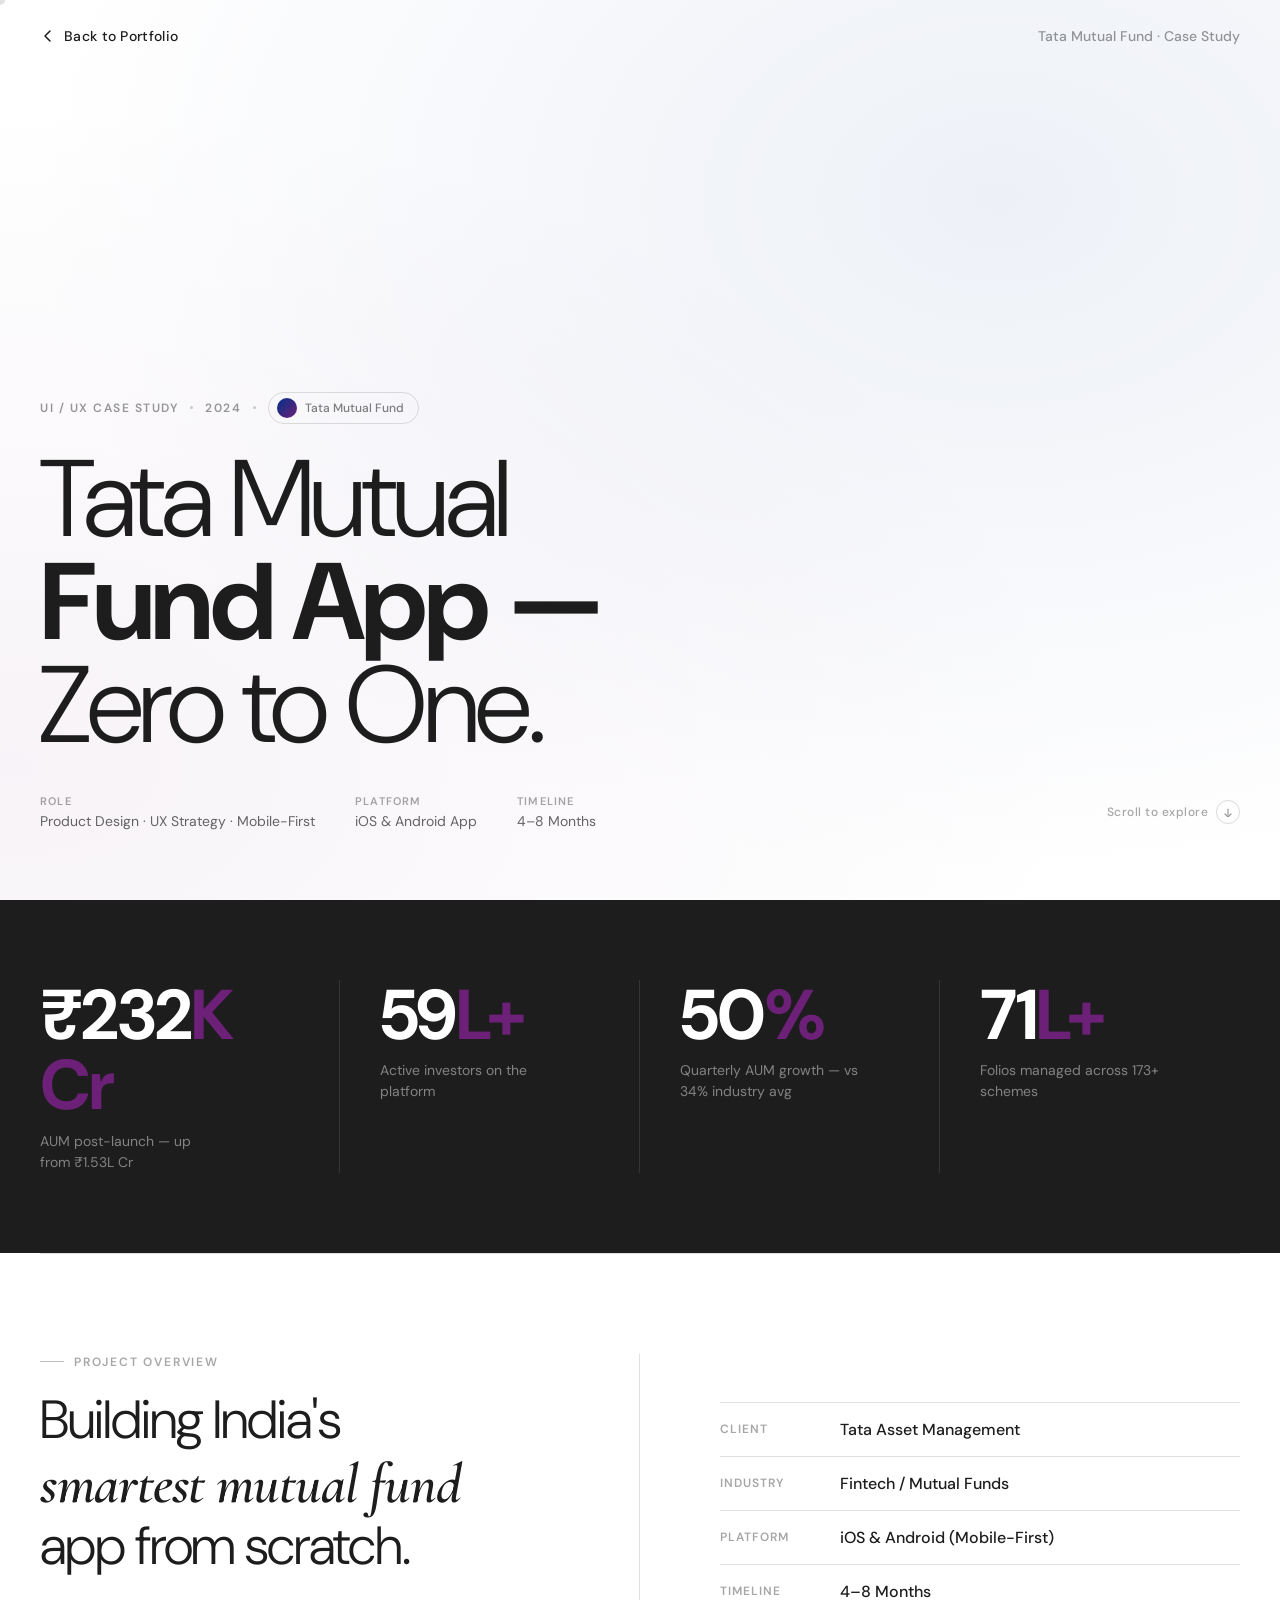
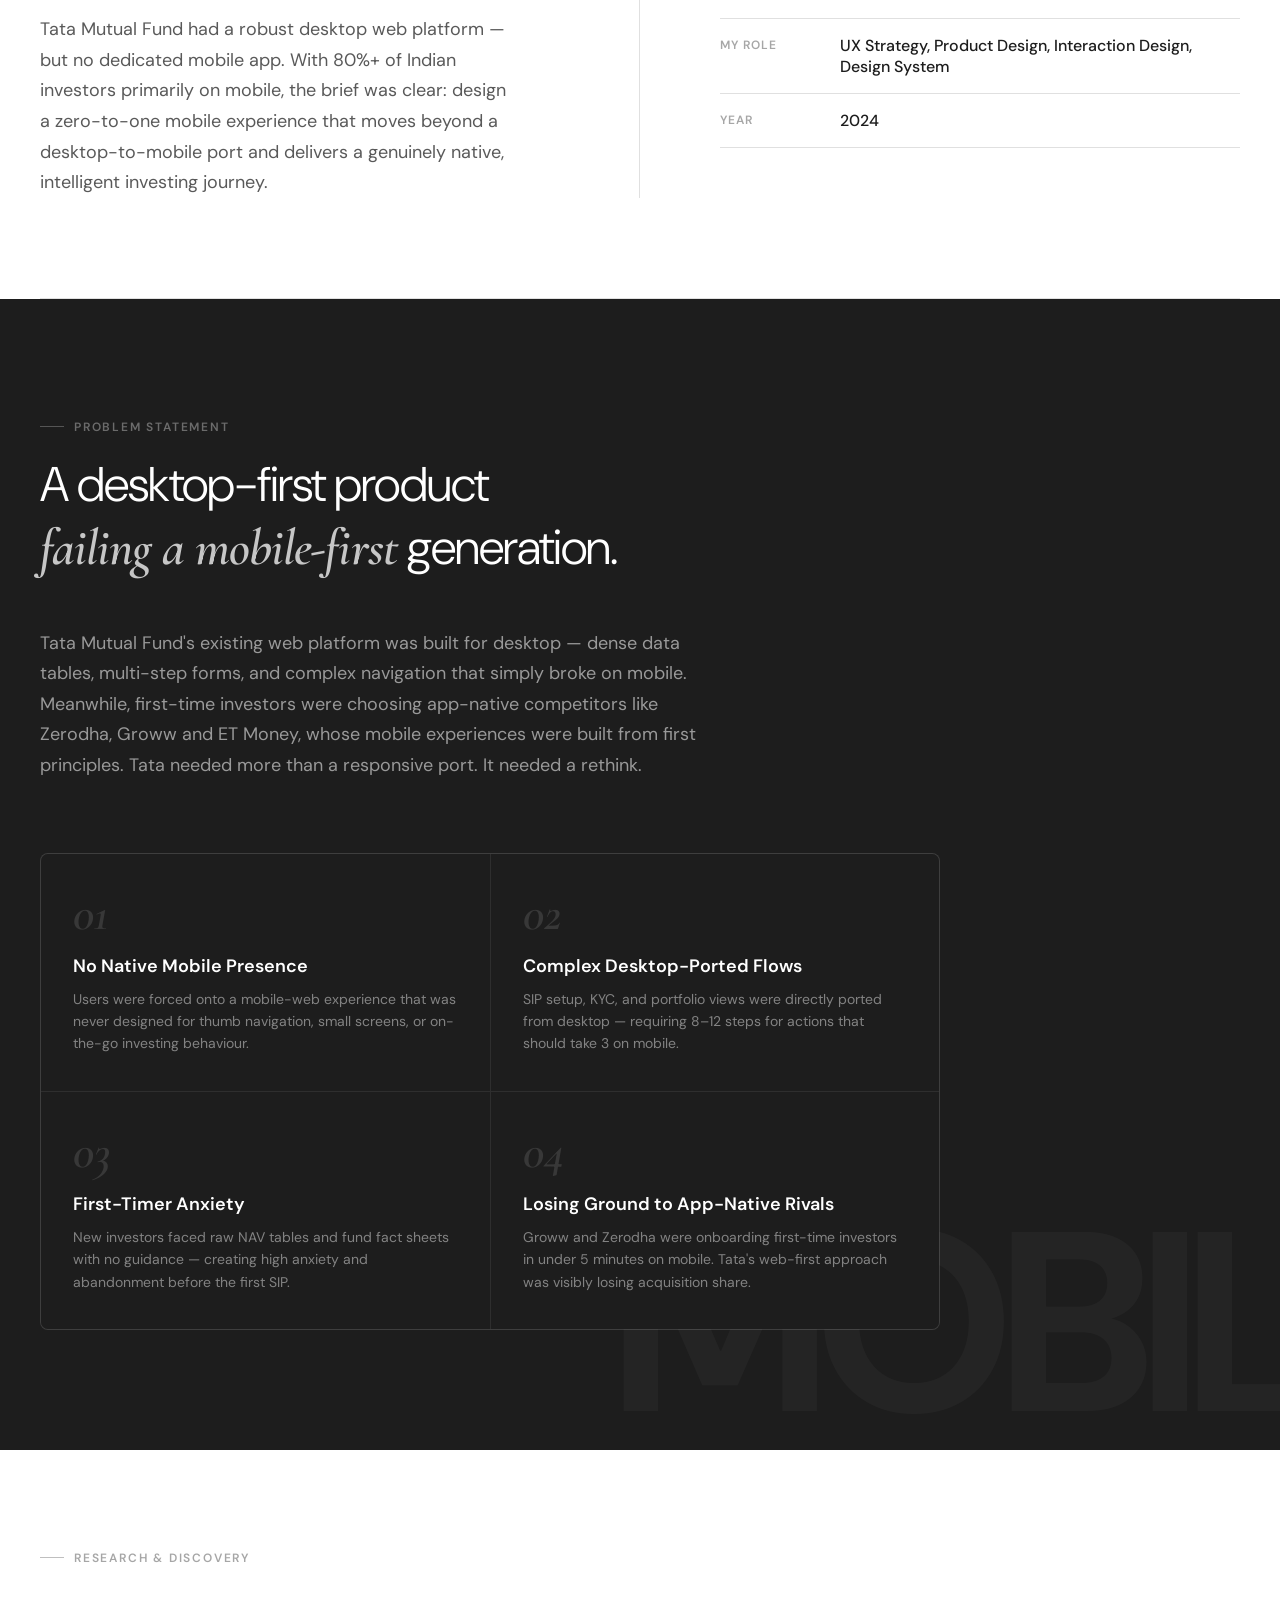
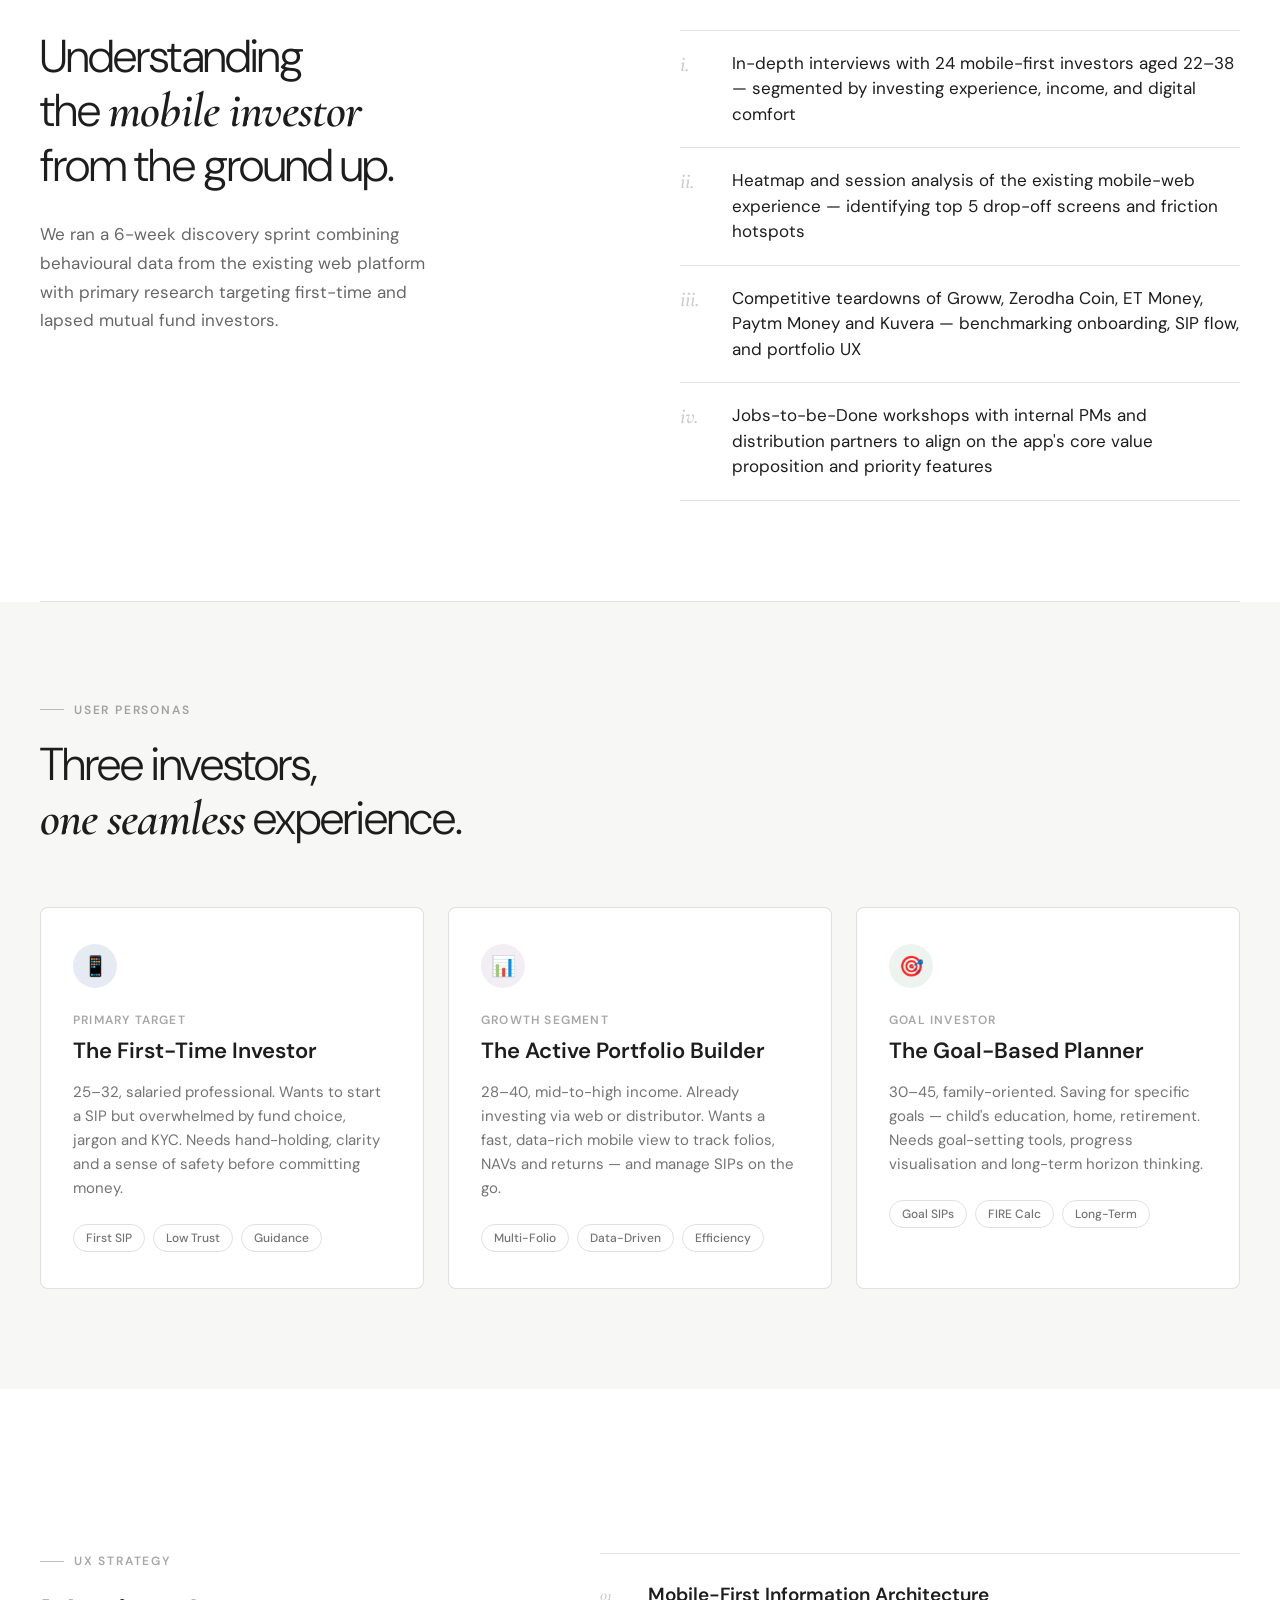
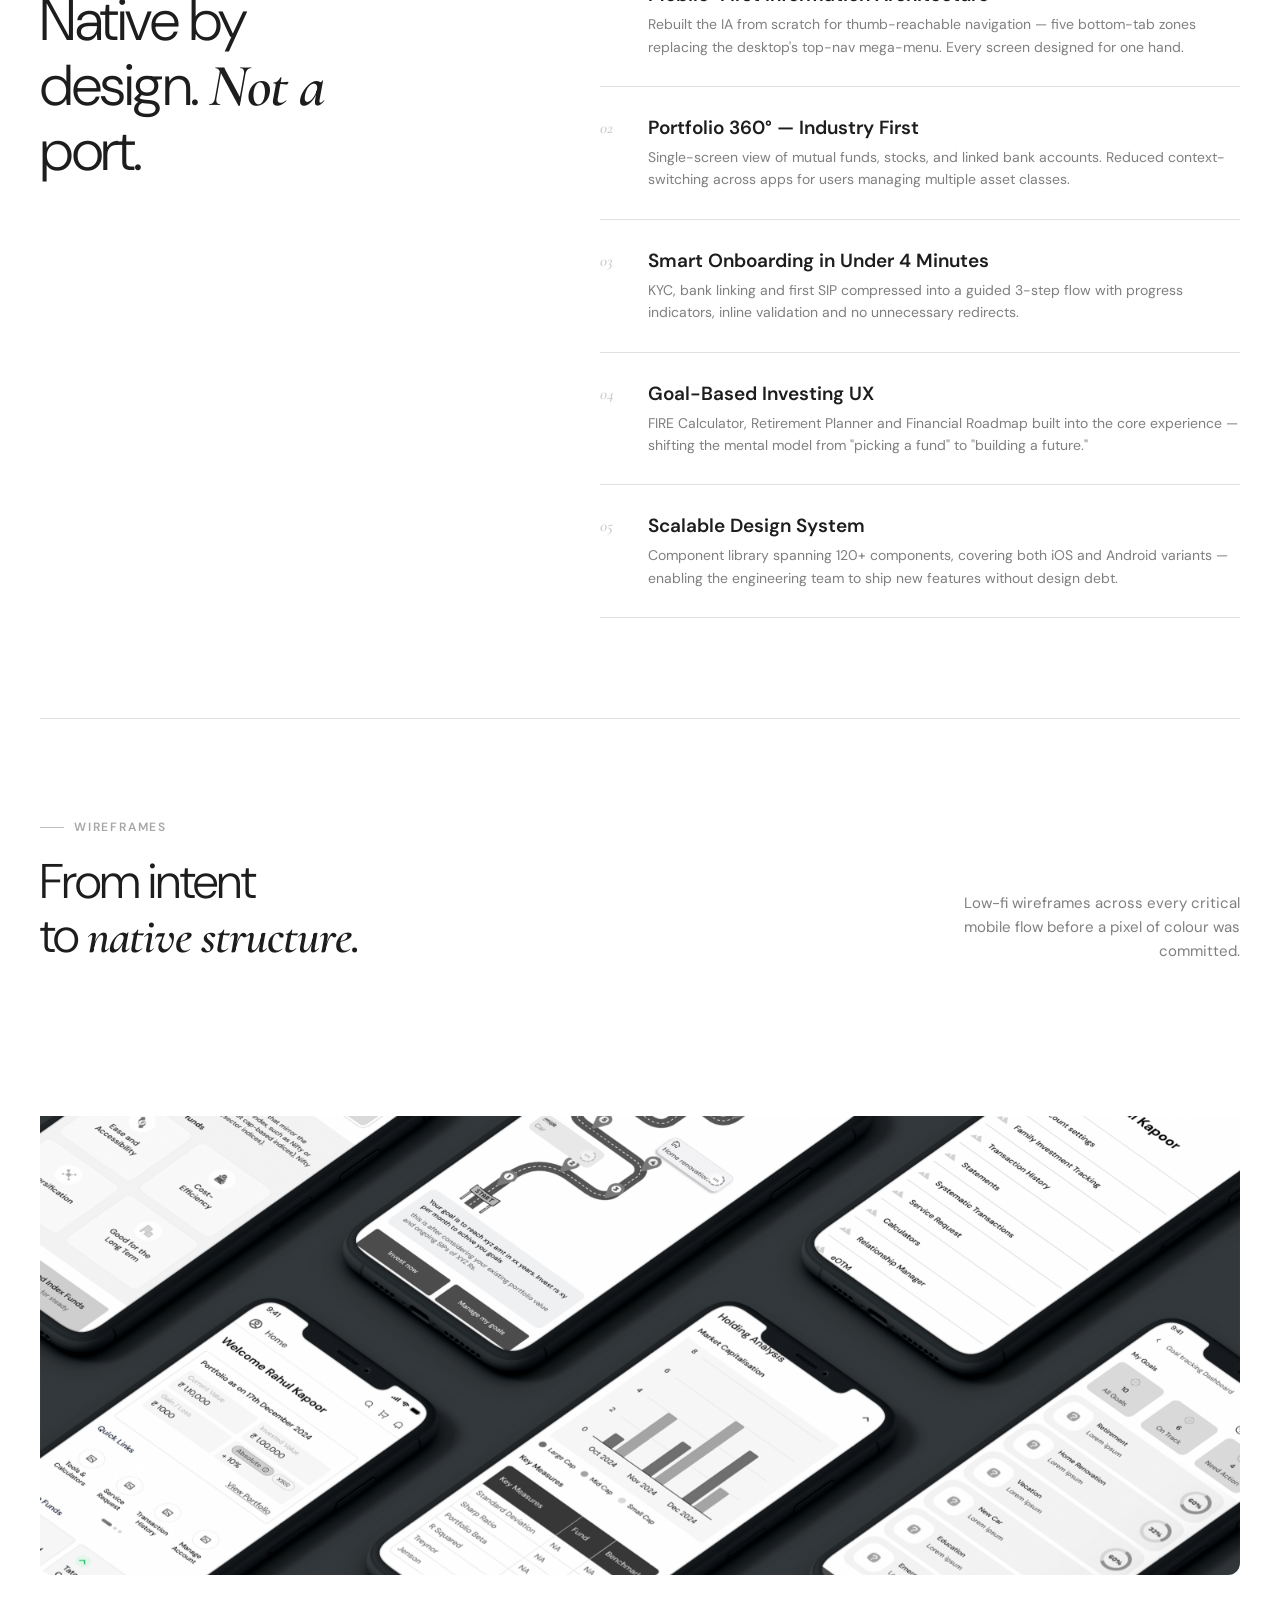
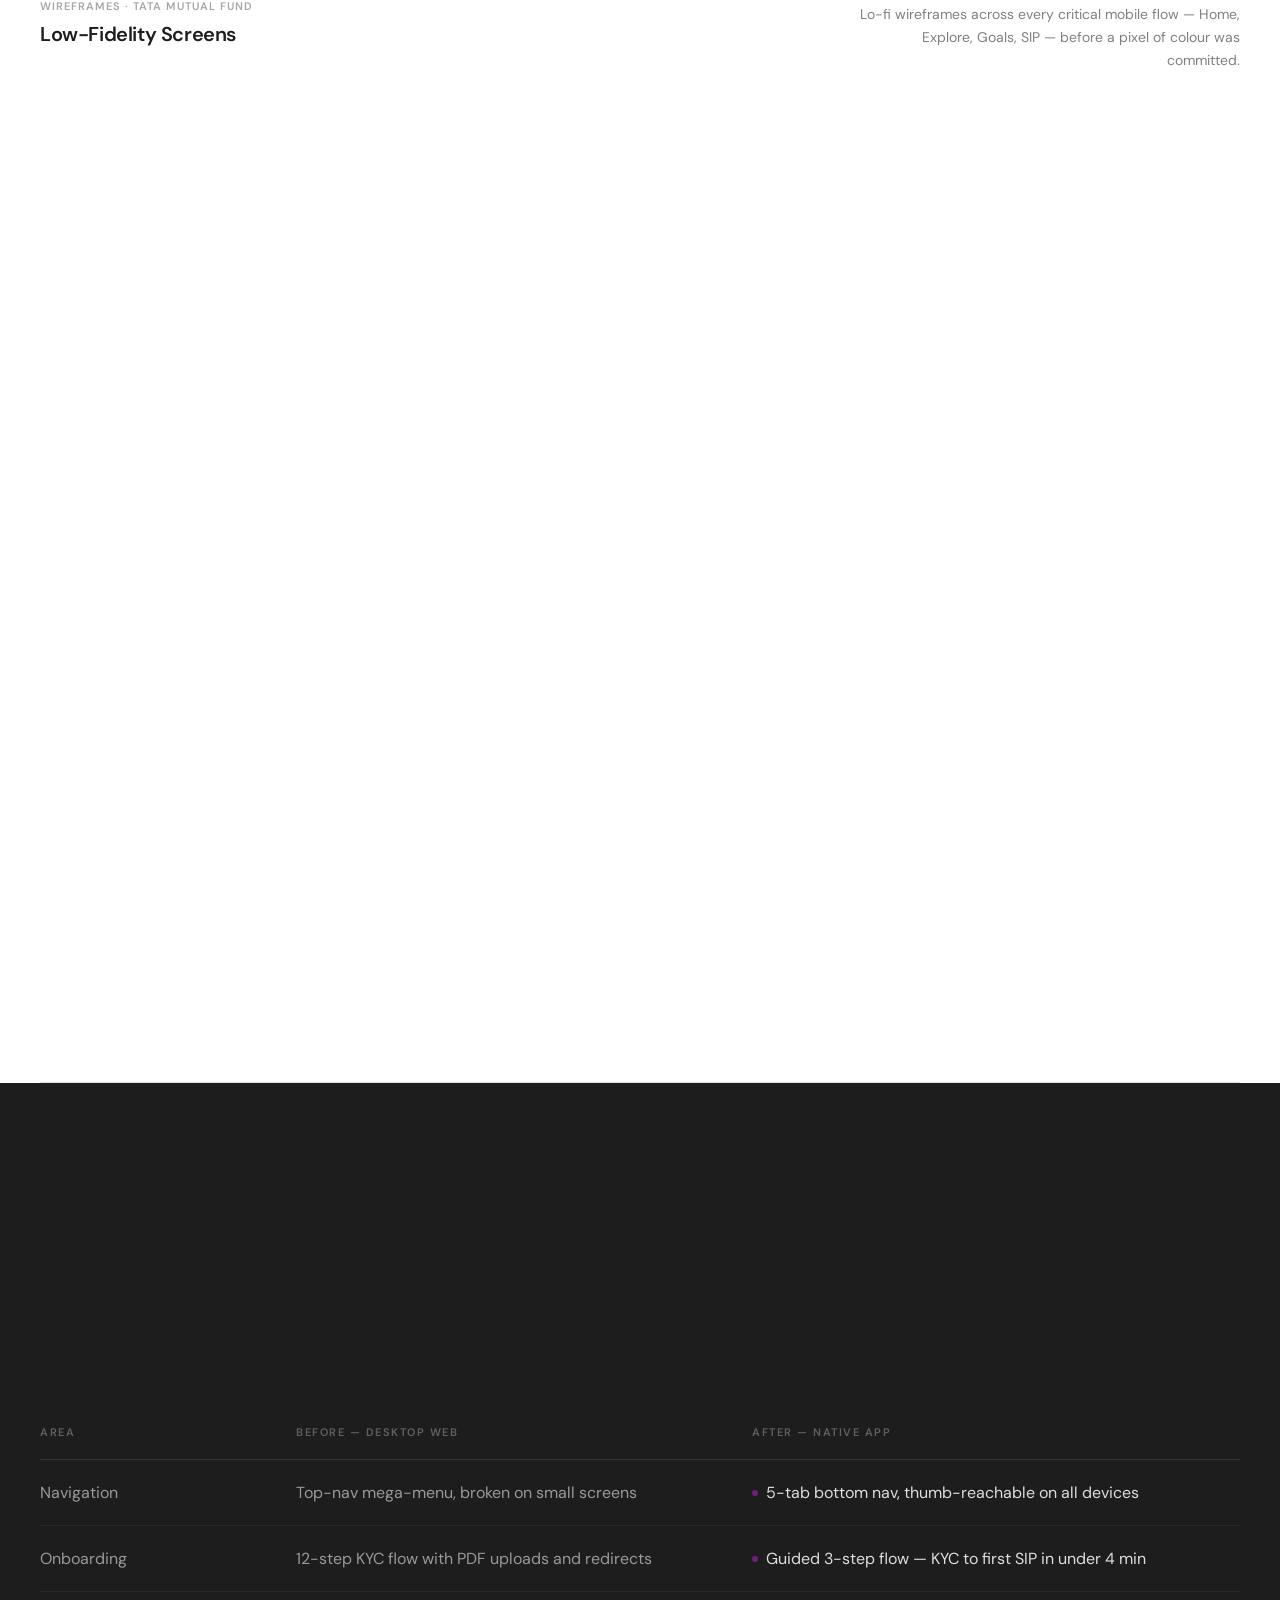
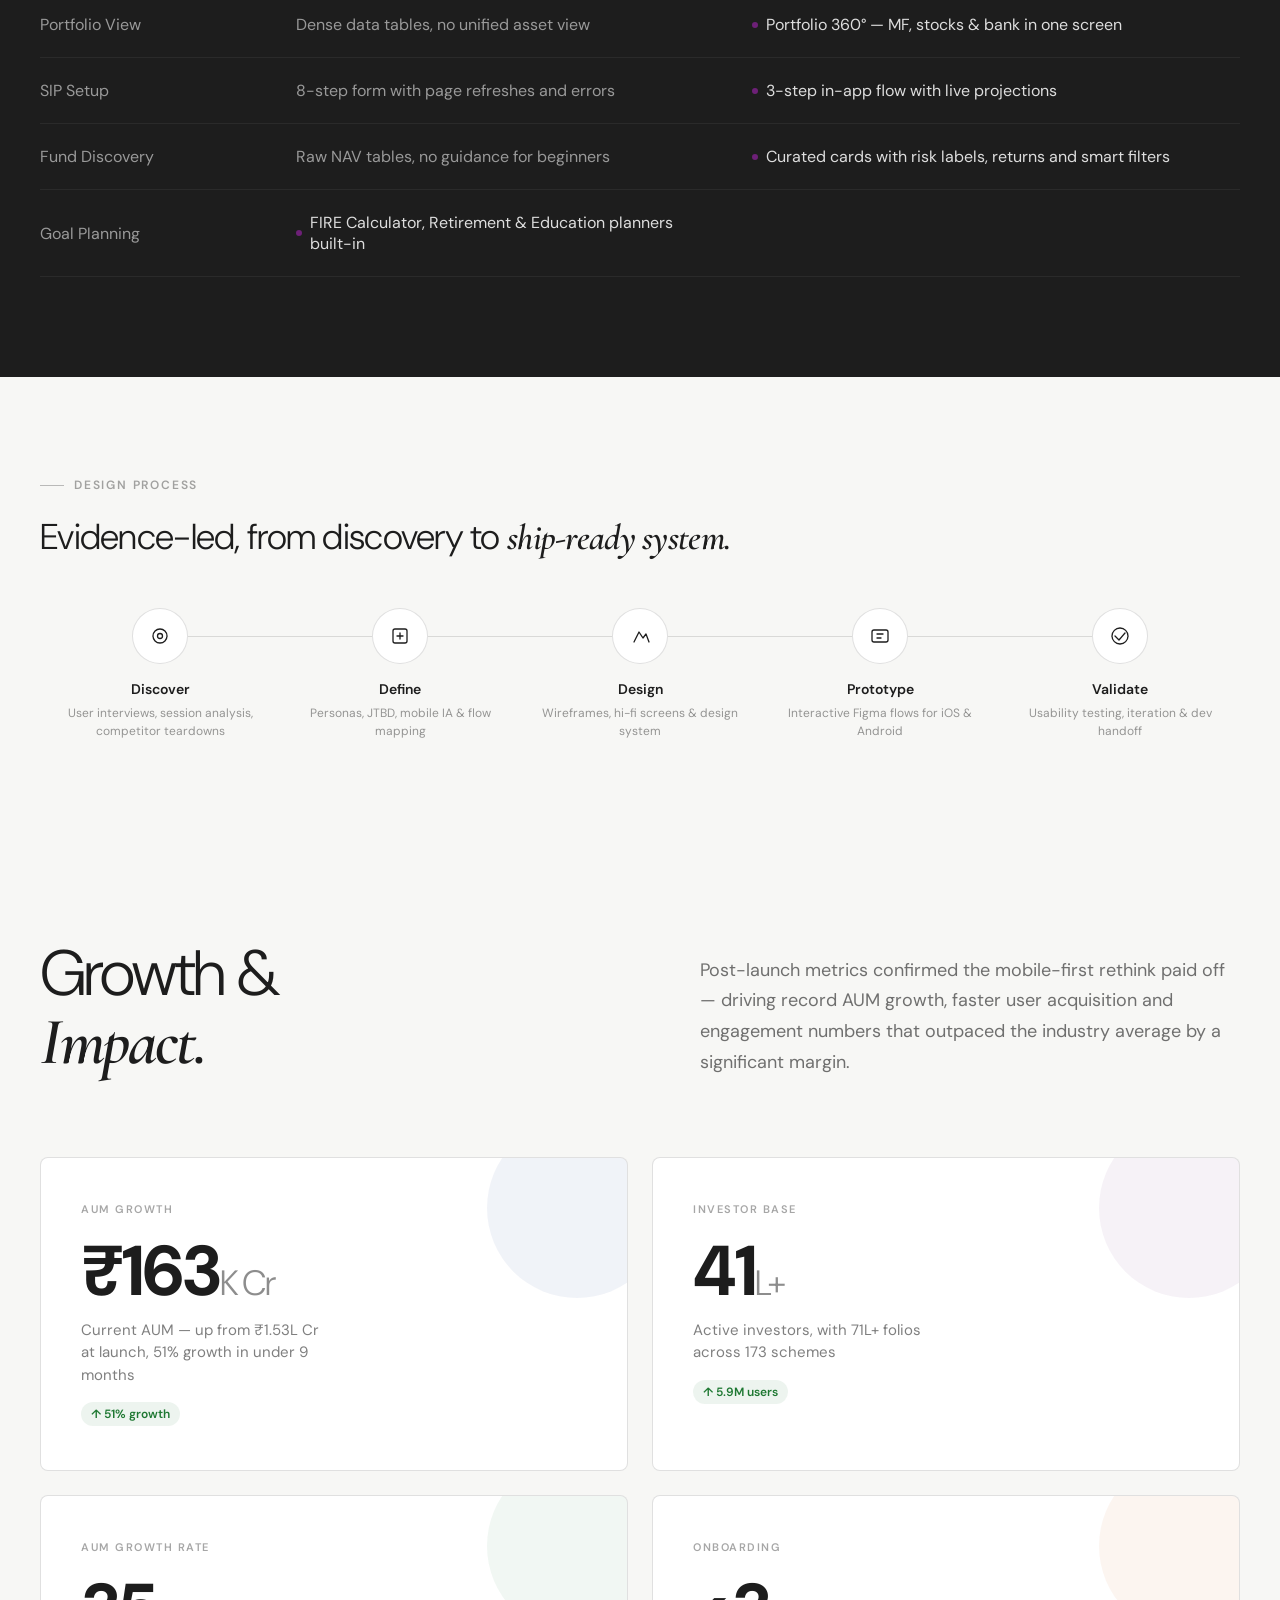
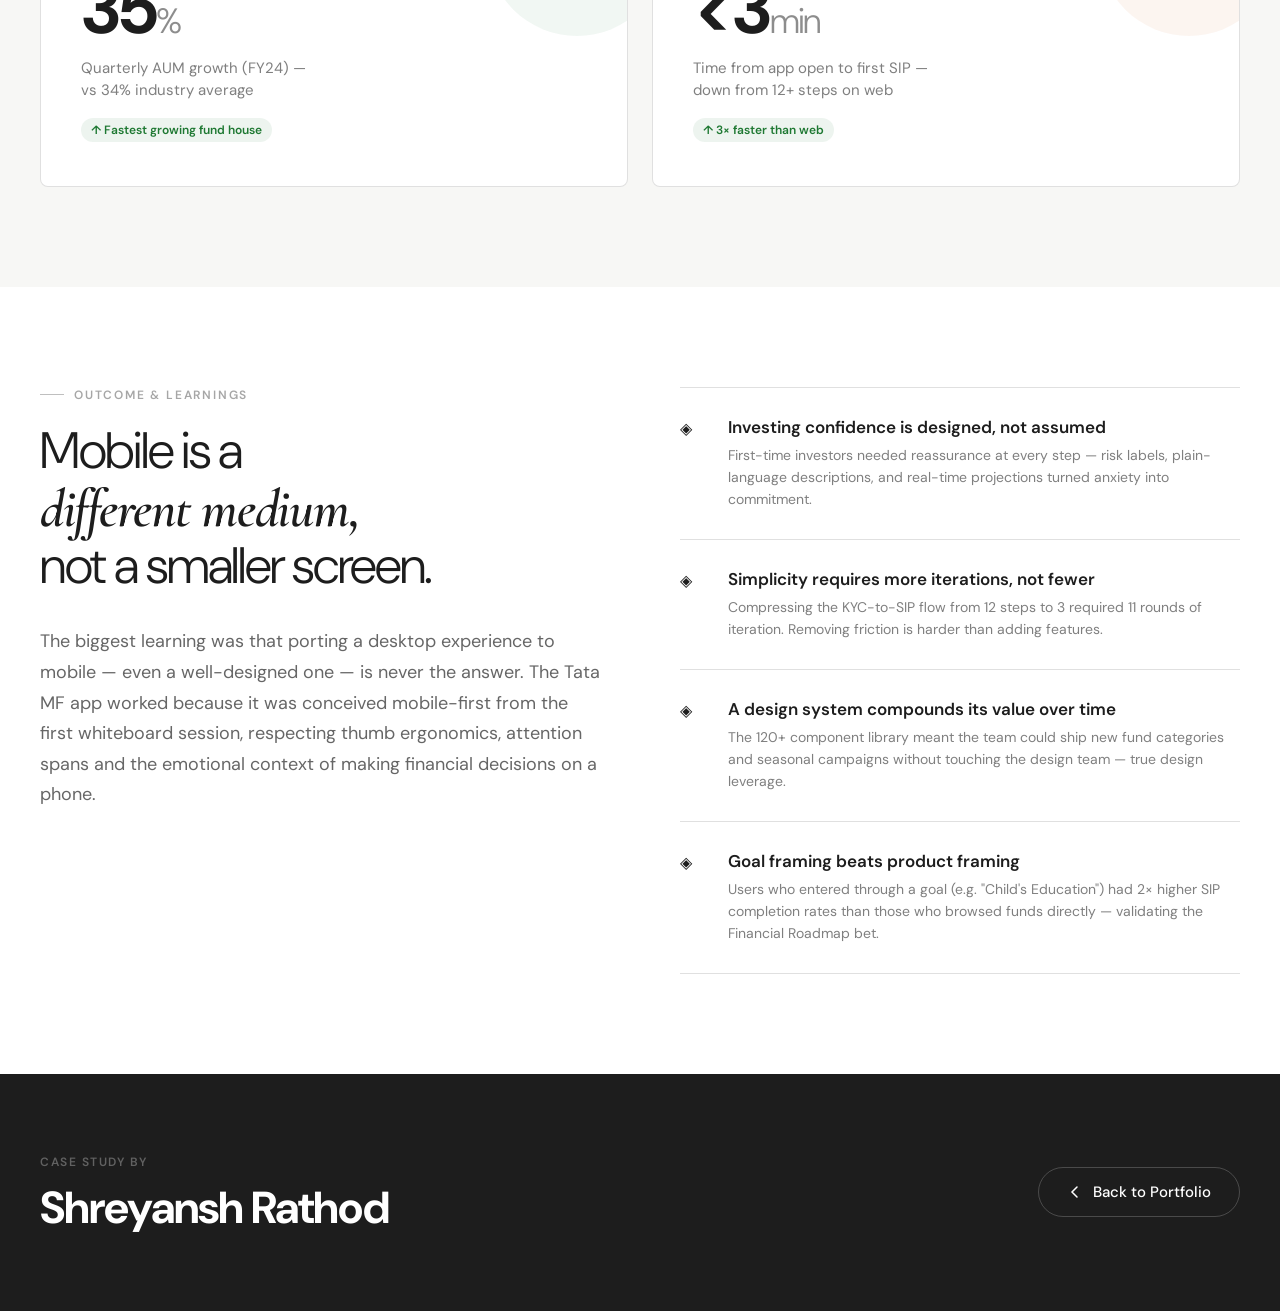
<file: tata-mf-case-study.html>
<!DOCTYPE html>
<html lang="en">
<head>
  <meta charset="UTF-8" />
  <meta name="viewport" content="width=device-width, initial-scale=1.0" />
  <title>Tata Mutual Fund App — Case Study · Shreyansh Rathod</title>

  <link rel="preconnect" href="https://fonts.googleapis.com" />
  <link rel="preconnect" href="https://fonts.gstatic.com" crossorigin />
  <link href="https://fonts.googleapis.com/css2?family=DM+Sans:ital,opsz,wght@0,9..40,300;0,9..40,400;0,9..40,500;0,9..40,600;0,9..40,700;1,9..40,300;1,9..40,400&family=Cormorant+Garamond:ital,wght@1,400;1,600;1,700&display=swap" rel="stylesheet" />
  <link rel="stylesheet" href="tata-mf-case-study.css">
</head>
<body>

<!-- LOADER -->
<div id="page-loader">
  <div class="loader-inner">
    <span class="loader-char">T</span>
    <span class="loader-char">A</span>
    <span class="loader-char">T</span>
    <span class="loader-char">A</span>
  </div>
</div>

<!-- CURSOR -->
<div id="cursor"></div>

<!-- NAV -->
<nav class="nav" id="nav">
  <a href="index.html" class="nav-back">
    <svg width="16" height="16" viewBox="0 0 16 16" fill="none">
      <path d="M10 3L5 8L10 13" stroke="currentColor" stroke-width="1.5" stroke-linecap="round" stroke-linejoin="round"/>
    </svg>
    Back to Portfolio
  </a>
  <span class="nav-label">Tata Mutual Fund · Case Study</span>
</nav>

<!-- ═══ HERO ═══ -->
<section id="hero">
  <div class="hero-parallax-bg" id="heroBg"></div>
  <div class="hero-content">
    <div class="hero-eyebrow" id="heroEyebrow">
      <span class="hero-tag">UI / UX Case Study</span>
      <span class="hero-dot-sep"></span>
      <span class="hero-tag">2024</span>
      <span class="hero-dot-sep"></span>
      <div class="hero-client-badge">
        <div class="tata-dot"></div>
        Tata Mutual Fund
      </div>
    </div>
    <div class="hero-title">
      <span class="hero-title-line" id="hl1">Tata Mutual</span>
      <span class="hero-title-line bold" id="hl2">Fund App —</span>
      <span class="hero-title-line" id="hl3">Zero to One.</span>
    </div>
    <div class="hero-meta-row" id="heroMeta">
      <div class="hero-meta-items">
        <div class="hero-meta-item">
          <div class="hero-meta-key">Role</div>
          <div class="hero-meta-val">Product Design · UX Strategy · Mobile-First</div>
        </div>
        <div class="hero-meta-item">
          <div class="hero-meta-key">Platform</div>
          <div class="hero-meta-val">iOS &amp; Android App</div>
        </div>
        <div class="hero-meta-item">
          <div class="hero-meta-key">Timeline</div>
          <div class="hero-meta-val">4–8 Months</div>
        </div>
      </div>
      <div class="hero-scroll-hint">
        <span>Scroll to explore</span>
        <div class="scroll-arrow">
          <svg width="10" height="10" viewBox="0 0 10 10" fill="none">
            <path d="M5 2v6M2 7l3 3 3-3" stroke="rgba(0,0,0,0.4)" stroke-width="1.2" stroke-linecap="round"/>
          </svg>
        </div>
      </div>
    </div>
  </div>
</section>

<!-- ═══ IMPACT ═══ -->
<section id="impact">
  <div class="impact-grid">
    <div class="impact-item reveal">
      <div class="impact-num">₹<span class="counter" data-target="232">0</span><span class="accent">K Cr</span></div>
      <div class="impact-label">AUM post-launch — up from ₹1.53L Cr</div>
    </div>
    <div class="impact-item reveal d1">
      <div class="impact-num"><span class="counter" data-target="59">0</span><span class="accent">L+</span></div>
      <div class="impact-label">Active investors on the platform</div>
    </div>
    <div class="impact-item reveal d2">
      <div class="impact-num"><span class="counter" data-target="50">0</span><span class="accent">%</span></div>
      <div class="impact-label">Quarterly AUM growth — vs 34% industry avg</div>
    </div>
    <div class="impact-item reveal d3">
      <div class="impact-num"><span class="counter" data-target="71">0</span><span class="accent">L+</span></div>
      <div class="impact-label">Folios managed across 173+ schemes</div>
    </div>
  </div>
</section>

<div class="divider"></div>

<!-- ═══ OVERVIEW ═══ -->
<section id="overview">
  <div class="overview-left reveal">
    <p class="s-label">Project Overview</p>
    <h2 class="overview-heading">
      Building India's<br><em>smartest mutual fund</em><br>app from scratch.
    </h2>
    <p class="overview-body">
      Tata Mutual Fund had a robust desktop web platform — but no dedicated mobile app. With 80%+ of Indian investors primarily on mobile, the brief was clear: design a zero-to-one mobile experience that moves beyond a desktop-to-mobile port and delivers a genuinely native, intelligent investing journey.
    </p>
  </div>
  <div class="overview-right reveal d1">
    <div class="meta-list">
      <div class="meta-row"><span class="meta-key">Client</span><span class="meta-val">Tata Asset Management</span></div>
      <div class="meta-row"><span class="meta-key">Industry</span><span class="meta-val">Fintech / Mutual Funds</span></div>
      <div class="meta-row"><span class="meta-key">Platform</span><span class="meta-val">iOS &amp; Android (Mobile-First)</span></div>
      <div class="meta-row"><span class="meta-key">Timeline</span><span class="meta-val">4–8 Months</span></div>
      <div class="meta-row"><span class="meta-key">My Role</span><span class="meta-val">UX Strategy, Product Design, Interaction Design, Design System</span></div>
      <div class="meta-row"><span class="meta-key">Year</span><span class="meta-val">2024</span></div>
    </div>
  </div>
</section>

<div class="divider"></div>

<!-- ═══ PROBLEM ═══ -->
<section id="problem">
  <div class="problem-bg-text" id="problemBgText">MOBILE</div>
  <div class="problem-inner">
    <p class="s-label light reveal">Problem Statement</p>
    <h2 class="problem-quote reveal d1">
      A desktop-first product<br><em>failing a mobile-first</em> generation.
    </h2>
    <p class="problem-body reveal d2">
      Tata Mutual Fund's existing web platform was built for desktop — dense data tables, multi-step forms, and complex navigation that simply broke on mobile. Meanwhile, first-time investors were choosing app-native competitors like Zerodha, Groww and ET Money, whose mobile experiences were built from first principles. Tata needed more than a responsive port. It needed a rethink.
    </p>
    <div class="pain-points">
      <div class="pain-item reveal">
        <div class="pain-num">01</div>
        <div class="pain-title">No Native Mobile Presence</div>
        <div class="pain-desc">Users were forced onto a mobile-web experience that was never designed for thumb navigation, small screens, or on-the-go investing behaviour.</div>
      </div>
      <div class="pain-item reveal d1">
        <div class="pain-num">02</div>
        <div class="pain-title">Complex Desktop-Ported Flows</div>
        <div class="pain-desc">SIP setup, KYC, and portfolio views were directly ported from desktop — requiring 8–12 steps for actions that should take 3 on mobile.</div>
      </div>
      <div class="pain-item reveal d2">
        <div class="pain-num">03</div>
        <div class="pain-title">First-Timer Anxiety</div>
        <div class="pain-desc">New investors faced raw NAV tables and fund fact sheets with no guidance — creating high anxiety and abandonment before the first SIP.</div>
      </div>
      <div class="pain-item reveal d3">
        <div class="pain-num">04</div>
        <div class="pain-title">Losing Ground to App-Native Rivals</div>
        <div class="pain-desc">Groww and Zerodha were onboarding first-time investors in under 5 minutes on mobile. Tata's web-first approach was visibly losing acquisition share.</div>
      </div>
    </div>
  </div>
</section>

<!-- ═══ RESEARCH ═══ -->
<section id="research">
  <p class="s-label reveal">Research &amp; Discovery</p>
  <div class="research-grid">
    <div class="reveal d1">
      <h2 class="research-heading">
        Understanding<br>the <em>mobile investor</em><br>from the ground up.
      </h2>
      <p style="margin-top:28px;font-size:17px;font-weight:400;line-height:1.7;color:rgba(0,0,0,.6);max-width:400px;">
        We ran a 6-week discovery sprint combining behavioural data from the existing web platform with primary research targeting first-time and lapsed mutual fund investors.
      </p>
    </div>
    <div class="reveal d2">
      <div class="method-list">
        <div class="method-item"><span class="method-num">i.</span><span class="method-text">In-depth interviews with 24 mobile-first investors aged 22–38 — segmented by investing experience, income, and digital comfort</span></div>
        <div class="method-item"><span class="method-num">ii.</span><span class="method-text">Heatmap and session analysis of the existing mobile-web experience — identifying top 5 drop-off screens and friction hotspots</span></div>
        <div class="method-item"><span class="method-num">iii.</span><span class="method-text">Competitive teardowns of Groww, Zerodha Coin, ET Money, Paytm Money and Kuvera — benchmarking onboarding, SIP flow, and portfolio UX</span></div>
        <div class="method-item"><span class="method-num">iv.</span><span class="method-text">Jobs-to-be-Done workshops with internal PMs and distribution partners to align on the app's core value proposition and priority features</span></div>
      </div>
    </div>
  </div>
</section>

<div class="divider"></div>

<!-- ═══ PERSONAS ═══ -->
<section id="personas">
  <p class="s-label reveal">User Personas</p>
  <h2 class="personas-heading reveal d1">Three investors,<br><em>one seamless</em> experience.</h2>
  <div class="persona-grid">
    <div class="persona-card reveal">
      <div class="persona-icon blue">📱</div>
      <div class="persona-role">Primary Target</div>
      <div class="persona-name">The First-Time Investor</div>
      <div class="persona-need">25–32, salaried professional. Wants to start a SIP but overwhelmed by fund choice, jargon and KYC. Needs hand-holding, clarity and a sense of safety before committing money.</div>
      <div class="persona-tags"><span class="persona-tag">First SIP</span><span class="persona-tag">Low Trust</span><span class="persona-tag">Guidance</span></div>
    </div>
    <div class="persona-card reveal d1">
      <div class="persona-icon purple">📊</div>
      <div class="persona-role">Growth Segment</div>
      <div class="persona-name">The Active Portfolio Builder</div>
      <div class="persona-need">28–40, mid-to-high income. Already investing via web or distributor. Wants a fast, data-rich mobile view to track folios, NAVs and returns — and manage SIPs on the go.</div>
      <div class="persona-tags"><span class="persona-tag">Multi-Folio</span><span class="persona-tag">Data-Driven</span><span class="persona-tag">Efficiency</span></div>
    </div>
    <div class="persona-card reveal d2">
      <div class="persona-icon green">🎯</div>
      <div class="persona-role">Goal Investor</div>
      <div class="persona-name">The Goal-Based Planner</div>
      <div class="persona-need">30–45, family-oriented. Saving for specific goals — child's education, home, retirement. Needs goal-setting tools, progress visualisation and long-term horizon thinking.</div>
      <div class="persona-tags"><span class="persona-tag">Goal SIPs</span><span class="persona-tag">FIRE Calc</span><span class="persona-tag">Long-Term</span></div>
    </div>
  </div>
</section>

<!-- ═══ UX STRATEGY ═══ -->
<section id="strategy">
  <div class="strategy-layout">
    <div class="reveal">
      <p class="s-label">UX Strategy</p>
      <h2 class="strategy-heading">Native by<br>design. <em>Not a</em><br>port.
      </h2>
    </div>
    <div class="reveal d1">
      <div class="pillar-item">
        <span class="pillar-num">01</span>
        <div><div class="pillar-title">Mobile-First Information Architecture</div><div class="pillar-desc">Rebuilt the IA from scratch for thumb-reachable navigation — five bottom-tab zones replacing the desktop's top-nav mega-menu. Every screen designed for one hand.</div></div>
      </div>
      <div class="pillar-item">
        <span class="pillar-num">02</span>
        <div><div class="pillar-title">Portfolio 360° — Industry First</div><div class="pillar-desc">Single-screen view of mutual funds, stocks, and linked bank accounts. Reduced context-switching across apps for users managing multiple asset classes.</div></div>
      </div>
      <div class="pillar-item">
        <span class="pillar-num">03</span>
        <div><div class="pillar-title">Smart Onboarding in Under 4 Minutes</div><div class="pillar-desc">KYC, bank linking and first SIP compressed into a guided 3-step flow with progress indicators, inline validation and no unnecessary redirects.</div></div>
      </div>
      <div class="pillar-item">
        <span class="pillar-num">04</span>
        <div><div class="pillar-title">Goal-Based Investing UX</div><div class="pillar-desc">FIRE Calculator, Retirement Planner and Financial Roadmap built into the core experience — shifting the mental model from "picking a fund" to "building a future."</div></div>
      </div>
      <div class="pillar-item">
        <span class="pillar-num">05</span>
        <div><div class="pillar-title">Scalable Design System</div><div class="pillar-desc">Component library spanning 120+ components, covering both iOS and Android variants — enabling the engineering team to ship new features without design debt.</div></div>
      </div>
    </div>
  </div>
</section>

<!-- ═══ DESIGN SHOWCASE ═══ -->
<div class="divider"></div>
<section id="design-showcase">

  <!-- WIREFRAMES -->
  <div style="padding:0 40px;margin-bottom:72px;">
    <p class="s-label reveal">Wireframes</p>
    <div style="display:flex;justify-content:space-between;align-items:flex-end;margin-bottom:40px;">
      <h2 class="reveal d1" style="font-family:var(--font-sans);font-weight:300;font-size:clamp(32px,3.8vw,58px);letter-spacing:-0.02em;line-height:1.1;">
        From intent<br>to <em style="font-family:var(--font-serif);font-style:italic;font-weight:600;">native structure.</em>
      </h2>
      <p class="reveal d2" style="font-size:15px;font-weight:400;color:rgba(0,0,0,.5);max-width:300px;line-height:1.6;text-align:right;">
        Low-fi wireframes across every critical mobile flow before a pixel of colour was committed.
      </p>
    </div>
  </div>

  <!-- Wireframe — real image -->
  <div class="reveal" style="padding:0 40px;">
    <div class="cs-parallax-wrap" style="aspect-ratio:20/9;overflow:hidden;border-radius:12px;position:relative;">
      <img
        src="Images/project-images/tmf-wireframe.webp"
        alt="Tata MF — Wireframes"
        class="cs-parallax-img"
        style="width:100%;height:130%;object-fit:cover;display:block;will-change:transform;"
      />
    </div>
    <div style="display:flex;justify-content:space-between;align-items:flex-start;margin-top:24px;gap:32px;">
      <div>
        <div style="font-size:11px;font-weight:600;letter-spacing:1px;text-transform:uppercase;color:rgba(0,0,0,0.35);margin-bottom:8px;">Wireframes · Tata Mutual Fund</div>
        <div style="font-size:20px;font-weight:600;letter-spacing:-0.02em;">Low-Fidelity Screens</div>
      </div>
      <div style="font-size:14px;color:rgba(0,0,0,0.5);max-width:380px;line-height:1.65;text-align:right;padding-top:4px;">
        Lo-fi wireframes across every critical mobile flow — Home, Explore, Goals, SIP — before a pixel of colour was committed.
      </div>
    </div>
  </div>


  <!-- VISUAL DESIGN -->
  <div style="padding:80px 40px 0;">
    <p class="s-label reveal">Visual Design</p>
    <div style="display:flex;justify-content:space-between;align-items:flex-end;margin-bottom:48px;">
      <h2 class="reveal d1" style="font-family:var(--font-sans);font-weight:300;font-size:clamp(32px,3.8vw,58px);letter-spacing:-0.02em;line-height:1.1;">
        High-fidelity screens<br>built for <em style="font-family:var(--font-serif);font-style:italic;font-weight:600;">confidence &amp; clarity.</em>
      </h2>
      <p class="reveal d2" style="font-size:15px;font-weight:400;color:rgba(0,0,0,.5);max-width:300px;line-height:1.6;text-align:right;">
        Every colour, type and spacing decision made to reduce investing anxiety and drive first SIP commitment.
      </p>
    </div>

    <!-- Full-width real design image -->
    <div class="reveal" style="margin-bottom:0;">
      <div class="cs-parallax-wrap" style="aspect-ratio:20/9;overflow:hidden;border-radius:12px;position:relative;">
        <img
          src="Images/project-images/tata-mf-design.webp"
          alt="Tata MF — High-Fidelity Visual Designs"
          class="cs-parallax-img"
          style="width:100%;height:130%;object-fit:cover;display:block;will-change:transform;"
        />
      </div>
      <div style="display:flex;justify-content:space-between;align-items:flex-start;margin-top:24px;gap:32px;">
        <div>
          <div style="font-size:11px;font-weight:600;letter-spacing:1px;text-transform:uppercase;color:rgba(0,0,0,0.35);margin-bottom:8px;">Visual Design · Tata Mutual Fund</div>
          <div style="font-size:20px;font-weight:600;letter-spacing:-0.02em;">High-Fidelity Screens</div>
        </div>
        <div style="font-size:14px;color:rgba(0,0,0,0.5);max-width:380px;line-height:1.65;text-align:right;padding-top:4px;">
          Portfolio 360°, Fund Explore, Goal Planner and SIP flows — every colour, type and spacing decision made to reduce investing anxiety and drive first SIP commitment.
        </div>
      </div>
    </div>
  </div>
</section>

<!-- ═══ TRANSFORMATION ═══ -->
<div class="divider"></div>
<section id="transformation">
  <p class="s-label light reveal">Before vs. After</p>
  <h2 class="transform-title reveal d1">Desktop web <em>to</em><br>native mobile. Reimagined.
  </h2>
  <table class="transform-table reveal d2">
    <thead>
      <tr>
        <th style="width:18%">Area</th>
        <th style="width:38%">Before — Desktop Web</th>
        <th style="width:44%">After — Native App</th>
      </tr>
    </thead>
    <tbody>
      <tr><td class="td-area">Navigation</td><td>Top-nav mega-menu, broken on small screens</td><td><span class="td-after">5-tab bottom nav, thumb-reachable on all devices</span></td></tr>
      <tr><td class="td-area">Onboarding</td><td>12-step KYC flow with PDF uploads and redirects</td><td><span class="td-after">Guided 3-step flow — KYC to first SIP in under 4 min</span></td></tr>
      <tr><td class="td-area">Portfolio View</td><td>Dense data tables, no unified asset view</td><td><span class="td-after">Portfolio 360° — MF, stocks &amp; bank in one screen</span></td></tr>
      <tr><td class="td-area">SIP Setup</td><td>8-step form with page refreshes and errors</td><td><span class="td-after">3-step in-app flow with live projections</span></td></tr>
      <tr><td class="td-area">Fund Discovery</td><td>Raw NAV tables, no guidance for beginners</td><td><span class="td-after">Curated cards with risk labels, returns and smart filters</span></td></tr>
      <tr><td class="td-area">Goal Planning</td><td">Not available</td><td><span class="td-after">FIRE Calculator, Retirement &amp; Education planners built-in</span></td></tr>
    </tbody>
  </table>
</section>

<!-- ═══ PROCESS ═══ -->
<section id="process">
  <p class="s-label reveal">Design Process</p>
  <h3 class="reveal d1" style="font-family:var(--font-sans);font-weight:300;font-size:clamp(24px,2.8vw,40px);letter-spacing:-0.02em;margin-top:12px;">
    Evidence-led, from discovery to <em style="font-family:var(--font-serif);font-style:italic;font-weight:600;">ship-ready system.</em>
  </h3>
  <div class="process-steps">
    <div class="process-step reveal">
      <div class="process-node">
        <svg width="22" height="22" viewBox="0 0 22 22" fill="none"><circle cx="11" cy="11" r="7" stroke="#1d1d1d" stroke-width="1.3"/><circle cx="11" cy="11" r="2.5" stroke="#1d1d1d" stroke-width="1.3"/></svg>
      </div>
      <div class="process-step-name">Discover</div>
      <div class="process-step-desc">User interviews, session analysis, competitor teardowns</div>
    </div>
    <div class="process-step reveal d1">
      <div class="process-node">
        <svg width="22" height="22" viewBox="0 0 22 22" fill="none"><rect x="4" y="4" width="14" height="14" rx="2" stroke="#1d1d1d" stroke-width="1.3"/><path d="M8 11h6M11 8v6" stroke="#1d1d1d" stroke-width="1.3" stroke-linecap="round"/></svg>
      </div>
      <div class="process-step-name">Define</div>
      <div class="process-step-desc">Personas, JTBD, mobile IA &amp; flow mapping</div>
    </div>
    <div class="process-step reveal d2">
      <div class="process-node">
        <svg width="22" height="22" viewBox="0 0 22 22" fill="none"><path d="M5 17L10 7l4 6 3-4 3 8" stroke="#1d1d1d" stroke-width="1.3" stroke-linecap="round" stroke-linejoin="round"/></svg>
      </div>
      <div class="process-step-name">Design</div>
      <div class="process-step-desc">Wireframes, hi-fi screens &amp; design system</div>
    </div>
    <div class="process-step reveal d3">
      <div class="process-node">
        <svg width="22" height="22" viewBox="0 0 22 22" fill="none"><rect x="3" y="5" width="16" height="12" rx="2" stroke="#1d1d1d" stroke-width="1.3"/><path d="M8 9h6M8 13h4" stroke="#1d1d1d" stroke-width="1.3" stroke-linecap="round"/></svg>
      </div>
      <div class="process-step-name">Prototype</div>
      <div class="process-step-desc">Interactive Figma flows for iOS &amp; Android</div>
    </div>
    <div class="process-step reveal d4">
      <div class="process-node">
        <svg width="22" height="22" viewBox="0 0 22 22" fill="none"><path d="M6 11l4 4 6-7" stroke="#1d1d1d" stroke-width="1.3" stroke-linecap="round" stroke-linejoin="round"/><circle cx="11" cy="11" r="8" stroke="#1d1d1d" stroke-width="1.3"/></svg>
      </div>
      <div class="process-step-name">Validate</div>
      <div class="process-step-desc">Usability testing, iteration &amp; dev handoff</div>
    </div>
  </div>
</section>

<!-- ═══ RESULTS ═══ -->
<section id="results">
  <div class="results-top">
    <h2 class="results-heading reveal">Growth &amp;<br><em>Impact.</em></h2>
    <p class="results-body reveal d1">Post-launch metrics confirmed the mobile-first rethink paid off — driving record AUM growth, faster user acquisition and engagement numbers that outpaced the industry average by a significant margin.</p>
  </div>
  <div class="metrics-grid">
    <div class="metric-card reveal">
      <div class="metric-card-bg blue"></div>
      <div class="metric-category">AUM Growth</div>
      <div class="metric-value">₹<span class="counter" data-target="232">0</span><span class="unit">K Cr</span></div>
      <div class="metric-sub">Current AUM — up from ₹1.53L Cr at launch, 51% growth in under 9 months</div>
      <div class="metric-delta">↑ 51% growth</div>
    </div>
    <div class="metric-card reveal d1">
      <div class="metric-card-bg purple"></div>
      <div class="metric-category">Investor Base</div>
      <div class="metric-value"><span class="counter" data-target="59">0</span><span class="unit">L+</span></div>
      <div class="metric-sub">Active investors, with 71L+ folios across 173 schemes</div>
      <div class="metric-delta">↑ 5.9M users</div>
    </div>
    <div class="metric-card reveal d2">
      <div class="metric-card-bg green"></div>
      <div class="metric-category">AUM Growth Rate</div>
      <div class="metric-value"><span class="counter" data-target="50">0</span><span class="unit">%</span></div>
      <div class="metric-sub">Quarterly AUM growth (FY24) — vs 34% industry average</div>
      <div class="metric-delta">↑ Fastest growing fund house</div>
    </div>
    <div class="metric-card reveal d3">
      <div class="metric-card-bg orange"></div>
      <div class="metric-category">Onboarding</div>
      <div class="metric-value">&lt;<span class="counter" data-target="4">0</span><span class="unit">min</span></div>
      <div class="metric-sub">Time from app open to first SIP — down from 12+ steps on web</div>
      <div class="metric-delta">↑ 3× faster than web</div>
    </div>
  </div>
</section>

<!-- ═══ LEARNINGS ═══ -->
<section id="learnings">
  <div class="learnings-layout">
    <div>
      <p class="s-label reveal">Outcome &amp; Learnings</p>
      <h2 class="learnings-heading reveal d1">Mobile is a<br><em>different medium,</em><br>not a smaller screen.
      </h2>
      <p class="learnings-body reveal d2">
        The biggest learning was that porting a desktop experience to mobile — even a well-designed one — is never the answer. The Tata MF app worked because it was conceived mobile-first from the first whiteboard session, respecting thumb ergonomics, attention spans and the emotional context of making financial decisions on a phone.
      </p>
    </div>
    <div class="learning-list reveal d1">
      <div class="learning-item"><span class="learning-icon">◈</span><div><div class="learning-title">Investing confidence is designed, not assumed</div><div class="learning-desc">First-time investors needed reassurance at every step — risk labels, plain-language descriptions, and real-time projections turned anxiety into commitment.</div></div></div>
      <div class="learning-item"><span class="learning-icon">◈</span><div><div class="learning-title">Simplicity requires more iterations, not fewer</div><div class="learning-desc">Compressing the KYC-to-SIP flow from 12 steps to 3 required 11 rounds of iteration. Removing friction is harder than adding features.</div></div></div>
      <div class="learning-item"><span class="learning-icon">◈</span><div><div class="learning-title">A design system compounds its value over time</div><div class="learning-desc">The 120+ component library meant the team could ship new fund categories and seasonal campaigns without touching the design team — true design leverage.</div></div></div>
      <div class="learning-item"><span class="learning-icon">◈</span><div><div class="learning-title">Goal framing beats product framing</div><div class="learning-desc">Users who entered through a goal (e.g. "Child's Education") had 2× higher SIP completion rates than those who browsed funds directly — validating the Financial Roadmap bet.</div></div></div>
    </div>
  </div>
</section>

<!-- ═══ FOOTER ═══ -->
<footer id="cs-footer">
  <div>
    <div class="footer-label">Case Study by</div>
    <div class="footer-name">Shreyansh Rathod</div>
  </div>
  <a href="index.html" class="back-btn">
    <svg width="16" height="16" viewBox="0 0 16 16" fill="none"><path d="M10 3L5 8L10 13" stroke="white" stroke-width="1.5" stroke-linecap="round"/></svg>
    Back to Portfolio
  </a>
</footer>

<script>
/* LOADER */
(function(){
  const loader = document.getElementById('page-loader');
  const chars  = loader.querySelectorAll('.loader-char');
  chars.forEach((c,i)=>setTimeout(()=>c.classList.add('up'),100+i*80));
  window.addEventListener('load',()=>setTimeout(()=>loader.classList.add('loaded'),900));
})();

/* CURSOR */
(function(){
  const cur = document.getElementById('cursor');
  document.addEventListener('mousemove',e=>{ cur.style.left=e.clientX+'px'; cur.style.top=e.clientY+'px'; });
  document.querySelectorAll('a,button,.persona-card,.metric-card,.pillar-item,.pain-item,.process-node,.wf-screen').forEach(el=>{
    el.addEventListener('mouseenter',()=>cur.classList.add('grow'));
    el.addEventListener('mouseleave',()=>cur.classList.remove('grow'));
  });
  const dark  = document.querySelectorAll('#impact,#problem,#transformation,#cs-footer');
  const light = document.querySelectorAll('#hero,#overview,#research,#personas,#strategy,#design-showcase,#process,#results,#learnings');
  const dObs  = new IntersectionObserver(e=>e.forEach(x=>{ if(x.isIntersecting) cur.classList.add('on-dark'); }),{threshold:.4});
  const lObs  = new IntersectionObserver(e=>e.forEach(x=>{ if(x.isIntersecting) cur.classList.remove('on-dark'); }),{threshold:.4});
  dark.forEach(s=>dObs.observe(s)); light.forEach(s=>lObs.observe(s));
})();

/* NAV */
(function(){
  const nav = document.getElementById('nav');
  window.addEventListener('scroll',()=>nav.classList.toggle('scrolled',window.scrollY>60),{passive:true});
})();

/* HERO ENTRANCE */
(function(){
  setTimeout(()=>{
    document.getElementById('heroEyebrow').classList.add('show');
    ['hl1','hl2','hl3'].forEach((id,i)=>setTimeout(()=>document.getElementById(id).classList.add('show'),i*130));
    setTimeout(()=>document.getElementById('heroMeta').classList.add('show'),700);
  },1000);
})();

/* HERO PARALLAX */
(function(){
  const bg = document.getElementById('heroBg');
  window.addEventListener('scroll',()=>{ bg.style.transform=`translateY(${window.scrollY*.35}px)`; },{passive:true});
})();

/* PROBLEM PARALLAX TEXT */
(function(){
  const txt = document.getElementById('problemBgText');
  if(!txt) return;
  window.addEventListener('scroll',()=>{
    const r = txt.closest('section').getBoundingClientRect();
    txt.style.transform=`translateX(${(-r.top/window.innerHeight)*-60}px)`;
  },{passive:true});
})();

/* SCROLL REVEAL */
(function(){
  const io = new IntersectionObserver(e=>e.forEach(x=>{ if(x.isIntersecting){x.target.classList.add('visible');io.unobserve(x.target);} }),{threshold:.12,rootMargin:'0px 0px -40px 0px'});
  document.querySelectorAll('.reveal').forEach(el=>io.observe(el));
})();

/* COUNTERS */
(function(){
  const io = new IntersectionObserver(e=>{
    e.forEach(x=>{
      if(!x.isIntersecting) return;
      const el=x.target,target=+el.dataset.target,dur=1800,start=performance.now();
      function step(now){ const t=Math.min((now-start)/dur,1),ease=1-Math.pow(1-t,3); el.textContent=Math.round(ease*target); if(t<1) requestAnimationFrame(step); else el.textContent=target; }
      requestAnimationFrame(step); io.unobserve(el);
    });
  },{threshold:.5});
  document.querySelectorAll('.counter').forEach(c=>io.observe(c));
})();

/* PARALLAX IMAGES */
(function(){
  const imgs = document.querySelectorAll('.cs-parallax-img');
  if(!imgs.length) return;
  function update(){
    imgs.forEach(function(img){
      const wrap = img.closest('.cs-parallax-wrap');
      const rect = wrap.getBoundingClientRect();
      const vh = window.innerHeight;
      const progress = Math.max(0, Math.min(1, (vh - rect.top) / (vh + rect.height)));
      const shift = (0.5 - progress) * wrap.offsetHeight * 0.3;
      img.style.transform = 'translateY(' + shift + 'px)';
    });
  }
  window.addEventListener('scroll', update, { passive: true });
  update();
})();

/* DRAGGABLE WIREFRAME STRIP */
(function(){
  const strip = document.querySelector('.wf-strip');
  if(!strip) return;
  let isDown=false,startX,scrollLeft;
  strip.addEventListener('mousedown',e=>{ isDown=true; strip.style.cursor='grabbing'; startX=e.pageX-strip.offsetLeft; scrollLeft=strip.scrollLeft; });
  strip.addEventListener('mouseleave',()=>{ isDown=false; strip.style.cursor='grab'; });
  strip.addEventListener('mouseup',()=>{ isDown=false; strip.style.cursor='grab'; });
  strip.addEventListener('mousemove',e=>{ if(!isDown) return; e.preventDefault(); strip.scrollLeft=scrollLeft-(e.pageX-strip.offsetLeft-startX)*1.5; });
})();
</script>
</body>
</html>
</file>
<file: google-smart-drive-case-study.css>
:root {
  --dark:      #111118;
  --white:     #ffffff;
  --border:    rgba(0,0,0,0.11);
  --g-blue:    #4285F4;
  --g-green:   #34A853;
  --g-red:     #EA4335;
  --g-yellow:  #FBBC04;
  --g-light:   #EBF2FF;
  --font-sans: 'DM Sans', sans-serif;
  --font-serif:'Cormorant Garamond', serif;
  --ease-out:  cubic-bezier(0.16, 1, 0.3, 1);
  --ease-std:  cubic-bezier(0.25, 0.46, 0.45, 0.94);
}

*, *::before, *::after { margin:0; padding:0; box-sizing:border-box; }
html { scroll-behavior:smooth; font-size:16px; }
body { font-family:var(--font-sans); color:var(--dark); background:var(--white); overflow-x:hidden; cursor:none; }
img  { display:block; max-width:100%; }
a    { color:inherit; text-decoration:none; }
ul   { list-style:none; }

/* ── LOADER ── */
#page-loader {
  position:fixed; inset:0; background:var(--dark);
  z-index:9999; display:flex; align-items:center; justify-content:center;
  transition:opacity .7s var(--ease-out), visibility .7s var(--ease-out);
}
#page-loader.loaded { opacity:0; visibility:hidden; }
.loader-inner { overflow:hidden; display:flex; gap:2px; }
.loader-char {
  font-family:var(--font-serif); font-style:italic;
  font-size:72px; color:var(--white); letter-spacing:-3px;
  transform:translateY(100%); transition:transform .9s var(--ease-out);
}
.loader-char.up { transform:translateY(0); }

/* ── CURSOR ── */
#cursor {
  position:fixed; width:10px; height:10px;
  background:var(--dark); border-radius:50%;
  pointer-events:none; z-index:9998;
  transform:translate(-50%,-50%);
  transition:width .35s var(--ease-out), height .35s var(--ease-out), background .35s ease;
  mix-blend-mode:difference;
}
#cursor.grow    { width:44px; height:44px; }
#cursor.on-dark { background:var(--white); }

/* ── NAV ── */
.nav {
  position:fixed; top:0; left:0; right:0; z-index:1000;
  padding:0 40px; height:72px;
  display:flex; align-items:center; justify-content:space-between;
  transition:background .4s ease, border-color .4s ease;
}
.nav.scrolled {
  background:rgba(255,255,255,.93);
  backdrop-filter:blur(12px);
  border-bottom:1px solid var(--border);
}
.nav-back {
  display:inline-flex; align-items:center; gap:8px;
  font-size:14px; font-weight:500; letter-spacing:.3px; color:var(--dark);
  transition:gap .3s var(--ease-out);
}
.nav-back:hover { gap:13px; }
.nav-back svg { transition:transform .3s var(--ease-out); }
.nav-back:hover svg { transform:translateX(-3px); }
.nav-label { font-size:14px; font-weight:500; color:rgba(0,0,0,.4); }

/* ── HERO ── */
#hero {
  position:relative; height:100vh; min-height:700px;
  background:var(--white); overflow:hidden;
  display:flex; flex-direction:column;
  justify-content:flex-end;
  padding:0 40px clamp(48px,5.5vw,80px);
}
.hero-parallax-bg {
  position:absolute; inset:-20%;
  background:
    radial-gradient(ellipse at 80% 20%, rgba(66,133,244,.08) 0%, transparent 55%),
    radial-gradient(ellipse at 10% 80%, rgba(52,168,83,.05) 0%, transparent 50%),
    radial-gradient(ellipse at 50% 50%, rgba(251,188,4,.04) 0%, transparent 60%),
    #ffffff;
  will-change:transform;
}
.hero-content { position:relative; z-index:2; }
.hero-eyebrow {
  display:flex; align-items:center; gap:12px; margin-bottom:24px;
  opacity:0; transform:translateY(20px);
  transition:opacity .8s var(--ease-out) .2s, transform .8s var(--ease-out) .2s;
}
.hero-eyebrow.show { opacity:1; transform:translateY(0); }
.hero-tag { font-size:12px; font-weight:600; letter-spacing:1.5px; text-transform:uppercase; color:rgba(0,0,0,.4); }
.hero-dot-sep { width:3px; height:3px; background:rgba(0,0,0,.2); border-radius:50%; }
.hero-client-badge {
  display:inline-flex; align-items:center; gap:8px;
  border:1px solid rgba(0,0,0,.12); border-radius:100px;
  padding:5px 14px 5px 8px;
  font-size:12px; font-weight:500; color:rgba(0,0,0,.5);
}
.g-badge-dots {
  display:flex; gap:2px; flex-shrink:0;
}
.g-dot {
  width:8px; height:8px; border-radius:50%;
}
.hero-title { overflow:hidden; margin-bottom:8px; }
.hero-title-line {
  display:block; font-family:var(--font-sans); font-weight:300;
  font-size:clamp(52px,8.5vw,130px);
  letter-spacing:-0.03em; line-height:0.95; color:var(--dark);
  transform:translateY(110%); transition:transform 1.1s var(--ease-out);
}
.hero-title-line.bold  { font-weight:700; }
.hero-title-line.show  { transform:translateY(0); }
.hero-title-line:nth-child(2) { transition-delay:.12s; }
.hero-title-line:nth-child(3) { transition-delay:.22s; }
.hero-meta-row {
  display:flex; align-items:center; justify-content:space-between;
  margin-top:36px; opacity:0; transition:opacity .8s ease 1s;
}
.hero-meta-row.show { opacity:1; }
.hero-meta-items { display:flex; gap:40px; }
.hero-meta-key { font-size:11px; font-weight:600; letter-spacing:1.2px; text-transform:uppercase; color:rgba(0,0,0,.35); margin-bottom:4px; }
.hero-meta-val  { font-size:14px; font-weight:400; color:rgba(0,0,0,.6); }
.hero-scroll-hint { display:flex; align-items:center; gap:8px; font-size:12px; font-weight:500; letter-spacing:.5px; color:rgba(0,0,0,.35); }
.scroll-arrow {
  width:24px; height:24px; border:1px solid rgba(0,0,0,.15); border-radius:50%;
  display:flex; align-items:center; justify-content:center;
  animation:bounceDown 2s ease-in-out infinite;
}
@keyframes bounceDown { 0%,100%{transform:translateY(0)} 50%{transform:translateY(4px)} }

/* ── SHARED ── */
.divider { height:1px; background:var(--border); margin:0 40px; }
.reveal { opacity:0; transform:translateY(32px); transition:opacity .8s var(--ease-out), transform .8s var(--ease-out); }
.reveal.visible { opacity:1; transform:translateY(0); }
.reveal.d1 { transition-delay:.1s; } .reveal.d2 { transition-delay:.2s; }
.reveal.d3 { transition-delay:.3s; } .reveal.d4 { transition-delay:.4s; }
.s-label {
  font-size:12px; font-weight:600; letter-spacing:1.8px;
  text-transform:uppercase; color:rgba(0,0,0,.35);
  margin-bottom:20px; display:flex; align-items:center; gap:10px;
}
.s-label::before { content:''; display:block; width:24px; height:1px; background:rgba(0,0,0,.25); }
.s-label.light { color:rgba(255,255,255,.35); }
.s-label.light::before { background:rgba(255,255,255,.25); }

/* ── IMPACT ── */
#impact { background:var(--dark); padding:80px 40px; }
.impact-grid { display:grid; grid-template-columns:repeat(4,1fr); }
.impact-item { padding:0 40px 0 0; border-right:1px solid rgba(255,255,255,.1); }
.impact-item:last-child  { border-right:none; padding-right:0; padding-left:40px; }
.impact-item:not(:first-child) { padding-left:40px; }
.impact-num { font-family:var(--font-sans); font-weight:700; font-size:clamp(42px,5.5vw,80px); letter-spacing:-.03em; line-height:1; color:var(--white); margin-bottom:10px; }
.impact-num .accent { color:var(--g-green); }
.impact-label { font-size:14px; font-weight:400; color:rgba(255,255,255,.45); line-height:1.5; max-width:180px; }

/* ── OVERVIEW ── */
#overview { display:grid; grid-template-columns:1fr 1fr; padding:100px 40px; }
.overview-left { padding-right:80px; border-right:1px solid var(--border); }
.overview-right { padding-left:80px; }
.overview-heading { font-family:var(--font-sans); font-weight:300; font-size:clamp(34px,4.2vw,64px); letter-spacing:-.02em; line-height:1.15; margin-bottom:36px; }
.overview-heading em { font-family:var(--font-serif); font-style:italic; font-weight:600; font-size:clamp(36px,4.4vw,68px); }
.overview-body { font-size:18px; font-weight:400; line-height:1.7; color:rgba(0,0,0,.65); max-width:480px; }
.meta-list { margin-top:48px; }
.meta-row { display:grid; grid-template-columns:120px 1fr; padding:16px 0; border-top:1px solid var(--border); }
.meta-row:last-child { border-bottom:1px solid var(--border); }
.meta-key { font-size:12px; font-weight:600; letter-spacing:1px; text-transform:uppercase; color:rgba(0,0,0,.35); padding-top:2px; }
.meta-val  { font-size:16px; font-weight:500; }

/* ── PROBLEM ── */
#problem { background:var(--dark); padding:120px 40px; position:relative; overflow:hidden; }
.problem-bg-text {
  position:absolute; bottom:-40px; right:-20px;
  font-family:var(--font-sans); font-weight:700;
  font-size:clamp(120px,20vw,300px); letter-spacing:-.05em;
  color:rgba(255,255,255,.03); white-space:nowrap;
  pointer-events:none; user-select:none; will-change:transform;
}
.problem-inner { position:relative; z-index:1; max-width:900px; }
.problem-quote { font-family:var(--font-sans); font-weight:300; font-size:clamp(28px,3.8vw,58px); letter-spacing:-.02em; line-height:1.25; color:var(--white); margin-bottom:48px; }
.problem-quote em { font-family:var(--font-serif); font-style:italic; font-weight:600; font-size:clamp(30px,4vw,62px); color:rgba(255,255,255,.75); }
.problem-body { font-size:18px; font-weight:400; line-height:1.7; color:rgba(255,255,255,.55); max-width:680px; }
.pain-points { display:grid; grid-template-columns:repeat(2,1fr); gap:1px; margin-top:72px; background:rgba(255,255,255,.08); border:1px solid rgba(255,255,255,.08); border-radius:8px; overflow:hidden; }
.pain-item { background:#111118; padding:36px 32px; transition:background .4s ease; }
.pain-item:hover { background:#17171f; }
.pain-num { font-family:var(--font-serif); font-style:italic; font-size:48px; font-weight:600; color:rgba(255,255,255,.12); line-height:1; margin-bottom:16px; }
.pain-title { font-size:18px; font-weight:600; color:var(--white); margin-bottom:10px; }
.pain-desc  { font-size:14px; font-weight:400; line-height:1.6; color:rgba(255,255,255,.45); }

/* ── RESEARCH ── */
#research { padding:100px 40px; }
.research-grid { display:grid; grid-template-columns:1fr 1fr; gap:80px; margin-top:64px; }
.research-heading { font-family:var(--font-sans); font-weight:300; font-size:clamp(32px,3.6vw,56px); letter-spacing:-.02em; line-height:1.15; }
.research-heading em { font-family:var(--font-serif); font-style:italic; font-weight:600; font-size:clamp(34px,3.8vw,60px); }
.method-item { display:flex; gap:20px; padding:20px 0; border-top:1px solid var(--border); }
.method-item:last-child { border-bottom:1px solid var(--border); }
.method-num { font-family:var(--font-serif); font-style:italic; font-size:22px; font-weight:600; color:rgba(0,0,0,.2); flex-shrink:0; width:32px; }
.method-text { font-size:17px; font-weight:400; line-height:1.5; }

/* ── PERSONAS ── */
#personas { background:#f7f7f5; padding:100px 40px; }
.personas-heading { font-family:var(--font-sans); font-weight:300; font-size:clamp(32px,3.6vw,56px); letter-spacing:-.02em; line-height:1.15; margin-bottom:60px; }
.personas-heading em { font-family:var(--font-serif); font-style:italic; font-weight:600; font-size:clamp(34px,3.8vw,60px); }
.persona-grid { display:grid; grid-template-columns:repeat(3,1fr); gap:24px; }
.persona-card { background:var(--white); border:1px solid var(--border); border-radius:8px; padding:36px 32px; transition:transform .45s var(--ease-out), box-shadow .45s var(--ease-out), border-color .3s ease; }
.persona-card:hover { transform:translateY(-6px); box-shadow:0 20px 50px rgba(0,0,0,.08); border-color:rgba(0,0,0,.2); }
.persona-icon { width:44px; height:44px; border-radius:50%; display:flex; align-items:center; justify-content:center; font-size:20px; margin-bottom:24px; }
.persona-icon.blue   { background:rgba(66,133,244,.1); }
.persona-icon.green  { background:rgba(52,168,83,.08); }
.persona-icon.yellow { background:rgba(251,188,4,.12); }
.persona-role { font-size:12px; font-weight:600; letter-spacing:1.2px; text-transform:uppercase; color:rgba(0,0,0,.35); margin-bottom:10px; }
.persona-name { font-size:22px; font-weight:600; margin-bottom:16px; line-height:1.2; }
.persona-need { font-size:15px; font-weight:400; line-height:1.6; color:rgba(0,0,0,.55); }
.persona-tags { display:flex; flex-wrap:wrap; gap:8px; margin-top:24px; }
.persona-tag { font-size:12px; font-weight:500; padding:5px 12px; border:1px solid var(--border); border-radius:100px; color:rgba(0,0,0,.55); transition:background .3s ease; }
.persona-card:hover .persona-tag { background:rgba(0,0,0,.04); }

/* ── STRATEGY ── */
#strategy { padding:100px 40px; }
.strategy-layout { display:grid; grid-template-columns:40% 1fr; gap:80px; margin-top:64px; }
.strategy-heading { font-family:var(--font-sans); font-weight:300; font-size:clamp(38px,4.5vw,72px); letter-spacing:-.025em; line-height:1.1; }
.strategy-heading em { font-family:var(--font-serif); font-style:italic; font-weight:600; font-size:clamp(40px,4.7vw,76px); }
.pillar-item { padding:28px 0; border-top:1px solid var(--border); display:grid; grid-template-columns:28px 1fr; gap:20px; transition:padding-left .35s var(--ease-out); cursor:default; }
.pillar-item:last-child { border-bottom:1px solid var(--border); }
.pillar-item:hover { padding-left:8px; }
.pillar-num { font-family:var(--font-serif); font-style:italic; font-size:16px; font-weight:600; color:rgba(0,0,0,.2); padding-top:3px; }
.pillar-title { font-size:19px; font-weight:600; margin-bottom:6px; }
.pillar-desc  { font-size:14px; font-weight:400; line-height:1.6; color:rgba(0,0,0,.5); }

/* ── DESIGN SHOWCASE ── */
#design-showcase { padding:100px 0; overflow:hidden; }

/* Wireframe strip */
.wf-strip { overflow-x:auto; padding:0 40px 24px; scrollbar-width:none; cursor:grab; }
.wf-strip::-webkit-scrollbar { display:none; }
.wf-strip:active { cursor:grabbing; }
.wf-track { display:flex; gap:20px; width:max-content; }
.wf-frame { flex-shrink:0; width:260px; }
.wf-label { font-size:12px; font-weight:600; letter-spacing:.5px; color:rgba(0,0,0,.4); margin-bottom:12px; }
.wf-screen {
  background:#fafafa; border:1px solid rgba(0,0,0,.1); border-radius:16px;
  overflow:hidden; height:480px; font-family:var(--font-sans);
  transition:box-shadow .4s var(--ease-out), transform .4s var(--ease-out);
}
.wf-screen:hover { box-shadow:0 16px 48px rgba(0,0,0,.12); transform:translateY(-5px); }
.wf-screen-inner { height:100%; display:flex; flex-direction:column; }
.wf-status-bar { height:22px; background:white; display:flex; align-items:center; justify-content:space-between; padding:0 14px; flex-shrink:0; }
.wf-sb-dot { width:40px; height:4px; background:rgba(0,0,0,.12); border-radius:4px; }
.wf-sb-icons { display:flex; gap:4px; }
.wf-sb-icon { width:14px; height:4px; background:rgba(0,0,0,.12); border-radius:4px; }
.wf-nav-bar { display:flex; justify-content:space-between; align-items:center; padding:8px 14px; background:white; border-bottom:1px solid rgba(0,0,0,.06); flex-shrink:0; }
.wf-r { display:block; background:rgba(0,0,0,.08); border-radius:3px; }
.wf-r.dark { background:rgba(0,0,0,.2); }
.wf-r.blue { background:rgba(66,133,244,.35); }
.wf-r.green { background:rgba(52,168,83,.35); }
.wf-r.red { background:rgba(234,67,53,.35); }
.wf-r.yellow { background:rgba(251,188,4,.5); }
.wf-r.pill { border-radius:100px; }
.wf-tabs { display:grid; grid-template-columns:repeat(5,1fr); background:white; border-top:1px solid rgba(0,0,0,.06); padding:8px 0 4px; flex-shrink:0; }
.wf-tab { display:flex; flex-direction:column; align-items:center; gap:3px; }
.wf-tab-icon { width:16px; height:16px; background:rgba(0,0,0,.08); border-radius:4px; }
.wf-tab-icon.active { background:rgba(66,133,244,.5); }
.wf-tab-label { width:22px; height:4px; background:rgba(0,0,0,.08); border-radius:4px; }
.wf-body { padding:12px 14px; flex:1; display:flex; flex-direction:column; gap:10px; overflow:hidden; }

/* visual design */
.vis-ph-full  { background:#f7f7f5; border-radius:12px; overflow:hidden; }
.vis-ph-card  { background:#f7f7f5; border-radius:12px; overflow:hidden; padding-bottom:24px; }
.vis-ph-img-wrap {
  position:relative; overflow:hidden; border-radius:8px 8px 0 0; height:480px;
}
.vis-ph-img-wrap--short { height:300px; }
.vis-ph-img-wrap img {
  width:100%; height:100%; object-fit:cover; object-position:center top;
  transition:transform .7s var(--ease-std);
}
.vis-ph-card:hover .vis-ph-img-wrap img,
.vis-ph-full:hover  .vis-ph-img-wrap img { transform:scale(1.03); }
.vis-ph-overlay {
  position:absolute; inset:0;
  background:linear-gradient(to top, rgba(0,0,0,.45) 0%, transparent 50%);
  display:flex; align-items:flex-end; padding:20px 24px;
  opacity:0; transition:opacity .4s ease;
}
.vis-ph-card:hover .vis-ph-overlay,
.vis-ph-full:hover  .vis-ph-overlay { opacity:1; }
.vis-ph-tag { font-size:12px; font-weight:600; letter-spacing:.5px; color:rgba(255,255,255,.9); }
.vis-ph-caption { padding:24px 28px; border-top:1px solid rgba(0,0,0,.07); }

/* ── HI-FI MOBILE SCREENS (CSS-built) ── */
.hifi-showcase {
  display:grid; grid-template-columns:repeat(3,1fr); gap:24px;
  padding:0 40px;
}
.hifi-phone {
  border-radius:28px; overflow:hidden;
  box-shadow:0 20px 60px rgba(0,0,0,.15), 0 0 0 1px rgba(0,0,0,.08);
  transition:transform .5s var(--ease-out), box-shadow .5s var(--ease-out);
  background:#0e0e16;
}
.hifi-phone:hover { transform:translateY(-8px) scale(1.01); box-shadow:0 32px 80px rgba(0,0,0,.22), 0 0 0 1px rgba(0,0,0,.08); }
.phone-shell {
  background:#0e0e16; padding:0;
  border-radius:28px; overflow:hidden;
}
.phone-notch {
  background:#0e0e16; height:28px;
  display:flex; align-items:center; justify-content:center;
}
.notch-pill { width:100px; height:10px; background:#000; border-radius:100px; }
.phone-screen { background:#f0f4ff; }

/* Dashboard screen */
.hifi-screen-dashboard {
  background:linear-gradient(160deg,#0e1628 0%,#1a2a4a 100%);
  padding:16px;
  min-height:440px;
  display:flex; flex-direction:column; gap:12px;
}
.hifi-greeting { color:rgba(255,255,255,.55); font-size:11px; letter-spacing:.5px; font-weight:500; }
.hifi-name { color:#fff; font-size:18px; font-weight:700; letter-spacing:-.3px; margin-top:2px; }
.score-ring-wrap {
  display:flex; justify-content:center; align-items:center;
  flex-direction:column; gap:4px; padding:10px 0 4px;
}
.score-ring {
  width:100px; height:100px; border-radius:50%;
  background:conic-gradient(#34A853 0deg, #34A853 295deg, rgba(255,255,255,.1) 295deg);
  display:flex; align-items:center; justify-content:center;
  position:relative;
}
.score-ring::before {
  content:''; position:absolute; inset:8px;
  background:#1a2a4a; border-radius:50%;
}
.score-inner { position:relative; z-index:1; text-align:center; }
.score-val { color:#fff; font-size:22px; font-weight:700; line-height:1; }
.score-lbl { color:rgba(255,255,255,.45); font-size:9px; letter-spacing:.5px; font-weight:600; margin-top:2px; }
.score-badge { background:rgba(52,168,83,.2); color:#34A853; font-size:10px; font-weight:700; letter-spacing:.5px; padding:3px 10px; border-radius:100px; border:1px solid rgba(52,168,83,.3); }
.hifi-stats-row { display:grid; grid-template-columns:repeat(3,1fr); gap:8px; }
.hifi-stat {
  background:rgba(255,255,255,.06); border-radius:10px; padding:10px 8px;
  text-align:center; border:1px solid rgba(255,255,255,.07);
}
.hifi-stat-val { color:#fff; font-size:15px; font-weight:700; letter-spacing:-.3px; }
.hifi-stat-lbl { color:rgba(255,255,255,.35); font-size:9px; font-weight:500; margin-top:2px; letter-spacing:.3px; }
.hifi-card {
  background:rgba(255,255,255,.06); border-radius:12px; padding:12px;
  border:1px solid rgba(255,255,255,.07);
}
.hifi-card-title { color:rgba(255,255,255,.45); font-size:9px; font-weight:600; letter-spacing:1px; text-transform:uppercase; margin-bottom:8px; }
.behavior-bars { display:flex; flex-direction:column; gap:7px; }
.bbar-row { display:flex; align-items:center; gap:8px; }
.bbar-label { color:rgba(255,255,255,.55); font-size:9px; font-weight:500; width:55px; flex-shrink:0; }
.bbar-track { flex:1; height:4px; background:rgba(255,255,255,.1); border-radius:4px; overflow:hidden; }
.bbar-fill { height:100%; border-radius:4px; }
.bbar-score { color:#fff; font-size:9px; font-weight:700; width:24px; text-align:right; flex-shrink:0; }

/* Live Trip screen */
.hifi-screen-trip {
  background:#0e1628;
  min-height:440px;
  display:flex; flex-direction:column;
}
.trip-map-area {
  flex:1; background:linear-gradient(180deg,#1a2a3a 0%,#0e1e2e 100%);
  position:relative; overflow:hidden; min-height:200px;
}
.map-grid-h { position:absolute; left:0; right:0; height:1px; background:rgba(255,255,255,.04); }
.map-grid-v { position:absolute; top:0; bottom:0; width:1px; background:rgba(255,255,255,.04); }
.map-route {
  position:absolute; top:50%; left:20%; right:20%;
  height:3px; background:linear-gradient(90deg,transparent,var(--g-blue),var(--g-blue),transparent);
  border-radius:4px; transform:translateY(-50%) rotate(-5deg);
}
.map-pin {
  position:absolute; top:42%; left:74%;
  width:14px; height:14px; background:var(--g-blue);
  border-radius:50%; border:2px solid white;
  box-shadow:0 0 0 4px rgba(66,133,244,.3);
}
.trip-speed-badge {
  position:absolute; top:12px; left:12px;
  background:rgba(0,0,0,.55); backdrop-filter:blur(8px);
  border-radius:10px; padding:8px 12px;
  display:flex; flex-direction:column; align-items:center;
}
.trip-speed-val { color:#fff; font-size:20px; font-weight:700; line-height:1; }
.trip-speed-unit { color:rgba(255,255,255,.4); font-size:9px; font-weight:600; letter-spacing:.5px; }
.trip-info-strip {
  background:#111827; padding:12px 14px;
  display:flex; justify-content:space-between; align-items:center;
  border-top:1px solid rgba(255,255,255,.06);
}
.trip-stat { text-align:center; }
.trip-stat-val { color:#fff; font-size:13px; font-weight:700; letter-spacing:-.2px; }
.trip-stat-lbl { color:rgba(255,255,255,.35); font-size:8px; font-weight:600; letter-spacing:.5px; margin-top:1px; }
.trip-stop-btn {
  background:var(--g-red); border-radius:8px; padding:8px 16px;
  display:flex; align-items:center; gap:6px;
}
.trip-stop-dot { width:8px; height:8px; background:white; border-radius:2px; }
.trip-stop-txt { color:white; font-size:11px; font-weight:700; letter-spacing:.3px; }
.trip-details { padding:12px 14px; display:flex; flex-direction:column; gap:6px; }
.trip-detail-row {
  display:flex; justify-content:space-between; align-items:center;
  padding:7px 10px; background:rgba(255,255,255,.04); border-radius:8px;
  border:1px solid rgba(255,255,255,.05);
}
.tdr-label { color:rgba(255,255,255,.4); font-size:9px; font-weight:600; letter-spacing:.5px; }
.tdr-val { color:#fff; font-size:11px; font-weight:600; }
.tdr-val.safe { color:var(--g-green); }
.tdr-val.warn { color:var(--g-yellow); }

/* Fatigue Alert screen */
.hifi-screen-fatigue {
  background:#0e0e16;
  min-height:440px;
  display:flex; flex-direction:column; padding:16px; gap:12px;
}
.fatigue-header {
  display:flex; justify-content:space-between; align-items:center;
}
.fatigue-back { width:28px; height:28px; background:rgba(255,255,255,.07); border-radius:8px; display:flex; align-items:center; justify-content:center; }
.fatigue-back-icon { width:8px; height:8px; border-left:2px solid rgba(255,255,255,.5); border-bottom:2px solid rgba(255,255,255,.5); transform:rotate(45deg); margin-left:3px; }
.fatigue-title-txt { color:rgba(255,255,255,.55); font-size:11px; font-weight:600; letter-spacing:.5px; }
.alert-card {
  background:linear-gradient(135deg,rgba(234,67,53,.15),rgba(234,67,53,.05));
  border:1px solid rgba(234,67,53,.25); border-radius:16px; padding:20px 16px;
  display:flex; flex-direction:column; align-items:center; text-align:center; gap:10px;
}
.alert-icon-ring {
  width:56px; height:56px; border-radius:50%;
  background:rgba(234,67,53,.15); border:2px solid rgba(234,67,53,.3);
  display:flex; align-items:center; justify-content:center;
}
.alert-icon-eye { width:22px; height:14px; border:2px solid var(--g-red); border-radius:100px; position:relative; }
.alert-icon-eye::after { content:''; position:absolute; top:50%; left:50%; transform:translate(-50%,-50%); width:7px; height:7px; background:var(--g-red); border-radius:50%; }
.alert-title { color:#fff; font-size:15px; font-weight:700; letter-spacing:-.2px; }
.alert-sub { color:rgba(255,255,255,.4); font-size:11px; font-weight:400; line-height:1.5; }
.drive-time-bar { width:100%; }
.dtb-label { display:flex; justify-content:space-between; align-items:center; margin-bottom:6px; }
.dtb-lbl-txt { color:rgba(255,255,255,.4); font-size:9px; font-weight:600; letter-spacing:.5px; }
.dtb-lbl-val { color:var(--g-yellow); font-size:11px; font-weight:700; }
.dtb-track { height:6px; background:rgba(255,255,255,.1); border-radius:4px; overflow:hidden; }
.dtb-fill { height:100%; width:74%; background:linear-gradient(90deg,var(--g-green),var(--g-yellow)); border-radius:4px; }
.rest-options { display:flex; flex-direction:column; gap:8px; }
.rest-option {
  display:flex; align-items:center; gap:10px;
  background:rgba(255,255,255,.04); border-radius:10px; padding:10px 12px;
  border:1px solid rgba(255,255,255,.07);
}
.rest-icon { width:28px; height:28px; border-radius:8px; display:flex; align-items:center; justify-content:center; flex-shrink:0; }
.rest-icon.blue   { background:rgba(66,133,244,.15); }
.rest-icon.green  { background:rgba(52,168,83,.15); }
.rest-icon-dot { width:10px; height:10px; border-radius:50%; }
.rest-icon-dot.blue  { background:var(--g-blue); }
.rest-icon-dot.green { background:var(--g-green); }
.rest-info { flex:1; }
.rest-name { color:#fff; font-size:11px; font-weight:600; }
.rest-time { color:rgba(255,255,255,.35); font-size:9px; font-weight:500; margin-top:2px; }
.rest-action { background:var(--g-blue); border-radius:6px; padding:4px 10px; color:#fff; font-size:9px; font-weight:700; }

/* Trip History screen */
.hifi-screen-history {
  background:#f8f9ff;
  min-height:440px;
  display:flex; flex-direction:column;
}
.history-header { background:#fff; padding:14px 14px 10px; border-bottom:1px solid rgba(0,0,0,.06); }
.history-title-txt { font-size:15px; font-weight:700; color:#111118; letter-spacing:-.2px; }
.history-sub-txt { font-size:10px; color:rgba(0,0,0,.4); font-weight:500; margin-top:2px; }
.history-filter-row { display:flex; gap:6px; margin-top:8px; overflow:hidden; }
.history-pill {
  font-size:9px; font-weight:700; letter-spacing:.3px; padding:4px 10px;
  border-radius:100px; white-space:nowrap; flex-shrink:0;
}
.history-pill.active { background:var(--g-blue); color:#fff; }
.history-pill.inactive { background:rgba(0,0,0,.06); color:rgba(0,0,0,.5); }
.history-list { padding:10px 12px; display:flex; flex-direction:column; gap:8px; flex:1; }
.trip-card {
  background:#fff; border-radius:10px; padding:10px 12px;
  border:1px solid rgba(0,0,0,.06);
  display:flex; flex-direction:column; gap:6px;
}
.trip-card-top { display:flex; justify-content:space-between; align-items:flex-start; }
.trip-card-date { color:rgba(0,0,0,.4); font-size:9px; font-weight:600; letter-spacing:.3px; }
.trip-score-pill { padding:3px 8px; border-radius:100px; font-size:9px; font-weight:700; }
.trip-score-pill.high { background:rgba(52,168,83,.1); color:var(--g-green); }
.trip-score-pill.mid  { background:rgba(251,188,4,.12); color:#c8960a; }
.trip-route-txt { font-size:11px; font-weight:600; color:#111118; }
.trip-card-stats { display:flex; gap:10px; }
.tc-stat { color:rgba(0,0,0,.4); font-size:9px; font-weight:500; }
.tc-stat span { color:rgba(0,0,0,.7); font-weight:700; }
.history-summary {
  background:var(--g-blue); margin:0 12px 10px; border-radius:10px;
  padding:10px 12px; display:flex; justify-content:space-between; align-items:center;
}
.hs-label { color:rgba(255,255,255,.7); font-size:9px; font-weight:600; letter-spacing:.5px; }
.hs-val   { color:#fff; font-size:14px; font-weight:700; }

/* Fleet view screen */
.hifi-screen-fleet {
  background:#0e1628;
  min-height:440px;
  display:flex; flex-direction:column; padding:14px; gap:10px;
}
.fleet-header { display:flex; justify-content:space-between; align-items:center; }
.fleet-title-txt { color:#fff; font-size:14px; font-weight:700; letter-spacing:-.2px; }
.fleet-add-btn {
  background:var(--g-blue); border-radius:8px; padding:5px 12px;
  color:#fff; font-size:9px; font-weight:700; letter-spacing:.3px;
}
.fleet-stats-row { display:grid; grid-template-columns:repeat(3,1fr); gap:8px; }
.fleet-stat {
  background:rgba(255,255,255,.06); border-radius:10px; padding:8px;
  text-align:center; border:1px solid rgba(255,255,255,.07);
}
.fleet-stat-val { color:#fff; font-size:14px; font-weight:700; }
.fleet-stat-lbl { color:rgba(255,255,255,.3); font-size:8px; font-weight:600; letter-spacing:.3px; margin-top:2px; }
.fleet-driver-list { display:flex; flex-direction:column; gap:7px; }
.fleet-driver {
  background:rgba(255,255,255,.05); border-radius:10px; padding:10px 12px;
  display:flex; align-items:center; gap:10px;
  border:1px solid rgba(255,255,255,.06);
}
.driver-avatar {
  width:28px; height:28px; border-radius:50%;
  display:flex; align-items:center; justify-content:center;
  font-size:11px; font-weight:700; color:#fff; flex-shrink:0;
}
.driver-info { flex:1; }
.driver-name-txt { color:#fff; font-size:10px; font-weight:600; }
.driver-status { color:rgba(255,255,255,.35); font-size:8px; font-weight:500; margin-top:2px; display:flex; align-items:center; gap:4px; }
.status-dot { width:5px; height:5px; border-radius:50%; }
.status-dot.active { background:var(--g-green); }
.status-dot.rest   { background:var(--g-yellow); }
.driver-score-txt { font-size:12px; font-weight:700; }
.score-good { color:var(--g-green); }
.score-mid  { color:var(--g-yellow); }

/* Driver Score screen */
.hifi-screen-score {
  background:#f8f9ff;
  min-height:440px;
  display:flex; flex-direction:column;
}
.score-header { background:#fff; padding:14px; border-bottom:1px solid rgba(0,0,0,.06); display:flex; justify-content:space-between; align-items:center; }
.score-header-title { font-size:14px; font-weight:700; color:#111118; letter-spacing:-.2px; }
.score-header-date { font-size:9px; font-weight:500; color:rgba(0,0,0,.4); }
.big-score-wrap { padding:16px 14px 8px; display:flex; flex-direction:column; align-items:center; gap:4px; }
.big-score-ring {
  width:80px; height:80px; border-radius:50%;
  background:conic-gradient(#4285F4 0deg, #4285F4 280deg, rgba(0,0,0,.08) 280deg);
  display:flex; align-items:center; justify-content:center; position:relative;
}
.big-score-ring::before { content:''; position:absolute; inset:8px; background:#f8f9ff; border-radius:50%; }
.big-score-inner { position:relative; z-index:1; text-align:center; }
.big-score-num { font-size:20px; font-weight:800; color:var(--g-blue); line-height:1; }
.big-score-sub { font-size:8px; font-weight:600; color:rgba(0,0,0,.4); letter-spacing:.3px; margin-top:1px; }
.big-score-label { font-size:10px; font-weight:700; color:var(--g-blue); letter-spacing:.3px; }
.score-breakdown { padding:0 14px; display:flex; flex-direction:column; gap:6px; }
.sbd-row { background:#fff; border-radius:10px; padding:10px 12px; border:1px solid rgba(0,0,0,.06); }
.sbd-top { display:flex; justify-content:space-between; align-items:center; margin-bottom:6px; }
.sbd-name { font-size:10px; font-weight:600; color:#111118; }
.sbd-score { font-size:11px; font-weight:800; }
.sbd-score.great { color:var(--g-green); }
.sbd-score.good  { color:var(--g-blue); }
.sbd-score.warn  { color:var(--g-yellow); }
.sbd-bar-track { height:4px; background:rgba(0,0,0,.08); border-radius:4px; overflow:hidden; }
.sbd-bar-fill { height:100%; border-radius:4px; }
.sbd-bar-fill.great { background:var(--g-green); }
.sbd-bar-fill.good  { background:var(--g-blue); }
.sbd-bar-fill.warn  { background:var(--g-yellow); }
.score-tips { margin:8px 14px 0; background:rgba(66,133,244,.06); border-radius:10px; padding:10px 12px; border:1px solid rgba(66,133,244,.12); }
.score-tip-label { font-size:9px; font-weight:700; color:var(--g-blue); letter-spacing:.5px; margin-bottom:5px; }
.score-tip-txt { font-size:10px; font-weight:400; color:rgba(0,0,0,.55); line-height:1.5; }

/* ── TRANSFORMATION ── */
#transformation { background:var(--dark); padding:100px 40px; }
.transform-title { font-family:var(--font-sans); font-weight:300; font-size:clamp(36px,4.5vw,70px); letter-spacing:-.025em; line-height:1.1; color:var(--white); }
.transform-title em { font-family:var(--font-serif); font-style:italic; font-weight:600; font-size:clamp(38px,4.7vw,74px); }
.transform-table { width:100%; border-collapse:collapse; margin-top:56px; }
.transform-table thead tr { border-bottom:1px solid rgba(255,255,255,.1); }
.transform-table th { font-size:11px; font-weight:600; letter-spacing:1.5px; text-transform:uppercase; color:rgba(255,255,255,.3); padding:0 0 20px; text-align:left; }
.transform-table th:not(:first-child) { padding-left:40px; }
.transform-table tbody tr { border-bottom:1px solid rgba(255,255,255,.06); transition:background .3s ease; }
.transform-table tbody tr:hover { background:rgba(255,255,255,.02); }
.transform-table td { padding:22px 0; font-size:16px; font-weight:400; color:rgba(255,255,255,.55); vertical-align:middle; }
.transform-table td:not(:first-child) { padding-left:40px; }
.td-area  { font-weight:600; color:var(--white); font-size:17px; }
.td-after { display:flex; align-items:center; gap:8px; color:rgba(255,255,255,.85); }
.td-after::before { content:''; display:inline-block; width:6px; height:6px; border-radius:50%; background:var(--g-green); flex-shrink:0; }

/* ── PROCESS ── */
#process { padding:100px 40px; background:#f7f7f5; }
.process-steps { display:grid; grid-template-columns:repeat(5,1fr); gap:0; position:relative; margin-top:48px; }
.process-steps::before { content:''; position:absolute; top:28px; left:10%; right:10%; height:1px; background:var(--border); z-index:0; }
.process-step { text-align:center; position:relative; z-index:1; padding:0 12px; }
.process-node { width:56px; height:56px; border-radius:50%; border:1px solid var(--border); background:var(--white); display:flex; align-items:center; justify-content:center; margin:0 auto 16px; transition:background .4s ease, border-color .4s ease, transform .4s var(--ease-out); }
.process-step:hover .process-node { background:var(--dark); border-color:var(--dark); transform:scale(1.1); }
.process-step-name { font-size:14px; font-weight:600; margin-bottom:6px; }
.process-step-desc { font-size:12px; font-weight:400; color:rgba(0,0,0,.4); line-height:1.5; }

/* ── RESULTS ── */
#results { padding:100px 40px; background:#f7f7f5; }
.results-top { display:grid; grid-template-columns:1fr 1fr; align-items:end; margin-bottom:80px; }
.results-heading { font-family:var(--font-sans); font-weight:300; font-size:clamp(38px,5vw,80px); letter-spacing:-.03em; line-height:1.05; }
.results-heading em { font-family:var(--font-serif); font-style:italic; font-weight:600; font-size:clamp(40px,5.2vw,84px); }
.results-body { padding-left:60px; font-size:18px; font-weight:400; line-height:1.7; color:rgba(0,0,0,.55); }
.metrics-grid { display:grid; grid-template-columns:repeat(2,1fr); gap:24px; }
.metric-card {
  background:var(--white); border:1px solid var(--border); border-radius:8px;
  padding:44px 40px; overflow:hidden; position:relative;
  transition:transform .45s var(--ease-out), box-shadow .45s var(--ease-out);
}
.metric-card:hover { transform:translateY(-4px); box-shadow:0 16px 48px rgba(0,0,0,.07); }
.metric-card-bg { position:absolute; top:-40px; right:-40px; width:180px; height:180px; border-radius:50%; opacity:.06; transition:transform .6s var(--ease-out); }
.metric-card:hover .metric-card-bg { transform:scale(1.2); }
.metric-card-bg.blue   { background:var(--g-blue); }
.metric-card-bg.green  { background:var(--g-green); }
.metric-card-bg.red    { background:var(--g-red); }
.metric-card-bg.yellow { background:var(--g-yellow); }
.metric-category { font-size:11px; font-weight:600; letter-spacing:1.5px; text-transform:uppercase; color:rgba(0,0,0,.35); margin-bottom:20px; }
.metric-value { font-family:var(--font-sans); font-weight:700; font-size:clamp(44px,5.5vw,80px); letter-spacing:-.03em; line-height:1; margin-bottom:12px; }
.metric-value .unit { font-size:.5em; font-weight:300; opacity:.5; }
.metric-sub { font-size:15px; font-weight:400; color:rgba(0,0,0,.5); line-height:1.5; max-width:240px; }
.metric-delta { display:inline-flex; align-items:center; gap:5px; margin-top:16px; padding:4px 10px; background:rgba(52,168,83,.08); border-radius:100px; font-size:12px; font-weight:600; color:#1e8a3a; }

/* ── LEARNINGS ── */
#learnings { padding:100px 40px; }
.learnings-layout { display:grid; grid-template-columns:1fr 1fr; gap:80px; }
.learnings-heading { font-family:var(--font-sans); font-weight:300; font-size:clamp(34px,4vw,64px); letter-spacing:-.025em; line-height:1.1; margin-bottom:32px; }
.learnings-heading em { font-family:var(--font-serif); font-style:italic; font-weight:600; font-size:clamp(36px,4.2vw,68px); }
.learnings-body { font-size:18px; font-weight:400; line-height:1.7; color:rgba(0,0,0,.6); }
.learning-list { margin-top:0; }
.learning-item { padding:28px 0; border-top:1px solid var(--border); display:grid; grid-template-columns:28px 1fr; gap:20px; }
.learning-item:last-child { border-bottom:1px solid var(--border); }
.learning-icon { font-size:16px; padding-top:2px; }
.learning-title { font-size:17px; font-weight:600; margin-bottom:6px; }
.learning-desc  { font-size:14px; font-weight:400; line-height:1.6; color:rgba(0,0,0,.5); }

/* ── FOOTER ── */
#cs-footer { background:var(--dark); padding:80px 40px; display:flex; align-items:center; justify-content:space-between; }
.footer-label { font-size:12px; font-weight:600; letter-spacing:1.5px; text-transform:uppercase; color:rgba(255,255,255,.3); margin-bottom:16px; }
.footer-name  { font-family:var(--font-sans); font-weight:700; font-size:clamp(28px,3.5vw,52px); letter-spacing:-.02em; color:var(--white); line-height:1; }
.back-btn {
  display:inline-flex; align-items:center; gap:10px;
  border:1px solid rgba(255,255,255,.2); border-radius:100px;
  padding:14px 28px; font-size:15px; font-weight:500; color:var(--white);
  transition:background .35s ease, border-color .35s ease, gap .35s var(--ease-out), transform .35s var(--ease-out);
}
.back-btn:hover { background:var(--white); color:var(--dark); gap:14px; transform:translateY(-2px); }
.back-btn svg path { transition:stroke .35s ease; }
.back-btn:hover svg path { stroke:var(--dark); }

/* ── VISUAL DESIGN IMAGE ── */
.vis-section-pad { padding: 80px 40px 0; }
.vis-real-caption {
  display: flex; justify-content: space-between;
  align-items: flex-start; margin-top: 24px; gap: 32px;
}
.vis-real-caption-right {
  font-size: 14px; color: rgba(0,0,0,.5);
  max-width: 420px; line-height: 1.65;
  text-align: right; padding-top: 4px; flex-shrink: 0;
}

/* ── RESPONSIVE ── */
@media (max-width:1024px) {
  #overview { grid-template-columns:1fr; }
  .overview-left { padding-right:0; border-right:none; border-bottom:1px solid var(--border); padding-bottom:60px; margin-bottom:60px; }
  .overview-right { padding-left:0; }
  .impact-grid { grid-template-columns:repeat(2,1fr); gap:40px; }
  .impact-item { border-right:none; padding:0; }
  .strategy-layout { grid-template-columns:1fr; gap:48px; }
  .learnings-layout { grid-template-columns:1fr; gap:48px; }
  .results-top { grid-template-columns:1fr; }
  .results-body { padding-left:0; margin-top:24px; }
  .persona-grid { grid-template-columns:1fr; gap:16px; }
  .process-steps { grid-template-columns:1fr; gap:24px; }
  .process-steps::before { display:none; }
  .metrics-grid { grid-template-columns:1fr; }
  .pain-points { grid-template-columns:1fr; }
  .research-grid { grid-template-columns:1fr; gap:48px; }
  .hifi-showcase { grid-template-columns:1fr; gap:32px; }
  .hifi-phone:nth-child(2) { display:none; }
  .hifi-phone:nth-child(3) { display:none; }
}
@media (max-width:768px) {
  .nav { padding:0 20px; }
  #hero { padding:0 20px clamp(40px,8vw,60px); }
  #impact,#overview,#problem,#research,#personas,#strategy,#design-showcase,#transformation,#process,#results,#learnings,#cs-footer { padding-left:20px; padding-right:20px; }
  .divider { margin:0 20px; }
  .wf-strip { padding:0 20px 20px; }
  .hero-meta-items { flex-direction:column; gap:16px; }
  .hero-scroll-hint { display:none; }
  .transform-table th:nth-child(2), .transform-table td:nth-child(2) { display:none; }
  #cs-footer { flex-direction:column; gap:32px; align-items:flex-start; }
}

/* ═══════════════════════════════════════
   USER FLOW SECTION
═══════════════════════════════════════ */
#user-flow {
  padding: 100px 40px;
  background: #f7f7f5;
  overflow: hidden;
}
.flow-heading {
  font-family: var(--font-sans);
  font-weight: 300;
  font-size: clamp(32px, 3.6vw, 56px);
  letter-spacing: -0.02em;
  line-height: 1.15;
  margin-bottom: 16px;
}
.flow-heading em {
  font-family: var(--font-serif);
  font-style: italic;
  font-weight: 600;
  font-size: clamp(34px, 3.8vw, 60px);
}
.flow-subhead {
  font-size: 16px;
  font-weight: 400;
  color: rgba(0,0,0,.5);
  line-height: 1.6;
  max-width: 520px;
  margin-bottom: 48px;
}
/* SVG flowchart wrapper */
.flow-svg-wrap {
  width: 100%;
  border-radius: 16px;
  overflow: hidden;
  box-shadow: 0 24px 64px rgba(0,0,0,.18);
}
.flow-svg-wrap svg {
  display: block;
  width: 100%;
  height: auto;
}

/* ═══════════════════════════════════════
   DESIGN SYSTEM SECTION
═══════════════════════════════════════ */
.ds-section {
  padding: 100px 40px;
  border-top: 1px solid var(--border);
}
.ds-header { margin-bottom: 64px; }
.ds-heading {
  font-family: var(--font-sans);
  font-weight: 300;
  font-size: clamp(32px, 3.6vw, 56px);
  letter-spacing: -0.02em;
  line-height: 1.15;
  margin-bottom: 16px;
}
.ds-heading em {
  font-family: var(--font-serif);
  font-style: italic;
  font-weight: 600;
  font-size: clamp(34px, 3.8vw, 60px);
}
.ds-subhead {
  font-size: 16px;
  font-weight: 400;
  color: rgba(0,0,0,.5);
  line-height: 1.6;
  max-width: 500px;
}
.ds-block { margin-bottom: 64px; }
.ds-block-label {
  font-size: 12px;
  font-weight: 600;
  letter-spacing: 1.5px;
  text-transform: uppercase;
  color: rgba(0,0,0,.35);
  margin-bottom: 24px;
  padding-bottom: 16px;
  border-bottom: 1px solid var(--border);
}

/* Color swatches */
.ds-colors {
  display: grid;
  grid-template-columns: repeat(6, 1fr);
  gap: 16px;
}
.ds-swatch { display: flex; flex-direction: column; gap: 12px; }
.ds-swatch-fill {
  height: 80px;
  border-radius: 10px;
  transition: transform .3s var(--ease-out);
}
.ds-swatch:hover .ds-swatch-fill { transform: scale(1.03); }
.ds-sw-name { font-size: 13px; font-weight: 600; color: var(--dark); }
.ds-sw-hex  { font-size: 11px; font-weight: 500; color: rgba(0,0,0,.4); font-family: monospace; }
.ds-sw-use  { font-size: 11px; font-weight: 400; color: rgba(0,0,0,.4); line-height: 1.4; margin-top: 4px; }

/* Typography specimens */
.ds-type-grid {
  display: flex;
  flex-direction: column;
  gap: 0;
  border: 1px solid var(--border);
  border-radius: 12px;
  overflow: hidden;
}
.ds-type-item {
  display: grid;
  grid-template-columns: 1fr auto;
  align-items: center;
  gap: 24px;
  padding: 24px 28px;
  border-bottom: 1px solid var(--border);
  transition: background .3s ease;
}
.ds-type-item:last-child { border-bottom: none; }
.ds-type-item:hover { background: #f9f9f7; }
.ds-type-sample { color: var(--dark); }
.ds-type-meta { text-align: right; flex-shrink: 0; }
.ds-type-role {
  display: block;
  font-size: 11px;
  font-weight: 600;
  letter-spacing: 1px;
  text-transform: uppercase;
  color: rgba(0,0,0,.35);
  margin-bottom: 4px;
}
.ds-type-spec {
  display: block;
  font-size: 11px;
  font-weight: 400;
  color: rgba(0,0,0,.3);
  font-family: monospace;
}

/* Component library */
.ds-comp-grid {
  display: grid;
  grid-template-columns: repeat(3, 1fr);
  gap: 20px;
}
.ds-comp-card {
  border: 1px solid var(--border);
  border-radius: 12px;
  overflow: hidden;
  transition: box-shadow .4s var(--ease-out), transform .4s var(--ease-out);
}
.ds-comp-card:hover {
  box-shadow: 0 12px 40px rgba(0,0,0,.09);
  transform: translateY(-4px);
}
.ds-comp-preview {
  background: #0e1628;
  padding: 24px 20px;
  min-height: 140px;
  display: flex;
  align-items: center;
  justify-content: center;
}
.ds-comp-label {
  padding: 14px 16px;
  font-size: 12px;
  font-weight: 600;
  letter-spacing: .3px;
  color: rgba(0,0,0,.5);
  background: #fff;
  border-top: 1px solid var(--border);
}

/* ═══════════════════════════════════════
   NEXT STEPS SECTION
═══════════════════════════════════════ */
#next-steps {
  background: var(--dark);
  padding: 100px 40px;
}
.ns-inner { max-width: 1200px; }
.ns-heading {
  font-family: var(--font-sans);
  font-weight: 300;
  font-size: clamp(34px, 4vw, 64px);
  letter-spacing: -0.025em;
  line-height: 1.1;
  color: var(--white);
  margin-bottom: 64px;
}
.ns-heading em {
  font-family: var(--font-serif);
  font-style: italic;
  font-weight: 600;
  font-size: clamp(36px, 4.2vw, 68px);
  color: rgba(255,255,255,.75);
}
.ns-grid {
  display: grid;
  grid-template-columns: repeat(2, 1fr);
  gap: 1px;
  background: rgba(255,255,255,.08);
  border: 1px solid rgba(255,255,255,.08);
  border-radius: 12px;
  overflow: hidden;
}
.ns-card {
  background: #111118;
  padding: 44px 40px;
  transition: background .4s ease;
}
.ns-card:hover { background: #16161f; }
.ns-card-num {
  display: inline-block;
  font-size: 11px;
  font-weight: 700;
  letter-spacing: 1px;
  color: var(--g-blue);
  background: rgba(66,133,244,.12);
  border: 1px solid rgba(66,133,244,.2);
  border-radius: 4px;
  padding: 3px 8px;
  margin-bottom: 20px;
}
.ns-card-title {
  font-size: 20px;
  font-weight: 600;
  color: var(--white);
  margin-bottom: 14px;
  line-height: 1.25;
}
.ns-card-desc {
  font-size: 14px;
  font-weight: 400;
  line-height: 1.7;
  color: rgba(255,255,255,.45);
  margin-bottom: 20px;
}
.ns-card-tag {
  font-size: 11px;
  font-weight: 600;
  letter-spacing: .5px;
  color: rgba(255,255,255,.25);
  text-transform: uppercase;
}

/* ═══════════════════════════════════════
   ENHANCED FOOTER
═══════════════════════════════════════ */
#cs-footer {
  display: flex;
  align-items: center;
  justify-content: space-between;
}
.footer-left {}
.footer-sub {
  font-size: 13px;
  font-weight: 400;
  color: rgba(255,255,255,.25);
  margin-top: 8px;
}
.footer-right {
  display: flex;
  flex-direction: column;
  align-items: flex-end;
  gap: 16px;
}
.footer-next-label {
  font-size: 11px;
  font-weight: 600;
  letter-spacing: 1.5px;
  text-transform: uppercase;
  color: rgba(255,255,255,.25);
}
.footer-next-link {
  display: inline-flex;
  align-items: center;
  gap: 12px;
  font-size: 20px;
  font-weight: 600;
  color: var(--white);
  text-decoration: none;
  transition: gap .3s var(--ease-out);
}
.footer-next-link:hover { gap: 18px; }
.footer-next-title { font-size: 22px; font-weight: 600; }
.footer-next-arrow {
  width: 40px;
  height: 40px;
  border: 1px solid rgba(255,255,255,.2);
  border-radius: 50%;
  display: flex;
  align-items: center;
  justify-content: center;
  transition: background .3s ease, border-color .3s ease;
}
.footer-next-link:hover .footer-next-arrow {
  background: rgba(255,255,255,.1);
  border-color: rgba(255,255,255,.4);
}

/* ═══════════════════════════════════════
   RESPONSIVE ADDITIONS
═══════════════════════════════════════ */
@media (max-width: 1024px) {
  .ds-colors { grid-template-columns: repeat(3, 1fr); }
  .ds-comp-grid { grid-template-columns: repeat(2, 1fr); }
  .ns-grid { grid-template-columns: 1fr; }
  .footer-right { align-items: flex-start; }
}
@media (max-width: 768px) {
  #user-flow, .ds-section, #next-steps { padding-left: 20px; padding-right: 20px; }
  .ds-colors { grid-template-columns: repeat(2, 1fr); }
  .ds-comp-grid { grid-template-columns: 1fr; }
  .ds-type-item { grid-template-columns: 1fr; }
  .ds-type-meta { text-align: left; }
  .flow-svg-wrap { border-radius: 10px; }
  .footer-right { align-items: flex-start; }
}
</file>
<file: hdfc-case-study.css>
/* =============================================
       DESIGN TOKENS
    ============================================= */
    :root {
      --dark:     #1d1d1d;
      --white:    #ffffff;
      --border:   rgba(0,0,0,0.12);
      --hdfc-blue:#004C8F;
      --hdfc-red: #E31837;
      --font-sans:  'DM Sans', sans-serif;
      --font-serif: 'Cormorant Garamond', serif;
      --ease-out: cubic-bezier(0.16, 1, 0.3, 1);
      --ease-std: cubic-bezier(0.25, 0.46, 0.45, 0.94);
    }

    /* =============================================
       RESET & BASE
    ============================================= */
    *, *::before, *::after { margin: 0; padding: 0; box-sizing: border-box; }
    html { scroll-behavior: smooth; font-size: 16px; }
    body {
      font-family: var(--font-sans);
      color: var(--dark);
      background: var(--white);
      overflow-x: hidden;
      cursor: none;
    }
    img  { display: block; max-width: 100%; }
    a    { color: inherit; text-decoration: none; }
    ul   { list-style: none; }

    /* =============================================
       PAGE LOADER
    ============================================= */
    #page-loader {
      position: fixed; inset: 0; background: var(--dark);
      z-index: 9999;
      display: flex; align-items: center; justify-content: center;
      transition: opacity 0.7s var(--ease-out), visibility 0.7s var(--ease-out);
    }
    #page-loader.loaded { opacity: 0; visibility: hidden; }
    .loader-inner { overflow: hidden; display: flex; gap: 2px; }
    .loader-char {
      font-family: var(--font-serif);
      font-style: italic;
      font-size: 72px;
      color: var(--white);
      letter-spacing: -3px;
      transform: translateY(100%);
      transition: transform 0.9s var(--ease-out);
    }
    .loader-char.up { transform: translateY(0); }

    /* =============================================
       CUSTOM CURSOR
    ============================================= */
    #cursor {
      position: fixed;
      width: 10px; height: 10px;
      background: var(--dark);
      border-radius: 50%;
      pointer-events: none;
      z-index: 9998;
      transform: translate(-50%, -50%);
      transition: width 0.35s var(--ease-out), height 0.35s var(--ease-out),
                  background 0.35s ease, opacity 0.3s ease;
      mix-blend-mode: difference;
    }
    #cursor.grow { width: 44px; height: 44px; }
    #cursor.on-dark { background: var(--white); }

    /* =============================================
       NAVIGATION
    ============================================= */
    .nav {
      position: fixed; top: 0; left: 0; right: 0;
      z-index: 1000;
      padding: 0 40px;
      height: 72px;
      display: flex; align-items: center;
      justify-content: space-between;
      transition: background 0.4s ease, border-color 0.4s ease;
    }
    .nav.scrolled {
      background: rgba(255,255,255,0.92);
      backdrop-filter: blur(12px);
      border-bottom: 1px solid var(--border);
    }
    .nav-back {
      display: inline-flex; align-items: center; gap: 8px;
      font-size: 14px; font-weight: 500; letter-spacing: 0.3px;
      color: var(--dark);
      transition: color 0.4s ease, gap 0.3s var(--ease-out);
    }
    .nav-back:hover { gap: 12px; }
    .nav-back svg { transition: transform 0.3s var(--ease-out); }
    .nav-back:hover svg { transform: translateX(-3px); }
    .nav-label {
      font-size: 14px; font-weight: 500; letter-spacing: 0.3px;
      color: rgba(0,0,0,0.4);
      transition: color 0.4s ease;
    }

    /* =============================================
       HERO
    ============================================= */
    #hero {
      position: relative;
      height: 100vh; min-height: 700px;
      background: var(--white);
      overflow: hidden;
      display: flex; flex-direction: column;
      justify-content: flex-end;
      padding: 0 40px clamp(48px,5.5vw,80px);
    }
    .hero-parallax-bg {
      position: absolute; inset: -20%;
      background: radial-gradient(ellipse at 65% 35%, rgba(0,76,143,0.07) 0%, transparent 55%),
                  radial-gradient(ellipse at 20% 80%, rgba(227,24,55,0.05) 0%, transparent 50%),
                  #ffffff;
      will-change: transform;
    }
    /* Grid overlay — removed */
    .hero-grid-overlay { display: none; }
    .hero-content { position: relative; z-index: 2; }
    .hero-eyebrow {
      display: flex; align-items: center; gap: 12px;
      margin-bottom: 24px;
      opacity: 0; transform: translateY(20px);
      transition: opacity 0.8s var(--ease-out) 0.2s, transform 0.8s var(--ease-out) 0.2s;
    }
    .hero-eyebrow.show { opacity: 1; transform: translateY(0); }
    .hero-tag {
      font-size: 12px; font-weight: 600; letter-spacing: 1.5px;
      text-transform: uppercase; color: rgba(0,0,0,0.4);
    }
    .hero-dot-sep { width: 3px; height: 3px; background: rgba(0,0,0,0.2); border-radius: 50%; }
    .hero-client-badge {
      display: inline-flex; align-items: center; gap: 8px;
      border: 1px solid rgba(0,0,0,0.12);
      border-radius: 100px;
      padding: 5px 14px 5px 8px;
      font-size: 12px; font-weight: 500; color: rgba(0,0,0,0.5);
    }
    .hdfc-dot {
      width: 20px; height: 20px; border-radius: 50%;
      background: linear-gradient(135deg, var(--hdfc-blue), var(--hdfc-red));
      flex-shrink: 0;
    }
    .hero-title {
      overflow: hidden;
      margin-bottom: 8px;
    }
    .hero-title-line {
      display: block;
      font-family: var(--font-sans);
      font-weight: 300;
      font-size: clamp(52px, 8.5vw, 130px);
      letter-spacing: -0.03em;
      line-height: 0.95;
      color: var(--dark);
      transform: translateY(110%);
      transition: transform 1.1s var(--ease-out);
    }
    .hero-title-line.bold { font-weight: 700; }
    .hero-title-line.show { transform: translateY(0); }
    .hero-title-line:nth-child(2) { transition-delay: 0.12s; }
    .hero-title-line:nth-child(3) { transition-delay: 0.22s; }
    .hero-meta-row {
      display: flex; align-items: center; justify-content: space-between;
      margin-top: 36px;
      opacity: 0; transition: opacity 0.8s ease 1s;
    }
    .hero-meta-row.show { opacity: 1; }
    .hero-meta-items { display: flex; gap: 40px; }
    .hero-meta-item { }
    .hero-meta-key {
      font-size: 11px; font-weight: 600; letter-spacing: 1.2px;
      text-transform: uppercase; color: rgba(0,0,0,0.35);
      margin-bottom: 4px;
    }
    .hero-meta-val {
      font-size: 14px; font-weight: 400; color: rgba(0,0,0,0.6);
    }
    .hero-scroll-hint {
      display: flex; align-items: center; gap: 8px;
      font-size: 12px; font-weight: 500; letter-spacing: 0.5px;
      color: rgba(0,0,0,0.35);
    }
    .scroll-arrow {
      width: 24px; height: 24px;
      border: 1px solid rgba(0,0,0,0.15);
      border-radius: 50%;
      display: flex; align-items: center; justify-content: center;
      animation: bounceDown 2s ease-in-out infinite;
    }
    @keyframes bounceDown {
      0%, 100% { transform: translateY(0); }
      50%       { transform: translateY(4px); }
    }

    /* =============================================
       SECTION SHARED
    ============================================= */
    .section-pad { padding: 100px 40px; }
    .section-pad-lg { padding: 120px 40px; }
    .divider { height: 1px; background: var(--border); margin: 0 40px; }

    /* Reveal on scroll */
    .reveal {
      opacity: 0; transform: translateY(32px);
      transition: opacity 0.8s var(--ease-out), transform 0.8s var(--ease-out);
    }
    .reveal.visible { opacity: 1; transform: translateY(0); }
    .reveal.d1 { transition-delay: 0.1s; }
    .reveal.d2 { transition-delay: 0.2s; }
    .reveal.d3 { transition-delay: 0.3s; }
    .reveal.d4 { transition-delay: 0.4s; }

    /* Section label */
    .s-label {
      font-size: 12px; font-weight: 600; letter-spacing: 1.8px;
      text-transform: uppercase; color: rgba(0,0,0,0.35);
      margin-bottom: 20px;
      display: flex; align-items: center; gap: 10px;
    }
    .s-label::before {
      content: '';
      display: block; width: 24px; height: 1px;
      background: rgba(0,0,0,0.25);
    }
    .s-label.light { color: rgba(255,255,255,0.35); }
    .s-label.light::before { background: rgba(255,255,255,0.25); }

    /* =============================================
       IMPACT STRIP
    ============================================= */
    #impact {
      background: var(--dark);
      padding: 80px 40px;
      overflow: hidden;
    }
    .impact-grid {
      display: grid;
      grid-template-columns: repeat(4, 1fr);
      gap: 0;
    }
    .impact-item {
      padding: 0 40px 0 0;
      border-right: 1px solid rgba(255,255,255,0.1);
    }
    .impact-item:last-child { border-right: none; padding-right: 0; padding-left: 40px; }
    .impact-item:not(:first-child) { padding-left: 40px; }
    .impact-num {
      font-family: var(--font-sans);
      font-weight: 700;
      font-size: clamp(42px, 5.5vw, 80px);
      letter-spacing: -0.03em;
      line-height: 1;
      color: var(--white);
      margin-bottom: 10px;
    }
    .impact-num span.accent { color: var(--hdfc-red); }
    .impact-label {
      font-size: 14px; font-weight: 400;
      color: rgba(255,255,255,0.45);
      line-height: 1.5;
      max-width: 180px;
    }

    /* =============================================
       OVERVIEW
    ============================================= */
    #overview {
      display: grid;
      grid-template-columns: 1fr 1fr;
      gap: 0;
      padding: 100px 40px;
    }
    .overview-left { padding-right: 80px; border-right: 1px solid var(--border); }
    .overview-right { padding-left: 80px; }
    .overview-heading {
      font-family: var(--font-sans);
      font-weight: 300;
      font-size: clamp(34px, 4.2vw, 64px);
      letter-spacing: -0.02em;
      line-height: 1.15;
      color: var(--dark);
      margin-bottom: 36px;
    }
    .overview-heading em {
      font-family: var(--font-serif);
      font-style: italic; font-weight: 600;
      font-size: clamp(36px, 4.4vw, 68px);
    }
    .overview-body {
      font-size: 18px; font-weight: 400; line-height: 1.7;
      color: rgba(0,0,0,0.65); max-width: 480px;
    }
    .meta-list { margin-top: 48px; }
    .meta-row {
      display: grid; grid-template-columns: 120px 1fr;
      gap: 0; padding: 16px 0;
      border-top: 1px solid var(--border);
    }
    .meta-row:last-child { border-bottom: 1px solid var(--border); }
    .meta-key {
      font-size: 12px; font-weight: 600; letter-spacing: 1px;
      text-transform: uppercase; color: rgba(0,0,0,0.35);
      padding-top: 2px;
    }
    .meta-val { font-size: 16px; font-weight: 500; color: var(--dark); }

    /* =============================================
       PROBLEM
    ============================================= */
    #problem {
      background: var(--dark);
      padding: 120px 40px;
      position: relative; overflow: hidden;
    }
    .problem-bg-text {
      position: absolute;
      bottom: -40px; right: -20px;
      font-family: var(--font-sans); font-weight: 700;
      font-size: clamp(120px, 20vw, 300px);
      letter-spacing: -0.05em;
      color: rgba(255,255,255,0.03);
      white-space: nowrap; pointer-events: none;
      user-select: none;
      will-change: transform;
    }
    .problem-inner { position: relative; z-index: 1; max-width: 900px; }
    .problem-quote {
      font-family: var(--font-sans); font-weight: 300;
      font-size: clamp(28px, 3.8vw, 58px);
      letter-spacing: -0.02em; line-height: 1.25;
      color: var(--white);
      margin-bottom: 48px;
    }
    .problem-quote em {
      font-family: var(--font-serif);
      font-style: italic; font-weight: 600;
      font-size: clamp(30px, 4vw, 62px);
      color: rgba(255,255,255,0.75);
    }
    .problem-body {
      font-size: 18px; font-weight: 400; line-height: 1.7;
      color: rgba(255,255,255,0.55); max-width: 680px;
    }
    .pain-points {
      display: grid; grid-template-columns: repeat(2, 1fr);
      gap: 1px; margin-top: 72px;
      background: rgba(255,255,255,0.08);
      border: 1px solid rgba(255,255,255,0.08);
      border-radius: 8px; overflow: hidden;
    }
    .pain-item {
      background: #1d1d1d;
      padding: 36px 32px;
      transition: background 0.4s ease;
    }
    .pain-item:hover { background: #252525; }
    .pain-num {
      font-family: var(--font-serif); font-style: italic;
      font-size: 48px; font-weight: 600;
      color: rgba(255,255,255,0.12);
      line-height: 1; margin-bottom: 16px;
    }
    .pain-title {
      font-size: 18px; font-weight: 600; color: var(--white);
      margin-bottom: 10px;
    }
    .pain-desc {
      font-size: 14px; font-weight: 400; line-height: 1.6;
      color: rgba(255,255,255,0.45);
    }

    /* =============================================
       RESEARCH
    ============================================= */
    #research { padding: 100px 40px; }
    .research-grid {
      display: grid; grid-template-columns: 1fr 1fr;
      gap: 80px; align-items: start; margin-top: 64px;
    }
    .research-heading {
      font-family: var(--font-sans); font-weight: 300;
      font-size: clamp(32px, 3.6vw, 56px);
      letter-spacing: -0.02em; line-height: 1.15;
      color: var(--dark);
    }
    .research-heading em {
      font-family: var(--font-serif);
      font-style: italic; font-weight: 600;
      font-size: clamp(34px, 3.8vw, 60px);
    }
    .method-list { margin-top: 40px; }
    .method-item {
      display: flex; gap: 20px; align-items: flex-start;
      padding: 20px 0; border-top: 1px solid var(--border);
    }
    .method-item:last-child { border-bottom: 1px solid var(--border); }
    .method-num {
      font-family: var(--font-serif); font-style: italic;
      font-size: 22px; font-weight: 600;
      color: rgba(0,0,0,0.2); flex-shrink: 0; width: 32px;
    }
    .method-text { font-size: 17px; font-weight: 400; line-height: 1.5; }

    /* =============================================
       PERSONAS
    ============================================= */
    #personas { background: #f7f7f5; padding: 100px 40px; }
    .personas-heading {
      font-family: var(--font-sans); font-weight: 300;
      font-size: clamp(32px, 3.6vw, 56px);
      letter-spacing: -0.02em; line-height: 1.15;
      margin-bottom: 60px;
    }
    .personas-heading em {
      font-family: var(--font-serif);
      font-style: italic; font-weight: 600;
      font-size: clamp(34px, 3.8vw, 60px);
    }
    .persona-grid {
      display: grid; grid-template-columns: repeat(3, 1fr); gap: 24px;
    }
    .persona-card {
      background: var(--white);
      border: 1px solid var(--border);
      border-radius: 8px;
      padding: 36px 32px;
      transition: transform 0.45s var(--ease-out), box-shadow 0.45s var(--ease-out),
                  border-color 0.3s ease;
    }
    .persona-card:hover {
      transform: translateY(-6px);
      box-shadow: 0 20px 50px rgba(0,0,0,0.08);
      border-color: rgba(0,0,0,0.2);
    }
    .persona-icon {
      width: 44px; height: 44px; border-radius: 50%;
      display: flex; align-items: center; justify-content: center;
      font-size: 20px; margin-bottom: 24px;
    }
    .persona-icon.blue  { background: rgba(0,76,143,0.1); }
    .persona-icon.red   { background: rgba(227,24,55,0.08); }
    .persona-icon.green { background: rgba(30,120,50,0.08); }
    .persona-role {
      font-size: 12px; font-weight: 600; letter-spacing: 1.2px;
      text-transform: uppercase; color: rgba(0,0,0,0.35);
      margin-bottom: 10px;
    }
    .persona-name {
      font-size: 22px; font-weight: 600; color: var(--dark);
      margin-bottom: 16px; line-height: 1.2;
    }
    .persona-need {
      font-size: 15px; font-weight: 400; line-height: 1.6;
      color: rgba(0,0,0,0.55);
    }
    .persona-tags {
      display: flex; flex-wrap: wrap; gap: 8px; margin-top: 24px;
    }
    .persona-tag {
      font-size: 12px; font-weight: 500; padding: 5px 12px;
      border: 1px solid var(--border); border-radius: 100px;
      color: rgba(0,0,0,0.55);
      transition: background 0.3s ease, border-color 0.3s ease;
    }
    .persona-card:hover .persona-tag {
      background: rgba(0,0,0,0.04);
    }

    /* =============================================
       UX STRATEGY
    ============================================= */
    #strategy { padding: 100px 40px; }
    .strategy-layout {
      display: grid; grid-template-columns: 40% 1fr;
      gap: 80px; align-items: start; margin-top: 64px;
    }
    .strategy-heading {
      font-family: var(--font-sans); font-weight: 300;
      font-size: clamp(38px, 4.5vw, 72px);
      letter-spacing: -0.025em; line-height: 1.1;
    }
    .strategy-heading em {
      font-family: var(--font-serif);
      font-style: italic; font-weight: 600;
      font-size: clamp(40px, 4.7vw, 76px);
    }
    .strategy-pillars { display: flex; flex-direction: column; gap: 0; }
    .pillar-item {
      padding: 28px 0;
      border-top: 1px solid var(--border);
      display: grid; grid-template-columns: 28px 1fr;
      gap: 20px; align-items: start;
      cursor: default;
      transition: padding-left 0.35s var(--ease-out);
    }
    .pillar-item:last-child { border-bottom: 1px solid var(--border); }
    .pillar-item:hover { padding-left: 8px; }
    .pillar-num {
      font-family: var(--font-serif); font-style: italic;
      font-size: 16px; font-weight: 600; color: rgba(0,0,0,0.2);
      padding-top: 3px;
    }
    .pillar-content {}
    .pillar-title {
      font-size: 19px; font-weight: 600; color: var(--dark);
      margin-bottom: 6px;
    }
    .pillar-desc {
      font-size: 14px; font-weight: 400; line-height: 1.6;
      color: rgba(0,0,0,0.5);
    }

    /* =============================================
       TRANSFORMATION TABLE
    ============================================= */
    #transformation { background: var(--dark); padding: 100px 40px; }
    .transform-header { margin-bottom: 64px; }
    .transform-title {
      font-family: var(--font-sans); font-weight: 300;
      font-size: clamp(36px, 4.5vw, 70px);
      letter-spacing: -0.025em; line-height: 1.1;
      color: var(--white);
    }
    .transform-title em {
      font-family: var(--font-serif);
      font-style: italic; font-weight: 600;
      font-size: clamp(38px, 4.7vw, 74px);
    }
    .transform-table { width: 100%; border-collapse: collapse; }
    .transform-table thead tr {
      border-bottom: 1px solid rgba(255,255,255,0.1);
    }
    .transform-table th {
      font-size: 11px; font-weight: 600; letter-spacing: 1.5px;
      text-transform: uppercase; color: rgba(255,255,255,0.3);
      padding: 0 0 20px 0; text-align: left;
    }
    .transform-table th:not(:first-child) { padding-left: 40px; }
    .transform-table tbody tr {
      border-bottom: 1px solid rgba(255,255,255,0.06);
      transition: background 0.3s ease;
    }
    .transform-table tbody tr:hover { background: rgba(255,255,255,0.02); }
    .transform-table td {
      padding: 22px 0; font-size: 16px; font-weight: 400;
      color: rgba(255,255,255,0.55); vertical-align: middle;
    }
    .transform-table td:not(:first-child) { padding-left: 40px; }
    .td-area {
      font-weight: 600; color: var(--white); font-size: 17px;
    }
    .td-before { }
    .td-after {
      color: rgba(255,255,255,0.85);
      display: flex; align-items: center; gap: 8px;
    }
    .td-after::before {
      content: '';
      display: inline-block; width: 6px; height: 6px;
      border-radius: 50%; background: var(--hdfc-red);
      flex-shrink: 0;
    }

    /* =============================================
       PROCESS STRIP
    ============================================= */
    #process { padding: 100px 40px; }
    .process-label-row { margin-bottom: 60px; }
    .process-steps {
      display: grid; grid-template-columns: repeat(5, 1fr);
      gap: 0; position: relative;
    }
    .process-steps::before {
      content: '';
      position: absolute; top: 28px; left: 10%; right: 10%;
      height: 1px; background: var(--border);
      z-index: 0;
    }
    .process-step {
      text-align: center; position: relative; z-index: 1;
      padding: 0 12px;
    }
    .process-node {
      width: 56px; height: 56px;
      border-radius: 50%;
      border: 1px solid var(--border);
      background: var(--white);
      display: flex; align-items: center; justify-content: center;
      margin: 0 auto 16px;
      font-size: 18px;
      transition: background 0.4s ease, border-color 0.4s ease, transform 0.4s var(--ease-out);
    }
    .process-step:hover .process-node {
      background: var(--dark);
      border-color: var(--dark);
      transform: scale(1.1);
    }
    .process-step:hover .process-node svg path,
    .process-step:hover .process-node svg circle { stroke: white; }
    .process-step-name {
      font-size: 14px; font-weight: 600; color: var(--dark); margin-bottom: 6px;
    }
    .process-step-desc {
      font-size: 12px; font-weight: 400; color: rgba(0,0,0,0.4); line-height: 1.5;
    }

    /* =============================================
       RESULTS / METRICS
    ============================================= */
    #results { padding: 100px 40px; background: #f7f7f5; overflow: hidden; }
    .results-top {
      display: grid; grid-template-columns: 1fr 1fr;
      gap: 0; align-items: end; margin-bottom: 80px;
    }
    .results-heading {
      font-family: var(--font-sans); font-weight: 300;
      font-size: clamp(38px, 5vw, 80px);
      letter-spacing: -0.03em; line-height: 1.05;
    }
    .results-heading em {
      font-family: var(--font-serif);
      font-style: italic; font-weight: 600;
      font-size: clamp(40px, 5.2vw, 84px);
    }
    .results-body {
      padding-left: 60px;
      font-size: 18px; font-weight: 400; line-height: 1.7;
      color: rgba(0,0,0,0.55);
    }
    .metrics-grid {
      display: grid; grid-template-columns: repeat(2, 1fr); gap: 24px;
    }
    .metric-card {
      background: var(--white);
      border: 1px solid var(--border);
      border-radius: 8px;
      padding: 44px 40px;
      overflow: hidden;
      position: relative;
      transition: transform 0.45s var(--ease-out), box-shadow 0.45s var(--ease-out);
    }
    .metric-card:hover {
      transform: translateY(-4px);
      box-shadow: 0 16px 48px rgba(0,0,0,0.07);
    }
    .metric-card-bg {
      position: absolute;
      top: -40px; right: -40px;
      width: 180px; height: 180px;
      border-radius: 50%;
      opacity: 0.06;
      transition: transform 0.6s var(--ease-out);
    }
    .metric-card:hover .metric-card-bg { transform: scale(1.2); }
    .metric-card-bg.blue  { background: var(--hdfc-blue); }
    .metric-card-bg.red   { background: var(--hdfc-red); }
    .metric-card-bg.green { background: #1e7832; }
    .metric-card-bg.purple{ background: #6b21a8; }
    .metric-category {
      font-size: 11px; font-weight: 600; letter-spacing: 1.5px;
      text-transform: uppercase; color: rgba(0,0,0,0.35);
      margin-bottom: 20px;
    }
    .metric-value {
      font-family: var(--font-sans); font-weight: 700;
      font-size: clamp(44px, 5.5vw, 80px);
      letter-spacing: -0.03em; line-height: 1;
      color: var(--dark); margin-bottom: 12px;
    }
    .metric-value .unit { font-size: 0.5em; font-weight: 300; opacity: 0.5; }
    .metric-sub {
      font-size: 15px; font-weight: 400;
      color: rgba(0,0,0,0.5); line-height: 1.5; max-width: 240px;
    }
    .metric-delta {
      display: inline-flex; align-items: center; gap: 5px;
      margin-top: 16px; padding: 4px 10px;
      background: rgba(30,120,50,0.08);
      border-radius: 100px;
      font-size: 12px; font-weight: 600; color: #1e7832;
    }

    /* =============================================
       LEARNINGS
    ============================================= */
    #learnings { padding: 100px 40px; }
    .learnings-layout {
      display: grid; grid-template-columns: 1fr 1fr;
      gap: 80px; align-items: start;
    }
    .learnings-left {}
    .learnings-heading {
      font-family: var(--font-sans); font-weight: 300;
      font-size: clamp(34px, 4vw, 64px);
      letter-spacing: -0.025em; line-height: 1.1;
      margin-bottom: 32px;
    }
    .learnings-heading em {
      font-family: var(--font-serif); font-style: italic;
      font-weight: 600; font-size: clamp(36px, 4.2vw, 68px);
    }
    .learnings-body {
      font-size: 18px; font-weight: 400; line-height: 1.7;
      color: rgba(0,0,0,0.6);
    }
    .learning-list { margin-top: 52px; }
    .learning-item {
      padding: 28px 0; border-top: 1px solid var(--border);
      display: grid; grid-template-columns: 28px 1fr;
      gap: 20px; align-items: start;
    }
    .learning-item:last-child { border-bottom: 1px solid var(--border); }
    .learning-icon { font-size: 16px; padding-top: 2px; }
    .learning-content {}
    .learning-title {
      font-size: 17px; font-weight: 600; color: var(--dark);
      margin-bottom: 6px;
    }
    .learning-desc {
      font-size: 14px; font-weight: 400; line-height: 1.6;
      color: rgba(0,0,0,0.5);
    }

    /* =============================================
       FOOTER
    ============================================= */
    #cs-footer {
      background: var(--dark); padding: 80px 40px;
      display: flex; align-items: center; justify-content: space-between;
    }
    .footer-left {}
    .footer-label {
      font-size: 12px; font-weight: 600; letter-spacing: 1.5px;
      text-transform: uppercase; color: rgba(255,255,255,0.3);
      margin-bottom: 16px;
    }
    .footer-name {
      font-family: var(--font-sans); font-weight: 700;
      font-size: clamp(28px, 3.5vw, 52px);
      letter-spacing: -0.02em; color: var(--white); line-height: 1;
    }
    .back-btn {
      display: inline-flex; align-items: center; gap: 10px;
      border: 1px solid rgba(255,255,255,0.2);
      border-radius: 100px;
      padding: 14px 28px;
      font-size: 15px; font-weight: 500; color: var(--white);
      transition: background 0.35s ease, border-color 0.35s ease,
                  gap 0.35s var(--ease-out), transform 0.35s var(--ease-out);
    }
    .back-btn:hover {
      background: var(--white); color: var(--dark);
      gap: 14px; transform: translateY(-2px);
    }
    .back-btn:hover svg path { stroke: var(--dark); }

    /* =============================================
       RESPONSIVE TWEAKS
    ============================================= */
    @media (max-width: 1024px) {
      #overview { grid-template-columns: 1fr; }
      .overview-left { padding-right: 0; border-right: none; border-bottom: 1px solid var(--border); padding-bottom: 60px; margin-bottom: 60px; }
      .overview-right { padding-left: 0; }
      .impact-grid { grid-template-columns: repeat(2, 1fr); gap: 40px; }
      .impact-item { border-right: none; padding: 0; }
      .strategy-layout { grid-template-columns: 1fr; gap: 48px; }
      .learnings-layout { grid-template-columns: 1fr; gap: 48px; }
      .results-top { grid-template-columns: 1fr; }
      .results-body { padding-left: 0; margin-top: 24px; }
      .persona-grid { grid-template-columns: 1fr; gap: 16px; }
      .process-steps { grid-template-columns: 1fr; gap: 24px; }
      .process-steps::before { display: none; }
      .metrics-grid { grid-template-columns: 1fr; }
      .pain-points { grid-template-columns: 1fr; }
      .research-grid { grid-template-columns: 1fr; gap: 48px; }
    }

.vis-ph-full { background: #f7f7f5; border-radius: 12px; overflow: hidden; }
      .vis-ph-card { background: #f7f7f5; border-radius: 12px; overflow: hidden; padding-bottom: 24px; }
      .vis-ph-img-wrap {
        position: relative; overflow: hidden;
        border-radius: 8px 8px 0 0;
        height: 480px;
      }
      .vis-ph-img-wrap--short { height: 300px; }
      .vis-ph-img-wrap img {
        width: 100%; height: 100%;
        object-fit: cover; object-position: center top;
        display: block;
        transition: transform 0.7s cubic-bezier(0.25,0.46,0.45,0.94);
      }
      .vis-ph-card:hover .vis-ph-img-wrap img,
      .vis-ph-full:hover .vis-ph-img-wrap img { transform: scale(1.03); }
      .vis-ph-overlay {
        position: absolute; inset: 0;
        background: linear-gradient(to top, rgba(0,0,0,0.45) 0%, transparent 50%);
        display: flex; align-items: flex-end; padding: 20px 24px;
        opacity: 0;
        transition: opacity 0.4s ease;
      }
      .vis-ph-card:hover .vis-ph-overlay,
      .vis-ph-full:hover .vis-ph-overlay { opacity: 1; }
      .vis-ph-tag {
        font-size: 12px; font-weight: 600; letter-spacing: 0.5px;
        color: rgba(255,255,255,0.9);
      }
      .vis-ph-caption { padding: 24px 28px; border-top: 1px solid rgba(0,0,0,0.07); }

/* ── Wireframe styles ── */
  .wf-strip { overflow-x: auto; padding: 0 40px 24px; scrollbar-width: none; cursor: grab; }
  .wf-strip::-webkit-scrollbar { display: none; }
  .wf-strip:active { cursor: grabbing; }
  .wf-track { display: flex; gap: 20px; width: max-content; }
  .wf-frame { flex-shrink: 0; width: 340px; }
  .wf-frame-mobile { width: 200px; }
  .wf-label { font-size: 12px; font-weight: 600; letter-spacing: 0.5px; color: rgba(0,0,0,0.4); margin-bottom: 12px; }
  .wf-screen {
    background: #fafafa; border: 1px solid rgba(0,0,0,0.1);
    border-radius: 8px; overflow: hidden; height: 380px;
    font-family: var(--font-sans);
    transition: box-shadow 0.4s var(--ease-out), transform 0.4s var(--ease-out);
  }
  .wf-screen:hover { box-shadow: 0 12px 40px rgba(0,0,0,0.1); transform: translateY(-4px); }
  .wf-screen-mobile { height: 380px; width: 100%; }
  .wf-nav-bar { display: flex; justify-content: space-between; align-items: center; padding: 10px 16px; border-bottom: 1px solid rgba(0,0,0,0.07); background: white; }
  .wf-hero-area { padding: 20px 16px; }
  .wf-quick-access { padding: 10px 16px; border-top: 1px solid rgba(0,0,0,0.06); background: white; }
  .wf-rect { display: block; background: rgba(0,0,0,0.08); border-radius: 3px; }
  .wf-rect.wf-filled { background: rgba(0,0,0,0.2); }
  .wf-card-sm { height: 60px; background: rgba(0,0,0,0.06); border-radius: 4px; border: 1px solid rgba(0,0,0,0.08); }
  .wf-input { height: 28px; background: white; border: 1px solid rgba(0,0,0,0.15); border-radius: 4px; }
  .w-full { width: 100%; } .w-80 { width: 80%; } .w-70 { width: 70%; } .w-60 { width: 60%; } .w-50 { width: 50%; } .w-40 { width: 40%; } .w-28 { width: 28%; } .w-24 { width: 24%; } .w-20 { width: 20%; } .w-16 { width: 16%; } .w-12 { width: 12%; } .w-10 { width: 10%; } .w-7 { width: 7%; }
  .h-10 { height: 10px; } .h-8 { height: 8px; } .h-7 { height: 7px; } .h-6 { height: 6px; } .h-5 { height: 5px; } .h-36 { height: 36px; } .h-32 { height: 32px; } .h-px { height: 1px; }
  .mb-4 { margin-bottom: 4px; } .mb-6 { margin-bottom: 6px; } .mb-8 { margin-bottom: 8px; } .mb-10 { margin-bottom: 10px; } .mb-12 { margin-bottom: 12px; } .mb-14 { margin-bottom: 14px; } .mb-16 { margin-bottom: 16px; }

  /* ── Visual design styles ── */
  .vis-hero { background: #f7f7f5; border-radius: 12px; overflow: hidden; }
  .vis-hero-screen {
    background: linear-gradient(160deg, #f0f4f8 0%, #e8edf2 100%);
    padding: 0;
    min-height: 420px;
    position: relative;
    overflow: hidden;
  }
  .vis-hero-caption { padding: 28px 32px; border-top: 1px solid rgba(0,0,0,0.07); }
  .vis-nav {
    display: flex; justify-content: space-between; align-items: center;
    padding: 14px 28px;
    background: white;
    border-bottom: 1px solid rgba(0,0,0,0.07);
  }
  .vis-logo { font-weight: 700; font-size: 13px; color: #004C8F; letter-spacing: -0.3px; }
  .vis-nav-link { font-size: 12px; font-weight: 500; color: rgba(0,0,0,0.55); cursor: pointer; transition: color 0.2s; }
  .vis-nav-link:hover { color: #004C8F; }
  .vis-cta-btn {
    background: #004C8F; color: white;
    font-size: 11px; font-weight: 600;
    padding: 7px 16px; border-radius: 100px;
    transition: background 0.3s;
  }
  .vis-cta-btn:hover { background: #003470; }
  .vis-hero-body { display: flex; justify-content: space-between; align-items: center; padding: 36px 28px 24px; }
  .vis-hero-left { max-width: 55%; }
  .vis-eyebrow { font-size: 11px; font-weight: 600; letter-spacing: 1.2px; text-transform: uppercase; color: #004C8F; margin-bottom: 12px; }
  .vis-h1 { font-size: 32px; font-weight: 700; color: #1d1d1d; letter-spacing: -0.03em; line-height: 1.1; margin-bottom: 12px; }
  .vis-subtext { font-size: 13px; font-weight: 400; color: rgba(0,0,0,0.55); line-height: 1.5; }
  .vis-btn-primary { background: #004C8F; color: white; font-size: 12px; font-weight: 600; padding: 10px 20px; border-radius: 6px; cursor: pointer; transition: background 0.3s; }
  .vis-btn-primary:hover { background: #003470; }
  .vis-btn-secondary { border: 1.5px solid rgba(0,0,0,0.2); color: #1d1d1d; font-size: 12px; font-weight: 600; padding: 10px 20px; border-radius: 6px; cursor: pointer; transition: border-color 0.3s; }
  .vis-btn-secondary:hover { border-color: #004C8F; color: #004C8F; }
  .vis-hero-right { }
  .vis-card-mockup {
    width: 200px; height: 120px;
    background: linear-gradient(135deg, #004C8F 0%, #E31837 100%);
    border-radius: 12px;
    padding: 16px;
    box-shadow: 0 16px 40px rgba(0,76,143,0.3), 0 4px 12px rgba(0,0,0,0.15);
    transform: rotate(-3deg);
    transition: transform 0.4s var(--ease-out);
  }
  .vis-hero-screen:hover .vis-card-mockup { transform: rotate(0deg) scale(1.03); }
  .vis-quick-bar {
    display: flex; justify-content: space-around;
    padding: 14px 28px;
    background: white;
    border-top: 1px solid rgba(0,0,0,0.07);
    position: absolute; bottom: 0; left: 0; right: 0;
  }
  .vis-quick-item { display: flex; align-items: center; gap: 6px; font-size: 11px; font-weight: 500; color: rgba(0,0,0,0.6); cursor: pointer; transition: color 0.2s; }
  .vis-quick-item:hover { color: #004C8F; }
  .vis-quick-icon { font-size: 14px; }
  .vis-card { background: #f7f7f5; border-radius: 12px; overflow: hidden; padding-bottom: 24px; transition: transform 0.4s var(--ease-out); }
  .vis-card:hover { transform: translateY(-4px); }
  .vis-card-screen { background: white; border-bottom: 1px solid rgba(0,0,0,0.07); overflow: hidden; }
  .vis-mini-nav { display: flex; justify-content: space-between; align-items: center; padding: 8px 16px; border-bottom: 1px solid rgba(0,0,0,0.07); background: white; }
  .vis-chip { font-size: 9px; font-weight: 600; padding: 3px 8px; border: 1px solid rgba(0,76,143,0.25); border-radius: 100px; color: #004C8F; background: rgba(0,76,143,0.05); }
  .vis-tokens { display: flex; gap: 60px; background: #f7f7f5; border-radius: 12px; padding: 36px 40px; }
  .vis-token-group { }
  .vis-swatch {
    width: 80px; height: 80px; border-radius: 8px;
    display: flex; flex-direction: column; justify-content: flex-end;
    padding: 8px;
    font-size: 9px; font-weight: 600; color: white; letter-spacing: 0.3px;
    transition: transform 0.3s var(--ease-out);
  }
  .vis-swatch:hover { transform: scale(1.06) translateY(-3px); }
/* =============================================
   RESPONSIVE — TABLET (≤1024px)
============================================= */
@media (max-width: 1024px) {
  body { cursor: auto; }
  #cursor { display: none; }

  .nav { padding: 0 28px; }
  .section-pad { padding: 72px 28px; }
  .section-pad-lg { padding: 80px 28px; }
  .divider { margin: 0 28px; }

  #hero { padding: 0 28px clamp(40px,5vw,64px); min-height: 600px; }

  #impact { padding: 64px 28px; }
  .impact-grid { grid-template-columns: repeat(2, 1fr); gap: 40px; }
  .impact-item {
    border-right: none;
    border-bottom: 1px solid rgba(255,255,255,0.1);
    padding: 0 0 32px 0 !important;
  }
  .impact-item:nth-child(odd) { padding-right: 24px !important; border-right: 1px solid rgba(255,255,255,0.1) !important; }
  .impact-item:nth-child(3), .impact-item:nth-child(4) { border-bottom: none; padding-bottom: 0 !important; padding-top: 32px; }

  #overview { grid-template-columns: 1fr; padding: 72px 28px; gap: 48px; }
  .overview-left { padding-right: 0; border-right: none; border-bottom: 1px solid var(--border); padding-bottom: 48px; }
  .overview-right { padding-left: 0; }

  #problem { padding: 80px 28px; }
  .pain-points { grid-template-columns: repeat(2, 1fr); }

  #research { padding: 72px 28px; }
  .research-grid { gap: 48px; }

  #personas { padding: 72px 28px; }
  .persona-grid { grid-template-columns: repeat(2, 1fr); gap: 16px; }

  #strategy { padding: 72px 28px; }
  .strategy-layout { grid-template-columns: 1fr; gap: 40px; }

  .wireframe-strip { padding: 0 28px; }
  .vis-images { gap: 24px; }

  #transformation { padding: 72px 28px; }
  #process { padding: 72px 28px; }
  #results { padding: 72px 28px; }
  #learnings { padding: 72px 28px; }
}

/* =============================================
   RESPONSIVE — MOBILE (≤768px)
============================================= */
@media (max-width: 768px) {
  .nav { padding: 0 20px; height: 56px; }
  .nav-label { display: none; }

  .section-pad { padding: 56px 20px; }
  .section-pad-lg { padding: 64px 20px; }
  .divider { margin: 0 20px; }

  /* Hero */
  #hero {
    padding: 0 20px 32px;
    min-height: 100svh;
    justify-content: flex-end;
  }
  .hero-title-line {
    font-size: clamp(36px, 10vw, 72px);
  }
  .hero-meta-row {
    flex-direction: column;
    align-items: flex-start;
    gap: 16px;
    margin-top: 24px;
  }
  .hero-meta-items { flex-wrap: wrap; gap: 20px; }
  .hero-scroll-hint { display: none; }

  /* Impact */
  #impact { padding: 56px 20px; }
  .impact-grid {
    grid-template-columns: repeat(2, 1fr);
    gap: 32px;
  }
  .impact-item { padding: 0 !important; border: none !important; }
  .impact-num { font-size: clamp(36px, 9vw, 56px); }

  /* Overview */
  #overview { padding: 56px 20px; gap: 40px; }
  .overview-body { font-size: 16px; }

  /* Problem */
  #problem { padding: 56px 20px; }
  .problem-quote { font-size: clamp(22px, 6.5vw, 40px); }
  .problem-body { font-size: 16px; }
  .pain-points {
    grid-template-columns: 1fr;
    margin-top: 48px;
  }
  .pain-item { padding: 28px 24px; }

  /* Research */
  #research { padding: 56px 20px; }
  .research-grid {
    grid-template-columns: 1fr;
    gap: 40px;
  }
  .research-heading { font-size: clamp(26px, 7vw, 44px); }

  /* Personas */
  #personas { padding: 56px 20px; }
  .persona-grid { grid-template-columns: 1fr; }
  .persona-card:hover { transform: none; }

  /* Strategy */
  #strategy { padding: 56px 20px; }
  .strategy-heading { font-size: clamp(28px, 8vw, 52px); }
  .pillar-item { gap: 16px; }

  /* Wireframes */
  .wireframe-strip { padding: 0 20px; }
  .wf-frame { width: 240px; height: auto; aspect-ratio: 9/16; }
  .wf-screen { height: auto; min-height: 360px; }

  /* Visual design */
  .vis-images { flex-direction: column; }
  .vis-ph-img-wrap { height: 280px; }

  /* Transformation */
  #transformation { padding: 56px 20px; }
  .transform-table { font-size: 14px; }
  .transform-table td, .transform-table th { padding: 12px 16px; }

  /* Results / Process / Learnings */
  #process { padding: 56px 20px; }
  #results { padding: 56px 20px; }
  #learnings { padding: 56px 20px; }

  /* Footer */
  .cs-footer { padding: 56px 20px !important; }
  .cs-footer-nav { flex-direction: column; gap: 16px; }
}

/* =============================================
   RESPONSIVE — SMALL MOBILE (≤480px)
============================================= */
@media (max-width: 480px) {
  .nav { padding: 0 16px; }
  .section-pad { padding: 48px 16px; }
  .section-pad-lg { padding: 52px 16px; }
  .divider { margin: 0 16px; }

  #hero { padding: 0 16px 28px; }
  .hero-title-line { font-size: clamp(32px, 10vw, 60px); }
  .hero-eyebrow { margin-bottom: 16px; }

  #impact { padding: 48px 16px; }
  .impact-grid { grid-template-columns: 1fr 1fr; gap: 24px; }

  #overview { padding: 48px 16px; }
  #problem { padding: 48px 16px; }
  #research { padding: 48px 16px; }
  #personas { padding: 48px 16px; }
  #strategy { padding: 48px 16px; }

  .wireframe-strip { padding: 0 16px; }
  .wf-frame { width: 200px; }

  .vis-ph-img-wrap { height: 220px; }

  #transformation { padding: 48px 16px; }
  .transform-table th, .transform-table td { padding: 10px 12px; font-size: 13px; }

  #process { padding: 48px 16px; }
  #results { padding: 48px 16px; }
  #learnings { padding: 48px 16px; }

  .cs-footer { padding: 48px 16px !important; }
}

/* =============================================
   TOUCH DEVICE
============================================= */
@media (hover: none) {
  .persona-card:hover { transform: none; box-shadow: none; }
  .pain-item:hover { background: #1d1d1d; }
}
</file>
<file: narayana-health-case-study.css>
/* =============================================
   DESIGN TOKENS
============================================= */
:root {
  --dark:       #0A1F22;
  --white:      #ffffff;
  --border:     rgba(0,0,0,0.11);
  --nh-teal:    #007B82;
  --nh-green:   #2DB87D;
  --nh-orange:  #E87722;
  --nh-red:     #D94F3D;
  --nh-mint:    #E6F7F8;
  --nh-light:   #F4FBF6;
  --font-sans:  'DM Sans', sans-serif;
  --font-serif: 'Cormorant Garamond', serif;
  --ease-out:   cubic-bezier(0.16, 1, 0.3, 1);
  --ease-std:   cubic-bezier(0.25, 0.46, 0.45, 0.94);
}

/* =============================================
   RESET & BASE
============================================= */
*, *::before, *::after { margin: 0; padding: 0; box-sizing: border-box; }
html { scroll-behavior: smooth; font-size: 16px; }
body {
  font-family: var(--font-sans);
  color: var(--dark);
  background: var(--white);
  overflow-x: hidden;
  cursor: none;
}
img  { display: block; max-width: 100%; }
a    { color: inherit; text-decoration: none; }
ul   { list-style: none; }

/* =============================================
   PAGE LOADER
============================================= */
#page-loader {
  position: fixed; inset: 0; background: var(--dark);
  z-index: 9999; display: flex; align-items: center; justify-content: center;
  transition: opacity .7s var(--ease-out), visibility .7s var(--ease-out);
}
#page-loader.loaded { opacity: 0; visibility: hidden; }
.loader-inner { overflow: hidden; display: flex; gap: 2px; }
.loader-char {
  font-family: var(--font-serif); font-style: italic;
  font-size: 72px; color: var(--white); letter-spacing: -3px;
  transform: translateY(100%); transition: transform .9s var(--ease-out);
}
.loader-char.up { transform: translateY(0); }

/* =============================================
   CUSTOM CURSOR
============================================= */
#cursor {
  position: fixed; width: 10px; height: 10px;
  background: var(--dark); border-radius: 50%;
  pointer-events: none; z-index: 9998;
  transform: translate(-50%, -50%);
  transition: width .35s var(--ease-out), height .35s var(--ease-out), background .35s ease;
  mix-blend-mode: difference;
}
#cursor.grow    { width: 44px; height: 44px; }
#cursor.on-dark { background: var(--white); }

/* =============================================
   NAVIGATION
============================================= */
.nav {
  position: fixed; top: 0; left: 0; right: 0; z-index: 1000;
  padding: 0 40px; height: 72px;
  display: flex; align-items: center; justify-content: space-between;
  transition: background .4s ease, border-color .4s ease;
}
.nav.scrolled {
  background: rgba(255,255,255,.93);
  backdrop-filter: blur(12px);
  border-bottom: 1px solid var(--border);
}
.nav-back {
  display: inline-flex; align-items: center; gap: 8px;
  font-size: 14px; font-weight: 500; letter-spacing: .3px; color: var(--dark);
  transition: gap .3s var(--ease-out);
}
.nav-back:hover { gap: 13px; }
.nav-back svg { transition: transform .3s var(--ease-out); }
.nav-back:hover svg { transform: translateX(-3px); }
.nav-label { font-size: 14px; font-weight: 500; color: rgba(0,0,0,.4); }

/* =============================================
   SECTION SHARED
============================================= */
.divider { height: 1px; background: var(--border); margin: 0 40px; }

/* Reveal on scroll */
.reveal {
  opacity: 0; transform: translateY(32px);
  transition: opacity .8s var(--ease-out), transform .8s var(--ease-out);
}
.reveal.visible { opacity: 1; transform: translateY(0); }
.reveal.d1 { transition-delay: .1s; }
.reveal.d2 { transition-delay: .2s; }
.reveal.d3 { transition-delay: .3s; }
.reveal.d4 { transition-delay: .4s; }

/* Section label — matches HDFC: small line + uppercase text */
.s-label {
  font-size: 12px; font-weight: 600; letter-spacing: 1.8px;
  text-transform: uppercase; color: rgba(0,0,0,.35);
  margin-bottom: 20px;
  display: flex; align-items: center; gap: 10px;
}
.s-label::before {
  content: '';
  display: block; width: 24px; height: 1px;
  background: rgba(0,0,0,.25);
}
.s-label.light { color: rgba(255,255,255,.35); }
.s-label.light::before { background: rgba(255,255,255,.25); }

/* =============================================
   HERO
============================================= */
#hero {
  position: relative; height: 100vh; min-height: 700px;
  background: var(--white); overflow: hidden;
  display: flex; flex-direction: column;
  justify-content: flex-end;
  padding: 0 40px clamp(48px,5.5vw,80px);
}
.hero-parallax-bg {
  position: absolute; inset: -20%;
  background:
    radial-gradient(ellipse at 80% 20%, rgba(0,123,130,.07) 0%, transparent 55%),
    radial-gradient(ellipse at 10% 80%, rgba(45,184,125,.05) 0%, transparent 50%),
    radial-gradient(ellipse at 50% 50%, rgba(232,119,34,.04) 0%, transparent 60%),
    #ffffff;
  will-change: transform;
}
.hero-content { position: relative; z-index: 2; }
.hero-eyebrow {
  display: flex; align-items: center; gap: 12px; margin-bottom: 24px;
  opacity: 0; transform: translateY(20px);
  transition: opacity .8s var(--ease-out) .2s, transform .8s var(--ease-out) .2s;
}
.hero-eyebrow.show { opacity: 1; transform: translateY(0); }
.hero-tag { font-size: 12px; font-weight: 600; letter-spacing: 1.5px; text-transform: uppercase; color: rgba(0,0,0,.4); }
.hero-dot-sep { width: 3px; height: 3px; background: rgba(0,0,0,.2); border-radius: 50%; }
.hero-client-badge {
  display: inline-flex; align-items: center; gap: 8px;
  border: 1px solid rgba(0,0,0,.12); border-radius: 100px;
  padding: 5px 14px 5px 10px;
  font-size: 12px; font-weight: 500; color: rgba(0,0,0,.5);
}
.nh-badge-cross {
  width: 18px; height: 18px; position: relative; flex-shrink: 0;
}
.nh-badge-cross::before,
.nh-badge-cross::after {
  content: ''; position: absolute;
  background: var(--nh-teal); border-radius: 2px;
}
.nh-badge-cross::before { width: 6px; height: 18px; left: 6px; top: 0; }
.nh-badge-cross::after  { width: 18px; height: 6px; left: 0; top: 6px; }
.hero-title { overflow: hidden; margin-bottom: 8px; }
.hero-title-line {
  display: block; font-family: var(--font-sans); font-weight: 300;
  font-size: clamp(52px, 8.5vw, 130px);
  letter-spacing: -0.03em; line-height: 0.95; color: var(--dark);
  transform: translateY(110%); transition: transform 1.1s var(--ease-out);
}
.hero-title-line.bold  { font-weight: 700; }
.hero-title-line.show  { transform: translateY(0); }
.hero-title-line:nth-child(2) { transition-delay: .12s; }
.hero-title-line:nth-child(3) { transition-delay: .22s; }
.hero-meta-row {
  display: flex; align-items: center; justify-content: space-between;
  margin-top: 36px;
  opacity: 0; transition: opacity .8s ease 1s;
}
.hero-meta-row.show { opacity: 1; }
.hero-meta-items { display: flex; gap: 40px; flex-wrap: wrap; }
.hero-meta-key { font-size: 11px; font-weight: 600; letter-spacing: 1.2px; text-transform: uppercase; color: rgba(0,0,0,.35); margin-bottom: 4px; }
.hero-meta-val { font-size: 14px; font-weight: 400; color: rgba(0,0,0,.6); }
.hero-scroll-hint {
  display: flex; align-items: center; gap: 8px;
  font-size: 12px; font-weight: 500; letter-spacing: .5px; color: rgba(0,0,0,.35);
}
.scroll-arrow {
  width: 24px; height: 24px;
  border: 1px solid rgba(0,0,0,.15); border-radius: 50%;
  display: flex; align-items: center; justify-content: center;
  animation: bounceDown 2s ease-in-out infinite;
}
@keyframes bounceDown { 0%, 100% { transform: translateY(0); } 50% { transform: translateY(4px); } }

/* =============================================
   IMPACT STRIP
============================================= */
#impact {
  background: var(--dark);
  padding: 80px 40px;
  overflow: hidden;
}
.impact-grid {
  display: grid; grid-template-columns: repeat(4, 1fr); gap: 0;
}
.impact-item {
  padding: 0 40px 0 0;
  border-right: 1px solid rgba(255,255,255,.1);
}
.impact-item:last-child { border-right: none; padding-right: 0; padding-left: 40px; }
.impact-item:not(:first-child) { padding-left: 40px; }
.impact-num {
  font-weight: 700;
  font-size: clamp(42px, 5.5vw, 80px);
  letter-spacing: -0.03em; line-height: 1;
  color: var(--white); margin-bottom: 10px;
}
.impact-num .accent { color: var(--nh-green); }
.impact-label {
  font-size: 14px; font-weight: 400;
  color: rgba(255,255,255,.45);
  line-height: 1.5; max-width: 180px;
}

/* =============================================
   OVERVIEW
============================================= */
#overview {
  display: grid; grid-template-columns: 1fr 1fr;
  gap: 0; padding: 100px 40px;
}
.overview-left { padding-right: 80px; border-right: 1px solid var(--border); }
.overview-right { padding-left: 80px; }
.overview-heading {
  font-family: var(--font-sans); font-weight: 300;
  font-size: clamp(34px, 4.2vw, 64px);
  letter-spacing: -0.02em; line-height: 1.15;
  color: var(--dark); margin-bottom: 36px;
}
.overview-heading em {
  font-family: var(--font-serif);
  font-style: italic; font-weight: 600;
  color: var(--nh-teal);
  font-size: clamp(36px, 4.4vw, 68px);
}
.overview-body {
  font-size: 18px; font-weight: 400; line-height: 1.7;
  color: rgba(0,0,0,.65); max-width: 480px;
}
.meta-list { margin-top: 48px; }
.meta-row {
  display: grid; grid-template-columns: 120px 1fr;
  gap: 0; padding: 16px 0;
  border-top: 1px solid var(--border);
}
.meta-row:last-child { border-bottom: 1px solid var(--border); }
.meta-key {
  font-size: 12px; font-weight: 600; letter-spacing: 1px;
  text-transform: uppercase; color: rgba(0,0,0,.35); padding-top: 2px;
}
.meta-val { font-size: 16px; font-weight: 500; color: var(--dark); }

/* =============================================
   PROBLEM
============================================= */
#problem {
  background: var(--dark);
  padding: 120px 40px;
  position: relative; overflow: hidden;
}
.problem-bg-text {
  position: absolute; bottom: -40px; right: -20px;
  font-weight: 700;
  font-size: clamp(120px, 20vw, 300px);
  letter-spacing: -0.05em;
  color: rgba(255,255,255,.03);
  white-space: nowrap; pointer-events: none;
  user-select: none; will-change: transform;
}
.problem-inner { position: relative; z-index: 1; max-width: 900px; }
.problem-quote {
  font-family: var(--font-sans); font-weight: 300;
  font-size: clamp(28px, 3.8vw, 58px);
  letter-spacing: -0.02em; line-height: 1.25;
  color: var(--white); margin-bottom: 48px;
}
.problem-quote em {
  font-family: var(--font-serif);
  font-style: italic; font-weight: 600;
  font-size: clamp(30px, 4vw, 62px);
  color: rgba(255,255,255,.75);
}
.problem-body {
  font-size: 18px; font-weight: 400; line-height: 1.7;
  color: rgba(255,255,255,.55); max-width: 680px;
}
.pain-points {
  display: grid; grid-template-columns: repeat(2, 1fr);
  gap: 1px; margin-top: 72px;
  background: rgba(255,255,255,.08);
  border: 1px solid rgba(255,255,255,.08);
  border-radius: 8px; overflow: hidden;
}
.pain-item {
  background: #1d1d1d;
  padding: 36px 32px;
  transition: background .4s ease;
}
.pain-item:hover { background: #252525; }
.pain-num {
  font-family: var(--font-serif); font-style: italic;
  font-size: 48px; font-weight: 600;
  color: rgba(255,255,255,.12);
  line-height: 1; margin-bottom: 16px;
}
.pain-title {
  font-size: 18px; font-weight: 600; color: var(--white);
  margin-bottom: 10px;
}
.pain-desc {
  font-size: 14px; font-weight: 400; line-height: 1.6;
  color: rgba(255,255,255,.45);
}

/* =============================================
   RESEARCH
============================================= */
#research { padding: 100px 40px; }
.research-grid {
  display: grid; grid-template-columns: 1fr 1fr;
  gap: 80px; align-items: start; margin-top: 64px;
}
.research-heading {
  font-family: var(--font-sans); font-weight: 300;
  font-size: clamp(32px, 3.6vw, 56px);
  letter-spacing: -0.02em; line-height: 1.15;
}
.research-heading em {
  font-family: var(--font-serif);
  font-style: italic; font-weight: 600;
  color: var(--nh-teal);
  font-size: clamp(34px, 3.8vw, 60px);
}
.method-list { margin-top: 40px; }
.method-item {
  display: flex; gap: 20px; align-items: flex-start;
  padding: 20px 0; border-top: 1px solid var(--border);
}
.method-item:last-child { border-bottom: 1px solid var(--border); }
.method-num {
  font-family: var(--font-serif); font-style: italic;
  font-size: 22px; font-weight: 600;
  color: rgba(0,0,0,.2); flex-shrink: 0; width: 32px;
}
.method-text { font-size: 17px; font-weight: 400; line-height: 1.5; color: rgba(0,0,0,.65); }

/* =============================================
   INSIGHTS STRIP
============================================= */
.insights-strip {
  background: var(--nh-mint); padding: 60px 40px;
  display: grid; grid-template-columns: repeat(3, 1fr); gap: 0;
  border-top: 1px solid rgba(0,123,130,.1); border-bottom: 1px solid rgba(0,123,130,.1);
}
.insight-item {
  padding: 0 40px; border-right: 1px solid rgba(0,123,130,.15);
  display: flex; flex-direction: column; gap: 8px;
}
.insight-item:first-child { padding-left: 0; }
.insight-item:last-child  { border-right: none; }
.insight-pct { font-size: clamp(48px, 5vw, 72px); font-weight: 700; letter-spacing: -0.04em; color: var(--nh-teal); line-height: 1; }
.insight-label { font-size: 15px; font-weight: 400; color: rgba(0,0,0,.6); line-height: 1.5; }

/* =============================================
   GUIDING PRINCIPLES
============================================= */
.principles-section { padding: 100px 40px; }
.principles-heading {
  font-family: var(--font-sans); font-weight: 300;
  font-size: clamp(28px, 3.2vw, 48px); letter-spacing: -0.02em; line-height: 1.1; margin-bottom: 48px;
}
.principles-heading em { font-family: var(--font-serif); font-style: italic; color: var(--nh-teal); }
.principles-grid { display: flex; flex-direction: column; gap: 0; }
.principle-row {
  display: grid; grid-template-columns: 1fr 48px 1fr; gap: 0; align-items: center;
  padding: 24px 0; border-bottom: 1px solid rgba(0,0,0,.07);
}
.principle-row:last-child { border-bottom: none; }
.pr-before {
  font-size: 15px; color: rgba(0,0,0,.45); line-height: 1.5;
  background: rgba(234,67,53,.04); border-radius: 8px; padding: 12px 16px; margin-right: 8px;
}
.pr-arrow {
  display: flex; align-items: center; justify-content: center;
  width: 32px; height: 32px; background: var(--nh-teal); border-radius: 50%;
  flex-shrink: 0; margin: 0 8px;
}
.pr-after {
  font-size: 15px; font-weight: 500; color: var(--dark); line-height: 1.5;
  background: rgba(45,184,125,.08); border-radius: 8px; padding: 12px 16px; margin-left: 8px;
}

/* =============================================
   USER FLOW
============================================= */
#user-flow { padding: 100px 40px; }
.flow-heading {
  font-family: var(--font-sans); font-weight: 300;
  font-size: clamp(32px, 3.8vw, 56px); letter-spacing: -0.02em; line-height: 1.1; margin-top: 12px;
}
.flow-heading em { font-family: var(--font-serif); font-style: italic; color: var(--nh-teal); }
.flow-subhead { font-size: 17px; color: rgba(0,0,0,.5); line-height: 1.7; max-width: 640px; margin-top: 20px; margin-bottom: 48px; }
.flow-svg-wrap { border-radius: 16px; overflow: hidden; }

/* =============================================
   PERSONAS
============================================= */
#personas { background: #f7f7f5; padding: 100px 40px; }
.personas-heading {
  font-family: var(--font-sans); font-weight: 300;
  font-size: clamp(32px, 3.6vw, 56px);
  letter-spacing: -0.02em; line-height: 1.15; margin-bottom: 60px;
}
.personas-heading em {
  font-family: var(--font-serif);
  font-style: italic; font-weight: 600;
  color: var(--nh-teal);
  font-size: clamp(34px, 3.8vw, 60px);
}
.persona-grid {
  display: grid; grid-template-columns: repeat(3, 1fr); gap: 24px;
}
.persona-card {
  background: var(--white);
  border: 1px solid var(--border);
  border-radius: 8px;
  padding: 36px 32px;
  transition: transform .45s var(--ease-out), box-shadow .45s var(--ease-out), border-color .3s ease;
}
.persona-card:hover {
  transform: translateY(-6px);
  box-shadow: 0 20px 50px rgba(0,0,0,.08);
  border-color: rgba(0,0,0,.2);
}
.persona-icon {
  font-size: 28px; margin-bottom: 24px; display: block;
}
.persona-role {
  font-size: 12px; font-weight: 600; letter-spacing: 1.2px;
  text-transform: uppercase; color: rgba(0,0,0,.35); margin-bottom: 10px;
}
.persona-name { font-size: 22px; font-weight: 600; color: var(--dark); margin-bottom: 16px; line-height: 1.2; }
.persona-need { font-size: 15px; font-weight: 400; line-height: 1.6; color: rgba(0,0,0,.55); }
.persona-tags { display: flex; flex-wrap: wrap; gap: 8px; margin-top: 24px; }
.persona-tag {
  font-size: 12px; font-weight: 500; padding: 5px 12px;
  border: 1px solid var(--border); border-radius: 100px;
  color: rgba(0,0,0,.55);
  transition: background .3s ease, border-color .3s ease;
}
.persona-card:hover .persona-tag { background: rgba(0,0,0,.04); }

/* =============================================
   UX STRATEGY
============================================= */
#strategy { padding: 100px 40px; }
.strategy-layout {
  display: grid; grid-template-columns: 40% 1fr;
  gap: 80px; align-items: start; margin-top: 64px;
}
.strategy-heading {
  font-family: var(--font-sans); font-weight: 300;
  font-size: clamp(38px, 4.5vw, 72px);
  letter-spacing: -0.025em; line-height: 1.1;
}
.strategy-heading em {
  font-family: var(--font-serif);
  font-style: italic; font-weight: 600;
  color: var(--nh-teal);
  font-size: clamp(40px, 4.7vw, 76px);
}
.strategy-pillars { display: flex; flex-direction: column; gap: 0; }
.pillar-item {
  padding: 28px 0;
  border-top: 1px solid var(--border);
  display: grid; grid-template-columns: 28px 1fr;
  gap: 20px; align-items: start;
  cursor: default;
  transition: padding-left .35s var(--ease-out);
}
.pillar-item:last-child { border-bottom: 1px solid var(--border); }
.pillar-item:hover { padding-left: 8px; }
.pillar-num {
  font-family: var(--font-serif); font-style: italic;
  font-size: 16px; font-weight: 600; color: rgba(0,0,0,.2); padding-top: 3px;
}
.pillar-content {}
.pillar-title { font-size: 19px; font-weight: 600; color: var(--dark); margin-bottom: 6px; }
.pillar-desc { font-size: 14px; font-weight: 400; line-height: 1.6; color: rgba(0,0,0,.5); }

/* =============================================
   DESIGN SHOWCASE
============================================= */
#design-showcase { padding: 100px 0; overflow: hidden; }

/* Wireframes */
.wf-strip {
  overflow-x: auto; overflow-y: hidden; cursor: grab;
  scrollbar-width: none; -ms-overflow-style: none;
  padding: 0 40px; padding-bottom: 8px;
}
.wf-strip::-webkit-scrollbar { display: none; }
.wf-strip:active { cursor: grabbing; }
.wf-track { display: flex; gap: 24px; width: max-content; padding: 4px 0; }
.wf-frame { flex-shrink: 0; width: 220px; display: flex; flex-direction: column; gap: 12px; }
.wf-label { font-size: 11px; font-weight: 700; letter-spacing: 1px; text-transform: uppercase; color: rgba(0,0,0,.4); }
.wf-screen {
  width: 220px; height: 390px; background: #fff;
  border: 1px solid rgba(0,0,0,.1); border-radius: 24px; overflow: hidden;
  box-shadow: 0 8px 32px rgba(0,0,0,.1);
  transition: transform .4s var(--ease-out), box-shadow .4s var(--ease-out);
}
.wf-screen:hover { transform: translateY(-6px); box-shadow: 0 20px 48px rgba(0,0,0,.15); }
.wf-screen-inner { height: 100%; display: flex; flex-direction: column; padding: 12px; gap: 8px; }
.wf-status-bar {
  display: flex; justify-content: space-between; align-items: center;
  height: 20px; flex-shrink: 0; padding: 0 4px;
}
.wf-sb-dot { width: 8px; height: 8px; background: var(--dark); border-radius: 50%; }
.wf-sb-icons { display: flex; gap: 4px; }
.wf-sb-icon { width: 14px; height: 8px; background: rgba(0,0,0,.15); border-radius: 2px; }
.wf-nav-bar {
  display: flex; justify-content: space-between; align-items: center;
  padding: 8px 4px 4px; flex-shrink: 0;
}
.wf-body { display: flex; flex-direction: column; gap: 8px; flex: 1; min-height: 0; overflow: hidden; }
.wf-r { background: rgba(0,0,0,.07); border-radius: 4px; flex-shrink: 0; }
.wf-r.dark   { background: rgba(0,0,0,.18); }
.wf-r.teal   { background: rgba(0,123,130,.3); }
.wf-r.green  { background: rgba(45,184,125,.3); }
.wf-r.orange { background: rgba(232,119,34,.3); }
.wf-r.red    { background: rgba(217,79,61,.3); }
.wf-r.pill   { border-radius: 100px; }
.wf-tabs {
  display: flex; justify-content: space-around; padding: 6px 0 0; border-top: 1px solid rgba(0,0,0,.07); flex-shrink: 0;
}
.wf-tab { display: flex; flex-direction: column; align-items: center; gap: 3px; }
.wf-tab-icon { width: 16px; height: 16px; background: rgba(0,0,0,.1); border-radius: 4px; }
.wf-tab-icon.active { background: var(--nh-teal); }
.wf-tab-label { width: 22px; height: 4px; background: rgba(0,0,0,.07); border-radius: 4px; }

/* Design System */
.ds-section { padding: 80px 40px 0; }
.ds-header { margin-bottom: 56px; }
.ds-heading {
  font-family: var(--font-sans); font-weight: 300;
  font-size: clamp(32px, 3.8vw, 56px); letter-spacing: -0.02em; line-height: 1.1; margin-top: 12px;
}
.ds-heading em { font-family: var(--font-serif); font-style: italic; color: var(--nh-teal); }
.ds-subhead { font-size: 17px; color: rgba(0,0,0,.5); line-height: 1.7; margin-top: 16px; max-width: 520px; }
.ds-block { margin-bottom: 56px; }
.ds-block-label { font-size: 11px; font-weight: 700; letter-spacing: 2px; text-transform: uppercase; color: rgba(0,0,0,.25); margin-bottom: 24px; }
.ds-colors { display: flex; gap: 16px; flex-wrap: wrap; }
.ds-swatch { display: flex; gap: 16px; align-items: flex-start; }
.ds-swatch-fill { width: 64px; height: 64px; border-radius: 14px; flex-shrink: 0; }
.ds-swatch-info { display: flex; flex-direction: column; gap: 3px; }
.ds-sw-name { font-size: 13px; font-weight: 600; }
.ds-sw-hex  { font-size: 12px; color: rgba(0,0,0,.4); font-family: monospace; }
.ds-sw-use  { font-size: 11px; color: rgba(0,0,0,.4); max-width: 160px; line-height: 1.4; }
.ds-type-grid { display: flex; flex-direction: column; gap: 0; }
.ds-type-item {
  display: flex; align-items: center; gap: 24px; padding: 20px 0;
  border-bottom: 1px solid rgba(0,0,0,.06);
}
.ds-type-item:last-child { border-bottom: none; }
.ds-type-sample { min-width: 240px; }
.ds-type-meta { display: flex; flex-direction: column; gap: 4px; }
.ds-type-role { font-size: 12px; font-weight: 700; letter-spacing: .5px; text-transform: uppercase; color: rgba(0,0,0,.35); }
.ds-type-spec  { font-size: 12px; color: rgba(0,0,0,.4); }
.ds-comp-grid  { display: flex; flex-wrap: wrap; gap: 16px; }
.ds-comp-card  {
  border: 1px solid var(--border); border-radius: 16px; overflow: hidden;
  width: 220px; display: flex; flex-direction: column;
}
.ds-comp-preview {
  flex: 1; background: #0a1f22; display: flex; align-items: center; justify-content: center;
  padding: 20px; min-height: 130px;
}
.ds-comp-label { padding: 10px 14px; font-size: 11px; font-weight: 700; letter-spacing: .5px; text-transform: uppercase; color: rgba(0,0,0,.4); background: #fff; border-top: 1px solid var(--border); }

/* Hi-Fi Screens */
.hifi-showcase { display: flex; gap: 24px; }
.hifi-phone { flex: 1; border-radius: 24px; overflow: hidden; border: 1px solid rgba(0,0,0,.1); box-shadow: 0 24px 64px rgba(0,0,0,.12); transition: transform .4s var(--ease-out), box-shadow .4s var(--ease-out); }
.hifi-phone:hover { transform: translateY(-8px); box-shadow: 0 40px 80px rgba(0,0,0,.18); }
.phone-shell { background: #0a1f22; display: flex; flex-direction: column; }
.phone-notch { height: 28px; background: #0a1f22; display: flex; align-items: center; justify-content: center; flex-shrink: 0; }
.notch-pill { width: 80px; height: 10px; background: #000; border-radius: 100px; }

/* Hi-Fi Screen — Patient Home */
.hifi-screen-home {
  background: #F4FBF6; padding: 16px; display: flex; flex-direction: column; gap: 12px; min-height: 360px;
}
.hifi-greeting { font-size: 10px; font-weight: 700; letter-spacing: 1.5px; text-transform: uppercase; color: rgba(0,0,0,.35); }
.hifi-name { font-size: 17px; font-weight: 700; color: var(--dark); margin-top: 2px; }
.health-score-wrap {
  background: linear-gradient(135deg, var(--nh-teal), #005c63);
  border-radius: 16px; padding: 20px; color: #fff; position: relative; overflow: hidden;
}
.hs-ring-wrap { display: flex; align-items: center; gap: 16px; }
.hs-ring {
  width: 72px; height: 72px; border-radius: 50%;
  background: conic-gradient(#2DB87D 0deg, #2DB87D 259deg, rgba(255,255,255,.15) 259deg);
  display: flex; align-items: center; justify-content: center; flex-shrink: 0;
}
.hs-inner { inset: 6px; position: absolute; background: #007B82; border-radius: 50%; display: flex; align-items: center; justify-content: center; }
.hs-val { font-size: 20px; font-weight: 700; color: #fff; }
.hs-info { display: flex; flex-direction: column; gap: 4px; }
.hs-title { font-size: 13px; font-weight: 700; letter-spacing: .5px; opacity: .7; }
.hs-score-val { font-size: 28px; font-weight: 700; line-height: 1; }
.hs-badge { font-size: 10px; font-weight: 700; letter-spacing: .5px; background: rgba(255,255,255,.15); padding: 3px 10px; border-radius: 100px; display: inline-block; margin-top: 4px; }
.quick-actions { display: grid; grid-template-columns: repeat(4, 1fr); gap: 8px; }
.qa-item { background: #fff; border-radius: 12px; padding: 10px 6px; display: flex; flex-direction: column; align-items: center; gap: 5px; box-shadow: 0 2px 8px rgba(0,0,0,.06); }
.qa-icon { width: 28px; height: 28px; border-radius: 8px; display: flex; align-items: center; justify-content: center; font-size: 14px; }
.qa-label { font-size: 8px; font-weight: 600; letter-spacing: .3px; text-align: center; color: rgba(0,0,0,.5); }

/* Hi-Fi Screen — Find a Doctor */
.hifi-screen-doctor {
  background: #fff; padding: 16px; display: flex; flex-direction: column; gap: 10px; min-height: 360px;
}
.find-search {
  background: #F4FBF6; border-radius: 12px; padding: 10px 14px;
  display: flex; align-items: center; gap: 8px; border: 1px solid rgba(0,123,130,.15);
}
.find-search-icon { width: 16px; height: 16px; border: 2px solid var(--nh-teal); border-radius: 50%; }
.find-search-text { font-size: 12px; color: rgba(0,0,0,.35); flex: 1; }
.specialty-chips { display: flex; gap: 6px; overflow: hidden; }
.sp-chip { font-size: 9px; font-weight: 700; letter-spacing: .3px; padding: 4px 10px; border-radius: 100px; white-space: nowrap; flex-shrink: 0; }
.sp-chip.active  { background: var(--nh-teal); color: #fff; }
.sp-chip.inactive { background: rgba(0,0,0,.05); color: rgba(0,0,0,.45); }
.doctor-card-hifi {
  background: #fff; border-radius: 14px; padding: 12px; border: 1px solid rgba(0,0,0,.08);
  box-shadow: 0 2px 12px rgba(0,0,0,.06); display: flex; gap: 10px; align-items: flex-start;
}
.doc-avatar { width: 44px; height: 44px; border-radius: 12px; background: linear-gradient(135deg, #b2dfdb, #80cbc4); flex-shrink: 0; }
.doc-info { flex: 1; display: flex; flex-direction: column; gap: 3px; }
.doc-name  { font-size: 12px; font-weight: 700; color: var(--dark); }
.doc-spec  { font-size: 10px; color: var(--nh-teal); font-weight: 600; letter-spacing: .3px; }
.doc-meta  { font-size: 9px; color: rgba(0,0,0,.4); margin-top: 2px; }
.doc-exp-badge { font-size: 9px; font-weight: 700; background: rgba(45,184,125,.1); color: #1a7a4a; padding: 2px 8px; border-radius: 100px; display: inline-block; }
.doc-book-btn  { font-size: 9px; font-weight: 700; background: var(--nh-teal); color: #fff; padding: 6px 12px; border-radius: 8px; flex-shrink: 0; letter-spacing: .3px; }
.doc-lang { font-size: 9px; color: rgba(0,0,0,.35); display: flex; align-items: center; gap: 4px; margin-top: 2px; }

/* Hi-Fi Screen — Booking Flow */
.hifi-screen-booking {
  background: #fff; padding: 16px; display: flex; flex-direction: column; gap: 10px; min-height: 360px;
}
.booking-header { display: flex; align-items: center; gap: 10px; }
.booking-back { width: 24px; height: 24px; border: 1px solid rgba(0,0,0,.1); border-radius: 8px; display: flex; align-items: center; justify-content: center; }
.booking-back-arrow { width: 8px; height: 8px; border-left: 2px solid rgba(0,0,0,.4); border-bottom: 2px solid rgba(0,0,0,.4); transform: rotate(45deg); }
.booking-title { font-size: 14px; font-weight: 700; }
.booking-progress { display: flex; gap: 4px; }
.bp-step { flex: 1; height: 3px; border-radius: 4px; }
.bp-step.done   { background: var(--nh-teal); }
.bp-step.active { background: var(--nh-green); }
.bp-step.todo   { background: rgba(0,0,0,.08); }
.date-selector { display: flex; gap: 6px; overflow: hidden; }
.date-item { display: flex; flex-direction: column; align-items: center; gap: 2px; padding: 6px 8px; border-radius: 10px; flex-shrink: 0; }
.date-item.selected { background: var(--nh-teal); }
.date-day { font-size: 8px; font-weight: 700; letter-spacing: .5px; color: rgba(0,0,0,.4); }
.date-day.sel { color: rgba(255,255,255,.7); }
.date-num { font-size: 14px; font-weight: 700; color: var(--dark); }
.date-num.sel { color: #fff; }
.time-grid { display: grid; grid-template-columns: repeat(3, 1fr); gap: 5px; }
.time-slot { font-size: 9px; font-weight: 600; text-align: center; padding: 7px; border-radius: 8px; color: rgba(0,0,0,.5); background: rgba(0,0,0,.04); }
.time-slot.available { color: var(--nh-teal); background: rgba(0,123,130,.08); }
.time-slot.selected  { background: var(--nh-teal); color: #fff; }
.time-slot.booked    { color: rgba(0,0,0,.2); background: rgba(0,0,0,.02); text-decoration: line-through; }
.confirm-btn { margin-top: auto; height: 38px; background: var(--nh-teal); border-radius: 12px; display: flex; align-items: center; justify-content: center; }
.confirm-btn-txt { font-size: 11px; font-weight: 700; color: #fff; letter-spacing: .5px; }
.price-row { display: flex; justify-content: space-between; align-items: center; background: rgba(0,123,130,.06); border-radius: 10px; padding: 8px 12px; }
.price-label { font-size: 10px; color: rgba(0,0,0,.5); }
.price-val   { font-size: 13px; font-weight: 700; color: var(--nh-teal); }

/* =============================================
   TRANSFORMATION
============================================= */
#transformation { background: var(--dark); padding: 100px 40px; }
.transform-header { margin-bottom: 64px; }
.transform-title {
  font-family: var(--font-sans); font-weight: 300;
  font-size: clamp(36px, 4.5vw, 70px);
  letter-spacing: -0.025em; line-height: 1.1; color: var(--white);
}
.transform-title em {
  font-family: var(--font-serif);
  font-style: italic; font-weight: 600;
  color: var(--nh-green);
  font-size: clamp(38px, 4.7vw, 74px);
}
.transform-table { width: 100%; border-collapse: collapse; }
.transform-table thead tr { border-bottom: 1px solid rgba(255,255,255,.1); }
.transform-table th {
  font-size: 11px; font-weight: 600; letter-spacing: 1.5px;
  text-transform: uppercase; color: rgba(255,255,255,.3);
  padding: 0 0 20px 0; text-align: left;
}
.transform-table th:not(:first-child) { padding-left: 40px; }
.transform-table tbody tr {
  border-bottom: 1px solid rgba(255,255,255,.06);
  transition: background .3s ease;
}
.transform-table tbody tr:hover { background: rgba(255,255,255,.02); }
.transform-table td {
  padding: 22px 0; font-size: 16px; font-weight: 400;
  color: rgba(255,255,255,.55); vertical-align: middle;
}
.transform-table td:not(:first-child) { padding-left: 40px; }
.td-area { font-weight: 600; color: var(--white); font-size: 17px; }
.td-after {
  color: rgba(255,255,255,.85);
  display: flex; align-items: center; gap: 8px;
}
.td-after::before {
  content: '';
  display: inline-block; width: 6px; height: 6px;
  border-radius: 50%; background: var(--nh-green);
  flex-shrink: 0;
}

/* =============================================
   PROCESS
============================================= */
#process { padding: 100px 40px; background: #f7f7f5; }
.process-label-row { margin-bottom: 60px; }
.process-steps {
  display: grid; grid-template-columns: repeat(5, 1fr);
  gap: 0; position: relative;
}
.process-steps::before {
  content: '';
  position: absolute; top: 28px; left: 10%; right: 10%;
  height: 1px; background: var(--border); z-index: 0;
}
.process-step {
  text-align: center; position: relative; z-index: 1; padding: 0 12px;
}
.process-node {
  width: 56px; height: 56px; border-radius: 50%;
  border: 1px solid var(--border); background: var(--white);
  display: flex; align-items: center; justify-content: center;
  margin: 0 auto 16px; font-size: 18px;
  transition: background .4s ease, border-color .4s ease, transform .4s var(--ease-out);
}
.process-step:hover .process-node {
  background: var(--dark); border-color: var(--dark); transform: scale(1.1);
}
.process-step:hover .process-node svg path,
.process-step:hover .process-node svg circle,
.process-step:hover .process-node svg rect { stroke: white; }
.process-step-name  { font-size: 14px; font-weight: 600; color: var(--dark); margin-bottom: 6px; }
.process-step-desc  { font-size: 12px; font-weight: 400; color: rgba(0,0,0,.4); line-height: 1.5; }

/* =============================================
   RESULTS
============================================= */
#results { padding: 100px 40px; background: #f7f7f5; overflow: hidden; }
.results-top {
  display: grid; grid-template-columns: 1fr 1fr;
  gap: 0; align-items: end; margin-bottom: 80px;
}
.results-heading {
  font-family: var(--font-sans); font-weight: 300;
  font-size: clamp(38px, 5vw, 80px);
  letter-spacing: -0.03em; line-height: 1.05;
}
.results-heading em {
  font-family: var(--font-serif);
  font-style: italic; font-weight: 600;
  color: var(--nh-teal);
  font-size: clamp(40px, 5.2vw, 84px);
}
.results-body {
  padding-left: 60px;
  font-size: 18px; font-weight: 400; line-height: 1.7;
  color: rgba(0,0,0,.55);
}
.metrics-grid {
  display: grid; grid-template-columns: repeat(2, 1fr); gap: 24px;
}
.metric-card {
  background: var(--white);
  border: 1px solid var(--border); border-radius: 8px;
  padding: 44px 40px;
  overflow: hidden; position: relative;
  transition: transform .45s var(--ease-out), box-shadow .45s var(--ease-out);
}
.metric-card:hover { transform: translateY(-4px); box-shadow: 0 16px 48px rgba(0,0,0,.07); }
.metric-card-bg {
  position: absolute; top: -40px; right: -40px;
  width: 180px; height: 180px; border-radius: 50%; opacity: .06;
  transition: transform .6s var(--ease-out);
}
.metric-card:hover .metric-card-bg { transform: scale(1.2); }
.metric-card-bg.teal   { background: var(--nh-teal); }
.metric-card-bg.green  { background: var(--nh-green); }
.metric-card-bg.orange { background: var(--nh-orange); }
.metric-card-bg.red    { background: var(--nh-red); }
.metric-category {
  font-size: 11px; font-weight: 600; letter-spacing: 1.5px;
  text-transform: uppercase; color: rgba(0,0,0,.35); margin-bottom: 20px;
}
.metric-value {
  font-family: var(--font-sans); font-weight: 700;
  font-size: clamp(44px, 5.5vw, 80px);
  letter-spacing: -0.03em; line-height: 1;
  color: var(--dark); margin-bottom: 12px;
}
.metric-value .unit { font-size: .5em; font-weight: 300; opacity: .5; }
.metric-sub {
  font-size: 15px; font-weight: 400;
  color: rgba(0,0,0,.5); line-height: 1.5; max-width: 240px;
}
.metric-delta {
  display: inline-flex; align-items: center; gap: 5px;
  margin-top: 16px; padding: 4px 10px;
  background: rgba(0,123,130,.08);
  border-radius: 100px;
  font-size: 12px; font-weight: 600; color: var(--nh-teal);
}

/* =============================================
   LEARNINGS
============================================= */
#learnings { padding: 100px 40px; background: var(--nh-light); }
.learnings-layout {
  display: grid; grid-template-columns: 1fr 1fr;
  gap: 80px; align-items: start;
}
.learnings-left {}
.learnings-heading {
  font-family: var(--font-sans); font-weight: 300;
  font-size: clamp(34px, 4vw, 64px);
  letter-spacing: -0.025em; line-height: 1.1; margin-bottom: 32px;
}
.learnings-heading em {
  font-family: var(--font-serif); font-style: italic;
  font-weight: 600; color: var(--nh-teal);
  font-size: clamp(36px, 4.2vw, 68px);
}
.learnings-body {
  font-size: 18px; font-weight: 400; line-height: 1.7; color: rgba(0,0,0,.6);
}
.learning-list { margin-top: 52px; }
.learning-item {
  padding: 28px 0; border-top: 1px solid rgba(0,123,130,.15);
  display: grid; grid-template-columns: 28px 1fr;
  gap: 20px; align-items: start;
}
.learning-item:last-child { border-bottom: 1px solid rgba(0,123,130,.15); }
.learning-icon { font-size: 16px; color: var(--nh-teal); padding-top: 2px; }
.learning-content {}
.learning-title { font-size: 17px; font-weight: 600; color: var(--dark); margin-bottom: 6px; }
.learning-desc  { font-size: 14px; font-weight: 400; line-height: 1.6; color: rgba(0,0,0,.5); }

/* =============================================
   NEXT STEPS
============================================= */
#next-steps { padding: 100px 40px; background: var(--dark); }
.ns-inner { display: grid; grid-template-columns: 1fr 2fr; gap: 80px; align-items: start; }
.ns-heading {
  font-family: var(--font-sans); font-weight: 300;
  font-size: clamp(32px, 3.8vw, 54px); letter-spacing: -0.02em; line-height: 1.1; color: var(--white); margin-top: 12px;
}
.ns-heading em { font-family: var(--font-serif); font-style: italic; color: var(--nh-green); }
.ns-grid { display: grid; grid-template-columns: 1fr 1fr; gap: 20px; }
.ns-card { background: rgba(255,255,255,.05); border: 1px solid rgba(255,255,255,.08); border-radius: 20px; padding: 32px; }
.ns-card-num { font-size: 11px; font-weight: 700; letter-spacing: 2px; color: rgba(255,255,255,.2); margin-bottom: 12px; }
.ns-card-title { font-size: 17px; font-weight: 600; color: var(--white); margin-bottom: 12px; }
.ns-card-desc { font-size: 14px; color: rgba(255,255,255,.4); line-height: 1.65; margin-bottom: 16px; }
.ns-card-tag { font-size: 11px; font-weight: 600; letter-spacing: .5px; color: var(--nh-green); }

/* =============================================
   FOOTER
============================================= */
#cs-footer {
  background: var(--dark); padding: 80px 40px;
  display: flex; align-items: center; justify-content: space-between;
}
.footer-left {}
.footer-label { font-size: 12px; font-weight: 600; letter-spacing: 1.5px; text-transform: uppercase; color: rgba(255,255,255,.3); margin-bottom: 16px; }
.footer-name {
  font-family: var(--font-sans); font-weight: 700;
  font-size: clamp(28px, 3.5vw, 52px);
  letter-spacing: -0.02em; color: var(--white); line-height: 1;
}
.footer-right { display: flex; flex-direction: column; align-items: flex-end; gap: 16px; }
.footer-next-label { font-size: 11px; font-weight: 700; letter-spacing: 1px; text-transform: uppercase; color: rgba(255,255,255,.25); }
.footer-next-link {
  display: flex; align-items: center; gap: 12px;
  border: 1px solid rgba(255,255,255,.2); border-radius: 100px;
  padding: 12px 20px; transition: background .3s ease, border-color .3s ease;
}
.footer-next-link:hover { background: rgba(255,255,255,.05); border-color: rgba(255,255,255,.35); }
.footer-next-title { font-size: 15px; font-weight: 600; color: var(--white); }
.footer-next-arrow { color: var(--white); }
.back-btn {
  display: inline-flex; align-items: center; gap: 10px;
  border: 1px solid rgba(255,255,255,.2); border-radius: 100px;
  padding: 14px 28px;
  font-size: 15px; font-weight: 500; color: var(--white);
  transition: background .35s ease, border-color .35s ease, gap .35s var(--ease-out), transform .35s var(--ease-out);
}
.back-btn:hover {
  background: var(--white); color: var(--dark);
  gap: 14px; transform: translateY(-2px);
}
.back-btn:hover svg path { stroke: var(--dark); }

/* =============================================
   VISUAL DESIGN IMAGE WRAPPER
============================================= */
.vis-section-pad { padding: 80px 40px 0; }
.vis-real-caption {
  display: flex; justify-content: space-between;
  align-items: flex-start; margin-top: 24px; gap: 32px;
}
.vis-real-caption-right {
  font-size: 14px; color: rgba(0,0,0,.5);
  max-width: 420px; line-height: 1.65;
  text-align: right; padding-top: 4px; flex-shrink: 0;
}

/* =============================================
   DESIGN-SHOWCASE SHARED HEADERS
   (Wireframes & Visual Design intro blocks)
============================================= */
.ds-section-pad { padding: 0 40px; }
.ds-section-pad--top { padding-top: 80px; }
.ds-section-header {
  display: flex; justify-content: space-between;
  align-items: flex-end; gap: 32px; margin-bottom: 40px;
}
.ds-section-title {
  font-family: var(--font-sans); font-weight: 300;
  font-size: clamp(32px, 3.8vw, 58px);
  letter-spacing: -0.02em; line-height: 1.1;
}
.ds-section-title em {
  font-family: var(--font-serif);
  font-style: italic; font-weight: 600;
  color: var(--nh-teal);
}
.ds-section-sub {
  font-size: 15px; font-weight: 400;
  color: rgba(0,0,0,.5);
  max-width: 300px; line-height: 1.6;
  text-align: right; flex-shrink: 0;
}

/* User-flow SVG wrap — allow horizontal scroll on narrow viewports */
.flow-svg-wrap { -webkit-overflow-scrolling: touch; }

/* =============================================
   RESPONSIVE — TABLET (≤1024px)
============================================= */
@media (max-width: 1024px) {
  body { cursor: auto; }
  #cursor { display: none; }

  .nav { padding: 0 28px; }
  .divider { margin: 0 28px; }

  #hero { padding: 0 28px clamp(40px,5vw,64px); min-height: 600px; }

  #impact { padding: 64px 28px; }
  .impact-grid { grid-template-columns: repeat(2, 1fr); gap: 40px; }
  .impact-item {
    border-right: none;
    border-bottom: 1px solid rgba(255,255,255,.1);
    padding: 0 0 32px 0 !important;
  }
  .impact-item:nth-child(odd) {
    padding-right: 24px !important;
    border-right: 1px solid rgba(255,255,255,.1) !important;
  }
  .impact-item:nth-child(3),
  .impact-item:nth-child(4) {
    border-bottom: none;
    padding-bottom: 0 !important;
    padding-top: 32px;
  }

  #overview { grid-template-columns: 1fr; padding: 72px 28px; }
  .overview-left {
    padding-right: 0; border-right: none;
    border-bottom: 1px solid var(--border);
    padding-bottom: 48px;
  }
  .overview-right { padding-left: 0; }

  #problem { padding: 80px 28px; }
  /* pain-points stays 2-col at tablet */

  #research { padding: 72px 28px; }
  .research-grid { grid-template-columns: 1fr; gap: 48px; }

  .insights-strip { padding: 48px 28px; }
  .principles-section { padding: 72px 28px; }
  #user-flow { padding: 72px 28px; }

  #personas { padding: 72px 28px; }
  .persona-grid { grid-template-columns: 1fr; gap: 16px; }

  #strategy { padding: 72px 28px; }
  .strategy-layout { grid-template-columns: 1fr; gap: 40px; margin-top: 40px; }

  #design-showcase { padding: 72px 0; }
  .wf-strip { padding: 0 28px 24px; }
  .vis-section-pad { padding: 56px 28px 0; }
  .ds-section-pad { padding: 0 28px; }
  .ds-section-pad--top { padding-top: 56px; }
  .ds-section-header { gap: 24px; }
  .ds-section-sub { max-width: 260px; }

  /* Hero meta — 4 items wrap nicely on tablet */
  .hero-meta-items { gap: 24px 32px; }

  #transformation { padding: 80px 28px; }

  #process { padding: 72px 28px; }
  .process-steps { grid-template-columns: 1fr; gap: 24px; }
  .process-steps::before { display: none; }
  .process-step { text-align: left; }
  .process-node { margin: 0 0 16px; }

  #results { padding: 72px 28px; }
  .results-top { grid-template-columns: 1fr; }
  .results-body { padding-left: 0; margin-top: 24px; }
  .metrics-grid { grid-template-columns: repeat(2, 1fr); }

  #learnings { padding: 72px 28px; }
  .learnings-layout { grid-template-columns: 1fr; gap: 48px; }

  #next-steps { padding: 72px 28px; }
  .ns-inner { grid-template-columns: 1fr; gap: 40px; }

  #cs-footer {
    flex-direction: column; align-items: flex-start;
    gap: 32px; padding: 56px 28px;
  }
  .footer-right { align-items: flex-start; }
}

/* =============================================
   RESPONSIVE — MOBILE (≤768px)
============================================= */
@media (max-width: 768px) {
  .nav { padding: 0 20px; height: 56px; }
  .nav-label { display: none; }
  .divider { margin: 0 20px; }

  /* Hero */
  #hero { padding: 0 20px 32px; min-height: 100svh; }
  .hero-title-line { font-size: clamp(36px, 10vw, 72px); }
  .hero-eyebrow { flex-wrap: wrap; gap: 8px; }
  .hero-meta-row {
    flex-direction: column; align-items: flex-start;
    gap: 16px; margin-top: 20px;
  }
  .hero-meta-items { flex-wrap: wrap; gap: 20px; }
  .hero-scroll-hint { display: none; }

  /* Impact */
  #impact { padding: 56px 20px; }
  .impact-grid { grid-template-columns: repeat(2, 1fr); gap: 0; }
  .impact-item {
    border-right: none !important;
    padding: 20px 0 !important;
    border-bottom: 1px solid rgba(255,255,255,.08) !important;
  }
  .impact-item:nth-child(odd) {
    padding-right: 16px !important;
    border-right: 1px solid rgba(255,255,255,.08) !important;
  }
  .impact-item:nth-child(3),
  .impact-item:last-child {
    border-bottom: none !important;
    padding-top: 20px;
  }
  .impact-num { font-size: clamp(36px, 9vw, 56px); }

  /* Overview */
  #overview { padding: 56px 20px; }
  .overview-body { font-size: 15px; }
  .meta-row { grid-template-columns: 100px 1fr; }

  /* Problem */
  #problem { padding: 56px 20px; }
  .problem-quote { font-size: clamp(24px, 7vw, 42px); margin-bottom: 28px; }
  .problem-body { font-size: 15px; }
  .pain-points { grid-template-columns: 1fr; margin-top: 48px; }
  .pain-item { padding: 28px 24px; }

  /* Research */
  #research { padding: 56px 20px; }

  /* Insights strip */
  .insights-strip { padding: 40px 20px; grid-template-columns: 1fr; }
  .insight-item {
    padding: 24px 0; border-right: none;
    border-bottom: 1px solid rgba(0,123,130,.15);
  }
  .insight-item:first-child { padding-top: 0; }
  .insight-item:last-child { border-bottom: none; }

  /* Principles */
  .principles-section { padding: 56px 20px; }
  .principle-row { grid-template-columns: 1fr; gap: 8px; padding: 20px 0; }
  .pr-arrow { display: none; }
  .pr-before { margin-right: 0; margin-bottom: 4px; }
  .pr-after { margin-left: 0; }

  /* User Flow */
  #user-flow { padding: 56px 20px; }
  .flow-subhead { font-size: 15px; }

  /* Personas */
  #personas { padding: 56px 20px; }
  .persona-grid { grid-template-columns: 1fr; }
  .persona-card:hover { transform: none; }

  /* Strategy */
  #strategy { padding: 56px 20px; }
  .pillar-item { gap: 16px; }

  /* Design Showcase */
  #design-showcase { padding: 56px 0; }
  .wf-strip { padding: 0 20px 20px; }
  .wf-frame { width: 200px; }
  .wf-screen { height: 360px; }
  .vis-section-pad { padding: 40px 20px 0; }
  .vis-real-caption { flex-direction: column; gap: 16px; }
  .vis-real-caption-right { text-align: left; max-width: 100%; }
  .ds-section-pad { padding: 0 20px; }
  .ds-section-pad--top { padding-top: 40px; }
  .ds-section-header {
    flex-direction: column;
    align-items: flex-start;
    gap: 16px;
    margin-bottom: 32px;
  }
  .ds-section-sub {
    text-align: left;
    max-width: 100%;
  }

  /* User flow SVG — allow horizontal scroll on small screens */
  .flow-svg-wrap { overflow-x: auto; }
  .flow-svg-wrap svg { min-width: 720px; }

  /* Visual design parallax wrap — taller aspect on mobile */
  .vis-real-img-wrap { aspect-ratio: 4 / 3 !important; }

  /* Strategy heading scaling */
  .strategy-heading { font-size: clamp(30px, 8vw, 52px); }
  .strategy-heading em { font-size: clamp(32px, 8.4vw, 56px); }

  /* Footer: Next-Step link wraps nicely */
  .footer-next-link { padding: 12px 18px; }
  .footer-next-title { font-size: 14px; }

  /* Transformation */
  #transformation { padding: 56px 20px; }
  .transform-table { display: block; overflow-x: auto; }
  .transform-table td,
  .transform-table th { padding: 12px 14px; font-size: 13px; }
  .transform-table td:not(:first-child),
  .transform-table th:not(:first-child) { padding-left: 14px; }

  /* Process */
  #process { padding: 56px 20px; }

  /* Results */
  #results { padding: 56px 20px; }
  .results-body { font-size: 15px; }
  .metrics-grid { grid-template-columns: 1fr 1fr; gap: 16px; }
  .metric-card { padding: 32px 20px; }
  .metric-value { font-size: clamp(36px, 9vw, 56px); }

  /* Learnings */
  #learnings { padding: 56px 20px; }
  .learnings-body { font-size: 15px; }

  /* Next Steps */
  #next-steps { padding: 56px 20px; }
  .ns-grid { grid-template-columns: 1fr; gap: 16px; }

  /* Footer */
  #cs-footer {
    flex-direction: column; align-items: flex-start;
    gap: 32px; padding: 56px 20px;
  }
  .footer-right { align-items: flex-start; }
}

/* =============================================
   RESPONSIVE — SMALL MOBILE (≤480px)
============================================= */
@media (max-width: 480px) {
  .nav { padding: 0 16px; height: 52px; }
  .divider { margin: 0 16px; }

  #hero { padding: 0 16px 24px; }
  .hero-title-line { font-size: clamp(30px, 10vw, 56px); }

  #impact { padding: 48px 16px; }
  .impact-num { font-size: clamp(28px, 8vw, 48px); }

  #overview, #problem, #research, #user-flow,
  #personas, #strategy, #transformation,
  #process, #results, #learnings, #next-steps { padding: 48px 16px; }
  .principles-section { padding: 32px 16px; }
  .insights-strip { padding: 32px 16px; }
  #design-showcase { padding: 48px 0; }
  .vis-section-pad { padding: 32px 16px 0; }

  .wf-strip { padding: 0 16px 16px; }
  .wf-frame { width: 180px; }
  .wf-screen { height: 320px; }

  .ds-section-pad { padding: 0 16px; }
  .ds-section-pad--top { padding-top: 32px; }

  .metrics-grid { grid-template-columns: 1fr; }
  .metric-card { padding: 28px 20px; }
  .ns-grid { grid-template-columns: 1fr; }

  #cs-footer { padding: 48px 16px; }
  .meta-row { grid-template-columns: 90px 1fr; }

  /* Hero — extra cramped fixes */
  .hero-eyebrow { gap: 8px; }
  .hero-meta-items { gap: 16px; }
  .hero-client-badge { padding: 4px 12px 4px 8px; }

  /* Impact strip — single column when very narrow */
  .impact-grid { grid-template-columns: 1fr; }
  .impact-item:nth-child(odd) {
    padding-right: 0 !important;
    border-right: none !important;
  }
  .impact-item {
    border-bottom: 1px solid rgba(255,255,255,.08) !important;
    padding: 20px 0 !important;
  }
  .impact-item:last-child {
    border-bottom: none !important;
  }
}

/* =============================================
   TOUCH DEVICE
============================================= */
@media (hover: none) {
  .persona-card:hover  { transform: none; box-shadow: none; }
  .wf-screen:hover     { transform: none; box-shadow: 0 8px 32px rgba(0,0,0,.1); }
  .metric-card:hover   { transform: none; box-shadow: none; }
  .pillar-item:hover   { padding-left: 0; }
  .process-step:hover .process-node {
    background: var(--white); border-color: var(--border); transform: none;
  }
  .process-step:hover .process-node svg path,
  .process-step:hover .process-node svg circle,
  .process-step:hover .process-node svg rect { stroke: var(--dark); }
}
</file>
<file: parcos-case-study.css>
:root {
      --dark:       #1d1d1d;
      --white:      #ffffff;
      --border:     rgba(0,0,0,0.12);
      --parcos-gold:  #C9A96E;
      --parcos-rose:  #8B6B4E;
      --parcos-cream: #F8F4EF;
      --font-sans:  'DM Sans', sans-serif;
      --font-serif: 'Cormorant Garamond', serif;
      --ease-out:   cubic-bezier(0.16, 1, 0.3, 1);
      --ease-std:   cubic-bezier(0.25, 0.46, 0.45, 0.94);
    }

    *, *::before, *::after { margin: 0; padding: 0; box-sizing: border-box; }
    html { scroll-behavior: smooth; font-size: 16px; }
    body { font-family: var(--font-sans); color: var(--dark); background: var(--white); overflow-x: hidden; cursor: none; }
    img  { display: block; max-width: 100%; }
    a    { color: inherit; text-decoration: none; }
    ul   { list-style: none; }

    /* ── PAGE LOADER ── */
    #page-loader {
      position: fixed; inset: 0; background: var(--dark);
      z-index: 9999; display: flex; align-items: center; justify-content: center;
      transition: opacity 0.7s var(--ease-out), visibility 0.7s var(--ease-out);
    }
    #page-loader.loaded { opacity: 0; visibility: hidden; }
    .loader-inner { overflow: hidden; display: flex; gap: 2px; }
    .loader-char {
      font-family: var(--font-serif); font-style: italic;
      font-size: 72px; color: var(--white); letter-spacing: -3px;
      transform: translateY(100%); transition: transform 0.9s var(--ease-out);
    }
    .loader-char.up { transform: translateY(0); }

    /* ── CURSOR ── */
    #cursor {
      position: fixed; width: 10px; height: 10px;
      background: var(--dark); border-radius: 50%;
      pointer-events: none; z-index: 9998;
      transform: translate(-50%, -50%);
      transition: width .35s var(--ease-out), height .35s var(--ease-out), background .35s ease;
      mix-blend-mode: difference;
    }
    #cursor.grow   { width: 44px; height: 44px; }
    #cursor.on-dark { background: var(--white); }

    /* ── NAV ── */
    .nav {
      position: fixed; top: 0; left: 0; right: 0; z-index: 1000;
      padding: 0 40px; height: 72px;
      display: flex; align-items: center; justify-content: space-between;
      transition: background .4s ease, border-color .4s ease;
    }
    .nav.scrolled {
      background: rgba(255,255,255,0.92);
      backdrop-filter: blur(12px);
      border-bottom: 1px solid var(--border);
    }
    .nav-back {
      display: inline-flex; align-items: center; gap: 8px;
      font-size: 14px; font-weight: 500; letter-spacing: .3px; color: var(--dark);
      transition: gap .3s var(--ease-out);
    }
    .nav-back:hover { gap: 13px; }
    .nav-back svg { transition: transform .3s var(--ease-out); }
    .nav-back:hover svg { transform: translateX(-3px); }
    .nav-label { font-size: 14px; font-weight: 500; color: rgba(0,0,0,.4); }

    /* ── HERO ── */
    #hero {
      position: relative; height: 100vh; min-height: 700px;
      background: var(--white); overflow: hidden;
      display: flex; flex-direction: column;
      justify-content: flex-end;
      padding: 0 40px clamp(48px,5.5vw,80px);
    }
    .hero-parallax-bg {
      position: absolute; inset: -20%;
      background:
        radial-gradient(ellipse at 70% 30%, rgba(201,169,110,0.07) 0%, transparent 55%),
        radial-gradient(ellipse at 15% 75%, rgba(139,107,78,0.05) 0%, transparent 50%),
        #ffffff;
      will-change: transform;
    }
    .hero-content { position: relative; z-index: 2; }
    .hero-eyebrow {
      display: flex; align-items: center; gap: 12px; margin-bottom: 24px;
      opacity: 0; transform: translateY(20px);
      transition: opacity .8s var(--ease-out) .2s, transform .8s var(--ease-out) .2s;
    }
    .hero-eyebrow.show { opacity: 1; transform: translateY(0); }
    .hero-tag { font-size: 12px; font-weight: 600; letter-spacing: 1.5px; text-transform: uppercase; color: rgba(0,0,0,.4); }
    .hero-dot-sep { width: 3px; height: 3px; background: rgba(0,0,0,.2); border-radius: 50%; }
    .hero-client-badge {
      display: inline-flex; align-items: center; gap: 8px;
      border: 1px solid rgba(0,0,0,.12); border-radius: 100px;
      padding: 5px 14px 5px 8px;
      font-size: 12px; font-weight: 500; color: rgba(0,0,0,.5);
    }
    .parcos-dot {
      width: 20px; height: 20px; border-radius: 50%;
      background: linear-gradient(135deg, #C9A96E, #8B6B4E);
      flex-shrink: 0;
    }
    .hero-title { overflow: hidden; margin-bottom: 8px; }
    .hero-title-line {
      display: block; font-family: var(--font-sans); font-weight: 300;
      font-size: clamp(52px, 8.5vw, 130px);
      letter-spacing: -0.03em; line-height: 0.95; color: var(--dark);
      transform: translateY(110%); transition: transform 1.1s var(--ease-out);
    }
    .hero-title-line.bold { font-weight: 700; }
    .hero-title-line.show { transform: translateY(0); }
    .hero-title-line:nth-child(2) { transition-delay: .12s; }
    .hero-title-line:nth-child(3) { transition-delay: .22s; }
    .hero-meta-row {
      display: flex; align-items: center; justify-content: space-between;
      margin-top: 36px; opacity: 0; transition: opacity .8s ease 1s;
    }
    .hero-meta-row.show { opacity: 1; }
    .hero-meta-items { display: flex; gap: 40px; }
    .hero-meta-key { font-size: 11px; font-weight: 600; letter-spacing: 1.2px; text-transform: uppercase; color: rgba(0,0,0,.35); margin-bottom: 4px; }
    .hero-meta-val  { font-size: 14px; font-weight: 400; color: rgba(0,0,0,.6); }
    .hero-scroll-hint { display: flex; align-items: center; gap: 8px; font-size: 12px; font-weight: 500; letter-spacing: .5px; color: rgba(0,0,0,.35); }
    .scroll-arrow {
      width: 24px; height: 24px; border: 1px solid rgba(0,0,0,.15); border-radius: 50%;
      display: flex; align-items: center; justify-content: center;
      animation: bounceDown 2s ease-in-out infinite;
    }
    @keyframes bounceDown { 0%,100%{transform:translateY(0)} 50%{transform:translateY(4px)} }

    /* ── SHARED ── */
    .divider { height: 1px; background: var(--border); margin: 0 40px; }
    .reveal { opacity: 0; transform: translateY(32px); transition: opacity .8s var(--ease-out), transform .8s var(--ease-out); }
    .reveal.visible { opacity: 1; transform: translateY(0); }
    .reveal.d1 { transition-delay: .1s; } .reveal.d2 { transition-delay: .2s; }
    .reveal.d3 { transition-delay: .3s; } .reveal.d4 { transition-delay: .4s; }
    .s-label {
      font-size: 12px; font-weight: 600; letter-spacing: 1.8px;
      text-transform: uppercase; color: rgba(0,0,0,.35);
      margin-bottom: 20px; display: flex; align-items: center; gap: 10px;
    }
    .s-label::before { content: ''; display: block; width: 24px; height: 1px; background: rgba(0,0,0,.25); }
    .s-label.light { color: rgba(255,255,255,.35); }
    .s-label.light::before { background: rgba(255,255,255,.25); }

    /* ── IMPACT ── */
    #impact { background: var(--dark); padding: 80px 40px; }
    .impact-grid { display: grid; grid-template-columns: repeat(4,1fr); }
    .impact-item { padding: 0 40px 0 0; border-right: 1px solid rgba(255,255,255,.1); }
    .impact-item:last-child  { border-right: none; padding-right: 0; padding-left: 40px; }
    .impact-item:not(:first-child) { padding-left: 40px; }
    .impact-num { font-family: var(--font-sans); font-weight: 700; font-size: clamp(42px,5.5vw,80px); letter-spacing: -.03em; line-height: 1; color: var(--white); margin-bottom: 10px; }
    .impact-num .accent { color: var(--parcos-rose); }
    .impact-label { font-size: 14px; font-weight: 400; color: rgba(255,255,255,.45); line-height: 1.5; max-width: 180px; }

    /* ── OVERVIEW ── */
    #overview { display: grid; grid-template-columns: 1fr 1fr; padding: 100px 40px; }
    .overview-left { padding-right: 80px; border-right: 1px solid var(--border); }
    .overview-right { padding-left: 80px; }
    .overview-heading { font-family: var(--font-sans); font-weight: 300; font-size: clamp(34px,4.2vw,64px); letter-spacing: -.02em; line-height: 1.15; margin-bottom: 36px; }
    .overview-heading em { font-family: var(--font-serif); font-style: italic; font-weight: 600; font-size: clamp(36px,4.4vw,68px); }
    .overview-body { font-size: 18px; font-weight: 400; line-height: 1.7; color: rgba(0,0,0,.65); max-width: 480px; }
    .meta-list { margin-top: 48px; }
    .meta-row { display: grid; grid-template-columns: 120px 1fr; padding: 16px 0; border-top: 1px solid var(--border); }
    .meta-row:last-child { border-bottom: 1px solid var(--border); }
    .meta-key { font-size: 12px; font-weight: 600; letter-spacing: 1px; text-transform: uppercase; color: rgba(0,0,0,.35); padding-top: 2px; }
    .meta-val { font-size: 16px; font-weight: 500; }

    /* ── PROBLEM ── */
    #problem { background: var(--dark); padding: 120px 40px; position: relative; overflow: hidden; }
    .problem-bg-text {
      position: absolute; bottom: -40px; right: -20px;
      font-family: var(--font-sans); font-weight: 700;
      font-size: clamp(120px,20vw,300px); letter-spacing: -.05em;
      color: rgba(255,255,255,.03); white-space: nowrap;
      pointer-events: none; user-select: none; will-change: transform;
    }
    .problem-inner { position: relative; z-index: 1; max-width: 900px; }
    .problem-quote { font-family: var(--font-sans); font-weight: 300; font-size: clamp(28px,3.8vw,58px); letter-spacing: -.02em; line-height: 1.25; color: var(--white); margin-bottom: 48px; }
    .problem-quote em { font-family: var(--font-serif); font-style: italic; font-weight: 600; font-size: clamp(30px,4vw,62px); color: rgba(255,255,255,.75); }
    .problem-body { font-size: 18px; font-weight: 400; line-height: 1.7; color: rgba(255,255,255,.55); max-width: 680px; }
    .pain-points { display: grid; grid-template-columns: repeat(2,1fr); gap: 1px; margin-top: 72px; background: rgba(255,255,255,.08); border: 1px solid rgba(255,255,255,.08); border-radius: 8px; overflow: hidden; }
    .pain-item { background: #1d1d1d; padding: 36px 32px; transition: background .4s ease; }
    .pain-item:hover { background: #252525; }
    .pain-num { font-family: var(--font-serif); font-style: italic; font-size: 48px; font-weight: 600; color: rgba(255,255,255,.12); line-height: 1; margin-bottom: 16px; }
    .pain-title { font-size: 18px; font-weight: 600; color: var(--white); margin-bottom: 10px; }
    .pain-desc  { font-size: 14px; font-weight: 400; line-height: 1.6; color: rgba(255,255,255,.45); }

    /* ── RESEARCH ── */
    #research { padding: 100px 40px; }
    .research-grid { display: grid; grid-template-columns: 1fr 1fr; gap: 80px; margin-top: 64px; }
    .research-heading { font-family: var(--font-sans); font-weight: 300; font-size: clamp(32px,3.6vw,56px); letter-spacing: -.02em; line-height: 1.15; }
    .research-heading em { font-family: var(--font-serif); font-style: italic; font-weight: 600; font-size: clamp(34px,3.8vw,60px); }
    .method-item { display: flex; gap: 20px; padding: 20px 0; border-top: 1px solid var(--border); }
    .method-item:last-child { border-bottom: 1px solid var(--border); }
    .method-num { font-family: var(--font-serif); font-style: italic; font-size: 22px; font-weight: 600; color: rgba(0,0,0,.2); flex-shrink: 0; width: 32px; }
    .method-text { font-size: 17px; font-weight: 400; line-height: 1.5; }

    /* ── PERSONAS ── */
    #personas { background: #f7f7f5; padding: 100px 40px; }
    .personas-heading { font-family: var(--font-sans); font-weight: 300; font-size: clamp(32px,3.6vw,56px); letter-spacing: -.02em; line-height: 1.15; margin-bottom: 60px; }
    .personas-heading em { font-family: var(--font-serif); font-style: italic; font-weight: 600; font-size: clamp(34px,3.8vw,60px); }
    .persona-grid { display: grid; grid-template-columns: repeat(3,1fr); gap: 24px; }
    .persona-card { background: var(--white); border: 1px solid var(--border); border-radius: 8px; padding: 36px 32px; transition: transform .45s var(--ease-out), box-shadow .45s var(--ease-out), border-color .3s ease; }
    .persona-card:hover { transform: translateY(-6px); box-shadow: 0 20px 50px rgba(0,0,0,.08); border-color: rgba(0,0,0,.2); }
    .persona-icon { width: 44px; height: 44px; border-radius: 50%; display: flex; align-items: center; justify-content: center; font-size: 20px; margin-bottom: 24px; }
    .persona-icon.blue   { background: rgba(201,169,110,.1); }
    .persona-icon.purple { background: rgba(139,107,78,.08); }
    .persona-icon.green  { background: rgba(30,120,50,.08); }
    .persona-role { font-size: 12px; font-weight: 600; letter-spacing: 1.2px; text-transform: uppercase; color: rgba(0,0,0,.35); margin-bottom: 10px; }
    .persona-name { font-size: 22px; font-weight: 600; margin-bottom: 16px; line-height: 1.2; }
    .persona-need { font-size: 15px; font-weight: 400; line-height: 1.6; color: rgba(0,0,0,.55); }
    .persona-tags { display: flex; flex-wrap: wrap; gap: 8px; margin-top: 24px; }
    .persona-tag { font-size: 12px; font-weight: 500; padding: 5px 12px; border: 1px solid var(--border); border-radius: 100px; color: rgba(0,0,0,.55); transition: background .3s ease; }
    .persona-card:hover .persona-tag { background: rgba(0,0,0,.04); }

    /* ── STRATEGY ── */
    #strategy { padding: 100px 40px; }
    .strategy-layout { display: grid; grid-template-columns: 40% 1fr; gap: 80px; margin-top: 64px; }
    .strategy-heading { font-family: var(--font-sans); font-weight: 300; font-size: clamp(38px,4.5vw,72px); letter-spacing: -.025em; line-height: 1.1; }
    .strategy-heading em { font-family: var(--font-serif); font-style: italic; font-weight: 600; font-size: clamp(40px,4.7vw,76px); }
    .pillar-item { padding: 28px 0; border-top: 1px solid var(--border); display: grid; grid-template-columns: 28px 1fr; gap: 20px; transition: padding-left .35s var(--ease-out); cursor: default; }
    .pillar-item:last-child { border-bottom: 1px solid var(--border); }
    .pillar-item:hover { padding-left: 8px; }
    .pillar-num { font-family: var(--font-serif); font-style: italic; font-size: 16px; font-weight: 600; color: rgba(0,0,0,.2); padding-top: 3px; }
    .pillar-title { font-size: 19px; font-weight: 600; margin-bottom: 6px; }
    .pillar-desc  { font-size: 14px; font-weight: 400; line-height: 1.6; color: rgba(0,0,0,.5); }

    /* ── DESIGN SHOWCASE ── */
    #design-showcase { padding: 100px 0; overflow: hidden; }

    /* Wireframe strip */
    .wf-strip { overflow-x: auto; padding: 0 40px 24px; scrollbar-width: none; cursor: grab; }
    .wf-strip::-webkit-scrollbar { display: none; }
    .wf-strip:active { cursor: grabbing; }
    .wf-track { display: flex; gap: 20px; width: max-content; }
    .wf-frame { flex-shrink: 0; width: 260px; }
    .wf-label { font-size: 12px; font-weight: 600; letter-spacing: .5px; color: rgba(0,0,0,.4); margin-bottom: 12px; }
    .wf-screen {
      background: #fafafa; border: 1px solid rgba(0,0,0,.1); border-radius: 12px;
      overflow: hidden; height: 480px; font-family: var(--font-sans);
      transition: box-shadow .4s var(--ease-out), transform .4s var(--ease-out);
    }
    .wf-screen:hover { box-shadow: 0 16px 48px rgba(0,0,0,.12); transform: translateY(-5px); }
    .wf-status-bar { height: 20px; background: white; display: flex; align-items: center; justify-content: space-between; padding: 0 14px; }
    .wf-sb-dot { width: 40px; height: 4px; background: rgba(0,0,0,.12); border-radius: 4px; }
    .wf-sb-icons { display: flex; gap: 4px; }
    .wf-sb-icon { width: 14px; height: 4px; background: rgba(0,0,0,.12); border-radius: 4px; }
    .wf-nav-bar { display: flex; justify-content: space-between; align-items: center; padding: 8px 14px; background: white; border-bottom: 1px solid rgba(0,0,0,.06); }
    .wf-r { display: block; background: rgba(0,0,0,.08); border-radius: 3px; }
    .wf-r.dark { background: rgba(0,0,0,.2); }
    .wf-r.pill { border-radius: 100px; }
    .wf-tabs { display: grid; grid-template-columns: repeat(5,1fr); background: white; border-top: 1px solid rgba(0,0,0,.06); padding: 8px 0 4px; margin-top: auto; }
    .wf-tab { display: flex; flex-direction: column; align-items: center; gap: 3px; }
    .wf-tab-icon { width: 16px; height: 16px; background: rgba(0,0,0,.08); border-radius: 4px; }
    .wf-tab-icon.active { background: rgba(201,169,110,.5); }
    .wf-tab-label { width: 22px; height: 4px; background: rgba(0,0,0,.08); border-radius: 4px; }
    .wf-body { padding: 12px 14px; flex: 1; display: flex; flex-direction: column; gap: 10px; }
    .wf-screen-inner { height: calc(100% - 20px); display: flex; flex-direction: column; }

    /* Visual placeholders */
    .vis-ph-full  { background: #f7f7f5; border-radius: 12px; overflow: hidden; }
    .vis-ph-card  { background: #f7f7f5; border-radius: 12px; overflow: hidden; padding-bottom: 24px; }
    .vis-ph-img-wrap {
      position: relative; overflow: hidden; border-radius: 8px 8px 0 0; height: 480px;
    }
    .vis-ph-img-wrap--short { height: 300px; }
    .vis-ph-img-wrap img {
      width: 100%; height: 100%; object-fit: cover; object-position: center top;
      transition: transform .7s var(--ease-std);
    }
    .vis-ph-card:hover .vis-ph-img-wrap img,
    .vis-ph-full:hover  .vis-ph-img-wrap img { transform: scale(1.03); }
    .vis-ph-overlay {
      position: absolute; inset: 0;
      background: linear-gradient(to top, rgba(0,0,0,.45) 0%, transparent 50%);
      display: flex; align-items: flex-end; padding: 20px 24px;
      opacity: 0; transition: opacity .4s ease;
    }
    .vis-ph-card:hover .vis-ph-overlay,
    .vis-ph-full:hover  .vis-ph-overlay { opacity: 1; }
    .vis-ph-tag { font-size: 12px; font-weight: 600; letter-spacing: .5px; color: rgba(255,255,255,.9); }
    .vis-ph-caption { padding: 24px 28px; border-top: 1px solid rgba(0,0,0,.07); }

    /* ── TRANSFORMATION ── */
    #transformation { background: var(--dark); padding: 100px 40px; }
    .transform-title { font-family: var(--font-sans); font-weight: 300; font-size: clamp(36px,4.5vw,70px); letter-spacing: -.025em; line-height: 1.1; color: var(--white); }
    .transform-title em { font-family: var(--font-serif); font-style: italic; font-weight: 600; font-size: clamp(38px,4.7vw,74px); }
    .transform-table { width: 100%; border-collapse: collapse; margin-top: 56px; }
    .transform-table thead tr { border-bottom: 1px solid rgba(255,255,255,.1); }
    .transform-table th { font-size: 11px; font-weight: 600; letter-spacing: 1.5px; text-transform: uppercase; color: rgba(255,255,255,.3); padding: 0 0 20px; text-align: left; }
    .transform-table th:not(:first-child) { padding-left: 40px; }
    .transform-table tbody tr { border-bottom: 1px solid rgba(255,255,255,.06); transition: background .3s ease; }
    .transform-table tbody tr:hover { background: rgba(255,255,255,.02); }
    .transform-table td { padding: 22px 0; font-size: 16px; font-weight: 400; color: rgba(255,255,255,.55); vertical-align: middle; }
    .transform-table td:not(:first-child) { padding-left: 40px; }
    .td-area { font-weight: 600; color: var(--white); font-size: 17px; }
    .td-after { display: flex; align-items: center; gap: 8px; color: rgba(255,255,255,.85); }
    .td-after::before { content:''; display:inline-block; width:6px; height:6px; border-radius:50%; background: var(--parcos-rose); flex-shrink:0; }

    /* ── PROCESS ── */
    #process { padding: 100px 40px; background: #f7f7f5; }
    .process-steps { display: grid; grid-template-columns: repeat(5,1fr); gap: 0; position: relative; margin-top: 48px; }
    .process-steps::before { content:''; position:absolute; top:28px; left:10%; right:10%; height:1px; background: var(--border); z-index:0; }
    .process-step { text-align: center; position: relative; z-index: 1; padding: 0 12px; }
    .process-node { width:56px; height:56px; border-radius:50%; border:1px solid var(--border); background: var(--white); display:flex; align-items:center; justify-content:center; margin: 0 auto 16px; transition: background .4s ease, border-color .4s ease, transform .4s var(--ease-out); }
    .process-step:hover .process-node { background: var(--dark); border-color: var(--dark); transform: scale(1.1); }
    .process-step-name { font-size:14px; font-weight:600; margin-bottom:6px; }
    .process-step-desc { font-size:12px; font-weight:400; color:rgba(0,0,0,.4); line-height:1.5; }

    /* ── RESULTS ── */
    #results { padding: 100px 40px; background: #f7f7f5; }
    .results-top { display: grid; grid-template-columns: 1fr 1fr; align-items: end; margin-bottom: 80px; }
    .results-heading { font-family: var(--font-sans); font-weight: 300; font-size: clamp(38px,5vw,80px); letter-spacing: -.03em; line-height: 1.05; }
    .results-heading em { font-family: var(--font-serif); font-style: italic; font-weight: 600; font-size: clamp(40px,5.2vw,84px); }
    .results-body { padding-left: 60px; font-size: 18px; font-weight: 400; line-height: 1.7; color: rgba(0,0,0,.55); }
    .metrics-grid { display: grid; grid-template-columns: repeat(2,1fr); gap: 24px; }
    .metric-card {
      background: var(--white); border: 1px solid var(--border); border-radius: 8px;
      padding: 44px 40px; overflow: hidden; position: relative;
      transition: transform .45s var(--ease-out), box-shadow .45s var(--ease-out);
    }
    .metric-card:hover { transform: translateY(-4px); box-shadow: 0 16px 48px rgba(0,0,0,.07); }
    .metric-card-bg { position: absolute; top:-40px; right:-40px; width:180px; height:180px; border-radius:50%; opacity:.06; transition: transform .6s var(--ease-out); }
    .metric-card:hover .metric-card-bg { transform: scale(1.2); }
    .metric-card-bg.blue   { background: var(--parcos-gold); }
    .metric-card-bg.purple { background: var(--parcos-rose); }
    .metric-card-bg.green  { background: #C9A96E; }
    .metric-card-bg.orange { background: #c45c0a; }
    .metric-category { font-size:11px; font-weight:600; letter-spacing:1.5px; text-transform:uppercase; color:rgba(0,0,0,.35); margin-bottom:20px; }
    .metric-value { font-family: var(--font-sans); font-weight:700; font-size:clamp(44px,5.5vw,80px); letter-spacing:-.03em; line-height:1; margin-bottom:12px; }
    .metric-value .unit { font-size:.5em; font-weight:300; opacity:.5; }
    .metric-sub { font-size:15px; font-weight:400; color:rgba(0,0,0,.5); line-height:1.5; max-width:240px; }
    .metric-delta { display:inline-flex; align-items:center; gap:5px; margin-top:16px; padding:4px 10px; background:rgba(201,169,110,.12); border-radius:100px; font-size:12px; font-weight:600; color:#8B6B4E; }

    /* ── LEARNINGS ── */
    #learnings { padding: 100px 40px; }
    .learnings-layout { display: grid; grid-template-columns: 1fr 1fr; gap: 80px; }
    .learnings-heading { font-family: var(--font-sans); font-weight: 300; font-size: clamp(34px,4vw,64px); letter-spacing: -.025em; line-height: 1.1; margin-bottom: 32px; }
    .learnings-heading em { font-family: var(--font-serif); font-style: italic; font-weight: 600; font-size: clamp(36px,4.2vw,68px); }
    .learnings-body { font-size:18px; font-weight:400; line-height:1.7; color:rgba(0,0,0,.6); }
    .learning-item { padding:28px 0; border-top:1px solid var(--border); display:grid; grid-template-columns:28px 1fr; gap:20px; }
    .learning-item:last-child { border-bottom:1px solid var(--border); }
    .learning-icon { font-size:16px; padding-top:2px; }
    .learning-title { font-size:17px; font-weight:600; margin-bottom:6px; }
    .learning-desc  { font-size:14px; font-weight:400; line-height:1.6; color:rgba(0,0,0,.5); }

    /* ── FOOTER ── */
    #cs-footer { background: var(--dark); padding: 80px 40px; display:flex; align-items:center; justify-content:space-between; }
    .footer-label { font-size:12px; font-weight:600; letter-spacing:1.5px; text-transform:uppercase; color:rgba(255,255,255,.3); margin-bottom:16px; }
    .footer-name  { font-family: var(--font-sans); font-weight:700; font-size:clamp(28px,3.5vw,52px); letter-spacing:-.02em; color:var(--white); line-height:1; }
    .back-btn {
      display:inline-flex; align-items:center; gap:10px;
      border:1px solid rgba(255,255,255,.2); border-radius:100px;
      padding:14px 28px; font-size:15px; font-weight:500; color:var(--white);
      transition: background .35s ease, border-color .35s ease, gap .35s var(--ease-out), transform .35s var(--ease-out);
    }
    .back-btn:hover { background: var(--white); color: var(--dark); gap:14px; transform:translateY(-2px); }

    /* ── RESPONSIVE ── */
    @media (max-width:1024px) {
      #overview { grid-template-columns: 1fr; }
      .overview-left { padding-right:0; border-right:none; border-bottom:1px solid var(--border); padding-bottom:60px; margin-bottom:60px; }
      .overview-right { padding-left:0; }
      .impact-grid { grid-template-columns: repeat(2,1fr); gap:40px; }
      .impact-item { border-right:none; padding:0; }
      .strategy-layout { grid-template-columns:1fr; gap:48px; }
      .learnings-layout { grid-template-columns:1fr; gap:48px; }
      .results-top { grid-template-columns:1fr; }
      .results-body { padding-left:0; margin-top:24px; }
      .persona-grid { grid-template-columns:1fr; gap:16px; }
      .process-steps { grid-template-columns:1fr; gap:24px; }
      .process-steps::before { display:none; }
      .metrics-grid { grid-template-columns:1fr; }
      .pain-points { grid-template-columns:1fr; }
      .research-grid { grid-template-columns:1fr; gap:48px; }
    }
/* =============================================
   RESPONSIVE — ENHANCED TABLET (≤1024px)
============================================= */
@media (max-width: 1024px) {
  body { cursor: auto; }
  #cursor { display: none; }

  .nav { padding: 0 28px; }
  .divider { margin: 0 28px; }

  #hero { padding: 0 28px clamp(40px,5vw,64px); min-height: 600px; }
  #impact { padding: 64px 28px; }
  #overview { padding: 72px 28px; }
  #problem { padding: 80px 28px; }
  #research { padding: 72px 28px; }
  #personas { padding: 72px 28px; }
  #strategy { padding: 72px 28px; }
  #design-showcase { padding: 72px 0; }
  #transformation { padding: 72px 28px; }
  #process { padding: 72px 28px; }
  #results { padding: 72px 28px; }
  #learnings { padding: 72px 28px; }
  #cs-footer { padding: 64px 28px !important; }

  .metrics-grid { grid-template-columns: repeat(2,1fr); }
  .wf-strip { padding: 0 28px 24px; }
}

/* =============================================
   RESPONSIVE — MOBILE (≤768px)
============================================= */
@media (max-width: 768px) {
  .nav { padding: 0 20px; height: 56px; }
  .nav-label { display: none; }
  .divider { margin: 0 20px; }

  /* Hero */
  #hero {
    padding: 0 20px 32px;
    min-height: 100svh;
  }
  .hero-title-line { font-size: clamp(36px, 10vw, 72px); }
  .hero-meta-row {
    flex-direction: column;
    align-items: flex-start;
    gap: 16px;
    margin-top: 20px;
  }
  .hero-meta-items { flex-wrap: wrap; gap: 20px; }
  .hero-scroll-hint { display: none; }

  /* Impact */
  #impact { padding: 56px 20px; }
  .impact-grid {
    grid-template-columns: repeat(2, 1fr);
    gap: 32px;
  }
  .impact-item { padding: 0 !important; border: none !important; }
  .impact-num { font-size: clamp(36px, 9vw, 56px); }

  /* Overview */
  #overview { padding: 56px 20px; }
  .overview-body { font-size: 16px; }

  /* Problem */
  #problem { padding: 56px 20px; }
  .problem-quote { font-size: clamp(22px, 6.5vw, 40px); }
  .pain-points { grid-template-columns: 1fr; margin-top: 48px; }
  .pain-item { padding: 28px 20px; }

  /* Research */
  #research { padding: 56px 20px; }
  .research-grid { grid-template-columns: 1fr; gap: 40px; }

  /* Personas */
  #personas { padding: 56px 20px; }
  .persona-grid { grid-template-columns: 1fr; }
  .persona-card:hover { transform: none; }

  /* Strategy */
  #strategy { padding: 56px 20px; }

  /* Design showcase */
  #design-showcase { padding: 56px 0; }
  .wf-strip { padding: 0 20px 20px; }
  .wf-frame { width: 220px; }
  .wf-screen { height: 400px; }

  /* Visual design */
  .vis-ph-img-wrap { height: 260px; }
  .vis-ph-img-wrap--short { height: 200px; }

  /* Transformation */
  #transformation { padding: 56px 20px; }
  .transform-table { display: block; overflow-x: auto; }
  .transform-table td, .transform-table th { padding: 14px 16px; font-size: 14px; }
  .transform-table td:not(:first-child),
  .transform-table th:not(:first-child) { padding-left: 16px; }

  /* Process */
  #process { padding: 56px 20px; }
  .process-steps { grid-template-columns: 1fr 1fr; gap: 24px; }
  .process-steps::before { display: none; }

  /* Results */
  #results { padding: 56px 20px; }
  .results-top { grid-template-columns: 1fr; margin-bottom: 48px; }
  .results-body { padding-left: 0; margin-top: 20px; font-size: 16px; }
  .metrics-grid { grid-template-columns: 1fr 1fr; gap: 16px; }
  .metric-card { padding: 32px 24px; }
  .metric-value { font-size: clamp(36px, 9vw, 60px); }

  /* Learnings */
  #learnings { padding: 56px 20px; }
  .learnings-layout { grid-template-columns: 1fr; gap: 40px; }
  .learnings-body { font-size: 16px; }

  /* Footer */
  #cs-footer {
    flex-direction: column;
    align-items: flex-start;
    gap: 32px;
    padding: 56px 20px !important;
  }
}

/* =============================================
   RESPONSIVE — SMALL MOBILE (≤480px)
============================================= */
@media (max-width: 480px) {
  .nav { padding: 0 16px; height: 52px; }
  .divider { margin: 0 16px; }

  #hero { padding: 0 16px 24px; }
  .hero-title-line { font-size: clamp(30px, 10vw, 56px); }
  .hero-eyebrow { margin-bottom: 12px; }

  #impact { padding: 48px 16px; }
  .impact-grid { grid-template-columns: 1fr 1fr; gap: 20px; }
  .impact-num { font-size: clamp(28px, 8vw, 48px); }

  #overview, #problem, #research, #personas,
  #strategy, #transformation, #process,
  #results, #learnings { padding: 48px 16px; }

  #design-showcase { padding: 48px 0; }
  .wf-strip { padding: 0 16px 16px; }
  .wf-frame { width: 188px; }
  .wf-screen { height: 340px; }

  .vis-ph-img-wrap { height: 220px; }

  .metrics-grid { grid-template-columns: 1fr; }
  .metric-card { padding: 28px 20px; }

  .process-steps { grid-template-columns: 1fr; gap: 16px; }

  #cs-footer { padding: 48px 16px !important; }
  .back-btn { padding: 12px 22px; font-size: 14px; }
}

/* =============================================
   TOUCH DEVICE
============================================= */
@media (hover: none) {
  .persona-card:hover { transform: none; box-shadow: none; }
  .pain-item:hover { background: #1d1d1d; }
  .metric-card:hover { transform: none; box-shadow: none; }
  .wf-screen:hover { box-shadow: none; transform: none; }
  .vis-ph-card:hover .vis-ph-img-wrap img,
  .vis-ph-full:hover .vis-ph-img-wrap img { transform: none; }
}
</file>
<file: tata-mf-case-study.css>
:root {
      --dark:       #1d1d1d;
      --white:      #ffffff;
      --border:     rgba(0,0,0,0.12);
      --tata-blue:  #003087;
      --tata-purple:#6D2077;
      --tata-light: #E8F0FB;
      --font-sans:  'DM Sans', sans-serif;
      --font-serif: 'Cormorant Garamond', serif;
      --ease-out:   cubic-bezier(0.16, 1, 0.3, 1);
      --ease-std:   cubic-bezier(0.25, 0.46, 0.45, 0.94);
    }

    *, *::before, *::after { margin: 0; padding: 0; box-sizing: border-box; }
    html { scroll-behavior: smooth; font-size: 16px; }
    body { font-family: var(--font-sans); color: var(--dark); background: var(--white); overflow-x: hidden; cursor: none; }
    img  { display: block; max-width: 100%; }
    a    { color: inherit; text-decoration: none; }
    ul   { list-style: none; }

    /* ── PAGE LOADER ── */
    #page-loader {
      position: fixed; inset: 0; background: var(--dark);
      z-index: 9999; display: flex; align-items: center; justify-content: center;
      transition: opacity 0.7s var(--ease-out), visibility 0.7s var(--ease-out);
    }
    #page-loader.loaded { opacity: 0; visibility: hidden; }
    .loader-inner { overflow: hidden; display: flex; gap: 2px; }
    .loader-char {
      font-family: var(--font-serif); font-style: italic;
      font-size: 72px; color: var(--white); letter-spacing: -3px;
      transform: translateY(100%); transition: transform 0.9s var(--ease-out);
    }
    .loader-char.up { transform: translateY(0); }

    /* ── CURSOR ── */
    #cursor {
      position: fixed; width: 10px; height: 10px;
      background: var(--dark); border-radius: 50%;
      pointer-events: none; z-index: 9998;
      transform: translate(-50%, -50%);
      transition: width .35s var(--ease-out), height .35s var(--ease-out), background .35s ease;
      mix-blend-mode: difference;
    }
    #cursor.grow   { width: 44px; height: 44px; }
    #cursor.on-dark { background: var(--white); }

    /* ── NAV ── */
    .nav {
      position: fixed; top: 0; left: 0; right: 0; z-index: 1000;
      padding: 0 40px; height: 72px;
      display: flex; align-items: center; justify-content: space-between;
      transition: background .4s ease, border-color .4s ease;
    }
    .nav.scrolled {
      background: rgba(255,255,255,0.92);
      backdrop-filter: blur(12px);
      border-bottom: 1px solid var(--border);
    }
    .nav-back {
      display: inline-flex; align-items: center; gap: 8px;
      font-size: 14px; font-weight: 500; letter-spacing: .3px; color: var(--dark);
      transition: gap .3s var(--ease-out);
    }
    .nav-back:hover { gap: 13px; }
    .nav-back svg { transition: transform .3s var(--ease-out); }
    .nav-back:hover svg { transform: translateX(-3px); }
    .nav-label { font-size: 14px; font-weight: 500; color: rgba(0,0,0,.4); }

    /* ── HERO ── */
    #hero {
      position: relative; height: 100vh; min-height: 700px;
      background: var(--white); overflow: hidden;
      display: flex; flex-direction: column;
      justify-content: flex-end;
      padding: 0 40px clamp(48px,5.5vw,80px);
    }
    .hero-parallax-bg {
      position: absolute; inset: -20%;
      background:
        radial-gradient(ellipse at 70% 30%, rgba(0,48,135,0.07) 0%, transparent 55%),
        radial-gradient(ellipse at 15% 75%, rgba(109,32,119,0.05) 0%, transparent 50%),
        #ffffff;
      will-change: transform;
    }
    .hero-content { position: relative; z-index: 2; }
    .hero-eyebrow {
      display: flex; align-items: center; gap: 12px; margin-bottom: 24px;
      opacity: 0; transform: translateY(20px);
      transition: opacity .8s var(--ease-out) .2s, transform .8s var(--ease-out) .2s;
    }
    .hero-eyebrow.show { opacity: 1; transform: translateY(0); }
    .hero-tag { font-size: 12px; font-weight: 600; letter-spacing: 1.5px; text-transform: uppercase; color: rgba(0,0,0,.4); }
    .hero-dot-sep { width: 3px; height: 3px; background: rgba(0,0,0,.2); border-radius: 50%; }
    .hero-client-badge {
      display: inline-flex; align-items: center; gap: 8px;
      border: 1px solid rgba(0,0,0,.12); border-radius: 100px;
      padding: 5px 14px 5px 8px;
      font-size: 12px; font-weight: 500; color: rgba(0,0,0,.5);
    }
    .tata-dot {
      width: 20px; height: 20px; border-radius: 50%;
      background: linear-gradient(135deg, var(--tata-blue), var(--tata-purple));
      flex-shrink: 0;
    }
    .hero-title { overflow: hidden; margin-bottom: 8px; }
    .hero-title-line {
      display: block; font-family: var(--font-sans); font-weight: 300;
      font-size: clamp(52px, 8.5vw, 130px);
      letter-spacing: -0.03em; line-height: 0.95; color: var(--dark);
      transform: translateY(110%); transition: transform 1.1s var(--ease-out);
    }
    .hero-title-line.bold { font-weight: 700; }
    .hero-title-line.show { transform: translateY(0); }
    .hero-title-line:nth-child(2) { transition-delay: .12s; }
    .hero-title-line:nth-child(3) { transition-delay: .22s; }
    .hero-meta-row {
      display: flex; align-items: center; justify-content: space-between;
      margin-top: 36px; opacity: 0; transition: opacity .8s ease 1s;
    }
    .hero-meta-row.show { opacity: 1; }
    .hero-meta-items { display: flex; gap: 40px; }
    .hero-meta-key { font-size: 11px; font-weight: 600; letter-spacing: 1.2px; text-transform: uppercase; color: rgba(0,0,0,.35); margin-bottom: 4px; }
    .hero-meta-val  { font-size: 14px; font-weight: 400; color: rgba(0,0,0,.6); }
    .hero-scroll-hint { display: flex; align-items: center; gap: 8px; font-size: 12px; font-weight: 500; letter-spacing: .5px; color: rgba(0,0,0,.35); }
    .scroll-arrow {
      width: 24px; height: 24px; border: 1px solid rgba(0,0,0,.15); border-radius: 50%;
      display: flex; align-items: center; justify-content: center;
      animation: bounceDown 2s ease-in-out infinite;
    }
    @keyframes bounceDown { 0%,100%{transform:translateY(0)} 50%{transform:translateY(4px)} }

    /* ── SHARED ── */
    .divider { height: 1px; background: var(--border); margin: 0 40px; }
    .reveal { opacity: 0; transform: translateY(32px); transition: opacity .8s var(--ease-out), transform .8s var(--ease-out); }
    .reveal.visible { opacity: 1; transform: translateY(0); }
    .reveal.d1 { transition-delay: .1s; } .reveal.d2 { transition-delay: .2s; }
    .reveal.d3 { transition-delay: .3s; } .reveal.d4 { transition-delay: .4s; }
    .s-label {
      font-size: 12px; font-weight: 600; letter-spacing: 1.8px;
      text-transform: uppercase; color: rgba(0,0,0,.35);
      margin-bottom: 20px; display: flex; align-items: center; gap: 10px;
    }
    .s-label::before { content: ''; display: block; width: 24px; height: 1px; background: rgba(0,0,0,.25); }
    .s-label.light { color: rgba(255,255,255,.35); }
    .s-label.light::before { background: rgba(255,255,255,.25); }

    /* ── IMPACT ── */
    #impact { background: var(--dark); padding: 80px 40px; }
    .impact-grid { display: grid; grid-template-columns: repeat(4,1fr); }
    .impact-item { padding: 0 40px 0 0; border-right: 1px solid rgba(255,255,255,.1); }
    .impact-item:last-child  { border-right: none; padding-right: 0; padding-left: 40px; }
    .impact-item:not(:first-child) { padding-left: 40px; }
    .impact-num { font-family: var(--font-sans); font-weight: 700; font-size: clamp(42px,5.5vw,80px); letter-spacing: -.03em; line-height: 1; color: var(--white); margin-bottom: 10px; }
    .impact-num .accent { color: var(--tata-purple); }
    .impact-label { font-size: 14px; font-weight: 400; color: rgba(255,255,255,.45); line-height: 1.5; max-width: 180px; }

    /* ── OVERVIEW ── */
    #overview { display: grid; grid-template-columns: 1fr 1fr; padding: 100px 40px; }
    .overview-left { padding-right: 80px; border-right: 1px solid var(--border); }
    .overview-right { padding-left: 80px; }
    .overview-heading { font-family: var(--font-sans); font-weight: 300; font-size: clamp(34px,4.2vw,64px); letter-spacing: -.02em; line-height: 1.15; margin-bottom: 36px; }
    .overview-heading em { font-family: var(--font-serif); font-style: italic; font-weight: 600; font-size: clamp(36px,4.4vw,68px); }
    .overview-body { font-size: 18px; font-weight: 400; line-height: 1.7; color: rgba(0,0,0,.65); max-width: 480px; }
    .meta-list { margin-top: 48px; }
    .meta-row { display: grid; grid-template-columns: 120px 1fr; padding: 16px 0; border-top: 1px solid var(--border); }
    .meta-row:last-child { border-bottom: 1px solid var(--border); }
    .meta-key { font-size: 12px; font-weight: 600; letter-spacing: 1px; text-transform: uppercase; color: rgba(0,0,0,.35); padding-top: 2px; }
    .meta-val { font-size: 16px; font-weight: 500; }

    /* ── PROBLEM ── */
    #problem { background: var(--dark); padding: 120px 40px; position: relative; overflow: hidden; }
    .problem-bg-text {
      position: absolute; bottom: -40px; right: -20px;
      font-family: var(--font-sans); font-weight: 700;
      font-size: clamp(120px,20vw,300px); letter-spacing: -.05em;
      color: rgba(255,255,255,.03); white-space: nowrap;
      pointer-events: none; user-select: none; will-change: transform;
    }
    .problem-inner { position: relative; z-index: 1; max-width: 900px; }
    .problem-quote { font-family: var(--font-sans); font-weight: 300; font-size: clamp(28px,3.8vw,58px); letter-spacing: -.02em; line-height: 1.25; color: var(--white); margin-bottom: 48px; }
    .problem-quote em { font-family: var(--font-serif); font-style: italic; font-weight: 600; font-size: clamp(30px,4vw,62px); color: rgba(255,255,255,.75); }
    .problem-body { font-size: 18px; font-weight: 400; line-height: 1.7; color: rgba(255,255,255,.55); max-width: 680px; }
    .pain-points { display: grid; grid-template-columns: repeat(2,1fr); gap: 1px; margin-top: 72px; background: rgba(255,255,255,.08); border: 1px solid rgba(255,255,255,.08); border-radius: 8px; overflow: hidden; }
    .pain-item { background: #1d1d1d; padding: 36px 32px; transition: background .4s ease; }
    .pain-item:hover { background: #252525; }
    .pain-num { font-family: var(--font-serif); font-style: italic; font-size: 48px; font-weight: 600; color: rgba(255,255,255,.12); line-height: 1; margin-bottom: 16px; }
    .pain-title { font-size: 18px; font-weight: 600; color: var(--white); margin-bottom: 10px; }
    .pain-desc  { font-size: 14px; font-weight: 400; line-height: 1.6; color: rgba(255,255,255,.45); }

    /* ── RESEARCH ── */
    #research { padding: 100px 40px; }
    .research-grid { display: grid; grid-template-columns: 1fr 1fr; gap: 80px; margin-top: 64px; }
    .research-heading { font-family: var(--font-sans); font-weight: 300; font-size: clamp(32px,3.6vw,56px); letter-spacing: -.02em; line-height: 1.15; }
    .research-heading em { font-family: var(--font-serif); font-style: italic; font-weight: 600; font-size: clamp(34px,3.8vw,60px); }
    .method-item { display: flex; gap: 20px; padding: 20px 0; border-top: 1px solid var(--border); }
    .method-item:last-child { border-bottom: 1px solid var(--border); }
    .method-num { font-family: var(--font-serif); font-style: italic; font-size: 22px; font-weight: 600; color: rgba(0,0,0,.2); flex-shrink: 0; width: 32px; }
    .method-text { font-size: 17px; font-weight: 400; line-height: 1.5; }

    /* ── PERSONAS ── */
    #personas { background: #f7f7f5; padding: 100px 40px; }
    .personas-heading { font-family: var(--font-sans); font-weight: 300; font-size: clamp(32px,3.6vw,56px); letter-spacing: -.02em; line-height: 1.15; margin-bottom: 60px; }
    .personas-heading em { font-family: var(--font-serif); font-style: italic; font-weight: 600; font-size: clamp(34px,3.8vw,60px); }
    .persona-grid { display: grid; grid-template-columns: repeat(3,1fr); gap: 24px; }
    .persona-card { background: var(--white); border: 1px solid var(--border); border-radius: 8px; padding: 36px 32px; transition: transform .45s var(--ease-out), box-shadow .45s var(--ease-out), border-color .3s ease; }
    .persona-card:hover { transform: translateY(-6px); box-shadow: 0 20px 50px rgba(0,0,0,.08); border-color: rgba(0,0,0,.2); }
    .persona-icon { width: 44px; height: 44px; border-radius: 50%; display: flex; align-items: center; justify-content: center; font-size: 20px; margin-bottom: 24px; }
    .persona-icon.blue   { background: rgba(0,48,135,.1); }
    .persona-icon.purple { background: rgba(109,32,119,.08); }
    .persona-icon.green  { background: rgba(30,120,50,.08); }
    .persona-role { font-size: 12px; font-weight: 600; letter-spacing: 1.2px; text-transform: uppercase; color: rgba(0,0,0,.35); margin-bottom: 10px; }
    .persona-name { font-size: 22px; font-weight: 600; margin-bottom: 16px; line-height: 1.2; }
    .persona-need { font-size: 15px; font-weight: 400; line-height: 1.6; color: rgba(0,0,0,.55); }
    .persona-tags { display: flex; flex-wrap: wrap; gap: 8px; margin-top: 24px; }
    .persona-tag { font-size: 12px; font-weight: 500; padding: 5px 12px; border: 1px solid var(--border); border-radius: 100px; color: rgba(0,0,0,.55); transition: background .3s ease; }
    .persona-card:hover .persona-tag { background: rgba(0,0,0,.04); }

    /* ── STRATEGY ── */
    #strategy { padding: 100px 40px; }
    .strategy-layout { display: grid; grid-template-columns: 40% 1fr; gap: 80px; margin-top: 64px; }
    .strategy-heading { font-family: var(--font-sans); font-weight: 300; font-size: clamp(38px,4.5vw,72px); letter-spacing: -.025em; line-height: 1.1; }
    .strategy-heading em { font-family: var(--font-serif); font-style: italic; font-weight: 600; font-size: clamp(40px,4.7vw,76px); }
    .pillar-item { padding: 28px 0; border-top: 1px solid var(--border); display: grid; grid-template-columns: 28px 1fr; gap: 20px; transition: padding-left .35s var(--ease-out); cursor: default; }
    .pillar-item:last-child { border-bottom: 1px solid var(--border); }
    .pillar-item:hover { padding-left: 8px; }
    .pillar-num { font-family: var(--font-serif); font-style: italic; font-size: 16px; font-weight: 600; color: rgba(0,0,0,.2); padding-top: 3px; }
    .pillar-title { font-size: 19px; font-weight: 600; margin-bottom: 6px; }
    .pillar-desc  { font-size: 14px; font-weight: 400; line-height: 1.6; color: rgba(0,0,0,.5); }

    /* ── DESIGN SHOWCASE ── */
    #design-showcase { padding: 100px 0; overflow: hidden; }

    /* Wireframe strip */
    .wf-strip { overflow-x: auto; padding: 0 40px 24px; scrollbar-width: none; cursor: grab; }
    .wf-strip::-webkit-scrollbar { display: none; }
    .wf-strip:active { cursor: grabbing; }
    .wf-track { display: flex; gap: 20px; width: max-content; }
    .wf-frame { flex-shrink: 0; width: 260px; }
    .wf-label { font-size: 12px; font-weight: 600; letter-spacing: .5px; color: rgba(0,0,0,.4); margin-bottom: 12px; }
    .wf-screen {
      background: #fafafa; border: 1px solid rgba(0,0,0,.1); border-radius: 12px;
      overflow: hidden; height: 480px; font-family: var(--font-sans);
      transition: box-shadow .4s var(--ease-out), transform .4s var(--ease-out);
    }
    .wf-screen:hover { box-shadow: 0 16px 48px rgba(0,0,0,.12); transform: translateY(-5px); }
    .wf-status-bar { height: 20px; background: white; display: flex; align-items: center; justify-content: space-between; padding: 0 14px; }
    .wf-sb-dot { width: 40px; height: 4px; background: rgba(0,0,0,.12); border-radius: 4px; }
    .wf-sb-icons { display: flex; gap: 4px; }
    .wf-sb-icon { width: 14px; height: 4px; background: rgba(0,0,0,.12); border-radius: 4px; }
    .wf-nav-bar { display: flex; justify-content: space-between; align-items: center; padding: 8px 14px; background: white; border-bottom: 1px solid rgba(0,0,0,.06); }
    .wf-r { display: block; background: rgba(0,0,0,.08); border-radius: 3px; }
    .wf-r.dark { background: rgba(0,0,0,.2); }
    .wf-r.pill { border-radius: 100px; }
    .wf-tabs { display: grid; grid-template-columns: repeat(5,1fr); background: white; border-top: 1px solid rgba(0,0,0,.06); padding: 8px 0 4px; margin-top: auto; }
    .wf-tab { display: flex; flex-direction: column; align-items: center; gap: 3px; }
    .wf-tab-icon { width: 16px; height: 16px; background: rgba(0,0,0,.08); border-radius: 4px; }
    .wf-tab-icon.active { background: rgba(0,48,135,.5); }
    .wf-tab-label { width: 22px; height: 4px; background: rgba(0,0,0,.08); border-radius: 4px; }
    .wf-body { padding: 12px 14px; flex: 1; display: flex; flex-direction: column; gap: 10px; }
    .wf-screen-inner { height: calc(100% - 20px); display: flex; flex-direction: column; }

    /* Visual placeholders */
    .vis-ph-full  { background: #f7f7f5; border-radius: 12px; overflow: hidden; }
    .vis-ph-card  { background: #f7f7f5; border-radius: 12px; overflow: hidden; padding-bottom: 24px; }
    .vis-ph-img-wrap {
      position: relative; overflow: hidden; border-radius: 8px 8px 0 0; height: 480px;
    }
    .vis-ph-img-wrap--short { height: 300px; }
    .vis-ph-img-wrap img {
      width: 100%; height: 100%; object-fit: cover; object-position: center top;
      transition: transform .7s var(--ease-std);
    }
    .vis-ph-card:hover .vis-ph-img-wrap img,
    .vis-ph-full:hover  .vis-ph-img-wrap img { transform: scale(1.03); }
    .vis-ph-overlay {
      position: absolute; inset: 0;
      background: linear-gradient(to top, rgba(0,0,0,.45) 0%, transparent 50%);
      display: flex; align-items: flex-end; padding: 20px 24px;
      opacity: 0; transition: opacity .4s ease;
    }
    .vis-ph-card:hover .vis-ph-overlay,
    .vis-ph-full:hover  .vis-ph-overlay { opacity: 1; }
    .vis-ph-tag { font-size: 12px; font-weight: 600; letter-spacing: .5px; color: rgba(255,255,255,.9); }
    .vis-ph-caption { padding: 24px 28px; border-top: 1px solid rgba(0,0,0,.07); }

    /* ── TRANSFORMATION ── */
    #transformation { background: var(--dark); padding: 100px 40px; }
    .transform-title { font-family: var(--font-sans); font-weight: 300; font-size: clamp(36px,4.5vw,70px); letter-spacing: -.025em; line-height: 1.1; color: var(--white); }
    .transform-title em { font-family: var(--font-serif); font-style: italic; font-weight: 600; font-size: clamp(38px,4.7vw,74px); }
    .transform-table { width: 100%; border-collapse: collapse; margin-top: 56px; }
    .transform-table thead tr { border-bottom: 1px solid rgba(255,255,255,.1); }
    .transform-table th { font-size: 11px; font-weight: 600; letter-spacing: 1.5px; text-transform: uppercase; color: rgba(255,255,255,.3); padding: 0 0 20px; text-align: left; }
    .transform-table th:not(:first-child) { padding-left: 40px; }
    .transform-table tbody tr { border-bottom: 1px solid rgba(255,255,255,.06); transition: background .3s ease; }
    .transform-table tbody tr:hover { background: rgba(255,255,255,.02); }
    .transform-table td { padding: 22px 0; font-size: 16px; font-weight: 400; color: rgba(255,255,255,.55); vertical-align: middle; }
    .transform-table td:not(:first-child) { padding-left: 40px; }
    .td-area { font-weight: 600; color: var(--white); font-size: 17px; }
    .td-after { display: flex; align-items: center; gap: 8px; color: rgba(255,255,255,.85); }
    .td-after::before { content:''; display:inline-block; width:6px; height:6px; border-radius:50%; background: var(--tata-purple); flex-shrink:0; }

    /* ── PROCESS ── */
    #process { padding: 100px 40px; background: #f7f7f5; }
    .process-steps { display: grid; grid-template-columns: repeat(5,1fr); gap: 0; position: relative; margin-top: 48px; }
    .process-steps::before { content:''; position:absolute; top:28px; left:10%; right:10%; height:1px; background: var(--border); z-index:0; }
    .process-step { text-align: center; position: relative; z-index: 1; padding: 0 12px; }
    .process-node { width:56px; height:56px; border-radius:50%; border:1px solid var(--border); background: var(--white); display:flex; align-items:center; justify-content:center; margin: 0 auto 16px; transition: background .4s ease, border-color .4s ease, transform .4s var(--ease-out); }
    .process-step:hover .process-node { background: var(--dark); border-color: var(--dark); transform: scale(1.1); }
    .process-step-name { font-size:14px; font-weight:600; margin-bottom:6px; }
    .process-step-desc { font-size:12px; font-weight:400; color:rgba(0,0,0,.4); line-height:1.5; }

    /* ── RESULTS ── */
    #results { padding: 100px 40px; background: #f7f7f5; }
    .results-top { display: grid; grid-template-columns: 1fr 1fr; align-items: end; margin-bottom: 80px; }
    .results-heading { font-family: var(--font-sans); font-weight: 300; font-size: clamp(38px,5vw,80px); letter-spacing: -.03em; line-height: 1.05; }
    .results-heading em { font-family: var(--font-serif); font-style: italic; font-weight: 600; font-size: clamp(40px,5.2vw,84px); }
    .results-body { padding-left: 60px; font-size: 18px; font-weight: 400; line-height: 1.7; color: rgba(0,0,0,.55); }
    .metrics-grid { display: grid; grid-template-columns: repeat(2,1fr); gap: 24px; }
    .metric-card {
      background: var(--white); border: 1px solid var(--border); border-radius: 8px;
      padding: 44px 40px; overflow: hidden; position: relative;
      transition: transform .45s var(--ease-out), box-shadow .45s var(--ease-out);
    }
    .metric-card:hover { transform: translateY(-4px); box-shadow: 0 16px 48px rgba(0,0,0,.07); }
    .metric-card-bg { position: absolute; top:-40px; right:-40px; width:180px; height:180px; border-radius:50%; opacity:.06; transition: transform .6s var(--ease-out); }
    .metric-card:hover .metric-card-bg { transform: scale(1.2); }
    .metric-card-bg.blue   { background: var(--tata-blue); }
    .metric-card-bg.purple { background: var(--tata-purple); }
    .metric-card-bg.green  { background: #1e7832; }
    .metric-card-bg.orange { background: #c45c0a; }
    .metric-category { font-size:11px; font-weight:600; letter-spacing:1.5px; text-transform:uppercase; color:rgba(0,0,0,.35); margin-bottom:20px; }
    .metric-value { font-family: var(--font-sans); font-weight:700; font-size:clamp(44px,5.5vw,80px); letter-spacing:-.03em; line-height:1; margin-bottom:12px; }
    .metric-value .unit { font-size:.5em; font-weight:300; opacity:.5; }
    .metric-sub { font-size:15px; font-weight:400; color:rgba(0,0,0,.5); line-height:1.5; max-width:240px; }
    .metric-delta { display:inline-flex; align-items:center; gap:5px; margin-top:16px; padding:4px 10px; background:rgba(30,120,50,.08); border-radius:100px; font-size:12px; font-weight:600; color:#1e7832; }

    /* ── LEARNINGS ── */
    #learnings { padding: 100px 40px; }
    .learnings-layout { display: grid; grid-template-columns: 1fr 1fr; gap: 80px; }
    .learnings-heading { font-family: var(--font-sans); font-weight: 300; font-size: clamp(34px,4vw,64px); letter-spacing: -.025em; line-height: 1.1; margin-bottom: 32px; }
    .learnings-heading em { font-family: var(--font-serif); font-style: italic; font-weight: 600; font-size: clamp(36px,4.2vw,68px); }
    .learnings-body { font-size:18px; font-weight:400; line-height:1.7; color:rgba(0,0,0,.6); }
    .learning-item { padding:28px 0; border-top:1px solid var(--border); display:grid; grid-template-columns:28px 1fr; gap:20px; }
    .learning-item:last-child { border-bottom:1px solid var(--border); }
    .learning-icon { font-size:16px; padding-top:2px; }
    .learning-title { font-size:17px; font-weight:600; margin-bottom:6px; }
    .learning-desc  { font-size:14px; font-weight:400; line-height:1.6; color:rgba(0,0,0,.5); }

    /* ── FOOTER ── */
    #cs-footer { background: var(--dark); padding: 80px 40px; display:flex; align-items:center; justify-content:space-between; }
    .footer-label { font-size:12px; font-weight:600; letter-spacing:1.5px; text-transform:uppercase; color:rgba(255,255,255,.3); margin-bottom:16px; }
    .footer-name  { font-family: var(--font-sans); font-weight:700; font-size:clamp(28px,3.5vw,52px); letter-spacing:-.02em; color:var(--white); line-height:1; }
    .back-btn {
      display:inline-flex; align-items:center; gap:10px;
      border:1px solid rgba(255,255,255,.2); border-radius:100px;
      padding:14px 28px; font-size:15px; font-weight:500; color:var(--white);
      transition: background .35s ease, border-color .35s ease, gap .35s var(--ease-out), transform .35s var(--ease-out);
    }
    .back-btn:hover { background: var(--white); color: var(--dark); gap:14px; transform:translateY(-2px); }

    /* ── RESPONSIVE ── */
    @media (max-width:1024px) {
      #overview { grid-template-columns: 1fr; }
      .overview-left { padding-right:0; border-right:none; border-bottom:1px solid var(--border); padding-bottom:60px; margin-bottom:60px; }
      .overview-right { padding-left:0; }
      .impact-grid { grid-template-columns: repeat(2,1fr); gap:40px; }
      .impact-item { border-right:none; padding:0; }
      .strategy-layout { grid-template-columns:1fr; gap:48px; }
      .learnings-layout { grid-template-columns:1fr; gap:48px; }
      .results-top { grid-template-columns:1fr; }
      .results-body { padding-left:0; margin-top:24px; }
      .persona-grid { grid-template-columns:1fr; gap:16px; }
      .process-steps { grid-template-columns:1fr; gap:24px; }
      .process-steps::before { display:none; }
      .metrics-grid { grid-template-columns:1fr; }
      .pain-points { grid-template-columns:1fr; }
      .research-grid { grid-template-columns:1fr; gap:48px; }
    }
/* =============================================
   RESPONSIVE — ENHANCED TABLET (≤1024px)
============================================= */
@media (max-width: 1024px) {
  body { cursor: auto; }
  #cursor { display: none; }

  .nav { padding: 0 28px; }
  .divider { margin: 0 28px; }

  #hero { padding: 0 28px clamp(40px,5vw,64px); min-height: 600px; }
  #impact { padding: 64px 28px; }
  #overview { padding: 72px 28px; }
  #problem { padding: 80px 28px; }
  #research { padding: 72px 28px; }
  #personas { padding: 72px 28px; }
  #strategy { padding: 72px 28px; }
  #design-showcase { padding: 72px 0; }
  #transformation { padding: 72px 28px; }
  #process { padding: 72px 28px; }
  #results { padding: 72px 28px; }
  #learnings { padding: 72px 28px; }
  #cs-footer { padding: 64px 28px !important; }

  .metrics-grid { grid-template-columns: repeat(2,1fr); }
  .wf-strip { padding: 0 28px 24px; }
}

/* =============================================
   RESPONSIVE — MOBILE (≤768px)
============================================= */
@media (max-width: 768px) {
  .nav { padding: 0 20px; height: 56px; }
  .nav-label { display: none; }
  .divider { margin: 0 20px; }

  /* Hero */
  #hero {
    padding: 0 20px 32px;
    min-height: 100svh;
  }
  .hero-title-line { font-size: clamp(36px, 10vw, 72px); }
  .hero-meta-row {
    flex-direction: column;
    align-items: flex-start;
    gap: 16px;
    margin-top: 20px;
  }
  .hero-meta-items { flex-wrap: wrap; gap: 20px; }
  .hero-scroll-hint { display: none; }

  /* Impact */
  #impact { padding: 56px 20px; }
  .impact-grid {
    grid-template-columns: repeat(2, 1fr);
    gap: 32px;
  }
  .impact-item { padding: 0 !important; border: none !important; }
  .impact-num { font-size: clamp(36px, 9vw, 56px); }

  /* Overview */
  #overview { padding: 56px 20px; }
  .overview-body { font-size: 16px; }

  /* Problem */
  #problem { padding: 56px 20px; }
  .problem-quote { font-size: clamp(22px, 6.5vw, 40px); }
  .pain-points { grid-template-columns: 1fr; margin-top: 48px; }
  .pain-item { padding: 28px 20px; }

  /* Research */
  #research { padding: 56px 20px; }
  .research-grid { grid-template-columns: 1fr; gap: 40px; }

  /* Personas */
  #personas { padding: 56px 20px; }
  .persona-grid { grid-template-columns: 1fr; }
  .persona-card:hover { transform: none; }

  /* Strategy */
  #strategy { padding: 56px 20px; }

  /* Design showcase */
  #design-showcase { padding: 56px 0; }
  .wf-strip { padding: 0 20px 20px; }
  .wf-frame { width: 220px; }
  .wf-screen { height: 400px; }

  /* Visual design */
  .vis-ph-img-wrap { height: 260px; }
  .vis-ph-img-wrap--short { height: 200px; }

  /* Transformation */
  #transformation { padding: 56px 20px; }
  .transform-table { display: block; overflow-x: auto; }
  .transform-table td, .transform-table th { padding: 14px 16px; font-size: 14px; }
  .transform-table td:not(:first-child),
  .transform-table th:not(:first-child) { padding-left: 16px; }

  /* Process */
  #process { padding: 56px 20px; }
  .process-steps { grid-template-columns: 1fr 1fr; gap: 24px; }
  .process-steps::before { display: none; }

  /* Results */
  #results { padding: 56px 20px; }
  .results-top { grid-template-columns: 1fr; margin-bottom: 48px; }
  .results-body { padding-left: 0; margin-top: 20px; font-size: 16px; }
  .metrics-grid { grid-template-columns: 1fr 1fr; gap: 16px; }
  .metric-card { padding: 32px 24px; }
  .metric-value { font-size: clamp(36px, 9vw, 60px); }

  /* Learnings */
  #learnings { padding: 56px 20px; }
  .learnings-layout { grid-template-columns: 1fr; gap: 40px; }
  .learnings-body { font-size: 16px; }

  /* Footer */
  #cs-footer {
    flex-direction: column;
    align-items: flex-start;
    gap: 32px;
    padding: 56px 20px !important;
  }
}

/* =============================================
   RESPONSIVE — SMALL MOBILE (≤480px)
============================================= */
@media (max-width: 480px) {
  .nav { padding: 0 16px; height: 52px; }
  .divider { margin: 0 16px; }

  #hero { padding: 0 16px 24px; }
  .hero-title-line { font-size: clamp(30px, 10vw, 56px); }
  .hero-eyebrow { margin-bottom: 12px; }

  #impact { padding: 48px 16px; }
  .impact-grid { grid-template-columns: 1fr 1fr; gap: 20px; }
  .impact-num { font-size: clamp(28px, 8vw, 48px); }

  #overview, #problem, #research, #personas,
  #strategy, #transformation, #process,
  #results, #learnings { padding: 48px 16px; }

  #design-showcase { padding: 48px 0; }
  .wf-strip { padding: 0 16px 16px; }
  .wf-frame { width: 188px; }
  .wf-screen { height: 340px; }

  .vis-ph-img-wrap { height: 220px; }

  .metrics-grid { grid-template-columns: 1fr; }
  .metric-card { padding: 28px 20px; }

  .process-steps { grid-template-columns: 1fr; gap: 16px; }

  #cs-footer { padding: 48px 16px !important; }
  .back-btn { padding: 12px 22px; font-size: 14px; }
}

/* =============================================
   TOUCH DEVICE
============================================= */
@media (hover: none) {
  .persona-card:hover { transform: none; box-shadow: none; }
  .pain-item:hover { background: #1d1d1d; }
  .metric-card:hover { transform: none; box-shadow: none; }
  .wf-screen:hover { box-shadow: none; transform: none; }
  .vis-ph-card:hover .vis-ph-img-wrap img,
  .vis-ph-full:hover .vis-ph-img-wrap img { transform: none; }
}
</file>
